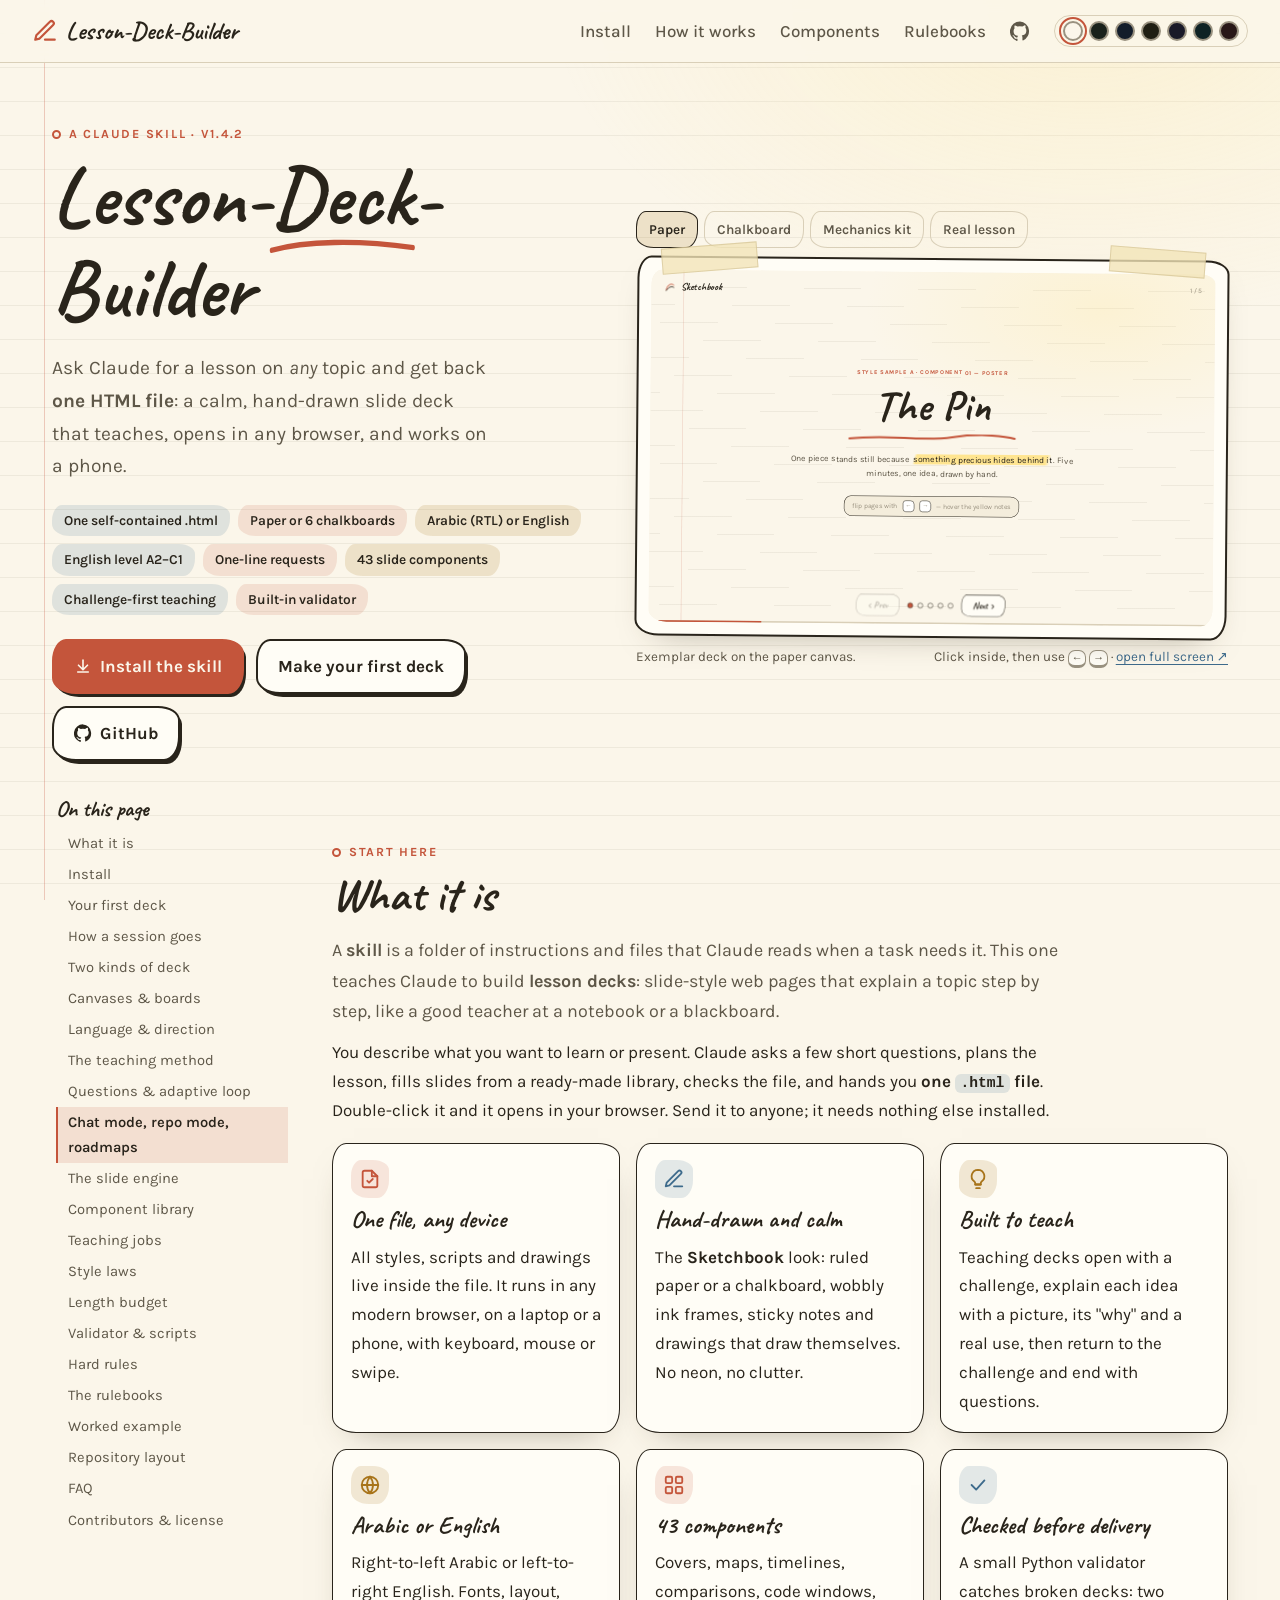
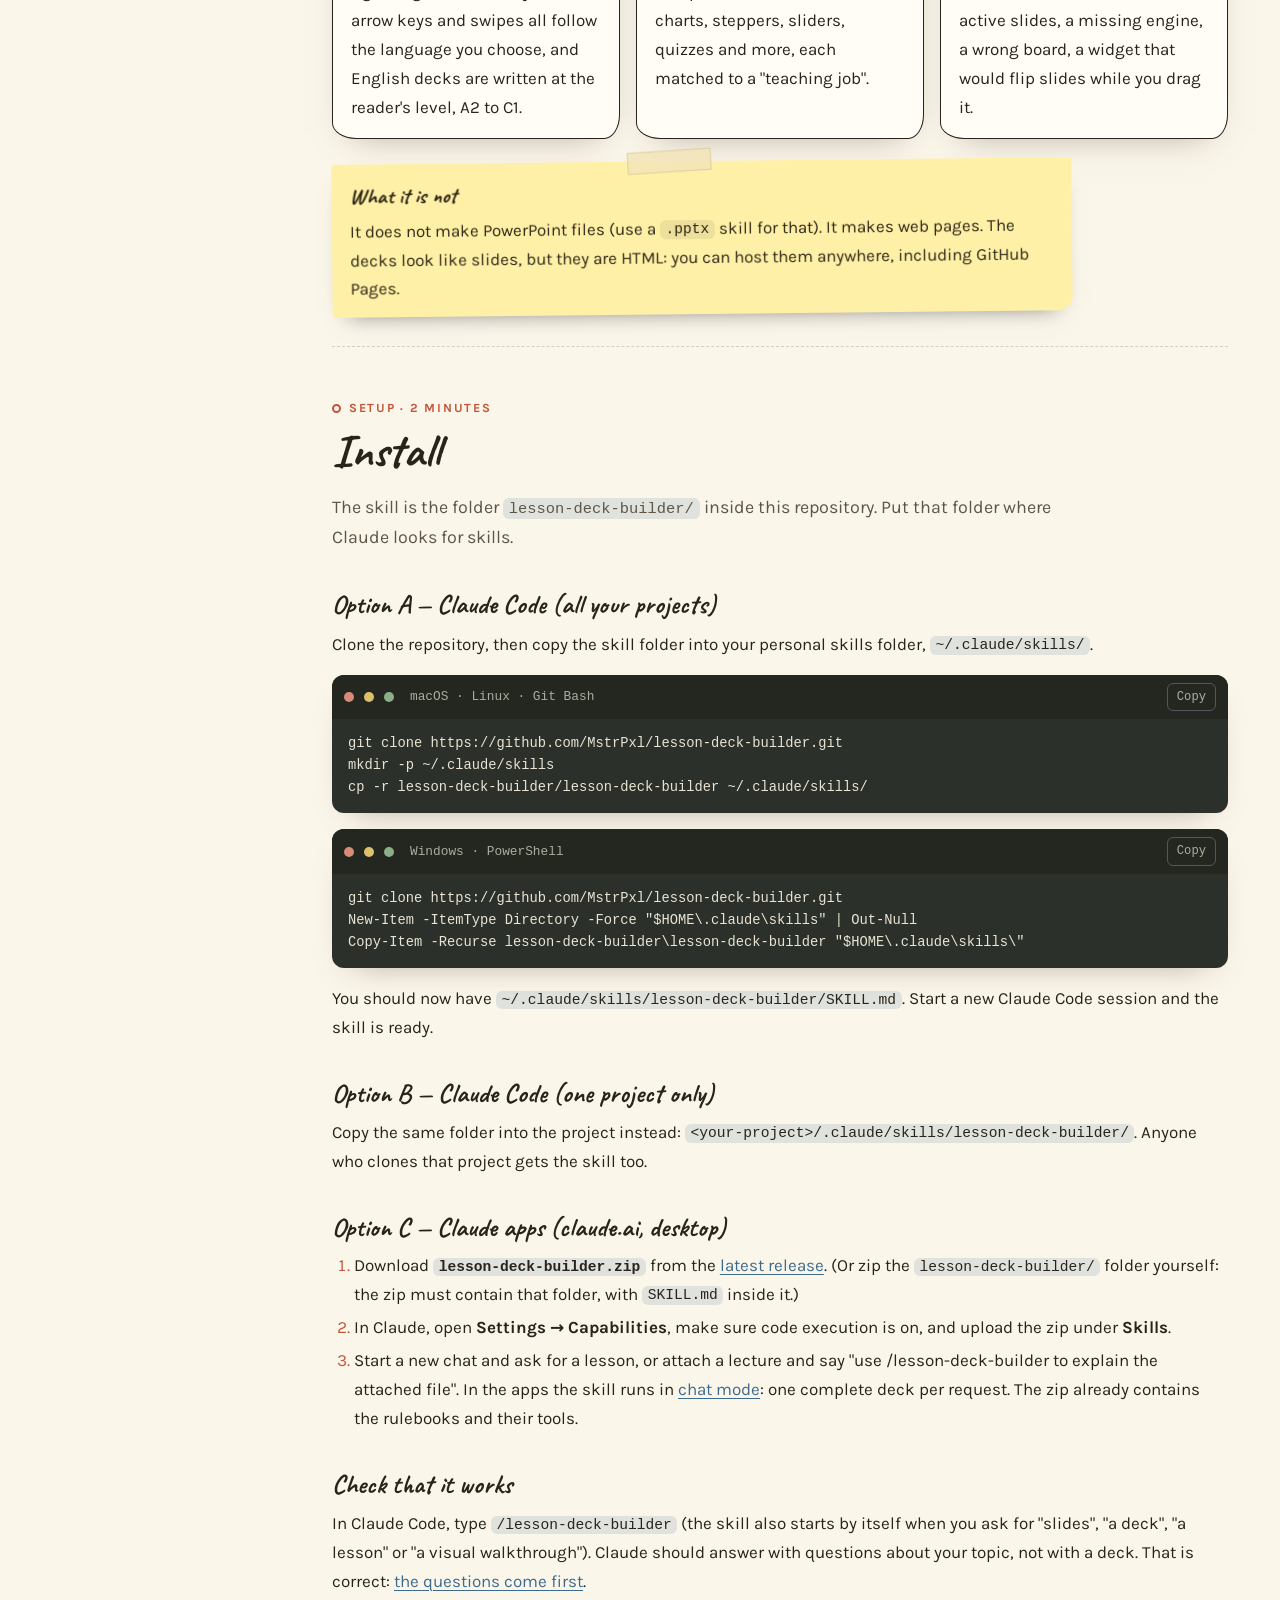
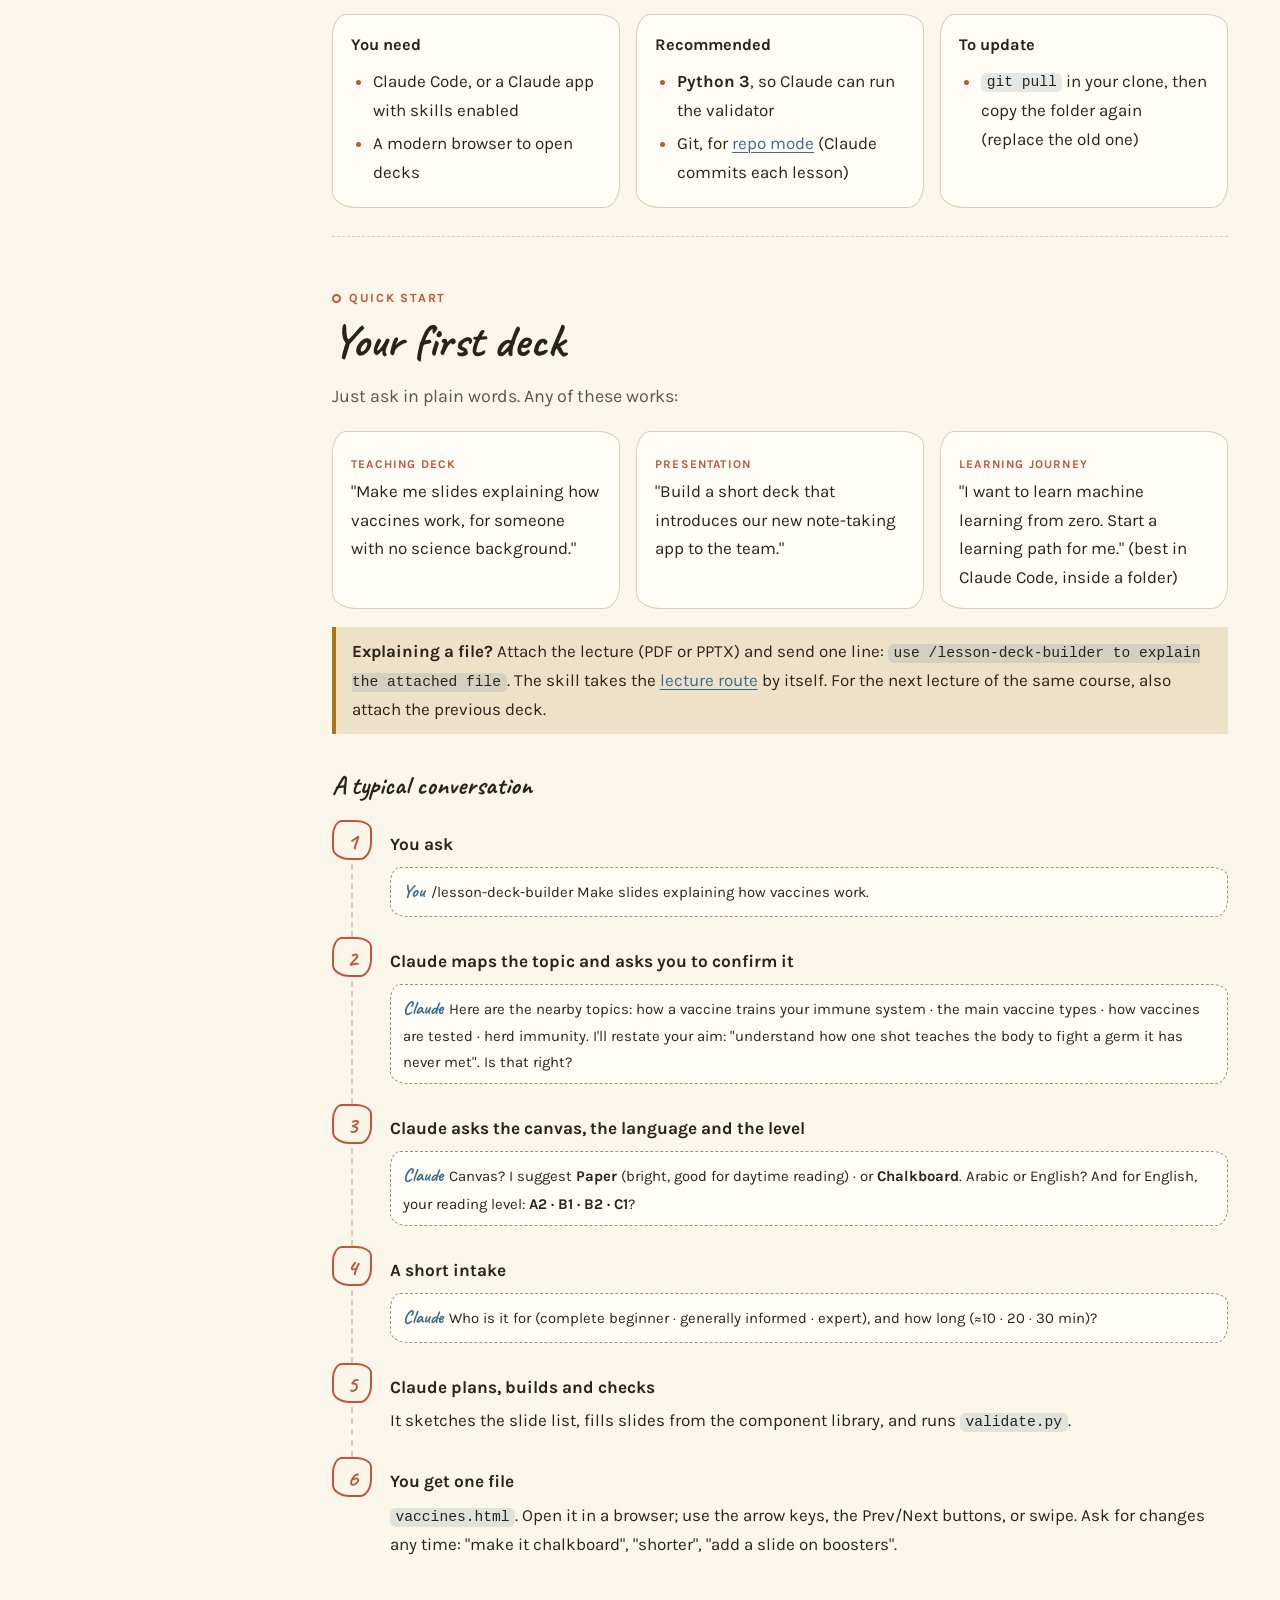
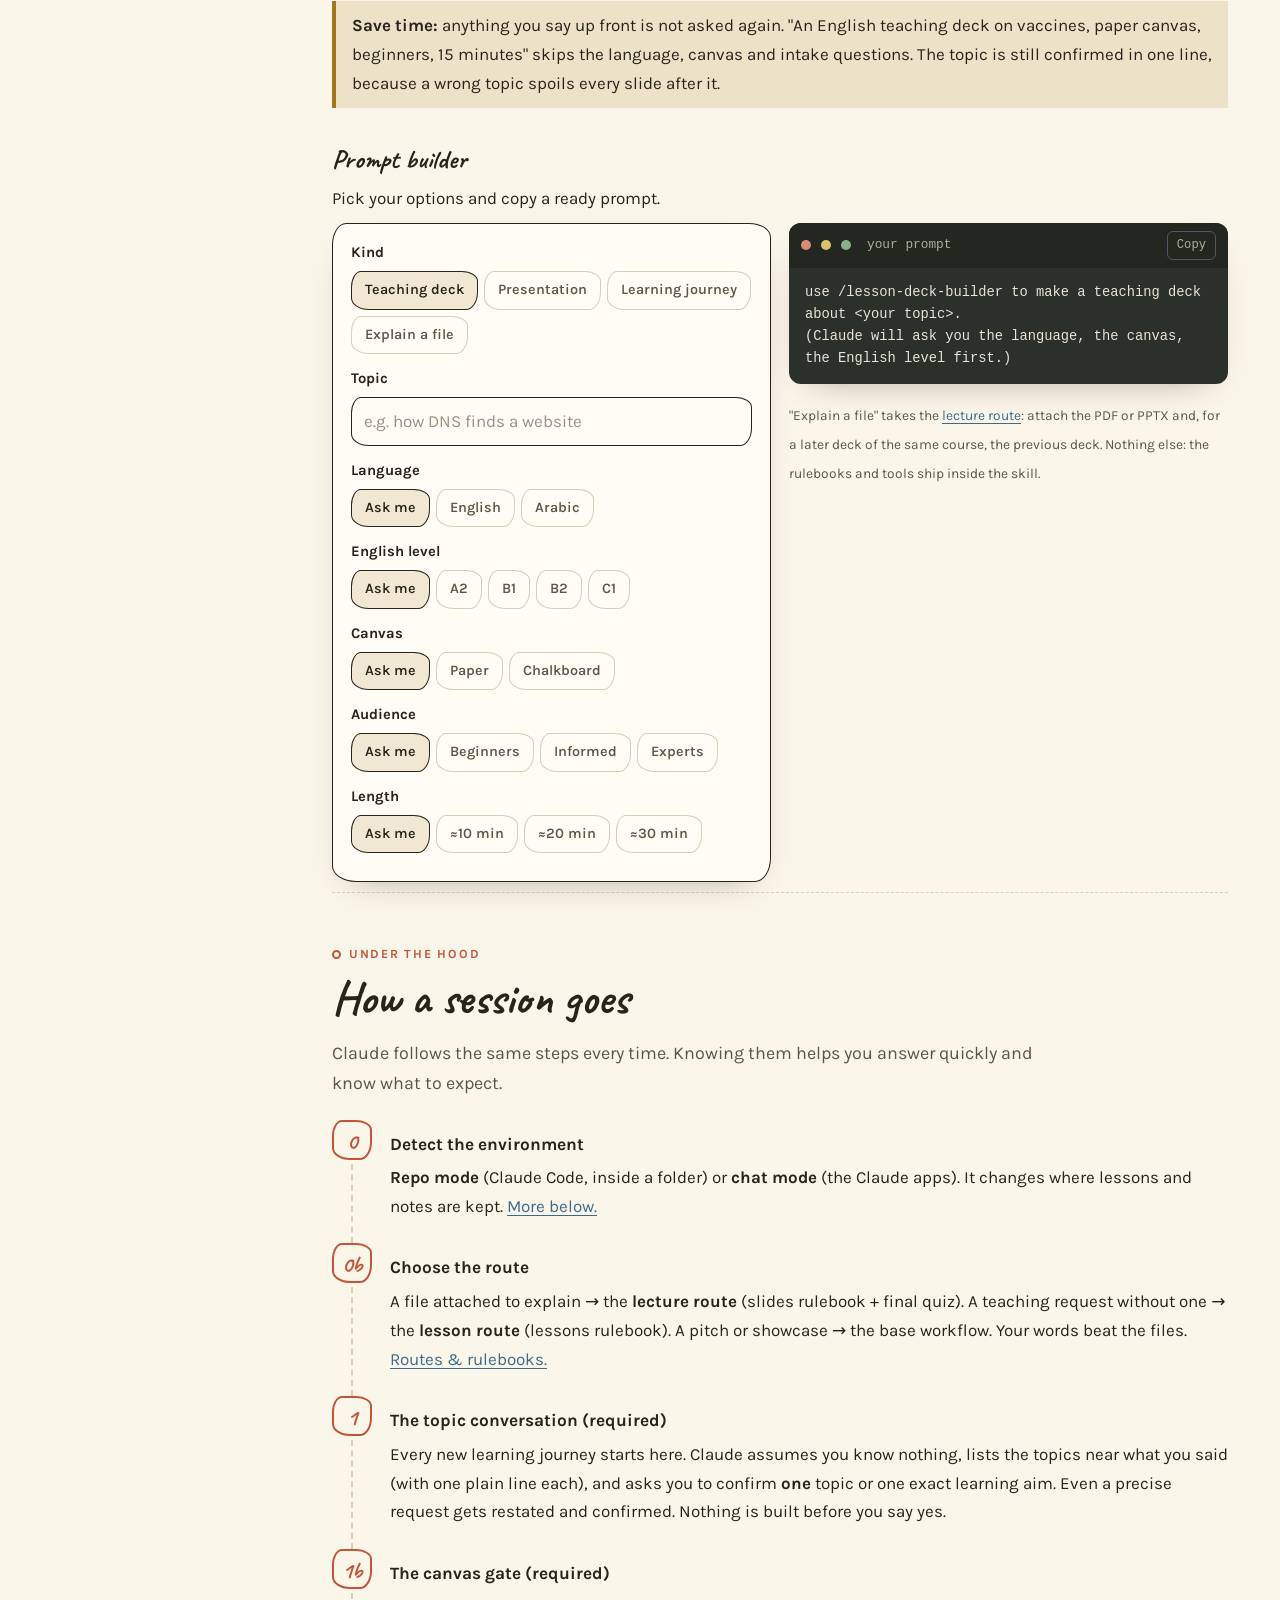
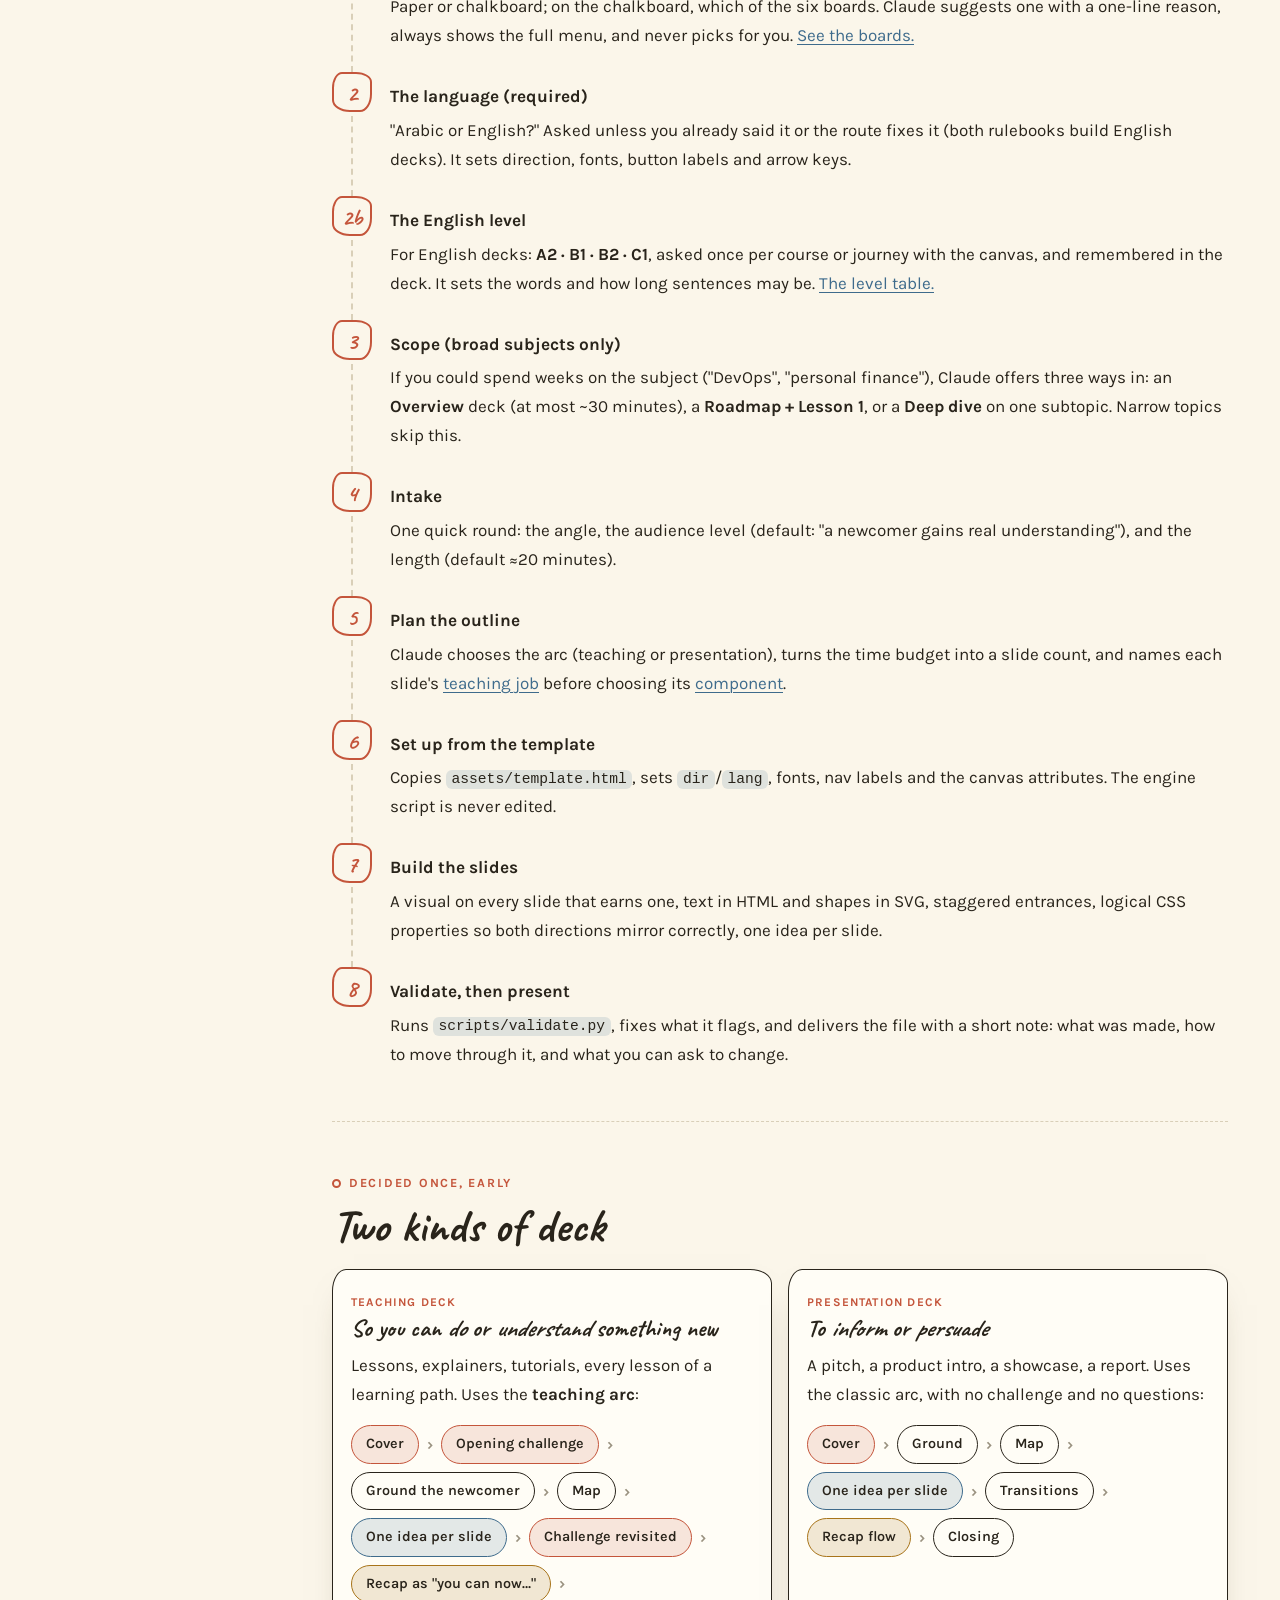
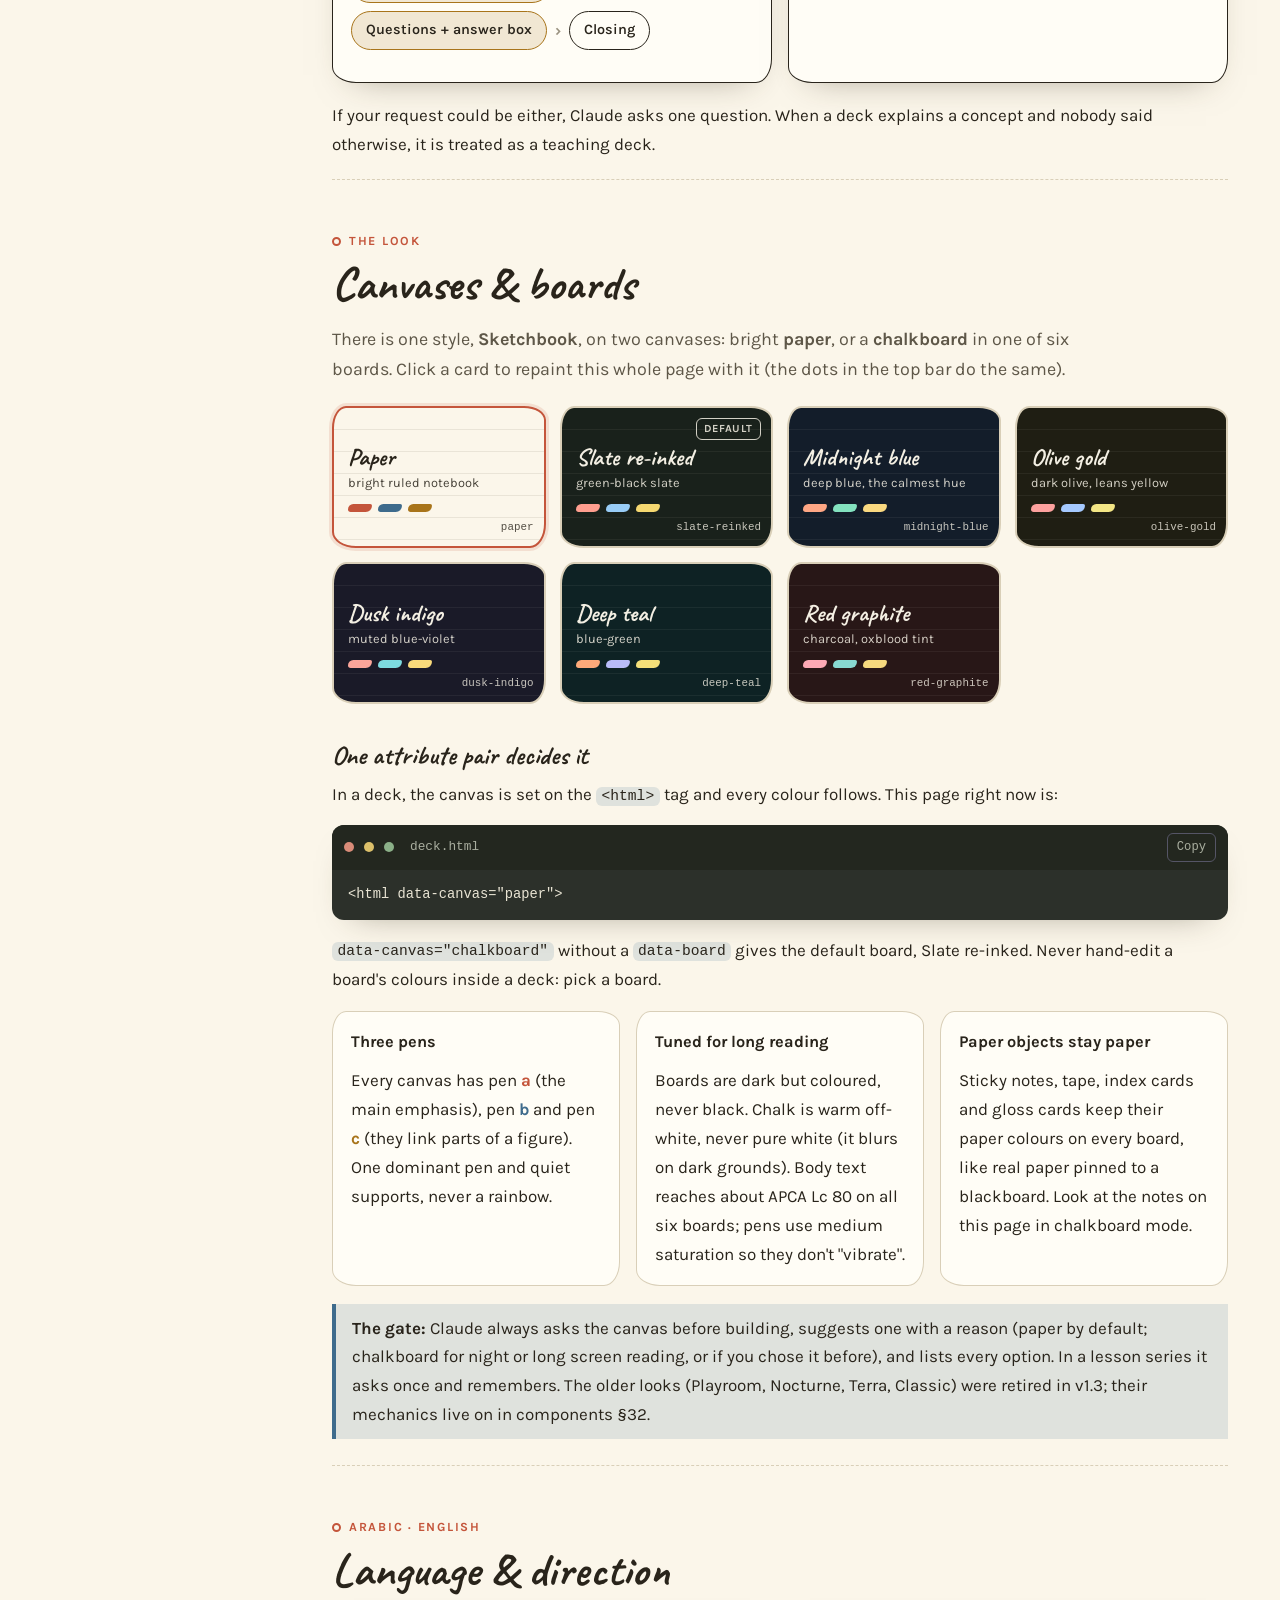
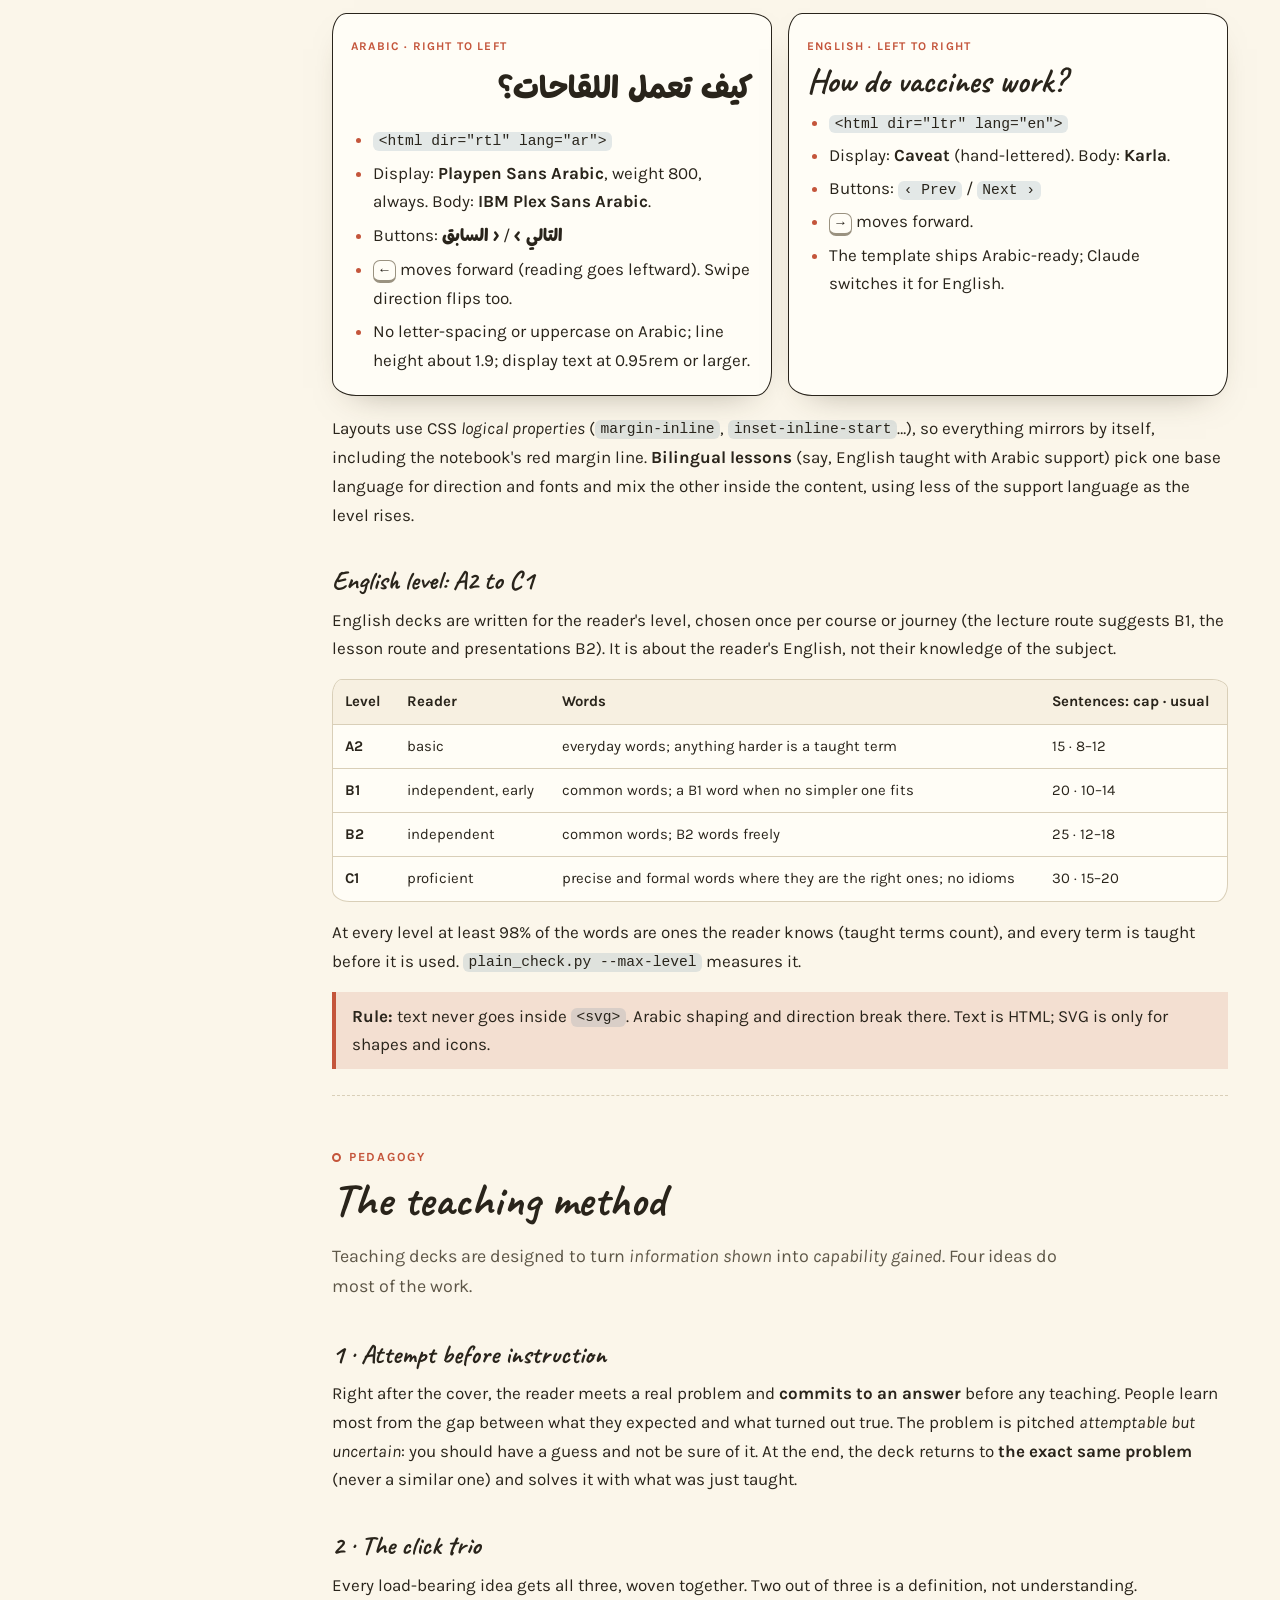
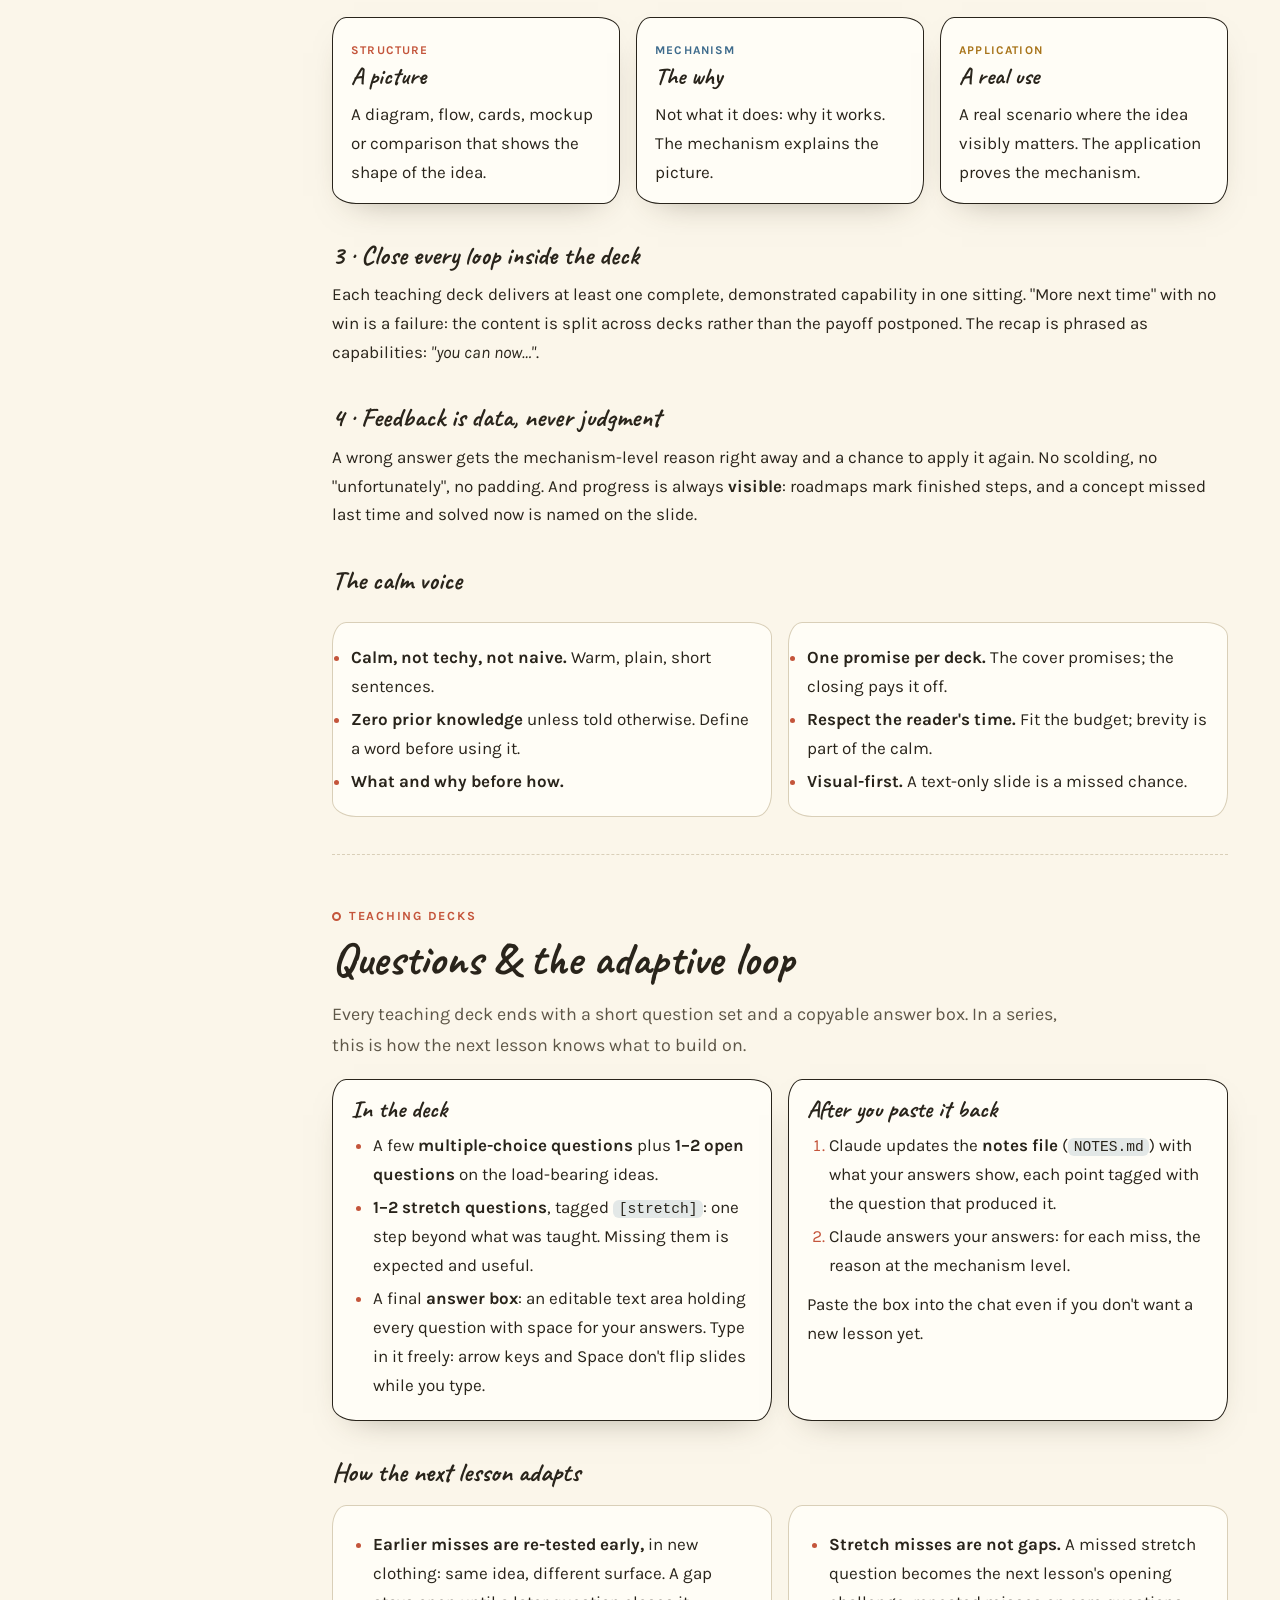
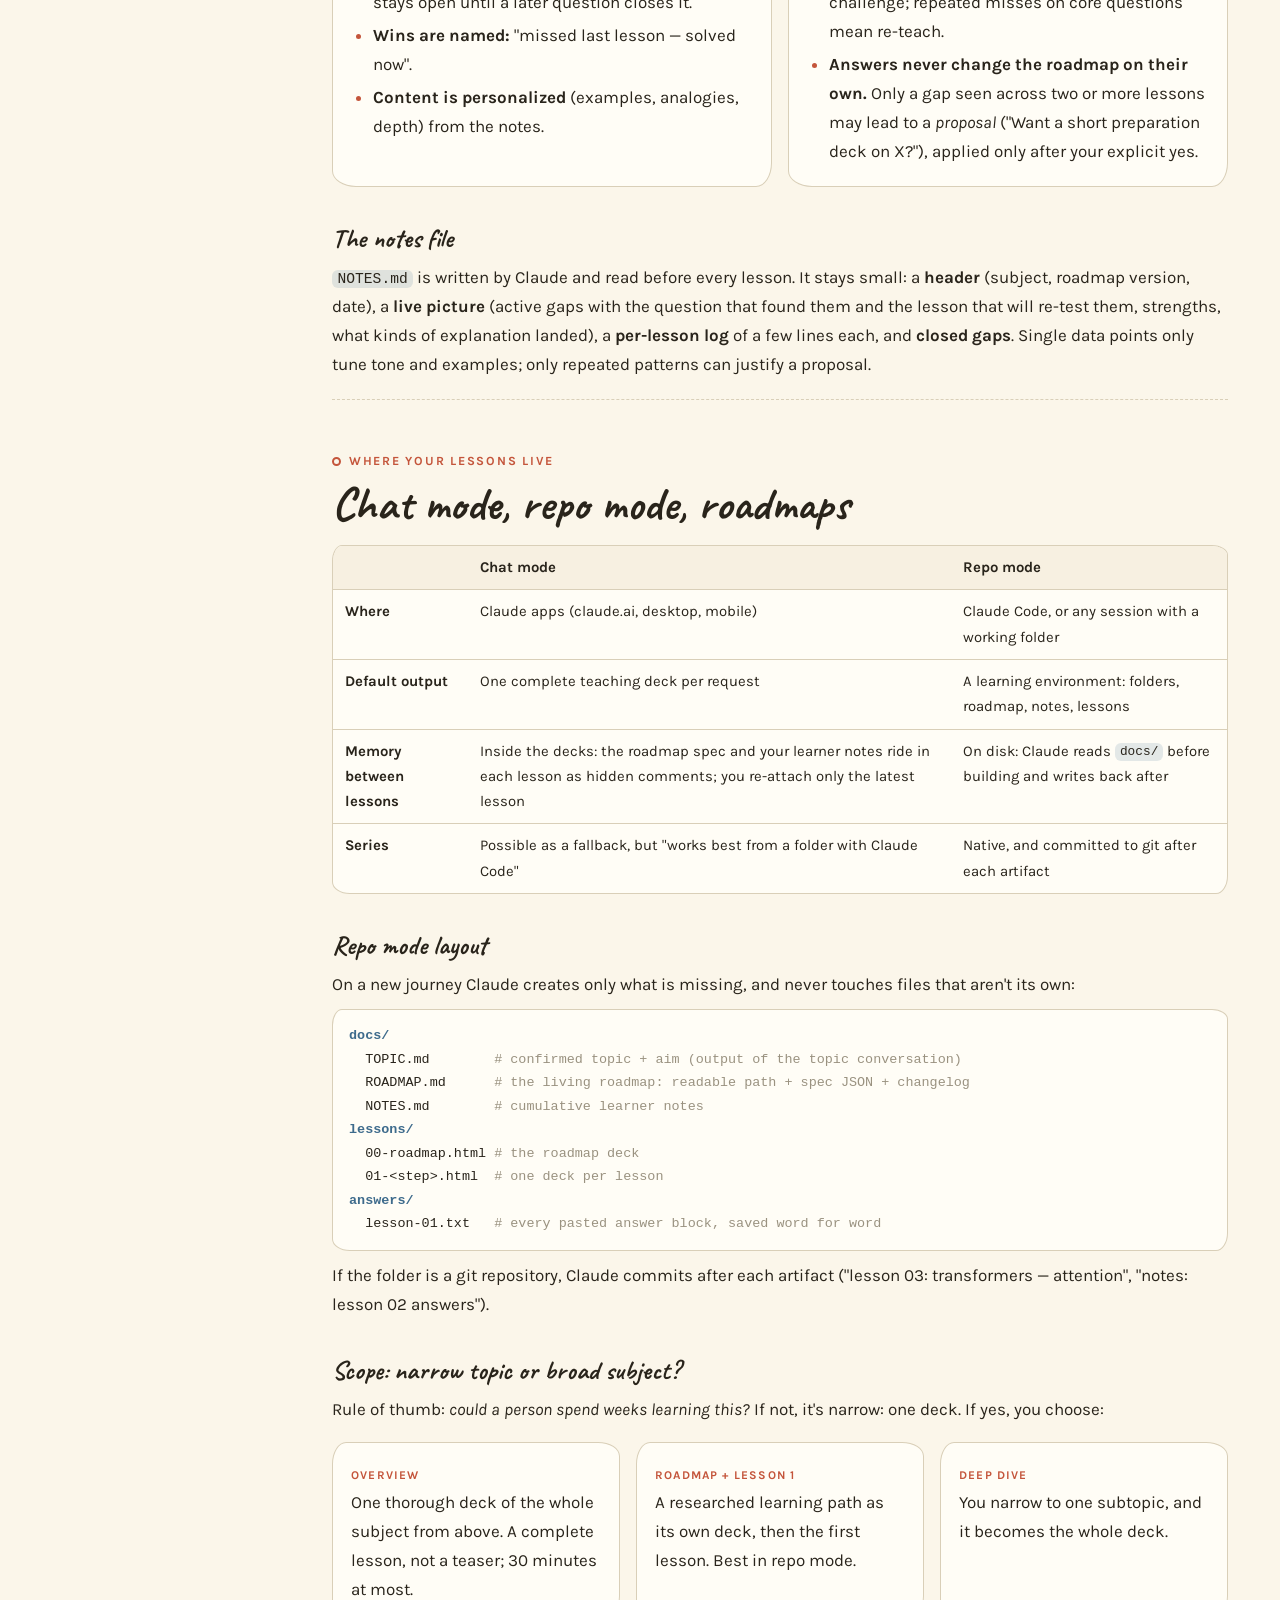
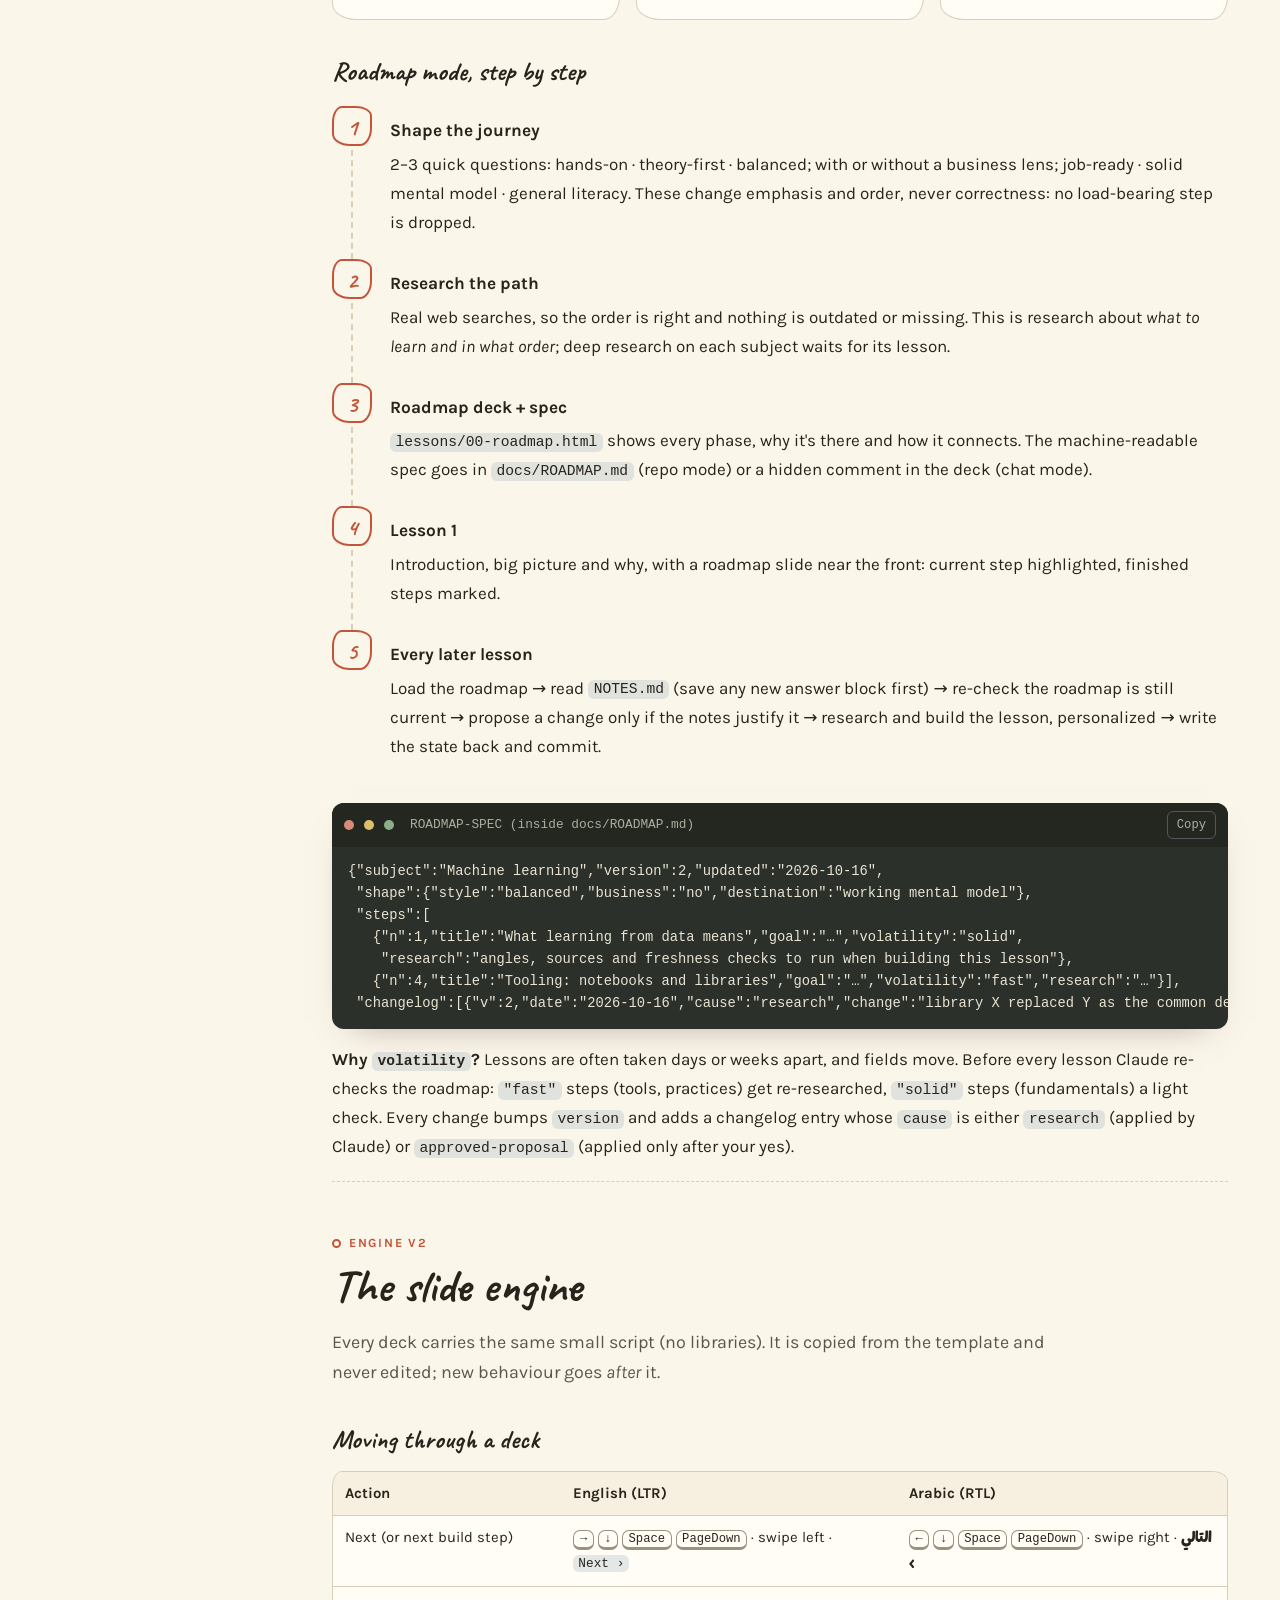
<file: index.html>
<!DOCTYPE html>
<html lang="en" dir="ltr" data-canvas="paper">
<head>
<meta charset="UTF-8" />
<meta name="viewport" content="width=device-width, initial-scale=1.0" />
<title>Lesson-Deck-Builder — a Claude skill for hand-drawn HTML lesson decks</title>
<meta name="description" content="A Claude skill that turns any topic into a calm, hand-drawn, self-contained HTML lesson deck: slide engine, paper or chalkboard canvas, Arabic or English, 43 components, a research-based teaching method and a validator." />
<meta property="og:title" content="Lesson-Deck-Builder" />
<meta property="og:description" content="A Claude skill that turns any topic into a calm, hand-drawn HTML lesson deck — one file, any browser." />
<meta property="og:type" content="website" />
<link rel="icon" href="data:image/svg+xml,%3Csvg xmlns='http://www.w3.org/2000/svg' viewBox='0 0 24 24' fill='none' stroke='%23C4553B' stroke-width='2.2' stroke-linecap='round' stroke-linejoin='round'%3E%3Cpath d='M12 20h9'/%3E%3Cpath d='M16.5 3.5a2.1 2.1 0 0 1 3 3L7 19l-4 1 1-4Z'/%3E%3C/svg%3E" />
<script>
  /* pick the canvas before first paint: a saved choice, else the reader's light/dark preference */
  (function(){var v=null;try{v=localStorage.getItem('ldb-docs-canvas');}catch(e){}
    if(!v&&window.matchMedia&&matchMedia('(prefers-color-scheme: dark)').matches)v='slate-reinked';
    if(v&&v!=='paper'){document.documentElement.setAttribute('data-canvas','chalkboard');document.documentElement.setAttribute('data-board',v);}})();
</script>
<link rel="preconnect" href="https://fonts.googleapis.com" />
<link rel="preconnect" href="https://fonts.gstatic.com" crossorigin />
<link href="https://fonts.googleapis.com/css2?family=Caveat:wght@500;600;700&family=Karla:ital,wght@0,400;0,500;0,600;0,700;1,400&family=Playpen+Sans+Arabic:wght@800&display=swap" rel="stylesheet" />
<link rel="stylesheet" href="site/style.css" />
</head>
<body>
<div class="bg" aria-hidden="true"></div>

<!-- shared icons -->
<svg width="0" height="0" style="position:absolute" aria-hidden="true">
  <defs>
    <symbol id="i-pen" viewBox="0 0 24 24" fill="none" stroke="currentColor" stroke-width="2" stroke-linecap="round" stroke-linejoin="round"><path d="M12 20h9"/><path d="M16.5 3.5a2.1 2.1 0 0 1 3 3L7 19l-4 1 1-4Z"/></symbol>
    <symbol id="i-file" viewBox="0 0 24 24" fill="none" stroke="currentColor" stroke-width="2" stroke-linecap="round" stroke-linejoin="round"><path d="M14 3H6a2 2 0 0 0-2 2v14a2 2 0 0 0 2 2h12a2 2 0 0 0 2-2V9Z"/><polyline points="14 3 14 9 20 9"/><path d="m9 14 2 2 4-4"/></symbol>
    <symbol id="i-slides" viewBox="0 0 24 24" fill="none" stroke="currentColor" stroke-width="2" stroke-linecap="round" stroke-linejoin="round"><rect x="3" y="4" width="18" height="13" rx="2"/><path d="M8 21h8M12 17v4"/><path d="m10 8 4 2.5-4 2.5Z"/></symbol>
    <symbol id="i-globe" viewBox="0 0 24 24" fill="none" stroke="currentColor" stroke-width="2" stroke-linecap="round" stroke-linejoin="round"><circle cx="12" cy="12" r="9"/><path d="M3 12h18M12 3a14 14 0 0 1 0 18M12 3a14 14 0 0 0 0 18"/></symbol>
    <symbol id="i-grid" viewBox="0 0 24 24" fill="none" stroke="currentColor" stroke-width="2" stroke-linecap="round" stroke-linejoin="round"><rect x="3" y="3" width="7" height="7" rx="1.5"/><rect x="14" y="3" width="7" height="7" rx="1.5"/><rect x="3" y="14" width="7" height="7" rx="1.5"/><rect x="14" y="14" width="7" height="7" rx="1.5"/></symbol>
    <symbol id="i-bulb" viewBox="0 0 24 24" fill="none" stroke="currentColor" stroke-width="2" stroke-linecap="round" stroke-linejoin="round"><path d="M9 18h6M10 22h4"/><path d="M12 2a7 7 0 0 0-4 12.7c.6.5 1 1.3 1 2.1V18h6v-1.2c0-.8.4-1.6 1-2.1A7 7 0 0 0 12 2Z"/></symbol>
    <symbol id="i-check" viewBox="0 0 24 24" fill="none" stroke="currentColor" stroke-width="2" stroke-linecap="round" stroke-linejoin="round"><polyline points="5 12 10 17 19 7"/></symbol>
    <symbol id="i-board" viewBox="0 0 24 24" fill="none" stroke="currentColor" stroke-width="2" stroke-linecap="round" stroke-linejoin="round"><rect x="2" y="4" width="20" height="13" rx="1.5"/><path d="M7 21l2-4M17 21l-2-4M6 9h6M6 12h9"/></symbol>
    <symbol id="i-loop" viewBox="0 0 24 24" fill="none" stroke="currentColor" stroke-width="2" stroke-linecap="round" stroke-linejoin="round"><path d="M17 2l3 3-3 3"/><path d="M4 11V9a4 4 0 0 1 4-4h12"/><path d="M7 22l-3-3 3-3"/><path d="M20 13v2a4 4 0 0 1-4 4H4"/></symbol>
    <symbol id="i-map" viewBox="0 0 24 24" fill="none" stroke="currentColor" stroke-width="2" stroke-linecap="round" stroke-linejoin="round"><path d="M9 4 3 6v14l6-2 6 2 6-2V4l-6 2Z"/><path d="M9 4v14M15 6v14"/></symbol>
    <symbol id="i-gh" viewBox="0 0 24 24" fill="currentColor"><path d="M12 .5a12 12 0 0 0-3.8 23.4c.6.1.8-.3.8-.6v-2c-3.3.7-4-1.6-4-1.6-.6-1.4-1.4-1.8-1.4-1.8-1.1-.7.1-.7.1-.7 1.2.1 1.8 1.2 1.8 1.2 1.1 1.8 2.8 1.3 3.5 1 .1-.8.4-1.3.8-1.6-2.7-.3-5.5-1.3-5.5-5.9 0-1.3.5-2.4 1.2-3.2-.1-.3-.5-1.5.1-3.2 0 0 1-.3 3.3 1.2a11.5 11.5 0 0 1 6 0C17.3 4.7 18.3 5 18.3 5c.7 1.7.3 2.9.1 3.2.8.8 1.2 1.9 1.2 3.2 0 4.6-2.8 5.6-5.5 5.9.4.4.8 1.1.8 2.2v3.3c0 .3.2.7.8.6A12 12 0 0 0 12 .5Z"/></symbol>
    <symbol id="i-down" viewBox="0 0 24 24" fill="none" stroke="currentColor" stroke-width="2.2" stroke-linecap="round" stroke-linejoin="round"><path d="M12 4v12M6 11l6 6 6-6M5 20h14"/></symbol>
  </defs>
</svg>

<header class="topbar">
  <a class="brand" href="#top" aria-label="Lesson-Deck-Builder, top of page"><svg><use href="#i-pen"/></svg><span>Lesson-Deck-Builder</span></a>
  <nav aria-label="Main">
    <a href="#install">Install</a>
    <a href="#workflow" class="hide-sm">How it works</a>
    <a href="#components" class="hide-sm">Components</a>
    <a href="#rulebooks" class="hide-sm">Rulebooks</a>
    <a href="https://github.com/MstrPxl/lesson-deck-builder" aria-label="GitHub repository"><svg width="20" height="20" style="vertical-align:-4px"><use href="#i-gh"/></svg></a>
  </nav>
  <div class="canvas-pick" role="group" aria-label="Page canvas: paper or a chalkboard">
    <button data-set-canvas="paper" style="--sw:#FBF6EA" title="Paper" aria-label="Paper"></button>
    <button data-set-canvas="slate-reinked" style="--sw:#19211B" title="Chalkboard · Slate re-inked" aria-label="Slate re-inked"></button>
    <button data-set-canvas="midnight-blue" style="--sw:#131D2A" title="Chalkboard · Midnight blue" aria-label="Midnight blue"></button>
    <button data-set-canvas="olive-gold" style="--sw:#1F1E13" title="Chalkboard · Olive gold" aria-label="Olive gold"></button>
    <button data-set-canvas="dusk-indigo" style="--sw:#1A1A28" title="Chalkboard · Dusk indigo" aria-label="Dusk indigo"></button>
    <button data-set-canvas="deep-teal" style="--sw:#0E2224" title="Chalkboard · Deep teal" aria-label="Deep teal"></button>
    <button data-set-canvas="red-graphite" style="--sw:#281717" title="Chalkboard · Red graphite" aria-label="Red graphite"></button>
  </div>
</header>

<div class="wrap" id="top">

  <!-- ============ HERO ============ -->
  <section class="hero" aria-labelledby="hero-title">
    <div>
      <span class="eyebrow">A Claude skill · v1.4.2</span>
      <h1 id="hero-title">Lesson-<span class="u">Deck<svg viewBox="0 0 200 20" preserveAspectRatio="none" aria-hidden="true"><path d="M3 13 C 50 6, 120 5, 197 11" fill="none" stroke="currentColor" stroke-width="4" stroke-linecap="round"/></svg></span>-Builder</h1>
      <p class="tagline">Ask Claude for a lesson on <em>any</em> topic and get back <strong>one HTML file</strong>: a calm, hand-drawn slide deck that teaches, opens in any browser, and works on a phone.</p>
      <ul class="chips">
        <li>One self-contained .html</li><li>Paper or 6 chalkboards</li><li>Arabic (RTL) or English</li><li>English level A2–C1</li><li>One-line requests</li>
        <li>43 slide components</li><li>Challenge-first teaching</li><li>Built-in validator</li>
      </ul>
      <div class="cta">
        <a class="btn primary" href="#install"><svg><use href="#i-down"/></svg>Install the skill</a>
        <a class="btn" href="#first-deck">Make your first deck</a>
        <a class="btn" href="https://github.com/MstrPxl/lesson-deck-builder"><svg><use href="#i-gh"/></svg>GitHub</a>
      </div>
    </div>

    <div data-frame>
      <div class="frame-tabs" role="tablist" aria-label="Live decks">
        <button role="tab" aria-selected="true" data-src="lesson-deck-builder/assets/style-samples/sketchbook.html" data-cap="Exemplar deck on the paper canvas.">Paper</button>
        <button role="tab" aria-selected="false" data-src="lesson-deck-builder/assets/style-samples/sketchbook-chalkboard.html" data-cap="Exemplar deck on the chalkboard. Its top-bar dots switch between paper and all six boards.">Chalkboard</button>
        <button role="tab" aria-selected="false" data-src="lesson-deck-builder/assets/style-samples/sketchbook-kit.html" data-cap="The mechanics kit: steppers, lab widget, tray, duo panes, token journey, spotlight…">Mechanics kit</button>
        <button role="tab" aria-selected="false" data-src="examples/isy-05-cryptography.html" data-cap="A real lesson: a university lecture on cryptography, built with both rulebooks.">Real lesson</button>
      </div>
      <div class="frame"><div class="vp"><iframe title="Live lesson deck" loading="lazy"></iframe></div></div>
      <div class="frame-foot"><span data-caption>Exemplar deck on the paper canvas.</span><span>Click inside, then use <kbd>←</kbd> <kbd>→</kbd> · <a data-open href="lesson-deck-builder/assets/style-samples/sketchbook.html" target="_blank" rel="noopener">open full screen ↗</a></span></div>
    </div>
  </section>

  <details class="toc-sm">
    <summary>Contents</summary>
    <ol>
      <li><a href="#overview">What it is</a></li><li><a href="#install">Install</a></li><li><a href="#first-deck">Your first deck</a></li>
      <li><a href="#workflow">How a session goes</a></li><li><a href="#deck-kinds">Two kinds of deck</a></li><li><a href="#canvases">Canvases &amp; boards</a></li>
      <li><a href="#language">Language &amp; direction</a></li><li><a href="#teaching">The teaching method</a></li><li><a href="#questions">Questions &amp; adaptive loop</a></li>
      <li><a href="#modes">Chat mode, repo mode, roadmaps</a></li><li><a href="#engine">The slide engine</a></li><li><a href="#components">Component library</a></li>
      <li><a href="#use-cases">Teaching jobs</a></li><li><a href="#style">Style laws</a></li><li><a href="#length">Length budget</a></li>
      <li><a href="#validate">Validator &amp; scripts</a></li><li><a href="#rules">Hard rules</a></li><li><a href="#rulebooks">The rulebooks</a></li>
      <li><a href="#example">Worked example</a></li><li><a href="#repo">Repository layout</a></li><li><a href="#faq">FAQ</a></li><li><a href="#credits">Contributors &amp; license</a></li>
    </ol>
  </details>

  <div class="layout">
    <aside class="toc" aria-label="On this page">
      <h3>On this page</h3>
      <ol>
        <li><a href="#overview">What it is</a></li>
        <li><a href="#install">Install</a></li>
        <li><a href="#first-deck">Your first deck</a></li>
        <li><a href="#workflow">How a session goes</a></li>
        <li><a href="#deck-kinds">Two kinds of deck</a></li>
        <li><a href="#canvases">Canvases &amp; boards</a></li>
        <li><a href="#language">Language &amp; direction</a></li>
        <li><a href="#teaching">The teaching method</a></li>
        <li><a href="#questions">Questions &amp; adaptive loop</a></li>
        <li><a href="#modes">Chat mode, repo mode, roadmaps</a></li>
        <li><a href="#engine">The slide engine</a></li>
        <li><a href="#components">Component library</a></li>
        <li><a href="#use-cases">Teaching jobs</a></li>
        <li><a href="#style">Style laws</a></li>
        <li><a href="#length">Length budget</a></li>
        <li><a href="#validate">Validator &amp; scripts</a></li>
        <li><a href="#rules">Hard rules</a></li>
        <li><a href="#rulebooks">The rulebooks</a></li>
        <li><a href="#example">Worked example</a></li>
        <li><a href="#repo">Repository layout</a></li>
        <li><a href="#faq">FAQ</a></li>
        <li><a href="#credits">Contributors &amp; license</a></li>
      </ol>
    </aside>

    <main>

<!-- ============ OVERVIEW ============ -->
<section class="doc" id="overview">
  <span class="eyebrow">Start here</span>
  <h2>What it is</h2>
  <p class="lead">A <strong>skill</strong> is a folder of instructions and files that Claude reads when a task needs it. This one teaches Claude to build <strong>lesson decks</strong>: slide-style web pages that explain a topic step by step, like a good teacher at a notebook or a blackboard.</p>
  <p class="measure">You describe what you want to learn or present. Claude asks a few short questions, plans the lesson, fills slides from a ready-made library, checks the file, and hands you <strong>one <code>.html</code> file</strong>. Double-click it and it opens in your browser. Send it to anyone; it needs nothing else installed.</p>

  <div class="grid g3">
    <div class="card"><div class="ico"><svg><use href="#i-file"/></svg></div><h3>One file, any device</h3><p>All styles, scripts and drawings live inside the file. It runs in any modern browser, on a laptop or a phone, with keyboard, mouse or swipe.</p></div>
    <div class="card b"><div class="ico"><svg><use href="#i-pen"/></svg></div><h3>Hand-drawn and calm</h3><p>The <strong>Sketchbook</strong> look: ruled paper or a chalkboard, wobbly ink frames, sticky notes and drawings that draw themselves. No neon, no clutter.</p></div>
    <div class="card c"><div class="ico"><svg><use href="#i-bulb"/></svg></div><h3>Built to teach</h3><p>Teaching decks open with a challenge, explain each idea with a picture, its "why" and a real use, then return to the challenge and end with questions.</p></div>
    <div class="card c"><div class="ico"><svg><use href="#i-globe"/></svg></div><h3>Arabic or English</h3><p>Right-to-left Arabic or left-to-right English. Fonts, layout, arrow keys and swipes all follow the language you choose, and English decks are written at the reader's level, A2 to C1.</p></div>
    <div class="card"><div class="ico"><svg><use href="#i-grid"/></svg></div><h3>43 components</h3><p>Covers, maps, timelines, comparisons, code windows, charts, steppers, sliders, quizzes and more, each matched to a "teaching job".</p></div>
    <div class="card b"><div class="ico"><svg><use href="#i-check"/></svg></div><h3>Checked before delivery</h3><p>A small Python validator catches broken decks: two active slides, a missing engine, a wrong board, a widget that would flip slides while you drag it.</p></div>
  </div>

  <div class="note"><span class="nt">What it is not</span>It does not make PowerPoint files (use a <code>.pptx</code> skill for that). It makes web pages. The decks look like slides, but they are HTML: you can host them anywhere, including GitHub Pages.</div>
</section>

<!-- ============ INSTALL ============ -->
<section class="doc" id="install">
  <span class="eyebrow">Setup · 2 minutes</span>
  <h2>Install</h2>
  <p class="lead">The skill is the folder <code>lesson-deck-builder/</code> inside this repository. Put that folder where Claude looks for skills.</p>

  <h3>Option A — Claude Code (all your projects)</h3>
  <p>Clone the repository, then copy the skill folder into your personal skills folder, <code>~/.claude/skills/</code>.</p>
  <div class="code"><div class="bar"><i style="background:#d98b78"></i><i style="background:#dcc06a"></i><i style="background:#8bb088"></i><span class="t">macOS · Linux · Git Bash</span><button class="copy">Copy</button></div>
<pre><code>git clone https://github.com/MstrPxl/lesson-deck-builder.git
mkdir -p ~/.claude/skills
cp -r lesson-deck-builder/lesson-deck-builder ~/.claude/skills/</code></pre></div>
  <div class="code"><div class="bar"><i style="background:#d98b78"></i><i style="background:#dcc06a"></i><i style="background:#8bb088"></i><span class="t">Windows · PowerShell</span><button class="copy">Copy</button></div>
<pre><code>git clone https://github.com/MstrPxl/lesson-deck-builder.git
New-Item -ItemType Directory -Force "$HOME\.claude\skills" | Out-Null
Copy-Item -Recurse lesson-deck-builder\lesson-deck-builder "$HOME\.claude\skills\"</code></pre></div>
  <p>You should now have <code>~/.claude/skills/lesson-deck-builder/SKILL.md</code>. Start a new Claude Code session and the skill is ready.</p>

  <h3>Option B — Claude Code (one project only)</h3>
  <p>Copy the same folder into the project instead: <code>&lt;your-project&gt;/.claude/skills/lesson-deck-builder/</code>. Anyone who clones that project gets the skill too.</p>

  <h3>Option C — Claude apps (claude.ai, desktop)</h3>
  <ol>
    <li>Download <strong><code>lesson-deck-builder.zip</code></strong> from the <a href="https://github.com/MstrPxl/lesson-deck-builder/releases/latest">latest release</a>. (Or zip the <code>lesson-deck-builder/</code> folder yourself: the zip must contain that folder, with <code>SKILL.md</code> inside it.)</li>
    <li>In Claude, open <strong>Settings → Capabilities</strong>, make sure code execution is on, and upload the zip under <strong>Skills</strong>.</li>
    <li>Start a new chat and ask for a lesson, or attach a lecture and say "use /lesson-deck-builder to explain the attached file". In the apps the skill runs in <a href="#modes">chat mode</a>: one complete deck per request. The zip already contains the rulebooks and their tools.</li>
  </ol>

  <h3>Check that it works</h3>
  <p>In Claude Code, type <code>/lesson-deck-builder</code> (the skill also starts by itself when you ask for "slides", "a deck", "a lesson" or "a visual walkthrough"). Claude should answer with questions about your topic, not with a deck. That is correct: <a href="#workflow">the questions come first</a>.</p>

  <div class="grid g3">
    <div class="card soft"><h4 class="mt0">You need</h4><ul><li>Claude Code, or a Claude app with skills enabled</li><li>A modern browser to open decks</li></ul></div>
    <div class="card soft"><h4 class="mt0">Recommended</h4><ul><li><strong>Python 3</strong>, so Claude can run the validator</li><li>Git, for <a href="#modes">repo mode</a> (Claude commits each lesson)</li></ul></div>
    <div class="card soft"><h4 class="mt0">To update</h4><ul><li><code>git pull</code> in your clone, then copy the folder again (replace the old one)</li></ul></div>
  </div>
</section>

<!-- ============ FIRST DECK ============ -->
<section class="doc" id="first-deck">
  <span class="eyebrow">Quick start</span>
  <h2>Your first deck</h2>
  <p class="lead">Just ask in plain words. Any of these works:</p>
  <div class="grid g3">
    <div class="card soft"><span class="tag">Teaching deck</span><p class="mt0">"Make me slides explaining how vaccines work, for someone with no science background."</p></div>
    <div class="card soft"><span class="tag">Presentation</span><p class="mt0">"Build a short deck that introduces our new note-taking app to the team."</p></div>
    <div class="card soft"><span class="tag">Learning journey</span><p class="mt0">"I want to learn machine learning from zero. Start a learning path for me." (best in Claude Code, inside a folder)</p></div>
  </div>

  <div class="aside ok"><strong>Explaining a file?</strong> Attach the lecture (PDF or PPTX) and send one line: <code>use /lesson-deck-builder to explain the attached file</code>. The skill takes the <a href="#rulebooks">lecture route</a> by itself. For the next lecture of the same course, also attach the previous deck.</div>

  <h3>A typical conversation</h3>
  <ol class="steps">
    <li data-n="1"><h4>You ask</h4><span class="say"><b>You</b>/lesson-deck-builder Make slides explaining how vaccines work.</span></li>
    <li data-n="2"><h4>Claude maps the topic and asks you to confirm it</h4><span class="say"><b>Claude</b>Here are the nearby topics: how a vaccine trains your immune system · the main vaccine types · how vaccines are tested · herd immunity. I'll restate your aim: "understand how one shot teaches the body to fight a germ it has never met". Is that right?</span></li>
    <li data-n="3"><h4>Claude asks the canvas, the language and the level</h4><span class="say"><b>Claude</b>Canvas? I suggest <strong>Paper</strong> (bright, good for daytime reading) · or <strong>Chalkboard</strong>. Arabic or English? And for English, your reading level: <strong>A2 · B1 · B2 · C1</strong>?</span></li>
    <li data-n="4"><h4>A short intake</h4><span class="say"><b>Claude</b>Who is it for (complete beginner · generally informed · expert), and how long (≈10 · 20 · 30 min)?</span></li>
    <li data-n="5"><h4>Claude plans, builds and checks</h4><p>It sketches the slide list, fills slides from the component library, and runs <code>validate.py</code>.</p></li>
    <li data-n="6"><h4>You get one file</h4><p><code>vaccines.html</code>. Open it in a browser; use the arrow keys, the Prev/Next buttons, or swipe. Ask for changes any time: "make it chalkboard", "shorter", "add a slide on boosters".</p></li>
  </ol>
  <div class="aside ok"><strong>Save time:</strong> anything you say up front is not asked again. "An English teaching deck on vaccines, paper canvas, beginners, 15 minutes" skips the language, canvas and intake questions. The topic is still confirmed in one line, because a wrong topic spoils every slide after it.</div>

  <h3 id="prompt-builder">Prompt builder</h3>
  <p>Pick your options and copy a ready prompt.</p>
  <div class="builder">
    <form id="pb" class="card" onsubmit="return false">
      <fieldset class="field"><legend>Kind</legend><div class="seg">
        <label><input type="radio" name="mode" value="teach" checked><span>Teaching deck</span></label>
        <label><input type="radio" name="mode" value="present"><span>Presentation</span></label>
        <label><input type="radio" name="mode" value="journey"><span>Learning journey</span></label>
        <label><input type="radio" name="mode" value="rulebook"><span>Explain a file</span></label>
      </div></fieldset>
      <div class="field" data-teach-only><label for="pb-topic">Topic</label><input type="text" id="pb-topic" placeholder="e.g. how DNS finds a website" /></div>
      <fieldset class="field" data-teach-only><legend>Language</legend><div class="seg">
        <label><input type="radio" name="lang" value="ask" checked><span>Ask me</span></label>
        <label><input type="radio" name="lang" value="English"><span>English</span></label>
        <label><input type="radio" name="lang" value="Arabic"><span>Arabic</span></label>
      </div></fieldset>
      <fieldset class="field"><legend>English level</legend><div class="seg">
        <label><input type="radio" name="elevel" value="ask" checked><span>Ask me</span></label>
        <label><input type="radio" name="elevel" value="A2"><span>A2</span></label>
        <label><input type="radio" name="elevel" value="B1"><span>B1</span></label>
        <label><input type="radio" name="elevel" value="B2"><span>B2</span></label>
        <label><input type="radio" name="elevel" value="C1"><span>C1</span></label>
      </div></fieldset>
      <fieldset class="field"><legend>Canvas</legend><div class="seg">
        <label><input type="radio" name="canvas" value="ask" checked><span>Ask me</span></label>
        <label><input type="radio" name="canvas" value="paper"><span>Paper</span></label>
        <label><input type="radio" name="canvas" value="chalkboard"><span>Chalkboard</span></label>
      </div></fieldset>
      <fieldset class="field hidden" id="pb-board-row"><legend>Board</legend><div class="seg">
        <label><input type="radio" name="board" value="slate-reinked" checked><span>Slate re-inked</span></label>
        <label><input type="radio" name="board" value="midnight-blue"><span>Midnight blue</span></label>
        <label><input type="radio" name="board" value="olive-gold"><span>Olive gold</span></label>
        <label><input type="radio" name="board" value="dusk-indigo"><span>Dusk indigo</span></label>
        <label><input type="radio" name="board" value="deep-teal"><span>Deep teal</span></label>
        <label><input type="radio" name="board" value="red-graphite"><span>Red graphite</span></label>
      </div></fieldset>
      <fieldset class="field" data-teach-only><legend>Audience</legend><div class="seg">
        <label><input type="radio" name="level" value="ask" checked><span>Ask me</span></label>
        <label><input type="radio" name="level" value="complete beginners"><span>Beginners</span></label>
        <label><input type="radio" name="level" value="generally informed readers"><span>Informed</span></label>
        <label><input type="radio" name="level" value="experts"><span>Experts</span></label>
      </div></fieldset>
      <fieldset class="field" data-teach-only><legend>Length</legend><div class="seg">
        <label><input type="radio" name="len" value="ask" checked><span>Ask me</span></label>
        <label><input type="radio" name="len" value="10"><span>≈10 min</span></label>
        <label><input type="radio" name="len" value="20"><span>≈20 min</span></label>
        <label><input type="radio" name="len" value="30"><span>≈30 min</span></label>
      </div></fieldset>
    </form>
    <div>
      <div class="code" style="margin-top:0"><div class="bar"><i style="background:#d98b78"></i><i style="background:#dcc06a"></i><i style="background:#8bb088"></i><span class="t">your prompt</span><button class="copy" id="pb-copy" type="button">Copy</button></div>
<pre id="pb-out" aria-live="polite"></pre></div>
      <p class="muted"><small>"Explain a file" takes the <a href="#rulebooks">lecture route</a>: attach the PDF or PPTX and, for a later deck of the same course, the previous deck. Nothing else: the rulebooks and tools ship inside the skill.</small></p>
    </div>
  </div>
</section>

<!-- ============ WORKFLOW ============ -->
<section class="doc" id="workflow">
  <span class="eyebrow">Under the hood</span>
  <h2>How a session goes</h2>
  <p class="lead">Claude follows the same steps every time. Knowing them helps you answer quickly and know what to expect.</p>
  <ol class="steps">
    <li data-n="0"><h4>Detect the environment</h4><p><strong>Repo mode</strong> (Claude Code, inside a folder) or <strong>chat mode</strong> (the Claude apps). It changes where lessons and notes are kept. <a href="#modes">More below.</a></p></li>
    <li data-n="0b"><h4>Choose the route</h4><p>A file attached to explain → the <strong>lecture route</strong> (slides rulebook + final quiz). A teaching request without one → the <strong>lesson route</strong> (lessons rulebook). A pitch or showcase → the base workflow. Your words beat the files. <a href="#rulebooks">Routes &amp; rulebooks.</a></p></li>
    <li data-n="1"><h4>The topic conversation (required)</h4><p>Every new learning journey starts here. Claude assumes you know nothing, lists the topics near what you said (with one plain line each), and asks you to confirm <strong>one</strong> topic or one exact learning aim. Even a precise request gets restated and confirmed. Nothing is built before you say yes.</p></li>
    <li data-n="1b"><h4>The canvas gate (required)</h4><p>Paper or chalkboard; on the chalkboard, which of the six boards. Claude suggests one with a one-line reason, always shows the full menu, and never picks for you. <a href="#canvases">See the boards.</a></p></li>
    <li data-n="2"><h4>The language (required)</h4><p>"Arabic or English?" Asked unless you already said it or the route fixes it (both rulebooks build English decks). It sets direction, fonts, button labels and arrow keys.</p></li>
    <li data-n="2b"><h4>The English level</h4><p>For English decks: <strong>A2 · B1 · B2 · C1</strong>, asked once per course or journey with the canvas, and remembered in the deck. It sets the words and how long sentences may be. <a href="#language">The level table.</a></p></li>
    <li data-n="3"><h4>Scope (broad subjects only)</h4><p>If you could spend weeks on the subject ("DevOps", "personal finance"), Claude offers three ways in: an <strong>Overview</strong> deck (at most ~30 minutes), a <strong>Roadmap + Lesson 1</strong>, or a <strong>Deep dive</strong> on one subtopic. Narrow topics skip this.</p></li>
    <li data-n="4"><h4>Intake</h4><p>One quick round: the angle, the audience level (default: "a newcomer gains real understanding"), and the length (default ≈20 minutes).</p></li>
    <li data-n="5"><h4>Plan the outline</h4><p>Claude chooses the arc (teaching or presentation), turns the time budget into a slide count, and names each slide's <a href="#use-cases">teaching job</a> before choosing its <a href="#components">component</a>.</p></li>
    <li data-n="6"><h4>Set up from the template</h4><p>Copies <code>assets/template.html</code>, sets <code>dir</code>/<code>lang</code>, fonts, nav labels and the canvas attributes. The engine script is never edited.</p></li>
    <li data-n="7"><h4>Build the slides</h4><p>A visual on every slide that earns one, text in HTML and shapes in SVG, staggered entrances, logical CSS properties so both directions mirror correctly, one idea per slide.</p></li>
    <li data-n="8"><h4>Validate, then present</h4><p>Runs <code>scripts/validate.py</code>, fixes what it flags, and delivers the file with a short note: what was made, how to move through it, and what you can ask to change.</p></li>
  </ol>
</section>

<!-- ============ DECK KINDS ============ -->
<section class="doc" id="deck-kinds">
  <span class="eyebrow">Decided once, early</span>
  <h2>Two kinds of deck</h2>
  <div class="grid g2">
    <div class="card">
      <span class="tag">Teaching deck</span>
      <h3>So you can <em>do</em> or <em>understand</em> something new</h3>
      <p>Lessons, explainers, tutorials, every lesson of a learning path. Uses the <strong>teaching arc</strong>:</p>
      <div class="flow"><span class="a">Cover</span><i>›</i><span class="a">Opening challenge</span><i>›</i><span>Ground the newcomer</span><i>›</i><span>Map</span><i>›</i><span class="b">One idea per slide</span><i>›</i><span class="a">Challenge revisited</span><i>›</i><span class="c">Recap as "you can now…"</span><i>›</i><span class="c">Questions + answer box</span><i>›</i><span>Closing</span></div>
    </div>
    <div class="card">
      <span class="tag">Presentation deck</span>
      <h3>To <em>inform</em> or <em>persuade</em></h3>
      <p>A pitch, a product intro, a showcase, a report. Uses the classic arc, with no challenge and no questions:</p>
      <div class="flow"><span class="a">Cover</span><i>›</i><span>Ground</span><i>›</i><span>Map</span><i>›</i><span class="b">One idea per slide</span><i>›</i><span>Transitions</span><i>›</i><span class="c">Recap flow</span><i>›</i><span>Closing</span></div>
    </div>
  </div>
  <p>If your request could be either, Claude asks one question. When a deck explains a concept and nobody said otherwise, it is treated as a teaching deck.</p>
</section>

<!-- ============ CANVASES ============ -->
<section class="doc" id="canvases">
  <span class="eyebrow">The look</span>
  <h2>Canvases &amp; boards</h2>
  <p class="lead">There is one style, <strong>Sketchbook</strong>, on two canvases: bright <strong>paper</strong>, or a <strong>chalkboard</strong> in one of six boards. Click a card to repaint this whole page with it (the dots in the top bar do the same).</p>

  <div class="boards" role="group" aria-label="Try a canvas on this page">
    <button class="board" data-set-canvas="paper" style="--bb:#FBF6EA;--bi:#29241B;--br:rgba(154,146,128,.18)"><span class="nm">Paper</span><span class="id">bright ruled notebook</span><span class="pens"><i style="--p:#C4553B"></i><i style="--p:#3E6B8C"></i><i style="--p:#A8741A"></i></span><span class="key">paper</span></button>
    <button class="board" data-set-canvas="slate-reinked" style="--bb:#19211B;--bi:#F3EFE3;--br:rgba(243,239,227,.06)"><span class="def">default</span><span class="nm">Slate re-inked</span><span class="id">green-black slate</span><span class="pens"><i style="--p:#FF9E8F"></i><i style="--p:#98CCF6"></i><i style="--p:#F5D870"></i></span><span class="key">slate-reinked</span></button>
    <button class="board" data-set-canvas="midnight-blue" style="--bb:#131D2A;--bi:#F3EFE3;--br:rgba(243,239,227,.06)"><span class="nm">Midnight blue</span><span class="id">deep blue, the calmest hue</span><span class="pens"><i style="--p:#FEA684"></i><i style="--p:#83E2BF"></i><i style="--p:#FAD980"></i></span><span class="key">midnight-blue</span></button>
    <button class="board" data-set-canvas="olive-gold" style="--bb:#1F1E13;--bi:#F3EFE3;--br:rgba(243,239,227,.06)"><span class="nm">Olive gold</span><span class="id">dark olive, leans yellow</span><span class="pens"><i style="--p:#FDA19E"></i><i style="--p:#A5C9FF"></i><i style="--p:#F3E685"></i></span><span class="key">olive-gold</span></button>
    <button class="board" data-set-canvas="dusk-indigo" style="--bb:#1A1A28;--bi:#F3EFE3;--br:rgba(243,239,227,.06)"><span class="nm">Dusk indigo</span><span class="id">muted blue-violet</span><span class="pens"><i style="--p:#FBA59A"></i><i style="--p:#7DDBE0"></i><i style="--p:#F9DA7B"></i></span><span class="key">dusk-indigo</span></button>
    <button class="board" data-set-canvas="deep-teal" style="--bb:#0E2224;--bi:#F3EFE3;--br:rgba(243,239,227,.06)"><span class="nm">Deep teal</span><span class="id">blue-green</span><span class="pens"><i style="--p:#FEAA7A"></i><i style="--p:#B9BCF9"></i><i style="--p:#F4DF79"></i></span><span class="key">deep-teal</span></button>
    <button class="board" data-set-canvas="red-graphite" style="--bb:#281717;--bi:#F4EFE3;--br:rgba(244,239,227,.06)"><span class="nm">Red graphite</span><span class="id">charcoal, oxblood tint</span><span class="pens"><i style="--p:#FDA9B5"></i><i style="--p:#88D9D1"></i><i style="--p:#F6D97E"></i></span><span class="key">red-graphite</span></button>
  </div>

  <h3>One attribute pair decides it</h3>
  <p>In a deck, the canvas is set on the <code>&lt;html&gt;</code> tag and every colour follows. This page right now is:</p>
  <div class="code"><div class="bar"><i style="background:#d98b78"></i><i style="background:#dcc06a"></i><i style="background:#8bb088"></i><span class="t">deck.html</span><button class="copy">Copy</button></div><pre><code id="canvas-attr">&lt;html data-canvas="paper"&gt;</code></pre></div>
  <p><code>data-canvas="chalkboard"</code> without a <code>data-board</code> gives the default board, Slate re-inked. Never hand-edit a board's colours inside a deck: pick a board.</p>

  <div class="grid g3">
    <div class="card soft"><h4 class="mt0">Three pens</h4><p>Every canvas has pen <span class="pen-a"><b>a</b></span> (the main emphasis), pen <span class="pen-b"><b>b</b></span> and pen <span class="pen-c"><b>c</b></span> (they link parts of a figure). One dominant pen and quiet supports, never a rainbow.</p></div>
    <div class="card soft"><h4 class="mt0">Tuned for long reading</h4><p>Boards are dark but coloured, never black. Chalk is warm off-white, never pure white (it blurs on dark grounds). Body text reaches about APCA Lc 80 on all six boards; pens use medium saturation so they don't "vibrate".</p></div>
    <div class="card soft"><h4 class="mt0">Paper objects stay paper</h4><p>Sticky notes, tape, index cards and gloss cards keep their paper colours on every board, like real paper pinned to a blackboard. Look at the notes on this page in chalkboard mode.</p></div>
  </div>
  <div class="aside"><strong>The gate:</strong> Claude always asks the canvas before building, suggests one with a reason (paper by default; chalkboard for night or long screen reading, or if you chose it before), and lists every option. In a lesson series it asks once and remembers. The older looks (Playroom, Nocturne, Terra, Classic) were retired in v1.3; their mechanics live on in components §32.</div>
</section>

<!-- ============ LANGUAGE ============ -->
<section class="doc" id="language">
  <span class="eyebrow">Arabic · English</span>
  <h2>Language &amp; direction</h2>
  <div class="grid g2">
    <div class="card">
      <span class="tag">Arabic · right to left</span>
      <p class="ar" style="font-size:1.9rem;margin:.2em 0">كيف تعمل اللقاحات؟</p>
      <ul>
        <li><code>&lt;html dir="rtl" lang="ar"&gt;</code></li>
        <li>Display: <strong>Playpen Sans Arabic</strong>, weight 800, always. Body: <strong>IBM Plex Sans Arabic</strong>.</li>
        <li>Buttons: <span class="ar">‹ السابق</span> / <span class="ar">التالي ›</span></li>
        <li><kbd>←</kbd> moves forward (reading goes leftward). Swipe direction flips too.</li>
        <li>No letter-spacing or uppercase on Arabic; line height about 1.9; display text at 0.95rem or larger.</li>
      </ul>
    </div>
    <div class="card">
      <span class="tag">English · left to right</span>
      <p class="display" style="font-size:2.1rem;margin:.1em 0">How do vaccines work?</p>
      <ul>
        <li><code>&lt;html dir="ltr" lang="en"&gt;</code></li>
        <li>Display: <strong>Caveat</strong> (hand-lettered). Body: <strong>Karla</strong>.</li>
        <li>Buttons: <code>‹ Prev</code> / <code>Next ›</code></li>
        <li><kbd>→</kbd> moves forward.</li>
        <li>The template ships Arabic-ready; Claude switches it for English.</li>
      </ul>
    </div>
  </div>
  <p>Layouts use CSS <em>logical properties</em> (<code>margin-inline</code>, <code>inset-inline-start</code>…), so everything mirrors by itself, including the notebook's red margin line. <strong>Bilingual lessons</strong> (say, English taught with Arabic support) pick one base language for direction and fonts and mix the other inside the content, using less of the support language as the level rises.</p>
  <h3>English level: A2 to C1</h3>
  <p>English decks are written for the reader's level, chosen once per course or journey (the lecture route suggests B1, the lesson route and presentations B2). It is about the reader's English, not their knowledge of the subject.</p>
  <div class="tbl"><table>
    <thead><tr><th>Level</th><th>Reader</th><th>Words</th><th>Sentences: cap · usual</th></tr></thead>
    <tbody>
      <tr><td><strong>A2</strong></td><td>basic</td><td>everyday words; anything harder is a taught term</td><td>15 · 8–12</td></tr>
      <tr><td><strong>B1</strong></td><td>independent, early</td><td>common words; a B1 word when no simpler one fits</td><td>20 · 10–14</td></tr>
      <tr><td><strong>B2</strong></td><td>independent</td><td>common words; B2 words freely</td><td>25 · 12–18</td></tr>
      <tr><td><strong>C1</strong></td><td>proficient</td><td>precise and formal words where they are the right ones; no idioms</td><td>30 · 15–20</td></tr>
    </tbody>
  </table></div>
  <p>At every level at least 98% of the words are ones the reader knows (taught terms count), and every term is taught before it is used. <code>plain_check.py --max-level</code> measures it.</p>
  <div class="aside warn"><strong>Rule:</strong> text never goes inside <code>&lt;svg&gt;</code>. Arabic shaping and direction break there. Text is HTML; SVG is only for shapes and icons.</div>
</section>

<!-- ============ TEACHING ============ -->
<section class="doc" id="teaching">
  <span class="eyebrow">Pedagogy</span>
  <h2>The teaching method</h2>
  <p class="lead">Teaching decks are designed to turn <em>information shown</em> into <em>capability gained</em>. Four ideas do most of the work.</p>

  <h3>1 · Attempt before instruction</h3>
  <p>Right after the cover, the reader meets a real problem and <strong>commits to an answer</strong> before any teaching. People learn most from the gap between what they expected and what turned out true. The problem is pitched <em>attemptable but uncertain</em>: you should have a guess and not be sure of it. At the end, the deck returns to <strong>the exact same problem</strong> (never a similar one) and solves it with what was just taught.</p>

  <h3>2 · The click trio</h3>
  <p>Every load-bearing idea gets all three, woven together. Two out of three is a definition, not understanding.</p>
  <div class="grid g3">
    <div class="card"><span class="tag">Structure</span><h3>A picture</h3><p>A diagram, flow, cards, mockup or comparison that shows the shape of the idea.</p></div>
    <div class="card b"><span class="tag" style="color:var(--blue)">Mechanism</span><h3>The why</h3><p>Not what it does: why it works. The mechanism explains the picture.</p></div>
    <div class="card c"><span class="tag" style="color:var(--yellow)">Application</span><h3>A real use</h3><p>A real scenario where the idea visibly matters. The application proves the mechanism.</p></div>
  </div>

  <h3>3 · Close every loop inside the deck</h3>
  <p>Each teaching deck delivers at least one complete, demonstrated capability in one sitting. "More next time" with no win is a failure: the content is split across decks rather than the payoff postponed. The recap is phrased as capabilities: <em>"you can now…"</em>.</p>

  <h3>4 · Feedback is data, never judgment</h3>
  <p>A wrong answer gets the mechanism-level reason right away and a chance to apply it again. No scolding, no "unfortunately", no padding. And progress is always <strong>visible</strong>: roadmaps mark finished steps, and a concept missed last time and solved now is named on the slide.</p>

  <h3>The calm voice</h3>
  <div class="grid g2">
    <ul class="card soft"><li><strong>Calm, not techy, not naive.</strong> Warm, plain, short sentences.</li><li><strong>Zero prior knowledge</strong> unless told otherwise. Define a word before using it.</li><li><strong>What and why before how.</strong></li></ul>
    <ul class="card soft"><li><strong>One promise per deck.</strong> The cover promises; the closing pays it off.</li><li><strong>Respect the reader's time.</strong> Fit the budget; brevity is part of the calm.</li><li><strong>Visual-first.</strong> A text-only slide is a missed chance.</li></ul>
  </div>
</section>

<!-- ============ QUESTIONS ============ -->
<section class="doc" id="questions">
  <span class="eyebrow">Teaching decks</span>
  <h2>Questions &amp; the adaptive loop</h2>
  <p class="lead">Every teaching deck ends with a short question set and a copyable answer box. In a series, this is how the next lesson knows what to build on.</p>

  <div class="grid g2">
    <div class="card">
      <h3>In the deck</h3>
      <ul>
        <li>A few <strong>multiple-choice questions</strong> plus <strong>1–2 open questions</strong> on the load-bearing ideas.</li>
        <li><strong>1–2 stretch questions</strong>, tagged <code>[stretch]</code>: one step beyond what was taught. Missing them is expected and useful.</li>
        <li>A final <strong>answer box</strong>: an editable text area holding every question with space for your answers. Type in it freely: arrow keys and Space don't flip slides while you type.</li>
      </ul>
    </div>
    <div class="card">
      <h3>After you paste it back</h3>
      <ol>
        <li>Claude updates the <strong>notes file</strong> (<code>NOTES.md</code>) with what your answers show, each point tagged with the question that produced it.</li>
        <li>Claude answers your answers: for each miss, the reason at the mechanism level.</li>
      </ol>
      <p>Paste the box into the chat even if you don't want a new lesson yet.</p>
    </div>
  </div>

  <h3>How the next lesson adapts</h3>
  <div class="grid g2">
    <div class="card soft"><ul>
      <li><strong>Earlier misses are re-tested early,</strong> in new clothing: same idea, different surface. A gap stays open until a later question closes it.</li>
      <li><strong>Wins are named:</strong> "missed last lesson — solved now".</li>
      <li><strong>Content is personalized</strong> (examples, analogies, depth) from the notes.</li>
    </ul></div>
    <div class="card soft"><ul>
      <li><strong>Stretch misses are not gaps.</strong> A missed stretch question becomes the next lesson's opening challenge; repeated misses on core questions mean re-teach.</li>
      <li><strong>Answers never change the roadmap on their own.</strong> Only a gap seen across two or more lessons may lead to a <em>proposal</em> ("Want a short preparation deck on X?"), applied only after your explicit yes.</li>
    </ul></div>
  </div>

  <h3>The notes file</h3>
  <p><code>NOTES.md</code> is written by Claude and read before every lesson. It stays small: a <strong>header</strong> (subject, roadmap version, date), a <strong>live picture</strong> (active gaps with the question that found them and the lesson that will re-test them, strengths, what kinds of explanation landed), a <strong>per-lesson log</strong> of a few lines each, and <strong>closed gaps</strong>. Single data points only tune tone and examples; only repeated patterns can justify a proposal.</p>
</section>

<!-- ============ MODES ============ -->
<section class="doc" id="modes">
  <span class="eyebrow">Where your lessons live</span>
  <h2>Chat mode, repo mode, roadmaps</h2>
  <div class="tbl"><table>
    <thead><tr><th></th><th>Chat mode</th><th>Repo mode</th></tr></thead>
    <tbody>
      <tr><td><strong>Where</strong></td><td>Claude apps (claude.ai, desktop, mobile)</td><td>Claude Code, or any session with a working folder</td></tr>
      <tr><td><strong>Default output</strong></td><td>One complete teaching deck per request</td><td>A learning environment: folders, roadmap, notes, lessons</td></tr>
      <tr><td><strong>Memory between lessons</strong></td><td>Inside the decks: the roadmap spec and your learner notes ride in each lesson as hidden comments; you re-attach only the latest lesson</td><td>On disk: Claude reads <code>docs/</code> before building and writes back after</td></tr>
      <tr><td><strong>Series</strong></td><td>Possible as a fallback, but "works best from a folder with Claude Code"</td><td>Native, and committed to git after each artifact</td></tr>
    </tbody>
  </table></div>

  <h3>Repo mode layout</h3>
  <p>On a new journey Claude creates only what is missing, and never touches files that aren't its own:</p>
  <div class="tree"><span class="d">docs/</span>
  TOPIC.md        <span class="m"># confirmed topic + aim (output of the topic conversation)</span>
  ROADMAP.md      <span class="m"># the living roadmap: readable path + spec JSON + changelog</span>
  NOTES.md        <span class="m"># cumulative learner notes</span>
<span class="d">lessons/</span>
  00-roadmap.html <span class="m"># the roadmap deck</span>
  01-&lt;step&gt;.html  <span class="m"># one deck per lesson</span>
<span class="d">answers/</span>
  lesson-01.txt   <span class="m"># every pasted answer block, saved word for word</span></div>
  <p>If the folder is a git repository, Claude commits after each artifact ("lesson 03: transformers — attention", "notes: lesson 02 answers").</p>

  <h3>Scope: narrow topic or broad subject?</h3>
  <p>Rule of thumb: <em>could a person spend weeks learning this?</em> If not, it's narrow: one deck. If yes, you choose:</p>
  <div class="grid g3">
    <div class="card soft"><span class="tag">Overview</span><p class="mt0">One thorough deck of the whole subject from above. A complete lesson, not a teaser; 30 minutes at most.</p></div>
    <div class="card soft"><span class="tag">Roadmap + Lesson 1</span><p class="mt0">A researched learning path as its own deck, then the first lesson. Best in repo mode.</p></div>
    <div class="card soft"><span class="tag">Deep dive</span><p class="mt0">You narrow to one subtopic, and it becomes the whole deck.</p></div>
  </div>

  <h3>Roadmap mode, step by step</h3>
  <ol class="steps">
    <li data-n="1"><h4>Shape the journey</h4><p>2–3 quick questions: hands-on · theory-first · balanced; with or without a business lens; job-ready · solid mental model · general literacy. These change emphasis and order, never correctness: no load-bearing step is dropped.</p></li>
    <li data-n="2"><h4>Research the path</h4><p>Real web searches, so the order is right and nothing is outdated or missing. This is research about <em>what to learn and in what order</em>; deep research on each subject waits for its lesson.</p></li>
    <li data-n="3"><h4>Roadmap deck + spec</h4><p><code>lessons/00-roadmap.html</code> shows every phase, why it's there and how it connects. The machine-readable spec goes in <code>docs/ROADMAP.md</code> (repo mode) or a hidden comment in the deck (chat mode).</p></li>
    <li data-n="4"><h4>Lesson 1</h4><p>Introduction, big picture and why, with a roadmap slide near the front: current step highlighted, finished steps marked.</p></li>
    <li data-n="5"><h4>Every later lesson</h4><p>Load the roadmap → read <code>NOTES.md</code> (save any new answer block first) → re-check the roadmap is still current → propose a change only if the notes justify it → research and build the lesson, personalized → write the state back and commit.</p></li>
  </ol>
  <div class="code"><div class="bar"><i style="background:#d98b78"></i><i style="background:#dcc06a"></i><i style="background:#8bb088"></i><span class="t">ROADMAP-SPEC (inside docs/ROADMAP.md)</span><button class="copy">Copy</button></div>
<pre><code>{"subject":"Machine learning","version":2,"updated":"2026-10-16",
 "shape":{"style":"balanced","business":"no","destination":"working mental model"},
 "steps":[
   {"n":1,"title":"What learning from data means","goal":"…","volatility":"solid",
    "research":"angles, sources and freshness checks to run when building this lesson"},
   {"n":4,"title":"Tooling: notebooks and libraries","goal":"…","volatility":"fast","research":"…"}],
 "changelog":[{"v":2,"date":"2026-10-16","cause":"research","change":"library X replaced Y as the common default"}]}</code></pre></div>
  <p><strong>Why <code>volatility</code>?</strong> Lessons are often taken days or weeks apart, and fields move. Before every lesson Claude re-checks the roadmap: <code>"fast"</code> steps (tools, practices) get re-researched, <code>"solid"</code> steps (fundamentals) a light check. Every change bumps <code>version</code> and adds a changelog entry whose <code>cause</code> is either <code>research</code> (applied by Claude) or <code>approved-proposal</code> (applied only after your yes).</p>
</section>

<!-- ============ ENGINE ============ -->
<section class="doc" id="engine">
  <span class="eyebrow">Engine v2</span>
  <h2>The slide engine</h2>
  <p class="lead">Every deck carries the same small script (no libraries). It is copied from the template and never edited; new behaviour goes <em>after</em> it.</p>

  <h3>Moving through a deck</h3>
  <div class="tbl"><table>
    <thead><tr><th>Action</th><th>English (LTR)</th><th>Arabic (RTL)</th></tr></thead>
    <tbody>
      <tr><td>Next (or next build step)</td><td><kbd>→</kbd> <kbd>↓</kbd> <kbd>Space</kbd> <kbd>PageDown</kbd> · swipe left · <code>Next ›</code></td><td><kbd>←</kbd> <kbd>↓</kbd> <kbd>Space</kbd> <kbd>PageDown</kbd> · swipe right · <span class="ar">التالي ›</span></td></tr>
      <tr><td>Previous (or undo a build step)</td><td><kbd>←</kbd> <kbd>↑</kbd> <kbd>PageUp</kbd> · swipe right · <code>‹ Prev</code></td><td><kbd>→</kbd> <kbd>↑</kbd> <kbd>PageUp</kbd> · swipe left · <span class="ar">‹ السابق</span></td></tr>
      <tr><td>First / last slide</td><td colspan="2"><kbd>Home</kbd> / <kbd>End</kbd> · or click a dot under the slide</td></tr>
    </tbody>
  </table></div>
  <p>A progress bar and a slide counter show where you are. Keys and swipes are ignored while you type in a field (the answer box) or work a widget marked <code>data-capture</code> (sliders, drag figures).</p>

  <h3>Anatomy of a slide</h3>
  <div class="code"><div class="bar"><i style="background:#d98b78"></i><i style="background:#dcc06a"></i><i style="background:#8bb088"></i><span class="t">between the BEGIN/END SLIDES markers</span><button class="copy">Copy</button></div>
<pre><code><span class="c">&lt;!-- the first slide, and only the first, is "slide active" --&gt;</span>
&lt;<span class="k">section</span> <span class="a">class</span>=<span class="s">"slide active"</span>&gt; … cover … &lt;/<span class="k">section</span>&gt;

&lt;<span class="k">section</span> <span class="a">class</span>=<span class="s">"slide"</span>&gt;
  <span class="c">&lt;!-- .reveal: animates in when the slide opens; --d staggers it --&gt;</span>
  &lt;<span class="k">h2</span> <span class="a">class</span>=<span class="s">"reveal"</span> <span class="a">style</span>=<span class="s">"--d:.1s"</span>&gt;How a request finds a server&lt;/<span class="k">h2</span>&gt;

  <span class="c">&lt;!-- data-build: appears one key-press at a time before the page turns --&gt;</span>
  &lt;<span class="k">div</span> <span class="a">data-build</span>=<span class="s">"1"</span>&gt;1. Your browser asks a resolver.&lt;/<span class="k">div</span>&gt;
  &lt;<span class="k">div</span> <span class="a">data-build</span>=<span class="s">"2"</span>&gt;2. The resolver asks the root.&lt;/<span class="k">div</span>&gt;
  &lt;<span class="k">div</span> <span class="a">data-build</span>=<span class="s">"3"</span>&gt;3. The answer comes back.&lt;/<span class="k">div</span>&gt;

  <span class="c">&lt;!-- data-capture: the engine leaves keys and swipes here alone --&gt;</span>
  &lt;<span class="k">input</span> <span class="a">type</span>=<span class="s">"range"</span> <span class="a">data-capture</span>&gt;
&lt;/<span class="k">section</span>&gt;</code></pre></div>

  <div class="grid g2">
    <div class="card soft"><h4 class="mt0">Builds</h4><ul>
      <li><code>data-build="0..n"</code> reveals parts one press at a time.</li>
      <li>Going back un-builds; arriving back at a slide shows it fully built.</li>
      <li><code>data-builds="n"</code> on a slide declares steps for a widget that listens to builds.</li>
      <li>Never put <code>data-build</code> and <code>.reveal</code> on the same element.</li>
    </ul></div>
    <div class="card soft"><h4 class="mt0">Events for components</h4>
      <p class="mt0">The engine fires two events on the slide element:</p>
      <ul><li><code>slideenter</code> — the slide was opened (<code>detail.from</code>)</li><li><code>build</code> — a build step changed (<code>detail.step</code>, <code>detail.of</code>)</li></ul>
    </div>
  </div>
  <div class="code"><div class="bar"><i style="background:#d98b78"></i><i style="background:#dcc06a"></i><i style="background:#8bb088"></i><span class="t">component code goes after the engine, in the same &lt;script&gt;</span><button class="copy">Copy</button></div>
<pre><code><span class="k">const</span> s = document.querySelector(<span class="s">'#dns-slide'</span>);
s.addEventListener(<span class="s">'slideenter'</span>, () =&gt; startDrawing(s));
s.addEventListener(<span class="s">'build'</span>, e =&gt; moveToken(e.detail.step, e.detail.of));</code></pre></div>
  <div class="aside warn"><strong>No storage.</strong> Decks never use <code>localStorage</code> or <code>sessionStorage</code>; all state lives in memory, so a reload starts fresh.</div>
</section>

<!-- ============ COMPONENTS ============ -->
<section class="doc" id="components">
  <span class="eyebrow">references/components.md</span>
  <h2>Component library</h2>
  <p class="lead">43 copy-paste building blocks. Every one follows the canvas, the board and the language automatically, and lists the <a href="#use-cases">teaching jobs</a> it suits, best fit first. These rankings are <strong>suggestions, not rules</strong>: a deck where every slide uses its "rank 1" component looks templated.</p>
  <p class="legend"><span style="--c:var(--red)">Core slides §1–§21</span><span style="--c:var(--blue)">Figures &amp; interaction §22–§31 (v1.2)</span><span style="--c:var(--yellow)">Skeletons &amp; ported mechanics §32a–l</span></p>

  <h3>Core slides</h3>
  <div class="cat">
    <div class="it"><span class="num">1</span><div><b>Cover slide</b><span>Title and a one-line promise.</span></div></div>
    <div class="it"><span class="num">2</span><div><b>Closing slide</b><span>The message in one line plus a simple next step.</span></div></div>
    <div class="it"><span class="num">3</span><div><b>Section head + feature cards</b><span>The "map": a preview of what's coming, or any set of parallel items.</span></div></div>
    <div class="it"><span class="num">4</span><div><b>Two-column: text + figure</b><span>Explanation beside its picture; <code>.rev</code> puts the figure first.</span></div></div>
    <div class="it"><span class="num">5</span><div><b>Point list</b><span>Short points with hand-drawn ticks.</span></div></div>
    <div class="it"><span class="num">6</span><div><b>Aside / callout</b><span>A side note, a plain-language gloss or a warning.</span></div></div>
    <div class="it"><span class="num">7</span><div><b>Window mockup + chat</b><span>A browser or app frame; chat bubbles for dialogues.</span></div></div>
    <div class="it"><span class="num">8</span><div><b>Source rows</b><span>The look of search results or a list of sources.</span></div></div>
    <div class="it"><span class="num">9</span><div><b>Bar chart</b><span>Data, or a "generated artifact" look.</span></div></div>
    <div class="it"><span class="num">10</span><div><b>Linked cards</b><span>A timeline or progression joined by a dashed connector.</span></div></div>
    <div class="it"><span class="num">11</span><div><b>Step card</b><span>A process or reusable recipe, step by step.</span></div></div>
    <div class="it"><span class="num">12</span><div><b>Tri-grid</b><span>Three parallel ideas, centered.</span></div></div>
    <div class="it"><span class="num">13</span><div><b>Tiles</b><span>A labelled list with icons, in two columns.</span></div></div>
    <div class="it"><span class="num">14</span><div><b>Comparison tiers</b><span>Options or levels side by side, with meters.</span></div></div>
    <div class="it"><span class="num">15</span><div><b>Flow recap</b><span>Pills joined by arrows; the shape of the lesson.</span></div></div>
    <div class="it"><span class="num">16</span><div><b>Code window</b><span>A dark code panel for technical topics.</span></div></div>
    <div class="it"><span class="num">17</span><div><b>Icon set</b><span>Drop-in 24×24 stroke icons that take the pen colour.</span></div></div>
    <div class="it"><span class="num">18</span><div><b>Roadmap / learning path</b><span>The full path, current step highlighted, finished steps marked, changed steps flagged.</span></div></div>
    <div class="it"><span class="num">19</span><div><b>Opening challenge</b><span>A problem you commit to before any teaching (teaching decks only).</span></div></div>
    <div class="it"><span class="num">20</span><div><b>Challenge revisited</b><span>The same problem, solved with what was taught. Mandatory in teaching decks.</span></div></div>
    <div class="it"><span class="num">21</span><div><b>Question set + answer box</b><span>MCQs, open and stretch questions, and the copyable box.</span></div></div>
  </div>

  <h3>Figures &amp; interaction (added in v1.2)</h3>
  <div class="cat">
    <div class="it new"><span class="num">22</span><div><b>Labels on the figure</b><span>Names sit on the parts they name, pinned in the figure's own units. No numbered legend.</span></div></div>
    <div class="it new"><span class="num">23</span><div><b>Linked figure</b><span>Same colour, same thing: a word in the text and its part in the picture share a pen.</span></div></div>
    <div class="it new"><span class="num">24</span><div><b>Anchored gloss</b><span>Tap a word to see its definition right where it stands.</span></div></div>
    <div class="it new"><span class="num">25</span><div><b>Builds</b><span>One idea per key-press before the page turns (engine v2).</span></div></div>
    <div class="it new"><span class="num">26</span><div><b>Magic board</b><span>Marks that move between states: algebra steps, a refactor, a sorted list.</span></div></div>
    <div class="it new"><span class="num">27</span><div><b>Reactive sentence</b><span>A number you can drag; the rest of the sentence recalculates.</span></div></div>
    <div class="it new"><span class="num">28</span><div><b>Ink marks</b><span>Hand-drawn circles and underlines that appear in order on a passage.</span></div></div>
    <div class="it new"><span class="num">29</span><div><b>Eraser</b><span>Write the wrong idea, erase it, write the right one. Made for misconceptions.</span></div></div>
    <div class="it new"><span class="num">30</span><div><b>Sketch chart</b><span>The bar chart, hand-drawn, with the exact values printed.</span></div></div>
    <div class="it new"><span class="num">31</span><div><b>Live element (line boil)</b><span>A gently "boiling" hand-drawn stroke. At most one per slide, never on text.</span></div></div>
  </div>

  <h3>Skeletons &amp; ported mechanics (§32)</h3>
  <p>Behaviour without a fixed picture. The drawing ("skin") is invented fresh for each topic; working code is in <code>assets/style-samples/sketchbook-kit.html</code>.</p>
  <div class="cat">
    <div class="it port"><span class="num">32a</span><div><b>Steppable figure</b><span>The stepper skeleton: states with their own buttons, per-state values in <code>data-o</code> / <code>data-sw</code> / <code>data-tf</code> / <code>data-txt</code> / <code>data-w</code>.</span></div></div>
    <div class="it port"><span class="num">32b</span><div><b>Lab widget</b><span>A slider drives a live readout and one verdict line; includes a decay mode, signal-vs-noise and a fixed-budget lamp.</span></div></div>
    <div class="it port"><span class="num">32c</span><div><b>Note stack</b><span>Sticky notes that unfold in a reserved space; Sketchbook's default for depth.</span></div></div>
    <div class="it port"><span class="num">32d</span><div><b>Detail tray</b><span>Index cards; tapping one fills a fixed-size tray. Any length of text, no layout jump.</span></div></div>
    <div class="it port"><span class="num">32e</span><div><b>Gloss footnotes</b><span>A paragraph carries the argument; numbered footnotes carry the depth.</span></div></div>
    <div class="it port"><span class="num">32f</span><div><b>Duo panes</b><span>Two panes; the one you focus widens and opens, measured in advance so nothing jumps.</span></div></div>
    <div class="it port"><span class="num">32g</span><div><b>Sketch quiz</b><span>One question, hand-drawn options, a verdict; a wrong pick gets a red scribble and the reason.</span></div></div>
    <div class="it port"><span class="num">32h</span><div><b>Token journey</b><span>A token travels a drawn route through 3–6 stops, driven by builds; mirrors in RTL.</span></div></div>
    <div class="it port"><span class="num">32i</span><div><b>Pointer spotlight cover</b><span>A cover where your pointer lights up words hidden on the board.</span></div></div>
    <div class="it port"><span class="num">32j</span><div><b>Smudge panels</b><span>Headlines always readable; their depth clears where attention lands (blur, not glow).</span></div></div>
    <div class="it port"><span class="num">32k</span><div><b>Skins stepper</b><span>One skeleton, swappable drawings, each with its own captions.</span></div></div>
    <div class="it port"><span class="num">32l</span><div><b>Key passage frame</b><span>A double-ruled frame and drop initial for the one paragraph a slide turns on.</span></div></div>
  </div>
  <p>See them live: open the <strong>Mechanics kit</strong> tab in the demo at the <a href="#top">top of this page</a>.</p>
</section>

<!-- ============ USE CASES ============ -->
<section class="doc" id="use-cases">
  <span class="eyebrow">references/use-cases.md</span>
  <h2>Teaching jobs</h2>
  <p class="lead">Before choosing a component, Claude names what each slide must <em>do</em>. There are 19 jobs. Each one is explained once in <code>use-cases.md</code> with everyday, lecture and tech examples, a "spot it when" line and a reverse index of components.</p>
  <ol class="steps">
    <li data-n="1"><p>For each planned slide, name its job in one phrase from the list.</p></li>
    <li data-n="2"><p>Open that job's entry and read its reverse index (best fit first).</p></li>
    <li data-n="3"><p>Choose a component, usually near the top, checked against the content and against what the neighbouring slides already use.</p></li>
  </ol>
  <div class="tbl"><table>
    <thead><tr><th>Job</th><th>What the slide does</th><th>Good first picks</th></tr></thead>
    <tbody>
      <tr><td><code>state-thesis</code></td><td>Puts one claim on screen to remember tomorrow</td><td>§1 Cover · §32i Spotlight · §32l Key passage</td></tr>
      <tr><td><code>orient</code></td><td>Shows where the lesson is going and where you are</td><td>§3 Map · §18 Roadmap</td></tr>
      <tr><td><code>predict-first</code></td><td>Asks for a commitment before the explanation</td><td>§19 Opening challenge · §20 Revisited</td></tr>
      <tr><td><code>define-term</code></td><td>Hands over a word, where it is first used</td><td>§24 Anchored gloss · §32c Note stack · §32e Footnotes</td></tr>
      <tr><td><code>label-parts</code></td><td>Names the parts of a thing, on the thing</td><td>§22 Labels · §13 Tiles · §23 Linked figure</td></tr>
      <tr><td><code>highlight-passage</code></td><td>Marks the words in a passage that carry the meaning</td><td>§28 Ink marks · §32l Key passage</td></tr>
      <tr><td><code>explain-mechanism</code></td><td>Reveals the cause-and-effect chain inside</td><td>§4 Text + figure · §23 · §25 Builds · §32a · §32h</td></tr>
      <tr><td><code>follow-procedure</code></td><td>Lists steps you will do, in order</td><td>§11 Step card · §10 Linked cards · §25 Builds</td></tr>
      <tr><td><code>show-transformation</code></td><td>Shows one state turning into another</td><td>§26 Magic board · §32k Skins stepper · §29 Eraser</td></tr>
      <tr><td><code>build-intuition</code></td><td>Lets you push a variable and feel the result</td><td>§27 Reactive sentence · §32b Lab widget</td></tr>
      <tr><td><code>compare-options</code></td><td>Puts alternatives on the same criteria</td><td>§14 Tiers · §32f Duo panes · §9 Chart</td></tr>
      <tr><td><code>show-quantity</code></td><td>Shows numbers at a glance, values still readable</td><td>§9 Bar chart · §30 Sketch chart</td></tr>
      <tr><td><code>correct-misconception</code></td><td>Names a wrong belief, refutes it, gives the better idea</td><td>§6 Aside · §29 Eraser · §19 Challenge</td></tr>
      <tr><td><code>tell-story</code></td><td>Walks through events in time</td><td>§10 Linked cards · §7 Chat · §18 Roadmap</td></tr>
      <tr><td><code>walk-code</code></td><td>Explains code a range at a time</td><td>§16 Code window · §11 Step card · §26</td></tr>
      <tr><td><code>demo-interface</code></td><td>Shows a tool in use</td><td>§7 Window mockup · §8 Source rows</td></tr>
      <tr><td><code>list-parallel</code></td><td>Presents items of equal weight</td><td>§5 Points · §12 Tri-grid · §13 Tiles</td></tr>
      <tr><td><code>recap</code></td><td>Reconnects the pieces into a structure</td><td>§2 Closing · §15 Flow recap</td></tr>
      <tr><td><code>check-recall</code></td><td>Asks you to retrieve and gives a verdict</td><td>§21 Question set · §32g Sketch quiz</td></tr>
    </tbody>
  </table></div>
  <p class="muted"><small>The "Spot it when" lines double as a classifier when converting lecture slides: they describe what a source slide doing that job usually looks like.</small></p>
</section>

<!-- ============ STYLE ============ -->
<section class="doc" id="style">
  <span class="eyebrow">references/style-system.md</span>
  <h2>Style laws</h2>
  <p class="lead">Five laws apply to every deck. They keep decks calm, readable and consistent.</p>
  <div class="grid g2">
    <div class="card"><span class="tag">Law 1</span><h3>Depth never moves the scene</h3><p>Hover or tap content may appear only in one of four ways, and nothing unrelated may shift:</p><ul><li><strong>Reserved flow</strong> — space is kept for it inside a fixed box.</li><li><strong>Fixed tray</strong> — content swaps inside a constant-size, scrolling area.</li><li><strong>Overlay</strong> — it floats above, out of the layout (anchor positioning).</li><li><strong>Final-geometry</strong> — it grows straight to sizes measured in advance.</li></ul></div>
    <div class="card"><span class="tag">Law 2</span><h3>Skeleton ≠ skin</h3><p>Behaviours (stepper, lab, journey, spotlight) are reusable. Drawings are not: each topic gets its own picture from a <strong>scene brief</strong> — pick the subject that best <em>embodies the mechanism</em>, draw it in the stroke vocabulary, map lesson states to scene states, write captions for that skin. Never reuse an exemplar's subject.</p></div>
    <div class="card"><span class="tag">Law 3</span><h3>One coordinate system per figure</h3><p>Everything that moves in a figure lives inside its own SVG. Static labels may be HTML pinned in the figure's units (a label is not an actor), but never HTML floating over an SVG scene.</p></div>
    <div class="card"><span class="tag">Law 4</span><h3>One motion law</h3><p>Draw-in strokes and slight rotations, easing <code>cubic-bezier(.2,.7,.2,1)</code>, about 0.5 s. One sanctioned exception: line boil (§31), one element per slide.</p></div>
    <div class="card"><span class="tag">Law 5</span><h3>Little text, louder message</h3><p>The always-visible layer carries one idea in few words. Everything else is depth (Law 1) or a visual.</p></div>
    <div class="card soft"><span class="tag">The look, in short</span><ul><li>Paper, not white; board, not black. Ink, not black; chalk, not white.</li><li>Wobbly frames, tape, sticky notes, long soft shadows.</li><li>No neon, glow, glass, glossy shadows, gradient surfaces, emoji, or purple-on-white "AI slop".</li><li>Generous whitespace; every slide fits the screen.</li></ul></div>
  </div>
  <h3>Drawing vocabularies</h3>
  <p>Ways to represent a mechanism, kept from the retired styles and drawn in ink or chalk:</p>
  <div class="grid g3">
    <div class="card soft"><b>Blocks and flows</b><p class="mt0">Entities as nodes, processes as a token on a route, quantities as chips or a gauge, categories as zones.</p></div>
    <div class="card soft"><b>Light and energy</b><p class="mt0">Beams, pulses, orbits, signals: decay as a fading pulse, feedback as an orbit, limited capacity as one shared lamp. Matte, never glowing.</p></div>
    <div class="card soft"><b>Objects that enact it</b><p class="mt0">A path that stays open when walked; a tree that bears more after pruning.</p></div>
  </div>
  <p>The style file also maps eight <strong>content categories</strong> (definitional, process, intuition, comparison, narrative, code, thesis, check) to their visible layer, depth mechanic and signature component, and ends with a <strong>pre-ship checklist</strong> every deck is graded against.</p>
</section>

<!-- ============ LENGTH ============ -->
<section class="doc" id="length">
  <span class="eyebrow">references/design-system.md</span>
  <h2>Length budget</h2>
  <p>A reader spends about <strong>60–90 seconds</strong> per slide. Claude turns your time budget into a slide count and stops there; if the topic needs more, each slide gets tighter, not the deck longer.</p>
  <div class="tbl" style="max-width:520px"><table>
    <thead><tr><th>Reading time</th><th>Slides (with cover and closing)</th></tr></thead>
    <tbody><tr><td>≈ 10 min</td><td>8–10</td></tr><tr><td>≈ 20 min (default)</td><td>14–16</td></tr><tr><td>≈ 30 min</td><td>16–20</td></tr></tbody>
  </table></div>
  <p>In teaching decks, the opening challenge, the challenge revisited and the question set count <strong>inside</strong> this budget: they replace content slides, they are never added on top.</p>
  <div class="aside">This slide budget is for ordinary decks. Decks made from lecture slides with the <a href="#rulebooks">slides rulebook</a> are measured differently: in words only, up to 2 × the lecture's words, with no slide-count limit.</div>
</section>

<!-- ============ VALIDATE ============ -->
<section class="doc" id="validate">
  <span class="eyebrow">scripts/</span>
  <h2>Validator &amp; scripts</h2>
  <p class="lead">Two small Python 3 scripts, no packages to install.</p>

  <h3><code>validate.py</code> — check a finished deck</h3>
  <div class="code"><div class="bar"><i style="background:#d98b78"></i><i style="background:#dcc06a"></i><i style="background:#8bb088"></i><span class="t">terminal</span><button class="copy">Copy</button></div>
<pre><code>python lesson-deck-builder/scripts/validate.py examples/isy-05-cryptography.html</code></pre></div>
  <div class="code"><div class="bar"><i style="background:#d98b78"></i><i style="background:#dcc06a"></i><i style="background:#8bb088"></i><span class="t">output</span></div>
<pre><code>slides: 30   ·   implied reading time ≈ 30–45 min
⚠ more than 20 slides — likely over a 30-minute calm budget; consider tightening
✓ clean.</code></pre></div>
  <p><code>✗</code> lines are problems (exit code 1); <code>⚠</code> lines are notes. It checks:</p>
  <div class="grid g2">
    <ul class="card soft">
      <li>Exactly one <code>&lt;html&gt;</code>, <code>&lt;body&gt;</code> and <code>&lt;script&gt;</code>; balanced <code>&lt;style&gt;</code> tags</li>
      <li>Exactly one slide with <code>class="slide active"</code></li>
      <li>No element with a duplicated <code>style=</code> attribute</li>
      <li>A Google Fonts link is present</li>
      <li>The engine is present, is v2 (builds + <code>data-capture</code>) and has the typing guard</li>
      <li>The grain/dust is a tiled image, not a live full-screen SVG filter</li>
    </ul>
    <ul class="card soft">
      <li>Components that read <code>--k-*</code> bridge tokens have them defined</li>
      <li>No element is both <code>.reveal</code> and <code>data-build</code>; scrubbers have <code>data-capture</code></li>
      <li>At most one <code>.live</code> element per slide; Arabic uses Playpen Sans Arabic 800</li>
      <li><code>data-canvas</code> / <code>data-board</code> are valid and their colours exist in the file</li>
      <li>Fonts from retired styles; slide count and implied reading time</li>
    </ul>
  </div>
  <p>HTML comments are stripped before checking, so notes and records inside comments never cause false alarms.</p>

  <h3><code>use_cases.py</code> — for people editing the skill</h3>
  <p>Keeps the components' "Suggested for" lists and the use-case catalogue in sync. Run it after changing either file.</p>
  <div class="code"><div class="bar"><i style="background:#d98b78"></i><i style="background:#dcc06a"></i><i style="background:#8bb088"></i><span class="t">terminal</span><button class="copy">Copy</button></div>
<pre><code>python lesson-deck-builder/scripts/use_cases.py           # check only
python lesson-deck-builder/scripts/use_cases.py --write   # regenerate the reverse indexes, then check</code></pre></div>
  <p class="muted"><small>Windows tip: if the console can't print ✓ or ·, set <code>PYTHONIOENCODING=utf-8</code> first.</small></p>
</section>

<!-- ============ HARD RULES ============ -->
<section class="doc" id="rules">
  <span class="eyebrow">SKILL.md</span>
  <h2>Hard rules</h2>
  <p class="lead">Failure modes the skill always avoids. Useful when you edit a deck by hand, or review one.</p>
  <div class="grid g2">
    <ul class="card soft">
      <li>No deck before the topic is confirmed, the canvas (and board) chosen, and the language known.</li>
      <li>Never edit the engine part of the script; add code after it.</li>
      <li>One <code>active</code> slide; no duplicated <code>style=</code>.</li>
      <li>No <code>localStorage</code> / <code>sessionStorage</code>.</li>
      <li>No text inside SVG; no HTML actors floating over an SVG scene.</li>
      <li>Draw-in strokes are invisible before they animate (opacity gate, not dash math alone).</li>
      <li>Every drag, slider or arrow-key widget carries <code>data-capture</code>.</li>
      <li><code>data-build</code> and <code>.reveal</code> never on the same element.</li>
    </ul>
    <ul class="card soft">
      <li>No hand-edited board colours; no rebuilding a retired look.</li>
      <li>One motion law; hidden depth never reflows the scene.</li>
      <li>Never reuse an exemplar's illustration subject.</li>
      <li>Don't pad slides past the reading-time budget.</li>
      <li>Teaching decks always have the challenge pair and the question set; presentation decks never do.</li>
      <li>The revisited challenge is the same problem, never a new one.</li>
      <li>Roadmaps change only through research, or a proposal you approved. Read <code>NOTES.md</code> before every roadmap lesson.</li>
      <li>Never touch repo files that aren't the skill's own.</li>
    </ul>
  </div>
</section>

<!-- ============ RULEBOOKS ============ -->
<section class="doc" id="rulebooks">
  <span class="eyebrow">lesson-deck-builder/rulebooks/</span>
  <h2>Routes &amp; rulebooks</h2>
  <p class="lead">The skill carries three rulebooks and picks the right one by itself. You send one line, and attach only the file to explain and, for a later deck, the previous deck.</p>

  <div class="code"><div class="bar"><i style="background:#d98b78"></i><i style="background:#dcc06a"></i><i style="background:#8bb088"></i><span class="t">the whole request</span><button class="copy">Copy</button></div>
<pre><code>use /lesson-deck-builder to explain the attached file</code></pre></div>

  <div class="grid g3">
    <div class="card"><span class="tag">Lecture route</span><h3>A file is attached</h3><p>A PDF or PPTX to explain: lecture slides or a document. Follows the <strong>slides rulebook</strong> and ends with the <strong>questions rulebook</strong>'s self-marking quiz. The result replaces the source: complete, easier to digest, at most twice its words.</p></div>
    <div class="card b"><span class="tag" style="color:var(--blue)">Lesson route</span><h3>No file, a topic</h3><p>"Teach me &lt;topic&gt;", "the next lesson", a learning journey. Follows the <strong>lessons rulebook</strong>: researched, at the length you choose, with topic checks, a question set and an answer box.</p></div>
    <div class="card c"><span class="tag" style="color:var(--yellow)">Presentation</span><h3>Inform or persuade</h3><p>A pitch, a product intro, a showcase, a report. The skill's base workflow, no rulebook.</p></div>
  </div>
  <p>Your words beat the files: "a short pitch from this PDF" is a presentation. When the route is unclear, Claude asks one question.</p>

  <h3>What you attach, and what you don't</h3>
  <div class="tbl"><table>
    <thead><tr><th>Attach</th><th>When</th></tr></thead>
    <tbody>
      <tr><td>The file to explain (PDF or PPTX)</td><td>Lecture route; one deck per file</td></tr>
      <tr><td>The previous deck (HTML)</td><td>From the second deck of a course or journey on, <strong>together with the new chapter's file</strong>. Its hidden record holds your choices (canvas, board, English level) and the course's memory, and its code is reused. A course deck attached without the new chapter's PDF: Claude asks for the PDF before doing anything.</td></tr>
      <tr><td>An older deck</td><td>Only when Claude asks for one, to reuse a figure or a glossary wording</td></tr>
      <tr><td>Rulebooks, notes, tools</td><td><strong>Never.</strong> They ship inside the skill.</td></tr>
    </tbody>
  </table></div>
  <p><strong>No Markdown goes back and forth.</strong> The first deck of a course asks the canvas, the board and the English level once; later decks read them from the previous deck. A course's memory (decisions, field words, the lecturer's habits, reusable figures, what comes next) lives in the deck's <code>COURSE</code> record. Anything that would help every deck appears on a "Proposed for the skill" line in the report: bring those lines to a maintenance session to improve the skill.</p>

  <div class="grid g3">
    <div class="card">
      <span class="tag">slides-rulebook.md · v2.0</span>
      <h3>Slides Rulebook</h3>
      <p>One lecture → one deck that is <strong>complete</strong>, <strong>easier to digest</strong> than the slides in <strong>at most twice their words</strong>, at the course's <strong>English level</strong> (A2–C1, default B1), in <strong>topics that each stand alone</strong>, <strong>phone first</strong>, and consistent across a course.</p>
      <p><a href="https://github.com/MstrPxl/lesson-deck-builder/blob/main/lesson-deck-builder/rulebooks/slides-rulebook.md">Read it ↗</a></p>
    </div>
    <div class="card">
      <span class="tag">questions-rulebook.md · v1.4</span>
      <h3>Questions Rulebook</h3>
      <p>The <strong>final quiz</strong> that ends every lecture deck: about 10 minutes, several kinds of questions, marked on the page with a reason for every answer, and a score slide that sends you back to the topics you missed.</p>
      <p><a href="https://github.com/MstrPxl/lesson-deck-builder/blob/main/lesson-deck-builder/rulebooks/questions-rulebook.md">Read it ↗</a></p>
    </div>
    <div class="card">
      <span class="tag">lessons-rulebook.md · v2.1</span>
      <h3>Lessons Rulebook</h3>
      <p>One <strong>researched lesson</strong> on a topic: correct and current, at the chosen <strong>English level</strong> (A2–C1, default B2), within a <strong>length preset</strong>, <strong>phone first</strong> like the lecture decks, built like your reference decks, with a "Go deeper" slide of the best next sources.</p>
      <p><a href="https://github.com/MstrPxl/lesson-deck-builder/blob/main/lesson-deck-builder/rulebooks/lessons-rulebook.md">Read it ↗</a></p>
    </div>
  </div>

  <div class="note"><span class="nt">Lecture decks: easier to digest, not shorter</span>
    A lecture deck is not shorter than the slides; it is <strong>easier to digest</strong>: plain words even when they're longer, full sentences instead of bullet fragments, the "why", and a concrete example for every key idea.
    <ul>
      <li><strong>Ceiling:</strong> at most <strong>2 ×</strong> the source's words (its text plus the words in its figures and tables). Never more.</li>
      <li><strong>Words only:</strong> there is no limit on the number of slides. Each slide stays a small chunk (about 50–70 words), so more explanation means more slides, not denser ones.</li>
      <li><strong>If a deck runs long,</strong> the deck's own extras (a second example, an analogy) are cut first. Facts and exact definitions are never cut; if they alone wouldn't fit, Claude stops and asks you.</li>
    </ul>
  </div>

  <h3>The six goals of the slides rulebook</h3>
  <div class="tbl"><table>
    <thead><tr><th>Goal</th><th>Meaning</th><th>How it's checked</th></tr></thead>
    <tbody>
      <tr><td><strong>G1</strong> Replace the slides</td><td>Every fact taught at full strength; definitions in the slides' own words</td><td>Fact ledger at 100% + a clean independent check</td></tr>
      <tr><td><strong>G2</strong> English at the course's level</td><td>A2–C1 (default B1): words and sentence lengths that a reader at that level takes in with ease</td><td><code>plain_check.py --max-level</code>: ≥98% known words; sentences within the level's cap</td></tr>
      <tr><td><strong>G3</strong> Independent topics</td><td>Any topic understood alone; no unexplained word</td><td>Gloss and acronym checks; a "cold read"</td></tr>
      <tr><td><strong>G4</strong> Best ways to teach</td><td>The Concept Pattern and teaching rules TE1–TE10</td><td>Checklist</td></tr>
      <tr><td><strong>G5</strong> Easier to digest, in at most twice the words</td><td>Plain, full explanations with an example for every key idea, in small chunks; at most 2 × the source's words, with no slide-count limit</td><td><code>plain_check.py</code>: words ≤ 200% of the source; Concept Pattern, words per slide, cold read</td></tr>
      <tr><td><strong>G6</strong> Phone first</td><td>Works upright on a phone, unchanged on a laptop</td><td>Checks at 390×844, 360, 320 and sideways</td></tr>
    </tbody>
  </table></div>
  <p>When rules conflict: correctness first, then completeness, then the 2 × word ceiling, then ease of understanding, then teaching method, then style. Completeness and the ceiling are both hard limits: extras are cut to meet the ceiling, and if the facts alone wouldn't fit, Claude asks you.</p>
  <h3>Where the extra words go</h3>
  <p>The room between the source's word count and the ceiling is spent in this order, and cut from the bottom up when a deck runs long:</p>
  <ol>
    <li>Plain words and full sentences, even when they're longer than the slides' wording.</li>
    <li>A concrete example for every key idea, and a worked example for every procedure, calculation or piece of code.</li>
    <li>The "why": the mechanism in a sentence or two.</li>
    <li>Help where it's needed: visible glosses, a plain reading beside every exact quote, background the slides assume.</li>
    <li>The common mistake, named and corrected.</li>
    <li>A second example or an analogy, only for ideas students often find hard.</li>
  </ol>
  <p>Never padding, repeats or decorative stories: the ceiling is a limit, not a goal.</p>

  <h3>What's inside each file</h3>
  <div class="grid g3">
    <div class="card soft"><b>Slides rulebook</b><ul>
      <li><strong>Workflow W1–W11</strong>: read every page, measure the source's words, build a fact ledger, research, order for learning, plan, confirm only real decisions, write a term sheet, draft, build, check, deliver, update the COURSE record.</li>
      <li><strong>Rule families</strong> with IDs you can cite in feedback: L (language), T (terms), TE (teaching), F (fidelity), V (visuals), M (phone), N (navigation), Q (checks).</li>
      <li><strong>The Concept Pattern</strong>: ask · plain idea + case · name it · picture · why it works · worked example · common mistake · check.</li>
      <li><strong>Settings</strong> (§11): English level, Arabic support, deck shape, word ceiling (2 × by default; Tighter 1.5 ×; Shorter), quiz on/off, glossary, navigation, exact wording…</li>
    </ul></div>
    <div class="card soft"><b>Questions rulebook</b><ul>
      <li><strong>Goals QG1–QG5</strong>: answerable from the deck alone, fair but challenging, ≈10 minutes, covers every topic, marks itself and teaches.</li>
      <li><strong>Nine proven kinds</strong>: Choose one · True or false · Fill the gap · Match · Put in order · Sort into groups · Find the mistake · Work it out · Label the figure; six more ready to build, and the rejected ones with reasons.</li>
      <li><strong>Layout</strong>: intro slide, one slide per kind, a live score slide with "Revisit" buttons per missed topic, and "Try the quiz again".</li>
    </ul></div>
    <div class="card soft"><b>Lessons rulebook</b><ul>
      <li><strong>Goals G1–G5</strong>: correct and complete for the scope, clear English at the chosen level, independent topics, the best ways to teach, the house style at the chosen length.</li>
      <li><strong>Research</strong>: about 10–15 strong sources on a source ladder (official docs first), two sources for every load-bearing claim, dates on anything that changes.</li>
      <li><strong>Length presets</strong>: short, medium, long or "topic"; core concepts are never cut to fit.</li>
      <li><strong>Phone first</strong>: the slides rulebook's own phone rules (M1–M8), phone layer and phone checks, read from that file so both routes stay identical.</li>
      <li><strong>Records</strong>: <code>DECK-SETTINGS</code>, a coverage map, and the sources.</li>
    </ul></div>
  </div>

  <h3>Records kept inside each deck</h3>
  <p>Every deck carries its own memory and paper trail as HTML comments (invisible, ignored by the validator). This is how the next deck knows what came before:</p>
  <div class="tbl"><table>
    <thead><tr><th>Comment</th><th>What it holds</th></tr></thead>
    <tbody>
      <tr><td><code>&lt;!-- COURSE --&gt;</code></td><td>Lecture route: the course's choices (canvas, board, English level, exam focus, settings, field words) and its memory (the lecturer's habits, reusable figures, what comes next). The next deck copies it, so nothing is asked twice.</td></tr>
      <tr><td><code>&lt;!-- DECK-SETTINGS --&gt;</code></td><td>Lesson route: the subject's choices (canvas, board, level, length default, field words, reusable figures).</td></tr>
      <tr><td><code>&lt;!-- BUDGET --&gt;</code></td><td>The source's word count (text + words inside figures). The deck's ceiling is twice this number.</td></tr>
      <tr><td><code>&lt;!-- FACT-LEDGER --&gt;</code> · <code>&lt;!-- COVERAGE-MAP --&gt;</code></td><td>Every fact of the lecture (or every concept of a lesson) with where the deck teaches it.</td></tr>
      <tr><td><code>&lt;!-- SOURCES --&gt;</code></td><td>The research behind the deck.</td></tr>
      <tr><td><code>&lt;!-- QUIZ-MAP --&gt;</code> · <code>&lt;!-- INDEPENDENT-CHECK --&gt;</code></td><td>Each quiz item with its answer and source; each pass of the separate checker agent.</td></tr>
      <tr><td><code>&lt;!-- ROADMAP-SPEC --&gt;</code> · <code>&lt;!-- LEARNER-NOTES --&gt;</code></td><td>A learning journey in chat: the roadmap and what your answers showed, carried from lesson to lesson.</td></tr>
    </tbody>
  </table></div>

  <div class="note blue"><span class="nt">The rulebooks' kit: deck-tools</span>Every run reads its rulebooks in full, so their code lives in <code>rulebooks/deck-tools/</code> instead: the language checker <code>plain_check.py</code> (any level, A2–C1), <code>quiz_walk.py</code>, the checker's brief, and <code>snippets/</code> (topic bar, glossary, phone layer, quiz markup/CSS/script), plus build and screenshot helpers. Each rulebook has a <strong>size cap</strong> (slides 110,000 characters, lessons 75,000, questions 32,000, notes 30,000) that <code>size_check.py</code> checks, and their history lives in <code>rulebooks-changelog.md</code>.<br><br><strong>Tools they use:</strong> Python 3 for <code>validate.py</code> and <code>plain_check.py</code> (it uses <code>wordfreq</code> and downloads the free CEFR-J word list on first run; <code>setup_tools.sh</code> does both). Optional: <code>pdftotext</code> and <code>tesseract</code> for counting the source's words, and Playwright for the quiz's browser walk. All of these are defaults: a better tool is welcome, and the report says what changed. If code can't run, Claude says so instead of inventing numbers.</div>
</section>

<!-- ============ EXAMPLE ============ -->
<section class="doc" id="example">
  <span class="eyebrow">examples/isy-05-cryptography.html</span>
  <h2>Worked example: a real lecture deck</h2>
  <p class="lead">Lecture 5 of an information-security course (<em>Cryptography</em>), built with the skill and both rulebooks. It is the fifth deck of its course, so it reused the newest earlier deck as its shell.</p>

  <div data-frame>
    <div class="frame-tabs" role="tablist" aria-label="Example deck">
      <button role="tab" aria-selected="true" data-src="examples/isy-05-cryptography.html" data-cap="Try the topic bar at the bottom, then jump to “Final quiz”.">Cryptography deck</button>
    </div>
    <div class="frame"><div class="vp"><iframe title="Cryptography lesson deck" loading="lazy"></iframe></div></div>
    <div class="frame-foot"><span data-caption></span><span><a data-open href="examples/isy-05-cryptography.html" target="_blank" rel="noopener">open full screen ↗</a></span></div>
  </div>

  <div class="tbl"><table>
    <tbody>
      <tr><th>Canvas</th><td>Chalkboard · Deep teal · English (<code>dir="ltr"</code>)</td></tr>
      <tr><th>Size</th><td>30 slides: 19 teaching + 11 quiz, from a 26-page lecture PDF</td></tr>
      <tr><th>Topics</th><td>Start · Techniques and model · Symmetric-key · Review · Final quiz — shown as a topic bar instead of dots</td></tr>
      <tr><th>Quiz</th><td>16 items in 9 kinds: Choose one, True or false, Fill the gap, Match, Sort, Put in order, Find the mistake, Work it out, Label the figure</td></tr>
      <tr><th>Extras</th><td>A deck glossary ("Words in this deck"), tap-to-define terms, builds, and the phone layer</td></tr>
      <tr><th>Checks</th><td><code>validate.py</code> clean; independent check run four times until nothing was missing, weakened, contradicted or misquoted</td></tr>
      <tr><th>Words</th><td>2,105 words outside the quiz, for a 989-word lecture (213%, measured with <code>plain_check.py</code>). It was built under rulebook v1.7, where exact definitions could push a deck past its word limit. Under v1.8's 2 × ceiling (1,978 words), about 130 words of the deck's own additions would be cut.</td></tr>
    </tbody>
  </table></div>

  <h3>Things to try</h3>
  <div class="grid g3">
    <div class="card soft"><b>Navigate</b><p class="mt0">Click the deck, press <kbd>→</kbd> or <kbd>Space</kbd>. Some slides build step by step before turning.</p></div>
    <div class="card soft"><b>Take the quiz</b><p class="mt0">Click "Final quiz" in the topic bar. Answer, check, and watch the score slide send you back to missed topics.</p></div>
    <div class="card soft"><b>Read the records</b><p class="mt0">Open the file in a text editor and search for <code>COURSE</code>, <code>FACT-LEDGER</code> or <code>QUIZ-MAP</code> near the end.</p></div>
  </div>
  <p class="muted"><small>The validator's "more than 20 slides" note is expected here: the slides rulebook makes one deck per lecture and measures its length in words, not slides. The deck quotes the lecture's definitions word for word (rule F2); those quotations belong to their original authors.</small></p>
</section>

<!-- ============ REPO ============ -->
<section class="doc" id="repo">
  <span class="eyebrow">What's in the box</span>
  <h2>Repository layout</h2>
  <div class="tree"><span class="d">lesson-deck-builder/</span>               <span class="m"># ← the skill itself: copy this folder to install</span>
  SKILL.md                         <span class="m"># the instructions Claude reads: workflow, teaching method, hard rules</span>
  CHANGELOG.md                     <span class="m"># what changed in v1.2, v1.2.1 and v1.3</span>
  <span class="d">assets/</span>
    template.html                  <span class="m"># the deck engine + all canvases and boards; every deck starts here</span>
    <span class="d">style-samples/</span>
      sketchbook.html              <span class="m"># exemplar deck, paper</span>
      sketchbook-chalkboard.html   <span class="m"># exemplar deck, chalkboard; top-bar dots preview every board</span>
      sketchbook-kit.html          <span class="m"># working code for the §32 mechanics</span>
  <span class="d">references/</span>
    style-system.md                <span class="m"># authoritative visual rules: laws, canvases, boards, checklist</span>
    design-system.md               <span class="m"># practical setup: fonts, direction, length budget</span>
    components.md                  <span class="m"># copy-paste HTML for all 43 components</span>
    use-cases.md                   <span class="m"># the 19 teaching jobs + which components suit each</span>
  <span class="d">scripts/</span>
    validate.py                    <span class="m"># checks a finished deck</span>
    use_cases.py                   <span class="m"># keeps components.md and use-cases.md in sync</span>
  <span class="d">rulebooks/</span>                     <span class="m"># read when a route needs them (since v1.4)</span>
    slides-rulebook.md             <span class="m"># lecture route: a file → a complete study deck</span>
    questions-rulebook.md          <span class="m"># the lecture route's self-marking final quiz</span>
    lessons-rulebook.md            <span class="m"># lesson route: a topic → a researched lesson</span>
    deck-notes-general.md          <span class="m"># experience from earlier decks (advice, not rules)</span>
    rulebooks-changelog.md         <span class="m"># the rulebooks' history (not read by runs)</span>
    <span class="d">deck-tools/</span>                    <span class="m"># checker (A2–C1), quiz walk, snippets/, setup, size_check</span>
<span class="d">examples/</span>
  isy-05-cryptography.html         <span class="m"># a real deck built with the skill and both rulebooks</span>
index.html, <span class="d">site/</span>                    <span class="m"># this documentation page (GitHub Pages)</span>
README.md · LICENSE</div>
  <p>Claude reads <code>SKILL.md</code> first and opens the reference files only when a step needs them, so the large files don't slow small requests down.</p>
</section>

<!-- ============ FAQ ============ -->
<section class="doc" id="faq">
  <span class="eyebrow">Questions</span>
  <h2>FAQ</h2>
  <details class="faq"><summary>Do I need to know HTML or code?</summary><p>No. You talk to Claude; it writes the file. HTML only matters if you want to edit a deck by hand.</p></details>
  <details class="faq"><summary>Why does Claude ask questions before building?</summary><p>Three answers are required: the confirmed topic (a mis-aimed topic spoils every slide), the canvas, and the language. Say them in your first message to skip the questions; the topic is still confirmed in one line.</p></details>
  <details class="faq"><summary>Does a deck work offline?</summary><p>Yes, except the fonts, which load from Google Fonts. Offline, the deck falls back to your system fonts and keeps working.</p></details>
  <details class="faq"><summary>Can I get a PowerPoint file?</summary><p>Not from this skill. It makes HTML decks. Use a PowerPoint (<code>.pptx</code>) skill if you need a native slide file.</p></details>
  <details class="faq"><summary>How do I share a deck?</summary><p>Send the <code>.html</code> file, or put it on any static host (GitHub Pages, Netlify, a school site). It opens on phones too.</p></details>
  <details class="faq"><summary>Can I change a deck after it's made?</summary><p>Yes: ask Claude ("switch to the Midnight blue board", "make slide 6 a comparison", "shorter"). By hand, edit only between the <code>BEGIN SLIDES</code> / <code>END SLIDES</code> markers, keep exactly one <code>slide active</code>, never touch the engine script, and run <code>validate.py</code>.</p></details>
  <details class="faq"><summary>Which languages are supported?</summary><p>Arabic (right to left) and English (left to right), with fonts and layout tuned for each; English decks at any level from A2 to C1. Bilingual lessons use one as the base and mix in the other.</p></details>
  <details class="faq"><summary>Where are Playroom, Nocturne, Terra and Classic?</summary><p>Retired in v1.3. Sketchbook is the only look now. Their useful mechanics (tray, footnotes, duo panes, token journey, spotlight, smudge panels…) were redrawn in Sketchbook as components §32.</p></details>
  <details class="faq"><summary>Arrow keys flip slides while I type in the answer box.</summary><p>That deck has an old engine. Current decks ignore navigation keys inside text fields, and <code>validate.py</code> flags any deck without that guard. Copy a fresh engine from <code>assets/template.html</code>.</p></details>
  <details class="faq"><summary>The validator says "more than 20 slides". Is that an error?</summary><p>No, it's a note (⚠), not a problem (✗). It warns that a normal deck may be over the 30-minute budget. Rulebook lecture decks are expected to trigger it.</p></details>
  <details class="faq"><summary>Can I add my own chalkboard board?</summary><p>Yes, as a change to the skill. <code>style-system.md §5</code> lists the tuning rules every board must meet (lightness, chalk colour, contrast, pen saturation) and every file that lists the boards.</p></details>
  <details class="faq"><summary>Do I have to attach the rulebooks or notes?</summary><p>No. They ship inside the skill and are used automatically: an attached file takes the lecture route, a topic without a file takes the lesson route. You attach only the file to explain and, for a later deck, the previous deck. No Markdown file goes back and forth.</p></details>
  <details class="faq"><summary>What's the shortest request?</summary><p><code>use /lesson-deck-builder to explain the attached file</code>, with the file attached. The first deck of a course asks the canvas, the board and the English level; later decks remember them.</p></details>
</section>

<!-- ============ CREDITS ============ -->
<section class="doc" id="credits">
  <span class="eyebrow">People &amp; terms</span>
  <h2>Contributors &amp; license</h2>
  <div class="people">
    <div class="card person"><span class="av"><img src="https://github.com/MstrPxl.png?size=128" alt="" width="64" height="64" onerror="this.parentNode.textContent='A'" /></span><div><b>Ali AlQahtani</b> · <a href="https://github.com/MstrPxl">@MstrPxl</a><span>Creator and maintainer of the skill and the rulebooks.</span></div></div>
    <div class="card person claude"><span class="av" aria-hidden="true">✳</span><div><b>Claude</b> · by Anthropic<span>Co-author: worked on the skill, the rulebooks and this documentation with Ali.</span></div></div>
  </div>

  <h3>Versions</h3>
  <div class="tbl"><table>
    <thead><tr><th>Version</th><th>Date</th><th>Highlights</th></tr></thead>
    <tbody>
      <tr><td><strong>Skill v1.4.2 · Lessons 2.1</strong></td><td>2026-10-23</td><td>The lesson route is phone first, with the lecture route's own phone rules, layer and checks.</td></tr>
      <tr><td>Skill v1.4.1 · Slides 2.0.1</td><td>2026-10-23</td><td>A course deck attached without the new chapter's PDF: Claude asks for the PDF first.</td></tr>
      <tr><td><strong>Skill v1.4</strong></td><td>2026-10-23</td><td>One-line requests; routes (lecture, lesson, presentation); rulebooks, notes and tools bundled; English level A2–C1; course memory inside the decks; goals first.</td></tr>
      <tr><td><strong>Slides 2.0 · Lessons 2.0 · Questions 1.4</strong></td><td>2026-10-23</td><td>Bundled in the skill; one-line start; English level A2–C1; no notes files; shared <code>deck-tools</code> 1.7.</td></tr>
      <tr><td>Skill v1.3</td><td>2026-10-09</td><td>Sketchbook only; canvas gate with paper and six chalkboard boards; template rebuilt; retired styles' mechanics ported to §32.</td></tr>
      <tr><td>Skill v1.2.1</td><td>2026-10-07</td><td>Chalk grain removed; chalkboard text renders clean.</td></tr>
      <tr><td>Skill v1.2</td><td>2026-10-06</td><td>Use-case system; engine v2 (builds, capture guard, events); components §22–§31; validator upgrades.</td></tr>
      <tr><td><strong>Slides rulebook 1.9 · Questions rulebook 1.3</strong></td><td>2026-10-17</td><td>Structure only, no rule changed: code moved to <code>deck-tools</code> 1.6, history to the rulebooks changelog, size caps with <code>size_check.py</code>.</td></tr>
      <tr><td>Slides rulebook 1.8</td><td>2026-10-16</td><td>Easier to digest, not shorter: up to 2 × the source's words, never more; size measured in words only, no slide-count limit; <code>plain_check.py --ceiling</code>.</td></tr>
      <tr><td>Slides rulebook 1.7</td><td>2026-10-10</td><td>Fact ledger, required independent check, exact wording for every definition.</td></tr>
      <tr><td>Questions rulebook 1.2.1</td><td>2026-10-10</td><td>Goals over procedures; "Departures" line in the report.</td></tr>
    </tbody>
  </table></div>
  <p>Full details: the skill's <a href="https://github.com/MstrPxl/lesson-deck-builder/blob/main/lesson-deck-builder/CHANGELOG.md">CHANGELOG.md</a> and the <a href="https://github.com/MstrPxl/lesson-deck-builder/blob/main/lesson-deck-builder/rulebooks/rulebooks-changelog.md">rulebooks changelog</a>.</p>

  <h3>Contributing</h3>
  <p>Issues and pull requests are welcome. If you change the skill: keep <code>SKILL.md</code> and the references consistent, run <code>scripts/use_cases.py</code> after touching component lists or use cases, run <code>validate.py</code> on the template and exemplars, and add a <code>CHANGELOG.md</code> entry.</p>

  <h3>License</h3>
  <p>The skill, rulebooks and this site are released under the <a href="https://github.com/MstrPxl/lesson-deck-builder/blob/main/LICENSE">MIT License</a>. The example deck quotes definitions from its source lecture; those quotations remain their authors'.</p>
</section>

    </main>
  </div>

  <footer>
    <p class="display">Made by hand, on paper and chalkboard.</p>
    <p>Lesson-Deck-Builder · by Ali AlQahtani (<a href="https://github.com/MstrPxl">@MstrPxl</a>) and Claude · <a href="https://github.com/MstrPxl/lesson-deck-builder">Source on GitHub</a> · MIT License</p>
  </footer>
</div>

<script src="site/app.js"></script>
</body>
</html>
</file>
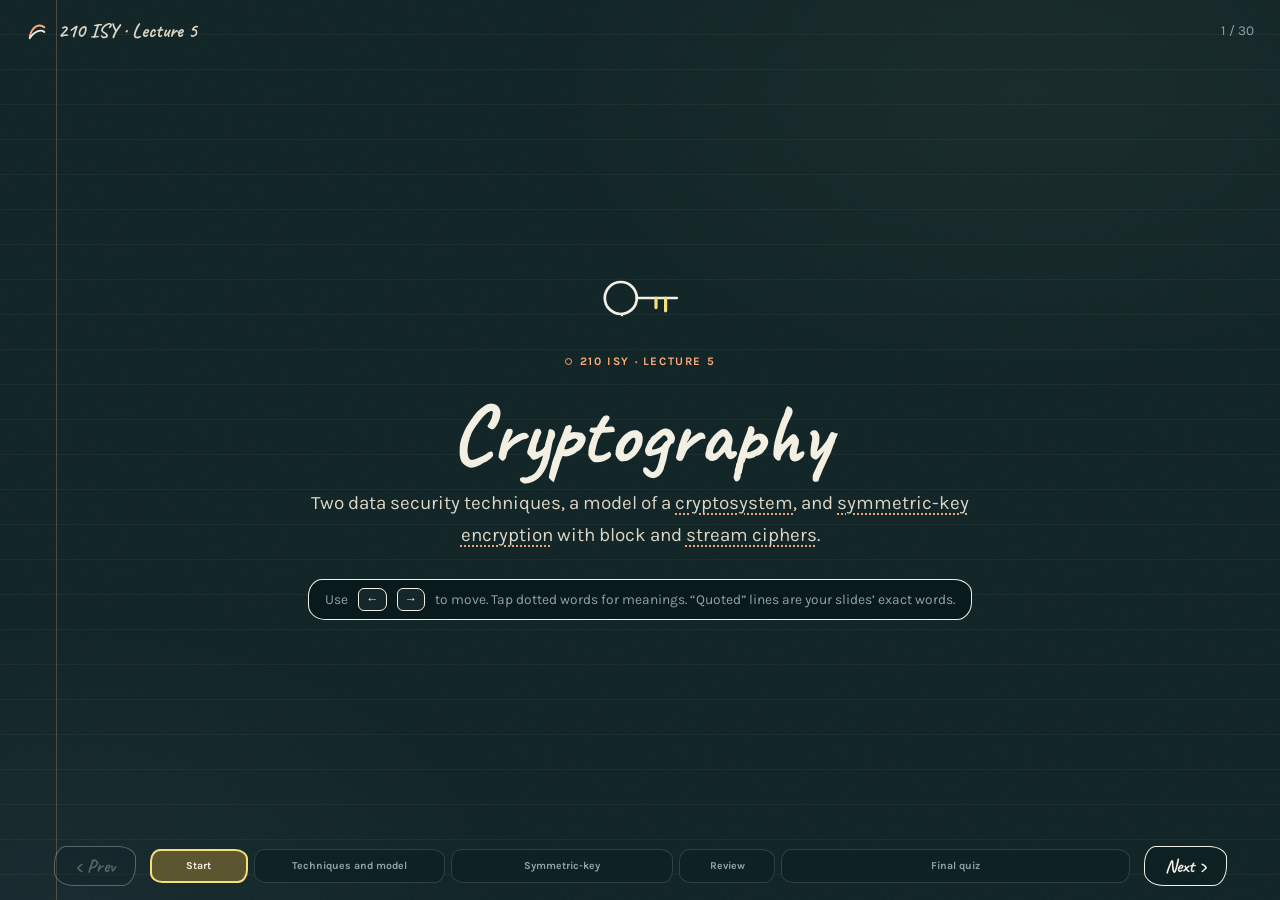
<file: examples/isy-05-cryptography.html>
<!DOCTYPE html>
<!--
  ====================================================================
  Lesson-Deck-Builder · deck engine template · Sketchbook (v1.3)
  --------------------------------------------------------------------
  HOW TO USE
  1. Language: RTL/Arabic → <html dir="rtl" lang="ar"> (default below)
               LTR/English → <html dir="ltr" lang="en">
     and swap the font <link> + the three --font-* vars (comments below).
  2. Canvas (the answer to the canvas gate, SKILL.md §1b) — ONE attribute pair on <html>:
       paper (bright)  → data-canvas="paper"
       chalkboard      → data-canvas="chalkboard" data-board="<board>"
         boards: slate-reinked (DEFAULT) · midnight-blue · olive-gold ·
                 dusk-indigo · deep-teal · red-graphite   (style-system.md §5)
     Every token, bridge token and arrowhead colour follows the attributes.
     Never hand-edit a board's hex values in a deck — pick a board.
  3. Fill the SLIDES region (between the BEGIN/END SLIDES markers) using
     references/components.md. Components §22+ read the bridge tokens,
     which this template already defines for both canvases.
  4. #total is a fallback; the engine fixes it at runtime.
  Do not edit the engine part of the <script> (engine v2: builds,
  data-capture guard, slideenter/build events); component code goes AFTER it.
  ====================================================================
-->
<html lang="en" dir="ltr" data-canvas="chalkboard" data-board="deep-teal">
<head>
<meta charset="UTF-8" />
<meta name="viewport" content="width=device-width, initial-scale=1.0, viewport-fit=cover" />
<title>Cryptography</title>

<!-- FONTS — default = Arabic Sketchbook pairing (Playpen Sans Arabic 800 always + IBM Plex Sans Arabic).
     English: replace with
     <link href="https://fonts.googleapis.com/css2?family=Caveat:wght@500;600;700&family=Karla:ital,wght@0,400;0,500;0,700;1,400&display=swap" rel="stylesheet" />
     and set --font-display:"Caveat", cursive; --font-body:"Karla", sans-serif; --font-eyebrow:"Karla", sans-serif; -->
<link rel="preconnect" href="https://fonts.googleapis.com" />
<link rel="preconnect" href="https://fonts.gstatic.com" crossorigin />
<link href="https://fonts.googleapis.com/css2?family=Caveat:wght@500;600;700&family=Karla:ital,wght@0,400;0,500;0,700;1,400&display=swap" rel="stylesheet" />

<style>
  /* ===== FONT TOKENS ===== */
  :root{
    --font-display:"Caveat", cursive;
    --font-body:"Karla", sans-serif;
    --font-eyebrow:"Karla", sans-serif;
    --display-w:700;
  }

  /* ===== CANVAS TOKENS — paper (bright) ===== */
  :root{
    --paper:#FBF6EA; --paper-2:#F4EDDC; --ink:#29241B; --ink-soft:#5E5748; --pencil:#9A9280; --line:#D9CFB8;
    --red:#C4553B; --blue:#3E6B8C; --ochre:#A8741A; --yellow:var(--ochre);   /* pen a · pen b · pen c (third pen) */
    --marker:#FFE590;
    --spill-1:rgba(255,229,144,.25); --spill-2:transparent;
    --surface:#FFFDF6; --surface-2:#F7F0E1;
    --rule:rgba(154,146,128,.13); --margin:rgba(196,85,59,.28);
    --dust-op:0; --dust-blend:multiply;
    --shadow:0 14px 34px -22px rgba(60,50,30,.5);
    --er-streak:rgba(41,36,27,.08); --er-wash:rgba(41,36,27,.04); --er-ghost:.2;
    --code-bg:#2C302A; --code-bar:#23271f; --code-line:#3a3f37;
  }
  /* ===== CANVAS TOKENS — chalkboard (shared) ===== */
  :root[data-canvas="chalkboard"]{
    --surface:rgba(255,255,255,.06); --surface-2:rgba(255,255,255,.04);
    --rule:color-mix(in srgb,var(--ink) 4.5%,transparent); --margin:color-mix(in srgb,var(--red) 26%,transparent);
    --dust-op:.05; --dust-blend:screen;
    --shadow:0 14px 34px -22px rgba(0,0,0,.6);
    --er-streak:color-mix(in srgb,var(--ink) 10%,transparent); --er-wash:color-mix(in srgb,var(--ink) 5%,transparent); --er-ghost:.14;
    --code-bg:color-mix(in srgb,var(--paper-2) 70%,black); --code-bar:color-mix(in srgb,var(--paper-2) 55%,black); --code-line:var(--line);
  }
  /* ===== CHALKBOARD BOARDS (style-system.md §5) — pick one with data-board ===== */
  /* Slate re-inked (DEFAULT board) — pens: rose · chalk-blue · chalk-yellow */
  :root[data-canvas="chalkboard"],
  :root[data-canvas="chalkboard"][data-board="slate-reinked"]{
    --paper:#19211B; --paper-2:#121914; --ink:#F3EFE3; --ink-soft:#DBD6C6; --pencil:#97A49A; --line:#38403A;
    --red:#FF9E8F; --blue:#98CCF6; --yellow:#F5D870; --marker:#595732;
    --spill-1:rgba(250,232,163,0.035); --spill-2:rgba(152,204,246,.045);
  }
  /* Midnight blue — pens: coral · mint · butter */
  :root[data-canvas="chalkboard"][data-board="midnight-blue"]{
    --paper:#131D2A; --paper-2:#0D1521; --ink:#F3EFE3; --ink-soft:#DBD6C6; --pencil:#95A1B2; --line:#323C49;
    --red:#FEA684; --blue:#83E2BF; --yellow:#FAD980; --marker:#5F5530;
    --spill-1:rgba(250,232,163,0.035); --spill-2:rgba(131,226,191,.045);
  }
  /* Olive gold — pens: coral · periwinkle · lemon */
  :root[data-canvas="chalkboard"][data-board="olive-gold"]{
    --paper:#1F1E13; --paper-2:#18170C; --ink:#F3EFE3; --ink-soft:#DBD6C6; --pencil:#A2A191; --line:#3E3D32;
    --red:#FDA19E; --blue:#A5C9FF; --yellow:#F3E685; --marker:#5A5732;
    --spill-1:rgba(250,232,163,0.035); --spill-2:rgba(165,201,255,.045);
  }
  /* Dusk indigo — pens: peach · aqua · gold */
  :root[data-canvas="chalkboard"][data-board="dusk-indigo"]{
    --paper:#1A1A28; --paper-2:#131220; --ink:#F3EFE3; --ink-soft:#DBD6C6; --pencil:#9E9EB1; --line:#393847;
    --red:#FBA59A; --blue:#7DDBE0; --yellow:#F9DA7B; --marker:#5F5530;
    --spill-1:rgba(250,232,163,0.035); --spill-2:rgba(125,219,224,.045);
  }
  /* Deep teal — pens: apricot · periwinkle · sun */
  :root[data-canvas="chalkboard"][data-board="deep-teal"]{
    --paper:#0E2224; --paper-2:#081A1C; --ink:#F3EFE3; --ink-soft:#DBD6C6; --pencil:#8EA5A8; --line:#2F4143;
    --red:#FEAA7A; --blue:#B9BCF9; --yellow:#F4DF79; --marker:#5C5630;
    --spill-1:rgba(250,232,163,0.035); --spill-2:rgba(185,188,249,.045);
  }
  /* Red graphite — pens: pink · sage-teal · butter */
  :root[data-canvas="chalkboard"][data-board="red-graphite"]{
    --paper:#281717; --paper-2:#1F1010; --ink:#F4EFE3; --ink-soft:#DDD5C6; --pencil:#B09A99; --line:#473636;
    --red:#FDA9B5; --blue:#88D9D1; --yellow:#F6D97E; --marker:#62542F;
    --spill-1:rgba(250,232,163,0.035); --spill-2:rgba(136,217,209,.045);
  }

  /* ===== COMPONENT BRIDGE (style-system.md §7) — components §1–§32 read these ===== */
  :root{
    --k-ink:var(--ink); --k-soft:var(--ink-soft); --k-a:var(--red); --k-b:var(--blue); --k-c:var(--yellow);
    --k-hi:var(--marker); --k-surface:var(--surface); --k-card:#FBF6EA; --k-card-ink:#29241B;   /* paper objects keep the paper palette */
    --k-line:var(--line); --k-ease:cubic-bezier(.2,.7,.2,1);
    --wash-a:color-mix(in srgb,var(--k-a) 16%,transparent);
    --wash-b:color-mix(in srgb,var(--k-b) 16%,transparent);
    --wash-c:color-mix(in srgb,var(--k-c) 18%,transparent);
    --wob-r:14px 22px 16px 24px/22px 14px 24px 16px;     /* hand-drawn frame radius */
    --wob-s:10px 16px 12px 18px/16px 10px 18px 12px;     /* small frame radius */
  }

  /* ===== BASE ===== */
  *{box-sizing:border-box; margin:0; padding:0;}
  html,body{height:100%;}
  body{font-family:var(--font-body); background:var(--paper); color:var(--ink);
    overflow:hidden; line-height:1.7; -webkit-font-smoothing:antialiased; text-rendering:optimizeLegibility;}
  :lang(ar) body{line-height:1.9;}

  /* ruled board: faint rules + margin line + two faint light spills; dust is a tiled data-URI (style-system §5) */
  .bg{position:fixed; inset:0; z-index:0; pointer-events:none;
    background:radial-gradient(70% 60% at 80% 10%, var(--spill-1), transparent 60%),
      radial-gradient(60% 55% at 6% 100%, var(--spill-2), transparent 62%),
      repeating-linear-gradient(transparent 0 34px, var(--rule) 34px 35px);}
  .bg::after{content:""; position:absolute; top:0; bottom:0; inset-inline-start:56px; width:1px; background:var(--margin);}
  .dust{position:fixed; inset:0; z-index:1; pointer-events:none; opacity:var(--dust-op); mix-blend-mode:var(--dust-blend);
    background-image:url("data:image/svg+xml,%3Csvg xmlns='http://www.w3.org/2000/svg' width='160' height='160'%3E%3Cfilter id='n'%3E%3CfeTurbulence type='fractalNoise' baseFrequency='0.8' numOctaves='2' stitchTiles='stitch'/%3E%3C/filter%3E%3Crect width='160' height='160' filter='url(%23n)'/%3E%3C/svg%3E"); background-repeat:repeat;}

  /* ===== DECK / SLIDES ===== */
  .deck{position:relative; z-index:2; height:100vh; width:100%;}
  .slide{position:absolute; inset:0; display:flex; align-items:center; justify-content:center;
    padding:70px 34px 100px; opacity:0; visibility:hidden;
    transition:opacity .5s ease, visibility .5s ease; overflow-y:auto;}
  .slide.active{opacity:1; visibility:visible;}
  .inner{width:100%; max-width:1040px; margin:auto;}

  /* ===== MOTION (one law: draw-in + slight rotations, cubic-bezier(.2,.7,.2,1)) ===== */
  .reveal{opacity:0; transform:translateY(14px) rotate(-.4deg);
    transition:opacity .6s ease, transform .7s cubic-bezier(.2,.7,.2,1); transition-delay:var(--d,0s);}
  .slide.active .reveal{opacity:1; transform:none;}
  .draw{stroke-dasharray:1; stroke-dashoffset:1; opacity:0; transition:stroke-dashoffset 1.1s ease, opacity .01s linear; transition-delay:var(--d,0s);}
  .slide.active .draw{stroke-dashoffset:0; opacity:1;}
  /* ===== BUILDS (engine v2) — [data-build="0..n"] appear one press at a time (components.md §25) ===== */
  [data-build]{opacity:0;transform:translateY(8px);transition:opacity .45s ease,transform .55s var(--k-ease,cubic-bezier(.2,.7,.2,1))}
  svg [data-build]{transform:none}
  [data-build].built{opacity:1;transform:none}
  .slide.active [data-build]:not(.built) .draw{stroke-dashoffset:1;opacity:0}

  /* ===== TYPE ===== */
  .eyebrow,.tag{font-family:var(--font-eyebrow); font-weight:700; font-size:.72rem; letter-spacing:.14em; text-transform:uppercase;
    color:var(--red); display:inline-flex; align-items:center; gap:8px; margin-bottom:10px;}
  .eyebrow .dot{width:7px; height:7px; border-radius:50%; border:1.6px solid currentColor;}
  :lang(ar) .eyebrow,:lang(ar) .tag{letter-spacing:0; text-transform:none; font-size:.86rem; font-weight:600;}
  h1,h2,h3{font-family:var(--font-display); font-weight:var(--display-w); line-height:1.1;}
  :lang(ar) h1,:lang(ar) h2,:lang(ar) h3{line-height:1.35;}
  h2{font-size:clamp(2rem,4vw,2.8rem); margin-bottom:10px;}
  :lang(ar) h2{font-size:clamp(1.5rem,3vw,2.1rem);}
  .lead{font-size:clamp(1rem,1.5vw,1.1rem); color:var(--ink-soft); max-width:62ch;}
  b,strong{font-weight:700; color:var(--ink);}
  mark{background:linear-gradient(105deg,transparent 2%,var(--marker) 4%,var(--marker) 94%,transparent 97%); padding:0 .2em; border-radius:2px; color:var(--ink);}

  /* cover / closing */
  .cover{text-align:center; max-width:760px; margin-inline:auto;}
  .cover h1{font-size:clamp(3rem,8vw,5.2rem); margin:8px 0 6px;}
  :lang(ar) .cover h1{font-size:clamp(2rem,5.2vw,3.4rem);}
  .cover .lead{margin-inline:auto; font-size:clamp(1.02rem,1.8vw,1.18rem);}
  .spark{width:96px; height:96px; display:block; margin-inline:auto;}
  .underline-svg{display:block; margin:2px auto 16px; width:min(340px,70%);}
  .hint{margin-top:28px; display:inline-flex; align-items:center; gap:10px; font-size:.86rem; color:var(--pencil);
    border:1.6px solid var(--ink); border-radius:14px 18px 15px 17px/17px 14px 18px 15px; padding:8px 16px; background:var(--paper-2); transform:rotate(-.5deg);}
  kbd{font-family:var(--font-body); font-size:.78rem; border:1.4px solid var(--ink); border-radius:6px 8px 7px 6px; padding:0 7px; background:var(--surface); color:var(--ink);}

  /* two-column */
  .grid2{display:grid; grid-template-columns:1.05fr .95fr; gap:42px; align-items:center;}
  .grid2.rev{grid-template-columns:.95fr 1.05fr;}
  .col-text h2{margin-bottom:12px;}
  .col-text .lead{margin-bottom:18px;}

  /* point list — hand-drawn tick boxes */
  ul.points{list-style:none; display:grid; gap:12px; margin-top:4px;}
  ul.points li{display:flex; gap:12px; align-items:flex-start; font-size:1rem; color:var(--ink);}
  ul.points li .tick{flex:none; width:23px; height:23px; border:1.6px solid var(--ink); border-radius:5px 8px 6px 9px;
    color:var(--red); display:grid; place-items:center; margin-top:3px; background:var(--surface);}
  ul.points li .tick svg{width:15px; height:15px; stroke-width:2.6;}

  /* aside / callout — dashed pen line */
  .aside{margin-top:20px; background:var(--surface); border:1.6px solid var(--line); border-inline-start:2.4px dashed var(--red);
    border-radius:var(--wob-s); padding:14px 18px; font-size:.95rem; color:var(--ink-soft);}
  .aside b{color:var(--ink);}

  /* figure frame — the sketch card */
  .fig,.sketch{position:relative; background:var(--surface); border:1.8px solid var(--ink); border-radius:var(--wob-r);
    padding:22px 24px; box-shadow:var(--shadow);}
  .tilt-l{transform:rotate(-.6deg);} .tilt-r{transform:rotate(.5deg);}
  .tape{position:absolute; top:-12px; left:50%; width:88px; height:24px; transform:translateX(-50%) rotate(-2deg);
    background:rgba(255,229,144,.75); border:1px solid rgba(160,140,60,.35);}   /* paper object: paper palette on every board */
  .num{position:absolute; inset-inline-start:16px; inset-block-start:10px; font-family:var(--font-display); font-weight:var(--display-w);
    font-size:1.05rem; color:var(--pencil);}

  /* window mockup — sketched window */
  .win{background:var(--surface); border:1.8px solid var(--ink); border-radius:var(--wob-s); overflow:hidden; box-shadow:var(--shadow);}
  .win .bar{display:flex; align-items:center; gap:8px; padding:9px 12px; background:var(--surface-2); border-bottom:1.6px solid var(--ink);}
  .win .bar .dots{display:flex; gap:6px;}
  .win .bar .dots i{width:10px; height:10px; border-radius:50%; display:block; border:1.2px solid var(--ink);}
  .win .bar .pill{flex:1; height:24px; background:var(--paper); border:1.4px solid var(--line); border-radius:999px;
    display:flex; align-items:center; padding:0 12px; font-size:.72rem; color:var(--pencil); font-family:var(--font-body);}
  .win .body{padding:18px;}

  /* chat bubbles */
  .chat{display:grid; gap:12px;}
  .bubble{max-width:82%; padding:11px 15px; border-radius:16px 18px 15px 19px/18px 15px 19px 16px; font-size:.95rem; line-height:1.7; border:1.6px solid var(--ink);}
  .bubble.user{background:var(--wash-a); margin-inline-start:auto; border-end-end-radius:5px; color:var(--ink);}
  .bubble.bot{background:var(--surface); border-color:var(--line); border-end-start-radius:5px; color:var(--ink-soft);}
  .bubble .who{font-size:.72rem; color:var(--pencil); margin-bottom:3px; font-family:var(--font-eyebrow); font-weight:700;}

  /* cards grid */
  .cards{display:grid; gap:16px;}
  .cards.c3{grid-template-columns:repeat(3,1fr);}
  .cards.c2{grid-template-columns:repeat(2,1fr);}
  .card{background:var(--surface); border:1.6px solid var(--ink-soft); border-radius:var(--wob-s); padding:16px 16px 15px;}
  .card .ico,.ico{width:42px; height:42px; border-radius:10px 14px 11px 15px/14px 10px 15px 11px; display:grid; place-items:center; margin-bottom:12px;
    border:1.6px solid currentColor; background:var(--wash-c); color:var(--yellow);}
  .ico.clay{background:var(--wash-a); color:var(--red);}
  .ico.blue{background:var(--wash-b); color:var(--blue);}
  .ico.gold{background:var(--wash-c); color:var(--yellow);}
  .ico svg{width:21px; height:21px;}
  .card h3{font-size:1.3rem; margin-bottom:4px;}
  :lang(ar) .card h3{font-size:1.05rem;}
  .card p{font-size:.92rem; color:var(--ink-soft); line-height:1.65;}

  /* section heading block */
  .head{max-width:64ch; margin-bottom:24px;}
  .head h2{margin-bottom:10px;}

  /* stroke icon defaults */
  .ic{stroke:currentColor; stroke-width:1.9; fill:none; stroke-linecap:round; stroke-linejoin:round;}

  /* comparison tiers — sketched rows, pen badges, hand-drawn meter ticks */
  .tier{display:grid; grid-template-columns:auto 1fr auto; gap:18px; align-items:center;
    background:var(--surface); border:1.6px solid var(--ink-soft); border-radius:var(--wob-s); padding:14px 18px;}
  .tier .badge{font-family:var(--font-display); font-weight:var(--display-w); font-size:1.35rem; width:96px; text-align:center; padding:4px 0;
    border:1.6px solid currentColor; border-radius:10px 14px 11px 15px/14px 10px 15px 11px;}
  :lang(ar) .tier .badge{font-size:1.02rem;}
  .tier .t-a{background:var(--wash-a); color:var(--red);}
  .tier .t-b{background:var(--wash-b); color:var(--blue);}
  .tier .t-c{background:var(--wash-c); color:var(--yellow);}
  .tier p{font-size:.95rem; color:var(--ink-soft);}
  .tier .meter{display:flex; gap:5px; align-items:center;}
  .tier .meter span{width:8px; height:22px; border-radius:3px 4px 3px 5px; border:1.4px solid var(--line);}
  .tier .meter span.on{background:var(--red); border-color:var(--red);}
  .meter-label{font-size:.72rem; color:var(--pencil); font-family:var(--font-eyebrow); font-weight:700; margin-bottom:4px; display:block;}

  /* flow recap — sketched pills, pen arrows */
  .flow{display:flex; flex-wrap:wrap; align-items:center; justify-content:center; gap:12px; margin-top:8px;}
  .flow .pill{background:var(--surface); border:1.6px solid var(--ink); border-radius:16px 20px 15px 21px/20px 15px 21px 16px; padding:8px 18px;
    font-family:var(--font-display); font-weight:var(--display-w); font-size:1.25rem;}
  :lang(ar) .flow .pill{font-size:1rem;}
  .flow .arrow{color:var(--red); font-family:var(--font-display); font-size:1.6rem; line-height:1;}

  /* source rows + barchart */
  .src{display:grid; gap:9px; margin-top:14px;}
  .src .row{display:flex; align-items:center; gap:10px; background:var(--surface-2); border:1.4px solid var(--line); border-radius:var(--wob-s); padding:8px 12px;}
  .src .row .fav{width:18px; height:18px; border-radius:5px 7px 5px 8px; flex:none;}
  .src .row .ln{height:8px; border-radius:4px; background:var(--line);}
  .barchart{display:flex; align-items:flex-end; gap:12px; height:120px; padding-top:6px; border-bottom:1.8px solid var(--ink);}
  .barchart .b{flex:1; border-radius:6px 9px 0 0; background:var(--red); opacity:.85; border:1.4px solid var(--ink); border-bottom:none;}

  /* code window (always a dark pane) */
  .win.code{background:var(--code-bg); border-color:var(--code-line);}
  .win.code .bar{background:var(--code-bar); border-color:var(--code-line);}
  .codeline{display:flex; gap:9px; align-items:center; margin-bottom:9px; font-family:var(--font-body); direction:ltr;}
  .codeline .ln{height:9px; border-radius:5px;}
  @keyframes blink{50%{opacity:0}}

  /* checklist / step card */
  .checklist{display:grid; gap:10px;}
  .checklist .ci{display:flex; align-items:center; gap:11px; font-size:.92rem; color:var(--ink-soft);}
  .checklist .cb{width:20px; height:20px; border:1.6px solid var(--ink); border-radius:5px 7px 5px 8px; color:var(--red); display:grid; place-items:center; flex:none;}
  .checklist .cb svg{width:13px; height:13px; stroke-width:2.6;}
  .stepcard{background:var(--surface-2); border:1.8px dashed var(--red); border-radius:var(--wob-s); padding:16px 18px;}
  .stepcard .tag{margin-bottom:0;}
  .stepcard .title{font-family:var(--font-display); font-weight:var(--display-w); font-size:1.45rem; margin:2px 0 12px;}
  :lang(ar) .stepcard .title{font-size:1.1rem;}
  .stepcard .step{display:flex; gap:10px; align-items:center; margin-bottom:8px; font-size:.9rem; color:var(--ink-soft);}
  .stepcard .step .n,ol.steps .n{width:24px; height:24px; border:1.6px solid var(--ink); border-radius:50% 46% 52% 48%/48% 52% 46% 52%;
    color:var(--ink); display:grid; place-items:center; font-family:var(--font-display); font-weight:var(--display-w); font-size:1.02rem; flex:none;}
  ol.steps{list-style:none; display:grid; gap:9px;}
  ol.steps li{display:flex; gap:10px; align-items:flex-start; color:var(--ink-soft);}

  /* tri-grid + tiles */
  .trigrid{display:grid; grid-template-columns:repeat(3,1fr); gap:14px;}
  .trigrid .rc{background:var(--surface); border:1.6px solid var(--ink-soft); border-radius:var(--wob-s); padding:14px; text-align:center;}
  .trigrid .rc .ico{margin:0 auto 10px;}
  .trigrid .rc small{font-size:.84rem; color:var(--ink-soft); display:block; line-height:1.6;}
  .tiles{display:grid; grid-template-columns:repeat(2,1fr); gap:14px;}
  .tile{display:flex; gap:14px; align-items:center; background:var(--surface); border:1.6px solid var(--ink-soft); border-radius:var(--wob-s); padding:13px 15px;}
  .tile .ico{flex:none; margin:0;}
  .tile .tx h4{font-family:var(--font-display); font-weight:var(--display-w); font-size:1.25rem; margin-bottom:0;}
  :lang(ar) .tile .tx h4{font-size:1rem;}
  .tile .tx p{font-size:.86rem; color:var(--ink-soft); line-height:1.6;}

  /* ===== FIGURE STROKES (hand-drawn: filter="url(#wob)") ===== */
  .s{fill:none; stroke:var(--ink); stroke-width:2; stroke-linecap:round; stroke-linejoin:round;}
  .s.t{stroke-width:1.4;} .s.k{stroke-width:2.6;}
  .s.soft{stroke:var(--ink-soft);} .s.r{stroke:var(--red);} .s.b{stroke:var(--blue);} .s.y{stroke:var(--yellow);}
  .s.dash{stroke-dasharray:6 6;}
  .fl{fill:var(--surface);} .fl2{fill:color-mix(in srgb,var(--ink) 16%,transparent);}
  .fr{fill:color-mix(in srgb,var(--red) 22%,transparent);} .fb{fill:color-mix(in srgb,var(--blue) 22%,transparent);} .fy{fill:color-mix(in srgb,var(--yellow) 24%,transparent);}
  .fhatch{fill:url(#p-hatch);} .fdots{fill:url(#p-dots);}

  /* ===== CHROME ===== */
  .topbar{position:fixed; top:0; inset-inline:0; z-index:6; display:flex; align-items:center; justify-content:space-between; padding:14px 26px;}
  .topbar .brand{display:flex; align-items:center; gap:10px; font-family:var(--font-display); font-weight:var(--display-w); font-size:1.25rem; color:var(--ink-soft);}
  :lang(ar) .topbar .brand{font-size:.98rem;}
  .topbar .brand .mk{width:22px; height:22px;}
  .counter{font-size:.85rem; color:var(--pencil);}
  .nav{position:fixed; bottom:14px; inset-inline:0; z-index:6; display:flex; align-items:center; justify-content:center; gap:14px;}
  .nav button{font-family:var(--font-display); font-weight:var(--display-w); font-size:1.15rem; color:var(--ink);
    background:color-mix(in srgb,var(--paper) 85%,transparent); cursor:pointer;
    border:1.8px solid var(--ink); border-radius:12px 18px 14px 20px/18px 12px 20px 14px; padding:7px 20px; transition:transform .2s, background .2s;}
  :lang(ar) .nav button{font-size:.95rem;}
  .nav button:hover:not(:disabled){transform:rotate(-1deg) translateY(-2px); background:var(--marker);}
  .nav button:disabled{opacity:.3; cursor:default;}
  .nav .dots{display:flex; gap:7px; flex-wrap:wrap; max-width:46vw; justify-content:center;}
  .nav .dots i{width:10px; height:10px; border:1.5px solid var(--ink); border-radius:50%; cursor:pointer; transition:background .3s;}
  .nav .dots i.on{background:var(--red);}
  .progress{position:fixed; bottom:0; inset-inline:0; height:4px; background:var(--line); z-index:6;}
  .progress .fill{height:100%; width:0; background:var(--red); transition:width .5s ease;}

  /* ===== RESPONSIVE ===== */
  @media (max-width:880px){
    .grid2,.grid2.rev{grid-template-columns:1fr; gap:24px;}
    .grid2 .fig{order:2;}
    .cards.c3,.cards.c2,.tiles,.trigrid{grid-template-columns:1fr;}
    .tier{grid-template-columns:auto 1fr; gap:12px;}
    .tier .meter{grid-column:1 / -1;}
    .slide{padding:60px 18px 96px; align-items:flex-start;}
    .bg::after{inset-inline-start:12px;}
    .nav .dots{display:none;}
  }
  @media (max-width:520px){
    .nav button{padding:7px 14px;}
    .topbar{padding:12px 16px;}
    .bubble{max-width:92%;}
  }

  /* ================= DECK CSS (210 ISY · lecture 1) ================= */
  /* shared controls for components 22–32 */
  .k-ctrls{display:flex;flex-wrap:wrap;gap:10px;align-items:center;margin-top:12px}
  .k-btn{font:inherit;font-family:var(--font-display);font-weight:700;color:var(--k-ink);background:var(--k-surface);
    border:1.6px solid var(--k-line);border-radius:12px;padding:4px 14px;cursor:pointer;transition:background .25s ease}
  .k-btn:hover:not(:disabled){background:var(--k-hi)}
  .k-btn:disabled{opacity:.35;cursor:default}

  /* 22 · labels on the figure + B3 sizes (scale with the figure, phone floors) */
  .lf{position:relative;width:min(560px,100%);margin-inline:auto;container-type:inline-size}
  .lf > svg{display:block;width:100%;height:auto;overflow:visible}
  .lf-layer{position:absolute;inset:0}
  .lf-pin{position:absolute;left:calc(var(--x) / var(--vw) * 100%);top:calc(var(--y) / var(--vh) * 100%);
    transform:translate(0,-50%);white-space:nowrap;font-family:var(--font-display);font-weight:600;line-height:1.08;color:var(--k-ink);
    font-size:min(1.3rem,max(12px,calc(20 * 100cqi / var(--vw))))}
  .lf-pin.s{font-size:min(1.16rem,max(11.5px,calc(17.5 * 100cqi / var(--vw))))}
  .lf-pin.xs{font-size:min(1.04rem,max(11px,calc(15.5 * 100cqi / var(--vw))))}
  .lf-pin.end{transform:translate(-100%,-50%);text-align:end}
  .lf-pin.mid{transform:translate(-50%,-50%);text-align:center}
  .lf-pin.a{color:var(--k-a)} .lf-pin.b{color:var(--k-b)} .lf-pin.c{color:var(--k-c)} .lf-pin.p{color:var(--pencil)}
  .lf-pin.lay{font-weight:700;color:var(--k-ink)}
  .lf-lead{fill:none;stroke:var(--k-a);stroke-width:2;stroke-linecap:round}

  /* 23 · linked figure */
  .lk-a{--lk:var(--k-a)} .lk-b{--lk:var(--k-b)} .lk-c{--lk:var(--k-c)}
  .lk-t{color:var(--lk);font-weight:700;cursor:pointer;border-radius:4px;padding:0 .12em;
    text-decoration:underline dotted;text-underline-offset:4px;transition:background .3s ease,opacity .3s ease}
  .lk-part{stroke:var(--lk);fill:var(--lk);fill-opacity:.1;transition:opacity .3s ease,fill-opacity .3s ease}
  .lk-line{stroke:var(--lk);fill:none;transition:opacity .3s ease}
  [data-linkbox][data-hot] [data-link]{opacity:.3}
  [data-linkbox][data-hot="a"] [data-link="a"],[data-linkbox][data-hot="b"] [data-link="b"],
  [data-linkbox][data-hot="c"] [data-link="c"]{opacity:1}
  [data-linkbox][data-hot="a"] .lk-t[data-link="a"],[data-linkbox][data-hot="b"] .lk-t[data-link="b"],
  [data-linkbox][data-hot="c"] .lk-t[data-link="c"]{background:var(--k-hi)}
  [data-linkbox][data-hot="a"] .lk-part[data-link="a"],[data-linkbox][data-hot="b"] .lk-part[data-link="b"],
  [data-linkbox][data-hot="c"] .lk-part[data-link="c"]{fill-opacity:.32}

  /* 24 · anchored gloss (deck glossary cards use it) + Sketchbook index-card skin */
  .gl-t{text-decoration:underline dotted var(--k-a);text-underline-offset:5px;cursor:help;border-radius:3px;transition:background .25s ease}
  .gl-t:hover,.gl-t:focus-visible{background:var(--k-hi);outline:none}
  .gl-card{position:absolute;position-area:top;position-try-fallbacks:flip-block;margin:8px 0;width:max-content;max-width:240px;z-index:20;
    background:var(--k-card);color:var(--k-card-ink);border:1.5px solid #29241B;border-radius:3px 7px 4px 8px;padding:8px 13px 10px;
    font-family:var(--font-body);font-weight:400;font-size:.84rem;line-height:1.5;text-align:start;letter-spacing:0;text-transform:none;
    background-image:linear-gradient(#C4553B,#C4553B);background-size:100% 1.5px;background-repeat:no-repeat;background-position:0 2.35em;
    box-shadow:0 14px 34px -20px rgba(0,0,0,.45);opacity:0;pointer-events:none;transition:opacity .3s ease}
  .gl-card b{display:block;font-family:var(--font-display);font-size:1.12rem;line-height:1.15;margin-bottom:5px;color:var(--k-card-ink)}
  .gl-t:hover + .gl-card,.gl-t:focus + .gl-card{opacity:1}
  @supports not (anchor-name: --a){
    .gl-w{position:relative}
    .gl-card{bottom:calc(100% + 6px);left:50%;transform:translateX(-50%)}
  }

  /* 28 · ink marks */
  .inkbox{position:relative}
  .inkbox .ink-text{position:relative;z-index:1}
  [data-ink]{white-space:nowrap}
  .ink-text[data-ink]{white-space:normal}
  .ink-layer{position:absolute;inset:0;width:100%;height:100%;overflow:visible;pointer-events:none}
  .ink-layer.under{z-index:0} .ink-layer.over{z-index:2}
  .ink-layer path{fill:none;stroke-linecap:round;stroke-linejoin:round;stroke-dasharray:1;stroke-dashoffset:1;opacity:0}
  .ink-layer path.go{stroke-dashoffset:0;opacity:1;transition:stroke-dashoffset .45s var(--k-ease) var(--d,0s),opacity .01s linear var(--d,0s)}

  /* 29 · eraser */
  .er-line{position:relative;width:fit-content}
  .er [data-beat]:not(.wo){opacity:0;transition:opacity .5s ease}
  .er [data-beat].on:not(.wo){opacity:1}
  .wo{-webkit-mask-image:linear-gradient(90deg,#000 40%,transparent 60%);mask-image:linear-gradient(90deg,#000 40%,transparent 60%);
    -webkit-mask-size:250% 100%;mask-size:250% 100%;-webkit-mask-repeat:no-repeat;mask-repeat:no-repeat;
    -webkit-mask-position:100% 0;mask-position:100% 0;transition:-webkit-mask-position 1.3s var(--k-ease),mask-position 1.3s var(--k-ease)}
  .wo.on{-webkit-mask-position:0 0;mask-position:0 0}
  .er-txt{display:inline-block;transition:-webkit-mask-position 1.3s var(--k-ease),mask-position 1.3s var(--k-ease),opacity .9s var(--k-ease) .2s}
  .er-line.erased .er-txt{opacity:var(--er-ghost)}
  .er-smear{position:absolute;inset:-6px -16px;pointer-events:none;border-radius:40% 30% 45% 35%/50% 40% 60% 50%;
    background:repeating-linear-gradient(177deg,var(--er-streak) 0 4px,transparent 4px 9px),var(--er-wash)}
  .er-stamp{position:absolute;inset-inline-end:-14px;top:-20px;font-family:var(--font-display);color:var(--k-a);font-weight:700;
    font-size:1.3rem;transform:rotate(-7deg);opacity:0;transition:opacity .4s ease .8s;white-space:nowrap}
  .er-line.erased .er-stamp{opacity:1}
  .er-lab{display:block;font-size:.68rem;letter-spacing:.12em;text-transform:uppercase;font-weight:700;color:var(--k-soft);margin-top:14px}
  .er.noanim,.er.noanim *{transition:none!important}
  .er .er-txt{font-family:var(--font-display);font-weight:700;font-size:clamp(1.45rem,3vw,2rem);line-height:1.2;color:var(--k-ink)}
  .er p{font-size:1.02rem;color:var(--k-soft);max-width:60ch;margin-top:4px}

  /* sketch quiz base (the final quiz reuses .opts/.opt/.verdict) */
  .opts{display:grid;gap:14px;margin-top:22px;max-width:640px}
  .opt{display:flex;gap:14px;align-items:center;background:var(--surface);border:1.8px solid var(--ink);cursor:pointer;text-align:left;
    border-radius:10px 16px 12px 18px/16px 10px 18px 12px;padding:14px 18px;font-family:var(--font-body);font-size:.98rem;color:var(--ink);
    transition:transform .25s ease, background .3s ease}
  .opt:hover{transform:rotate(-.5deg) translateX(4px)}
  .opt .box{flex:none;width:24px;height:24px;border:1.8px solid var(--ink);border-radius:5px 8px 6px 9px;position:relative;background:var(--surface)}
  .opt .box svg{position:absolute;inset:-4px;width:30px;height:30px;overflow:visible}
  .opt .tick,.opt .scrib{stroke-dasharray:1;stroke-dashoffset:1}
  .opt.correct{background:var(--marker)}
  .opt.correct .tick{stroke-dashoffset:0;transition:stroke-dashoffset .5s ease}
  .opt.wrong .scrib{stroke-dashoffset:0;transition:stroke-dashoffset .5s ease}
  .verdict{margin-top:16px;font-family:var(--font-display);font-size:1.5rem;font-weight:600;opacity:0;transition:opacity .5s ease;color:var(--ink)}
  .verdict.show{opacity:1}

  /* V3 · signalling: defined terms, glosses, exact course wording */
  dfn{font-style:normal;font-weight:700;color:var(--k-ink);background:var(--k-hi);border-radius:3px;padding:0 .12em}
  .gloss{color:var(--k-soft)}
  .formal{font-style:italic}

  /* ===== deck layout helpers ===== */
  .tag.exam{color:var(--k-c);border:1.4px solid var(--k-c);border-radius:999px;padding:2px 10px;letter-spacing:.06em;text-transform:none;font-size:.78rem;margin-inline-start:8px}
  .tagrow{display:flex;flex-wrap:wrap;align-items:center;gap:4px 0;margin-bottom:6px}
  .tagrow .tag{margin-bottom:0}
  .soft{color:var(--k-soft)}
  .note{font-size:.88rem;color:var(--pencil);margin-top:8px}
  .note b{color:var(--k-soft)}
  .row2{display:grid;grid-template-columns:1fr 1fr;gap:26px}
  .row4{display:grid;grid-template-columns:repeat(4,1fr);gap:12px}
  .g2{display:grid;grid-template-columns:1fr 1fr;gap:34px;align-items:center}
  .g2.lean{grid-template-columns:.85fr 1.15fr}
  .g2.heavy{grid-template-columns:1.15fr .85fr}
  .g2 .lead,.stack .lead{margin-bottom:12px}
  .stack{display:grid;gap:14px}
  .fig.nopad{padding:14px 16px}
  .cap{font-family:var(--font-display);font-weight:600;font-size:1.25rem;color:var(--k-soft);margin-top:8px}
  .cap b{color:var(--k-c);font-weight:700}
  .icon24{width:22px;height:22px}

  /* formal box + how to read it */
  .aside.formal-box{border-inline-start-color:var(--k-c);margin-top:12px;color:var(--ink-soft)}
  .aside.formal-box .lbl{display:block;font-family:var(--font-eyebrow);font-size:.72rem;font-weight:700;letter-spacing:.12em;text-transform:uppercase;color:var(--k-c);margin-bottom:4px}
  .aside.formal-box .formal{color:var(--ink)}
  ol.read{list-style:none;display:grid;gap:6px;margin-top:10px;counter-reset:rd}
  ol.read li{display:flex;gap:10px;align-items:baseline;color:var(--ink-soft);font-size:.98rem}
  ol.read li::before{counter-increment:rd;content:counter(rd);flex:none;width:24px;height:24px;display:grid;place-items:center;
    border:1.6px solid var(--k-c);border-radius:50% 46% 52% 48%/48% 52% 46% 52%;font-family:var(--font-display);font-weight:700;color:var(--k-c);font-size:1.05rem}
  ol.read li b{color:var(--ink)}

  /* timeline (linked cards) */
  .tl{display:grid;gap:0;max-width:760px}
  .tl-row{display:grid;grid-template-columns:44px 1fr;gap:14px;align-items:start}
  .tl-ico{width:44px;height:44px;border-radius:12px 15px 11px 16px/15px 11px 16px 12px;display:grid;place-items:center;border:1.6px solid currentColor}
  .tl-ico svg{width:22px;height:22px}
  .tl-row h3{font-size:1.45rem;line-height:1.1;margin-top:2px}
  .tl-row p{font-size:.98rem;color:var(--k-soft)}
  .tl-gap{margin-inline-start:21px;height:16px;border-inline-start:2px dashed var(--k-c)}

  /* methods tree (HTML labels, CSS connectors) */
  .tree{display:grid;justify-items:center;gap:0;margin:6px 0 14px}
  .tree .root{font-family:var(--font-display);font-weight:700;font-size:1.25rem;border:1.6px solid var(--k-ink);border-radius:var(--wob-s);padding:3px 16px;background:var(--surface)}
  .tree .stem{width:2px;height:14px;background:var(--k-soft)}
  .tree .kids{display:grid;grid-template-columns:repeat(4,1fr);gap:10px;width:100%;position:relative;padding-top:14px}
  .tree .kids::before{content:"";position:absolute;top:0;left:12.5%;right:12.5%;height:2px;background:var(--k-soft)}
  .tree .kid{position:relative;text-align:center;font-family:var(--font-display);font-weight:600;font-size:1.12rem;line-height:1.1;
    border:1.6px solid var(--k-soft);border-radius:var(--wob-s);padding:6px 6px;background:var(--surface);color:var(--k-soft)}
  .tree .kid::before{content:"";position:absolute;top:-16px;left:50%;width:2px;height:14px;background:var(--k-soft)}
  .tree .kid.on{border-color:var(--k-a);color:var(--k-ink);background:var(--wash-a)}
  .tree .kid .n{display:block;font-size:.95rem;color:var(--k-a)}

  /* log / settings window rows */
  .logrow{display:grid;grid-template-columns:4.2em 1fr;gap:10px;font-family:ui-monospace,Menlo,Consolas,monospace;font-size:.84rem;padding:4px 0;border-bottom:1px dashed var(--line);color:var(--ink-soft)}
  .logrow:last-child{border-bottom:none}
  .logrow .t{color:var(--pencil)}
  .logrow b{color:var(--k-c);font-weight:700}
  .setrow{display:grid;grid-template-columns:auto 1fr;gap:10px;align-items:start;padding:7px 0;border-bottom:1px dashed var(--line)}
  .setrow:last-child{border-bottom:none}
  .setrow .warn{width:24px;height:24px;flex:none;display:grid;place-items:center;border:1.6px solid var(--k-a);border-radius:50% 46% 52% 48%/48% 52% 46% 52%;
    color:var(--k-a);font-family:var(--font-display);font-weight:700;font-size:1.05rem;margin-top:1px}
  .setrow .k{font-weight:700;color:var(--ink);font-size:.95rem}
  .setrow .v{display:block;color:var(--ink-soft);font-size:.92rem}

  /* checklist with missing items */
  .chk{display:grid;grid-template-columns:1fr 1fr;gap:10px 22px;margin-top:6px}
  .chk li{list-style:none;display:flex;gap:11px;align-items:flex-start;font-size:.98rem;color:var(--ink)}
  .chk .x{flex:none;width:24px;height:24px;border:1.6px solid var(--ink);border-radius:5px 8px 6px 9px;display:grid;place-items:center;margin-top:1px}
  .chk .x svg{width:16px;height:16px;stroke:var(--k-a);stroke-width:2.6;fill:none;stroke-linecap:round}
  .chk small{display:block;color:var(--k-soft);font-size:.86rem}

  /* static duo (two definitions side by side, nothing hidden) */
  .duo{display:grid;grid-template-columns:1fr 1fr;gap:18px;margin-top:6px}
  .duo .pane{background:var(--surface);border:1.8px solid var(--k-soft);border-radius:var(--wob-r);padding:16px 18px}
  .duo .pane.pa{border-color:var(--k-a)} .duo .pane.pb{border-color:var(--k-b)} .duo .pane.pc{border-color:var(--k-c)}
  .duo .pane h3{font-size:1.5rem;line-height:1.1;margin-bottom:6px}
  .duo .pane.pa h3{color:var(--k-a)} .duo .pane.pb h3{color:var(--k-b)} .duo .pane.pc h3{color:var(--k-c)}
  .duo .pane p{font-size:.96rem;color:var(--ink-soft);margin-top:6px}
  .duo .pane p b{color:var(--ink)}
  .chips{display:flex;flex-wrap:wrap;gap:5px;margin-top:6px}
  .chips span{font-size:.84rem;border:1.2px dashed var(--k-c);border-radius:999px;padding:0 9px;color:var(--ink)}

  /* weakness tiles row (5) */
  .five{display:grid;grid-template-columns:repeat(5,1fr);gap:12px;margin-top:10px}
  .five .w{background:var(--surface);border:1.6px solid var(--ink-soft);border-radius:var(--wob-s);padding:14px 12px;text-align:center}
  .five .w .ico{margin:0 auto 8px}
  .five .w h3{font-size:1.35rem;line-height:1.05}
  .five .w p{font-size:.86rem;color:var(--k-soft);line-height:1.4;margin-top:4px}
  .five .w.on{border-color:var(--k-a);background:var(--wash-a)}

  /* key passage frame (32l) */
  .keypara{position:relative;border:1.8px solid var(--k-ink);border-radius:var(--wob-r);padding:18px 24px;background:var(--k-surface);text-align:start}
  .keypara::before{content:"";position:absolute;inset:6px;border:1px solid var(--k-soft);border-radius:var(--wob-s);opacity:.55;pointer-events:none}
  .keypara p{color:var(--k-ink);font-size:1.12rem}
  .keypara p:first-of-type::first-letter{font-family:var(--font-display);font-weight:var(--display-w);font-size:3.1em;line-height:.8;
    float:inline-start;margin-inline-end:.08em;margin-top:.06em;color:var(--k-a)}

  /* challenge revisited: three verdict rows */
  .vrows{display:grid;gap:10px;margin-top:6px}
  .vrow{display:grid;grid-template-columns:auto 1fr;gap:12px;align-items:start;background:var(--surface);border:1.6px solid var(--ink-soft);border-radius:var(--wob-s);padding:10px 14px}
  .vrow .L{font-family:var(--font-display);font-weight:700;font-size:1.5rem;line-height:1;width:30px;height:30px;display:grid;place-items:center;
    border:1.6px solid var(--k-soft);border-radius:50% 46% 52% 48%/48% 52% 46% 52%;color:var(--k-soft)}
  .vrow h4{font-size:1rem;color:var(--ink)}
  .vrow p{font-size:.95rem;color:var(--ink-soft)}
  .vrow.win{border-color:var(--k-c);background:var(--wash-c)}
  .vrow.win .L{border-color:var(--k-c);color:var(--k-c)}
  .vrow.no h4{text-decoration:line-through;text-decoration-color:var(--k-a);text-decoration-thickness:2px}

  /* glossary slide */
  .glossary{display:grid;grid-template-columns:auto 1fr;gap:5px 18px;font-size:.95rem}
  .glossary dt{font-weight:700;color:var(--k-c)}
  .glossary dd{color:var(--k-soft)}
  .gl-cols{columns:2;column-gap:34px}
  .gl-cols .glossary{display:block}
  .gl-cols .glossary dt{break-after:avoid;margin-top:6px}
  .gl-cols .glossary dd{break-before:avoid;line-height:1.45}

  @media(max-width:880px){
    .row2,.g2,.g2.lean,.g2.heavy,.duo,.chk{grid-template-columns:1fr}
    .g2 .fig,.g2 .lf{order:2}
    .row4{grid-template-columns:repeat(2,1fr)}
    .five{grid-template-columns:repeat(2,1fr)}
    .five .w:last-child{grid-column:1/-1}
    .tree .kids{grid-template-columns:repeat(2,1fr);row-gap:22px}
    .tree .kids::before{display:none}
    .gl-cols{columns:1}
  }
  .fq-kinds .card .n{font-family:var(--font-display);font-weight:700;font-size:1.35rem;color:var(--k-c);line-height:1}
  /* phone variants of wide figures (M4): one set of HTML labels, two drawings; pins move by --px/--py on phones */
  .lf > svg.sv-ph{display:none}
  @media(max-width:880px){
    .lf.pv{--vw:var(--pvw)!important;--vh:var(--pvh)!important;width:100%!important}
    .lf.pv > svg.sv-dk{display:none} .lf.pv > svg.sv-ph{display:block}
    .lf.pv .lf-pin{left:calc(var(--px) / var(--vw) * 100%);top:calc(var(--py) / var(--vh) * 100%)}
    .lf.pv .lf-pin.p-start{transform:translate(0,-50%);text-align:start}
    .lf.pv .lf-pin.p-mid{transform:translate(-50%,-50%);text-align:center}
    .lf.pv .lf-pin.p-end{transform:translate(-100%,-50%);text-align:end}
  }
  ul.points li > span.t{flex:1;min-width:0}
  .gl-card{position-try-fallbacks:flip-block, top span-left, top span-right, bottom span-left, bottom span-right}
  .keypara p:first-of-type::first-letter{font:inherit;font-weight:700;float:none;margin:0;color:var(--k-a)}
  .fq[data-type="sort"] .fq-row{grid-template-columns:1fr;gap:4px;padding:3px 6px}

/* N1 · topic bar — replaces the slide dots; reads only bridge tokens (style-system.md §7) */
.nav .dots,.progress{display:none}                     /* the topic bar is the only position cue */
.secbar{display:flex;gap:6px;align-items:stretch;flex:1;max-width:min(980px,calc(100vw - 290px));height:34px}
.nav .sec{flex:var(--n) 1 0;min-width:0;padding:0;margin:0;border:1.6px solid var(--k-line);border-radius:10px;
  background:var(--k-surface);color:var(--k-soft);opacity:.75;font-family:var(--font-body);font-weight:700;font-size:.66rem;
  line-height:1.1;letter-spacing:0;text-transform:none;display:grid;place-items:center;text-align:center;overflow:hidden;
  cursor:pointer;box-shadow:none;transform:none;transition:background .4s ease,border-color .4s ease,opacity .4s ease}
.nav .sec span{display:block;padding:0 4px;overflow-wrap:anywhere}
.nav .sec:hover{transform:none;opacity:1;background:var(--k-surface)}
.nav .sec.done{opacity:1;border-color:var(--k-soft);background:color-mix(in srgb,var(--k-ink) 10%,transparent)}  /* passed topics: light fill */
.nav .sec.now{opacity:1;background:var(--k-hi);border:2px solid var(--k-c);color:var(--k-ink)}
.secname{display:none}
@media(max-width:880px){
  .secbar{height:12px;max-width:none;gap:4px}
  .nav .sec{border-radius:6px} .nav .sec span{display:none}
  .secname{display:block;position:fixed;bottom:58px;inset-inline:0;text-align:center;z-index:5;pointer-events:none;
    font-family:var(--font-display);font-weight:700;font-size:1.05rem;color:var(--k-soft)}
}

/* Sketchbook: the hand-drawn look of the Applied OS decks (checked on the chalkboard; on paper it reads the paper tokens). */
.nav .sec{border-radius:10px 13px 10px 12px/12px 10px 13px 10px;background:color-mix(in srgb,var(--paper) 88%,transparent);color:var(--pencil);opacity:1}
.nav .sec:hover{background:color-mix(in srgb,var(--paper) 88%,transparent);color:var(--ink-soft);border-color:var(--ink-soft)}
.nav .sec.done{color:var(--ink-soft)}
.nav .sec.now{color:var(--ink)}
@media(max-width:880px){.nav .sec{border-radius:6px}}

/* ===== FINAL QUIZ (9 question kinds) — reads only canvas and bridge tokens ===== */
.fq-pair{align-items:start;gap:26px;margin-top:6px}
.fq{background:var(--surface);border:1.6px solid var(--ink-soft);border-radius:var(--wob-r,14px 22px 16px 24px/22px 14px 24px 16px);padding:14px 16px}
.fq .stem{font-weight:700;line-height:1.45}
.fq .opts.fq-col{grid-template-columns:1fr;gap:8px}
.fq .opts.fq-tf{grid-template-columns:1fr 1fr}
.fq .opt{font-size:.92rem;padding:8px 12px}
.fq .verdict{font-size:1.2rem;line-height:1.25}
.fq.locked .opt,.fq.locked .fq-it,.fq.locked .fq-ch{cursor:default}
.fq.locked .opt:hover{transform:none}
.fq-kinds{margin-top:14px}
.fq-kinds .card{padding:10px 12px} .fq-kinds .card p{font-size:.86rem;line-height:1.35}
input.gap{font:inherit;font-weight:700;color:var(--ink);background:var(--surface-2);border:none;border-bottom:2px dashed var(--yellow);
  width:9.5em;padding:0 6px;margin:0 2px;border-radius:4px 4px 0 0;outline:none}
input.gap:focus{border-bottom-style:solid;background:var(--marker)}
input.gap.num{width:8em;border:1.6px solid var(--ink-soft);border-radius:8px 12px 9px 13px;padding:4px 10px}
input.gap.ok{background:var(--marker);border-bottom:2px solid var(--yellow)}
input.gap.no{border-bottom:2px solid var(--red);text-decoration:line-through;text-decoration-color:var(--red)}
.fq-rows{display:grid;gap:7px;margin-top:10px}
.fq-row{display:grid;grid-template-columns:minmax(7.5em,auto) 1fr;gap:10px;align-items:center;font-size:.92rem;
  padding:4px 6px;border-radius:8px 12px 9px 13px;transition:background .3s ease}
.fq-term{font-weight:700}
.fq-row select{font:inherit;font-size:.88rem;color:var(--ink);background:var(--paper-2);border:1.4px solid var(--ink-soft);border-radius:8px;padding:4px 6px;min-width:0;width:100%}
.fq-row.ok{background:var(--marker)}
.fq-row.no{box-shadow:inset 3px 0 0 var(--red)}
.fq-row .fix{grid-column:1/-1;font-size:.82rem;color:var(--red);padding-inline-start:4px}
.fq-grp{display:flex;flex-wrap:wrap;gap:6px}
.fq-grp button{font:inherit;font-size:.82rem;font-weight:700;color:var(--ink-soft);background:transparent;border:1.4px dashed var(--ink-soft);
  border-radius:999px;padding:2px 11px;cursor:pointer;transition:background .25s ease,color .25s ease}
.fq-grp button.on{color:var(--ink);background:var(--marker);border-style:solid;border-color:var(--yellow)}
.fq-items{display:grid;gap:7px;margin-top:10px}
.fq-it{display:flex;gap:10px;align-items:center;font:inherit;font-size:.92rem;text-align:start;color:var(--ink);background:var(--surface);
  border:1.6px solid var(--ink-soft);border-radius:10px 16px 12px 18px/16px 10px 18px 12px;padding:7px 12px;cursor:pointer;transition:background .25s ease}
.fq-num{flex:none;width:26px;height:26px;display:grid;place-items:center;border:1.6px dashed var(--ink-soft);border-radius:50%;
  font-family:var(--font-display);font-weight:700;font-size:1.15rem;color:var(--yellow)}
.fq-it.picked .fq-num{border-style:solid;border-color:var(--yellow)}
.fq-it.ok{background:var(--marker)}
.fq-it.no{box-shadow:inset 3px 0 0 var(--red)}
.fq-it .fix{margin-inline-start:auto;font-size:.8rem;color:var(--red);white-space:nowrap}
.fq-sent{margin-top:10px;line-height:2.1;font-size:1rem}
.fq-ch{font:inherit;color:var(--ink);background:transparent;border:none;border-bottom:2px dotted var(--ink-soft);padding:0 2px;cursor:pointer;
  border-radius:3px;transition:background .25s ease}
.fq-ch:hover{background:var(--surface)}
.fq-ch.ok{background:var(--marker);border-bottom:2px solid var(--yellow);text-decoration:line-through;text-decoration-color:var(--red)}   /* found the mistake */
.fq-ch.no{border-bottom:2px dashed var(--red)}                                                                                          /* your pick: this part was fine */
.fq-ch.ans{background:color-mix(in srgb,var(--red) 18%,transparent);border-bottom:2px solid var(--red);text-decoration:line-through;text-decoration-color:var(--red)} /* the real mistake */
.fq .k-ctrls{margin-top:10px}
.k-btn:disabled{opacity:.45;cursor:default}
.fq-grid{display:grid;grid-template-columns:repeat(4,1fr);gap:10px;margin-top:14px}
.fq-cell{background:var(--surface);border:1.6px solid var(--ink-soft);border-radius:10px 16px 12px 18px/16px 10px 18px 12px;padding:8px 10px;font-size:.84rem}
.fq-cell b{display:block;font-size:.8rem;color:var(--ink-soft);font-weight:700}
.fq-cell .marks{font-family:var(--font-display);font-weight:700;font-size:1.35rem;letter-spacing:.06em}
.fq-cell .m-ok{color:var(--yellow)} .fq-cell .m-no{color:var(--red)} .fq-cell .m-skip{color:var(--pencil)}
#fq-review{margin-top:14px;font-size:.92rem}
/* fill the gap: word bank + drop gap */
.drop{display:inline-flex;align-items:center;justify-content:center;min-width:7.5em;min-height:1.9em;vertical-align:middle;margin:0 3px;padding:1px 4px;
  border:1.8px dashed var(--yellow);border-radius:8px 12px 9px 13px;background:var(--surface-2);cursor:pointer;transition:background .2s ease}
.drop.over{background:var(--marker);border-style:solid}
.drop.full{border-style:solid;border-color:var(--ink-soft);padding:0}
.drop.full .chip{margin:0;box-shadow:none;transform:none}
.drop.ok{background:var(--marker);border-color:var(--yellow)}
.drop.no{border-color:var(--red)} .drop.no .chip{text-decoration:line-through;text-decoration-color:var(--red)}
.bank{display:flex;flex-wrap:wrap;gap:8px;margin-top:12px;min-height:2.2em}
.chip{font:inherit;font-weight:700;font-size:.92rem;color:var(--k-card-ink);background:var(--k-card);border:1.4px solid var(--k-card-ink);
  border-radius:6px 10px 7px 11px;padding:3px 12px;cursor:grab;touch-action:none;user-select:none;-webkit-user-select:none;
  box-shadow:var(--shadow);transform:rotate(-1deg);transition:opacity .2s ease,transform .2s ease}
.chip:nth-child(even){transform:rotate(1deg)}
.chip:hover{transform:translateY(-2px) rotate(-1deg)}
.chip.lifted{opacity:.3}
.chip.ghost{position:fixed;z-index:50;pointer-events:none;cursor:grabbing;transform:rotate(-3deg) scale(1.06);opacity:.95}
.chip:disabled{cursor:default;opacity:.55}
.chip.ans{opacity:1;outline:2px solid var(--yellow);outline-offset:2px}
@media(min-width:881px){.nav .sec{min-width:80px}}   /* keeps short topics legible now the quiz topic is long */
#fq-review .k-btn{font-size:1.05rem;margin:4px 6px 0 0}
@media(max-width:880px){
  .fq-kinds{grid-template-columns:repeat(2,1fr)}
  .fq-grid{grid-template-columns:repeat(2,1fr)}
  .fq-row{grid-template-columns:1fr}
  .fq .opts.fq-tf{grid-template-columns:1fr 1fr}
}
/* label the figure (new kind, deck 2): numbered marks on the figure, one drop per number below it */
.fq-fig{margin-top:8px}
.fq-mark{display:inline-grid;place-items:center;flex:none;width:1.6em;height:1.6em;border:1.6px solid var(--yellow);border-radius:50%;
  background:var(--paper);color:var(--yellow);font-family:var(--font-display);font-weight:700;font-size:1.05rem;line-height:1}
.lf-pin.fq-mark{font-size:min(1.05rem,max(11px,calc(17 * 100cqi / var(--vw))))}
.fq-slots{display:grid;grid-template-columns:1fr 1fr;gap:6px 12px;margin-top:8px}
.fq-slot{display:flex;flex-wrap:wrap;align-items:center;gap:6px}
.fq-slot .drop{flex:1;min-width:0;margin:0}
.fq-slot .fix{flex-basis:100%;font-size:.8rem;color:var(--red);padding-inline-start:2.2em}
.drop.sel{border-style:solid;background:var(--marker)}
@media(max-width:880px){.fq-slots{grid-template-columns:1fr}}
/* figure labels with a backing (.lf-pin.chip) are not quiz word chips: undo the quiz .chip look on them */
.lf-layer .lf-pin.chip{color:var(--k-ink);background:var(--paper);font-family:var(--font-display);font-weight:600;line-height:1.02;border:none;border-radius:5px;
  padding:0 5px;cursor:auto;touch-action:auto;user-select:auto;-webkit-user-select:auto;box-shadow:none;transition:none;transform:translate(0,-50%)}
.lf-layer .lf-pin.chip.mid{transform:translate(-50%,-50%)} .lf-layer .lf-pin.chip.end{transform:translate(-100%,-50%)}

/* ===== B4 · phone layer (slides-rulebook M1–M8): every rule is phone-only, or does nothing on a laptop ===== */
@supports (height:100dvh){ .deck{height:100dvh} }          /* the visible height: browser bars no longer hide the nav */
.nav{bottom:calc(14px + env(safe-area-inset-bottom,0px))}  /* above the home bar on notched phones */
pre,.code,.tbl-wrap{overscroll-behavior-x:contain}
@media (max-width:880px){
  html{-webkit-text-size-adjust:100%;text-size-adjust:100%}
  .slide{padding:58px 16px calc(118px + env(safe-area-inset-bottom,0px))}   /* content ends above the nav and the topic name */
  .inner{max-width:100%}
  p,li,dd,td,th,.opt,.fq-row{font-size:max(1em,15px)}                        /* body text never below 15 px (M4) */
  .lead{font-size:16px}
  .nav button{min-height:44px;min-width:72px}                                 /* thumb-size controls (M5) */
  .secbar{height:24px} .nav .sec{min-height:24px}                             /* topic blocks are tap targets too */
  .secname{bottom:calc(66px + env(safe-area-inset-bottom,0px))}
  .opt,.k-btn,.fq-it{min-height:44px}
  .chip,.fq-grp button,.fq-ch{min-height:34px}
  pre,.code{font-size:.8rem}
  /* tables with 3+ columns: one block per row; put data-m="column name" on each <td> */
  .tbl.stack thead{display:none} .tbl.stack tr{display:grid;grid-template-columns:1fr;padding:6px 0;border-bottom:1px dashed var(--line)}
  .tbl.stack th,.tbl.stack td{border:0;padding:1px 0;text-align:start}
  .tbl.stack td[data-m]::before{content:attr(data-m) ": ";font-family:var(--font-display);font-weight:700;color:var(--yellow)}
}
@media (max-width:880px) and (orientation:landscape){ .slide{padding-top:48px} .topbar{padding-block:6px} }
@media (prefers-reduced-motion:reduce){
  *,*::before,*::after{animation-duration:.01ms!important;animation-iteration-count:1!important;transition-duration:.01ms!important}
}


  /* ===== added in deck 02 (inherited by later decks) ===== */
  .fp{fill:var(--paper)}                                    /* opaque figure fill: lines never show through */
  svg.mini{display:block;width:100%;max-width:230px;height:auto;margin:2px 0 6px;overflow:visible}
  .note{font-size:.9rem;color:var(--k-soft);font-style:italic;margin-top:10px}
  .eg{font-family:var(--font-display);font-size:1.12rem;color:var(--k-c)!important;line-height:1.3}
  .flow.sm{justify-content:flex-start;gap:6px;margin:6px 0 8px}
  .flow.sm .pill{font-size:.9rem;padding:4px 10px}
  .flow.sm .arrow{font-size:1.2rem}
  .setrow .warn.ok{border-color:var(--k-c);color:var(--k-c)}
  .logrow.wide{grid-template-columns:5.6em 1fr}               /* log rows with longer keys */
  /* added in deck 02 v2: exact slide wording and the deck's own framing (slides-rulebook v1.7 F2, F3) */
  .formal{font-style:italic;color:var(--ink)}
  .ours{display:inline-block;font-family:var(--font-body);font-style:normal;font-weight:700;font-size:.72rem;letter-spacing:.04em;
    color:var(--pencil);border:1.2px dashed var(--pencil);border-radius:999px;padding:0 9px;vertical-align:middle}
  /* lane grid: when each item acts (phone first: the name sits above its bars) */
  .lane{display:grid;gap:8px;margin-top:12px}
  .lrow{display:grid;grid-template-columns:repeat(3,1fr);gap:4px 6px;align-items:center}
  .lrow .nm{grid-column:1/-1;font-weight:700;font-size:.95rem}
  .lrow.hd{font-family:var(--font-display);font-weight:700;color:var(--k-soft);text-align:center;font-size:1.1rem}
  .lrow.hd span:first-child{display:none}
  .lrow .bar{border:1.6px solid var(--k-c);background:var(--wash-c);border-radius:8px 12px 9px 13px;padding:3px 8px;font-size:.9rem;text-align:center;line-height:1.3}
  .lrow .bar.dash{border-style:dashed;background:transparent}
  .lrow .b1{grid-column:1} .lrow .b2{grid-column:2} .lrow .b23{grid-column:2/4} .lrow .b3{grid-column:3}
  @media(min-width:881px){
    .lrow{grid-template-columns:14em repeat(3,1fr)}
    .lrow .nm{grid-column:1}
    .lrow.hd span:first-child{display:block}
    .lrow .b1{grid-column:2} .lrow .b2{grid-column:3} .lrow .b23{grid-column:3/5} .lrow .b3{grid-column:4}
  }

  /* ===== added in deck 03 (inherited by later decks) ===== */
  /* 26 · magic board (components.md §26): the same marks glide between states */
  .mb{display:flex;justify-content:center;align-items:baseline;flex-wrap:wrap;gap:.08em;min-height:1.5em;
    font-family:var(--font-display);font-size:clamp(2.2rem,6vw,3.4rem);line-height:1.2;color:var(--k-ink);letter-spacing:.02em}
  .mb .tk{display:inline-block;min-width:.32em;text-align:center}
  .mb .tk.hot{color:var(--k-a)}
  .mb .tk.sp{width:.5em}
  ::view-transition-group(*){animation-duration:.55s;animation-timing-function:cubic-bezier(.2,.7,.2,1)}
  ::view-transition-old(root),::view-transition-new(root){animation:none}
  .mb-box{background:var(--surface);border:1.6px solid var(--ink-soft);border-radius:var(--wob-r);padding:10px 14px 8px;margin:8px 0 10px;text-align:center}
  .mb-box .mb-st{font-family:var(--font-eyebrow);font-size:.72rem;font-weight:700;letter-spacing:.12em;text-transform:uppercase;color:var(--k-c)}
  .caps{display:grid;gap:7px}
  .caps p{font-size:.98rem;color:var(--ink-soft)}
  .caps p b{color:var(--ink)}
  /* comparison table: laptop grid; phones stack each row (B4 .tbl.stack, data-m on each td) */
  .tbl{width:100%;border-collapse:collapse;margin-top:8px}
  .tbl th,.tbl td{text-align:start;vertical-align:top;padding:7px 10px;border-bottom:1px dashed var(--line);font-size:.95rem;color:var(--ink-soft)}
  .tbl th{font-family:var(--font-display);font-weight:700;font-size:1.2rem;color:var(--k-c);border-bottom:1.6px solid var(--k-soft)}
  .tbl td.tm{font-family:var(--font-display);font-weight:700;font-size:1.25rem;color:var(--k-a);white-space:nowrap}
  .tbl td .formal{color:var(--ink)}
  .tbl tr:last-child td{border-bottom:none}
  /* three-branch tree: root, three bases, two kids each (phone first: branches stack) */
  .tree3{display:grid;justify-items:center;margin:6px 0 10px}
  .tree3 .root{font-family:var(--font-display);font-weight:700;font-size:1.25rem;border:1.6px solid var(--k-ink);border-radius:var(--wob-s);padding:3px 16px;background:var(--surface)}
  .tree3 > .stem{width:2px;height:14px;background:var(--k-soft)}
  .tree3 .br3{display:grid;grid-template-columns:1fr;gap:14px;width:100%}
  .tree3 .br{display:grid;justify-items:stretch;position:relative}
  .tree3 .base{position:relative;text-align:center;font-family:var(--font-display);font-weight:700;font-size:1.12rem;line-height:1.1;
    border:1.6px solid var(--k-a);border-radius:var(--wob-s);padding:5px 8px;background:var(--wash-a);color:var(--k-ink)}
  .tree3 .kids2{display:grid;grid-template-columns:1fr 1fr;gap:8px;position:relative;padding-top:14px}
  .tree3 .kids2::before{content:"";position:absolute;top:0;left:25%;right:25%;height:2px;background:var(--k-soft)}
  .tree3 .kids2::after{content:"";position:absolute;top:-8px;left:50%;width:2px;height:8px;background:var(--k-soft)}
  .tree3 .kid{position:relative;text-align:center;font-family:var(--font-display);font-weight:600;font-size:1.08rem;line-height:1.1;
    border:1.6px solid var(--k-soft);border-radius:var(--wob-s);padding:5px 6px;background:var(--surface);color:var(--k-ink)}
  .tree3 .kid::before{content:"";position:absolute;top:-14px;left:50%;width:2px;height:14px;background:var(--k-soft)}
  .tree3 .kid .n{display:block;font-family:var(--font-body);font-weight:400;font-size:.84rem;line-height:1.3;color:var(--k-soft);margin-top:3px}
  .tree3 .base .fq-mark{margin-inline-end:6px;vertical-align:middle}
  @media(min-width:881px){
    .tree3 .br3{grid-template-columns:repeat(3,1fr);gap:16px;position:relative;padding-top:14px}
    .tree3 .br3::before{content:"";position:absolute;top:0;left:16.67%;right:16.67%;height:2px;background:var(--k-soft)}
    .tree3 .br::before{content:"";position:absolute;top:-14px;left:50%;width:2px;height:14px;background:var(--k-soft)}
  }
  .pane .q{font-size:.96rem;color:var(--ink);margin-top:6px}
  .gl-line{font-size:.9rem!important;color:var(--k-soft)!important;margin-top:4px}
  .gl-line b{color:var(--ink-soft)!important;font-weight:700}
  .lk-t dfn{color:inherit;background:none;padding:0}
  .tblbox{margin-top:4px}
  .gl-card{white-space:normal}                 /* a card inside a nowrap cell or label must still wrap (deck 03) */
  table.tbl{display:table;gap:0}               /* .stack (layout helper) must not turn a .tbl.stack table into a grid (deck 03) */
  @media(max-width:880px){ table.tbl.stack,table.tbl.stack tbody{display:block} }

  /* ---- deck 04: flow figures, two-branch tree, chain rows, message chips (phone first) ---- */
  .flowfig{margin-top:4px}
  .tree .kid svg.flowmini{max-width:150px;margin:6px auto 0}
  .tree .kid .formal{display:block}
  .tree3.t2 .br3{gap:18px}
  .tree3 .kidsN{display:grid;grid-template-columns:1fr 1fr;gap:18px 8px;position:relative;padding-top:14px}
  .tree3 .kidsN::before{content:"";position:absolute;top:0;left:25%;right:25%;height:2px;background:var(--k-soft)}
  .tree3 .kidsN::after{content:"";position:absolute;top:-8px;left:50%;width:2px;height:8px;background:var(--k-soft)}
  .tree3.t2 .base.pb{border-color:var(--k-b);background:var(--wash-b)}
  @media(min-width:881px){
    .tree3.t2 .br3{grid-template-columns:1fr 2.2fr;gap:18px}
    .tree3.t2 .br3::before{left:15.6%;right:34.4%}
    .tree3 .kidsN{grid-template-columns:repeat(4,1fr)}
    .tree3 .kidsN::before{left:12.5%;right:12.5%}
  }
  .chain{display:grid;gap:8px;margin-top:6px}
  .chain .ln{display:grid;grid-template-columns:1fr;gap:4px;background:var(--surface);border:1.6px solid var(--k-soft);border-radius:var(--wob-s);padding:9px 14px}
  .chain .ln .w{font-family:var(--font-display);font-weight:700;font-size:1.35rem;line-height:1;color:var(--k-a)}
  .chain .ln.b{border-color:var(--k-b)} .chain .ln.b .w{color:var(--k-b)}
  .chain .ln.c{border-color:var(--k-c)} .chain .ln.c .w{color:var(--k-c)}
  .chain .dn{justify-self:center;font-family:var(--font-display);font-size:1.3rem;line-height:.6;color:var(--k-soft)}
  @media(min-width:881px){ .chain .ln{grid-template-columns:9.5em 1fr;align-items:baseline;gap:12px} }
  ol.fl{margin:4px 0 0;padding-inline-start:1.5em;display:grid;gap:2px}
  ol.fl li{font-size:.96rem;color:var(--ink)}
  .msgs{display:grid;gap:8px;margin-top:8px}
  .msgs .mrow{display:grid;grid-template-columns:1fr;gap:6px;align-items:center}
  .msgs .mrow .k{font-family:var(--font-display);font-weight:700;font-size:1.2rem;color:var(--k-c)}
  .msgs .chips{display:flex;flex-wrap:wrap;gap:6px;align-items:center}
  .msg{display:inline-block;font-family:var(--font-display);font-weight:600;font-size:1.08rem;line-height:1.1;color:#2b2b2b;background:#f6f1e3;
       border-radius:4px 7px 5px 8px;padding:4px 10px;box-shadow:1px 2px 0 rgba(0,0,0,.25)}
  .msgs .msg{color:#2b2b2b!important} .msgs .msg.bad{color:#9c2f22!important}
  .msgs .ar{font-family:var(--font-display);font-size:1.3rem;color:var(--k-soft)}
  @media(min-width:881px){ .msgs .mrow{grid-template-columns:7.5em 1fr} }
  .pane svg.mini{max-width:200px}
  .fl4{display:grid;grid-template-columns:1fr 1fr;gap:10px;margin:8px 0}
  .fl4 .c{position:relative;border:1.4px solid var(--k-soft);border-radius:var(--wob-s);padding:8px 8px 4px;background:var(--surface)}
  .fl4 .c .fq-mark{position:absolute;top:6px;inset-inline-start:6px}
  .fl4 svg.flowmini{max-width:170px;margin:4px auto 0}
  @media(min-width:881px){ .fl4{grid-template-columns:repeat(4,1fr)} }
  @media(max-width:880px){   /* deck 04: 29 entries; one line per entry on phones keeps the sheet near 1.5 screens */
    .gl-cols .glossary dt{display:inline;margin-top:0}
    .gl-cols .glossary dt::after{content:":\00a0";color:var(--k-soft)}
    .gl-cols .glossary dd{display:inline;margin:0;line-height:1.4}
    .gl-cols .glossary{font-size:.9rem}
    .gl-cols .glossary dd::after{content:"";display:block;margin-bottom:5px}
  }

  /* ---- deck 05: text cover strip, byte rows, pipe flow, two-branch tree (left leaves), tiles of components ---- */
  .tc{display:flex;flex-wrap:wrap;align-items:flex-start;row-gap:6px;font-family:var(--font-display);font-weight:600;font-size:1.28rem;line-height:1.05;color:var(--k-ink);margin:8px 0 6px}
  .tc .gp{display:inline-flex;flex-direction:column;align-items:center;min-width:1.15em;padding:0 2px;color:var(--k-a)}
  .tc .gp i{font-style:normal;font-family:var(--font-body);font-size:.72rem;line-height:1.3;letter-spacing:-.04em}
  .tc .gp b{font-family:var(--font-body);font-size:.92rem;line-height:1.1;color:var(--k-c);font-weight:700}
  .bits{font-family:ui-monospace,Menlo,Consolas,monospace;font-weight:700;color:var(--k-c);letter-spacing:.06em}
  .px{display:grid;gap:7px;margin:8px 0}
  .px .pr{display:flex;flex-wrap:wrap;gap:6px;align-items:center}
  .px .pn{font-family:var(--font-display);font-weight:700;color:var(--k-soft);font-size:1.08rem;min-width:4.1em}
  .px code.by{font-family:ui-monospace,Menlo,Consolas,monospace;font-size:.9rem;background:var(--surface);border:1.4px solid var(--ink-soft);border-radius:6px 8px 6px 9px;padding:2px 6px;color:var(--ink)}
  .px code.by .l{background:var(--k-hi);color:var(--k-c);border-radius:3px;padding:0 1px;font-weight:700}
  .px code.by.off{opacity:.55}
  .pipe{display:grid;grid-template-columns:1fr;justify-items:center;gap:2px;margin:8px 0 6px}
  .pipe .nd{font-family:var(--font-display);font-weight:700;font-size:1.15rem;line-height:1.1;text-align:center;border:1.6px solid var(--k-ink);border-radius:var(--wob-s);padding:5px 12px;background:var(--surface);color:var(--k-ink);min-width:10em}
  .pipe .nd.alg{border-color:var(--k-a);background:var(--wash-a)}
  .pipe .nd.net{border-style:dashed}
  .pipe .nd .ky{display:block;font-family:var(--font-body);font-size:.86rem;font-weight:700;color:var(--k-c);margin-top:2px}
  .pipe .ar{display:flex;align-items:center;gap:8px;font-size:.92rem;color:var(--k-soft);min-height:30px}
  .pipe .ar::before{content:"↓";font-family:var(--font-display);font-size:1.45rem;line-height:1;color:var(--k-soft)}
  .pipe .ar .dt{font-weight:700;color:var(--k-c);font-style:normal}
  .pipe .nd.formal,.pipe .nd .formal{font-style:normal}
  @media(min-width:881px){
    .pipe{grid-template-columns:repeat(9,auto);justify-content:center;align-items:center;gap:4px}
    .pipe .nd{min-width:0;max-width:8.5em}
    .pipe .ar{flex-direction:column;gap:0;min-height:0}
    .pipe .ar::before{content:"→";order:2}
  }
  .tree3.t2.tl .br3{gap:18px}
  @media(min-width:881px){
    .tree3.t2.tl .br3{grid-template-columns:2fr 1fr}
    .tree3.t2.tl .br3::before{left:33.33%;right:16.67%}
  }
  .tree3 .base .formal,.tree3 .kid .formal{color:inherit}
  .comp{display:grid;gap:10px;margin-top:8px}
  .comp .tile{align-items:flex-start}
  .comp .tile .n{font-family:var(--font-display);font-weight:700;font-size:1.4rem;color:var(--k-c);line-height:1;margin-inline-end:2px}
  .comp .tile p{font-size:.96rem;color:var(--ink);line-height:1.5}
  .comp .tile ul{margin:4px 0 0;padding-inline-start:1.2em}
  .comp .tile li{font-size:.94rem;color:var(--ink)}
  .lf-pin .fq-mark{transform:scale(.9)}
  .stepcard .step{align-items:flex-start;font-size:.96rem;color:var(--ink)}
  .stepcard .step .to{display:block;font-family:var(--font-body);font-style:normal;font-size:.84rem;color:var(--k-soft);margin-top:2px}
  .mapc .card ul{margin:4px 0 0;padding-inline-start:1.1em}
  .mapc .card li{font-size:.94rem;color:var(--ink)}
  .mapc .card h3 .formal{font-style:italic}
  .fx{display:flex;flex-wrap:wrap;gap:6px 14px;align-items:baseline;margin-top:6px}
  .fx .formal{font-size:1.25rem}
  @media(min-width:1100px){ .gl-cols{columns:3;column-gap:26px} }
  .fq-fig .lf{margin-bottom:4px}
  input.gap.num{position:static;inset:auto;font-family:var(--font-body);font-size:1rem;color:var(--ink)}   /* the template's .num badge rule made the Work it out input absolute (deck 05) */
  .g2.ing{grid-template-columns:1.05fr .95fr;gap:26px;align-items:start}
  .g2.ing .lf{order:0}
  @media(max-width:880px){ .g2.ing{grid-template-columns:1fr} .tc{font-size:1.15rem} .px .pn{min-width:100%} }
</style>
</head>
<body>

<div class="bg"></div>
<div class="dust"></div>

<!-- shared defs: wobble filter, arrowheads (colours follow the canvas through style=), fill patterns -->
<svg width="0" height="0" style="position:absolute" aria-hidden="true" focusable="false">
  <defs>
    <filter id="wob"><feTurbulence type="fractalNoise" baseFrequency="0.035" numOctaves="2" seed="7" result="t"/><feDisplacementMap in="SourceGraphic" in2="t" scale="2.6"/></filter>
    <marker id="ah" viewBox="0 0 10 10" refX="8" refY="5" markerWidth="7" markerHeight="7" orient="auto-start-reverse"><path d="M1 1 L9 5 L1 9" style="fill:none;stroke:var(--ink);stroke-width:1.7;stroke-linecap:round;stroke-linejoin:round"/></marker>
    <marker id="ahR" viewBox="0 0 10 10" refX="8" refY="5" markerWidth="7" markerHeight="7" orient="auto-start-reverse"><path d="M1 1 L9 5 L1 9" style="fill:none;stroke:var(--red);stroke-width:1.7;stroke-linecap:round;stroke-linejoin:round"/></marker>
    <marker id="ahB" viewBox="0 0 10 10" refX="8" refY="5" markerWidth="7" markerHeight="7" orient="auto-start-reverse"><path d="M1 1 L9 5 L1 9" style="fill:none;stroke:var(--blue);stroke-width:1.7;stroke-linecap:round;stroke-linejoin:round"/></marker>
    <marker id="ahY" viewBox="0 0 10 10" refX="8" refY="5" markerWidth="7" markerHeight="7" orient="auto-start-reverse"><path d="M1 1 L9 5 L1 9" style="fill:none;stroke:var(--yellow);stroke-width:1.7;stroke-linecap:round;stroke-linejoin:round"/></marker>
    <pattern id="p-hatch" patternUnits="userSpaceOnUse" width="7" height="7" patternTransform="rotate(45)"><line x1="1" y1="0" x2="1" y2="7" style="stroke:var(--blue);stroke-width:1.6"/></pattern>
    <pattern id="p-dots" patternUnits="userSpaceOnUse" width="7" height="7"><circle cx="3.5" cy="3.5" r="1.5" style="fill:var(--yellow)"/></pattern>
    <filter id="boil0"><feTurbulence type="fractalNoise" baseFrequency="0.03" numOctaves="2" seed="2" result="t"/><feDisplacementMap in="SourceGraphic" in2="t" scale="3.6"/></filter>
    <filter id="boil1"><feTurbulence type="fractalNoise" baseFrequency="0.03" numOctaves="2" seed="9" result="t"/><feDisplacementMap in="SourceGraphic" in2="t" scale="3.6"/></filter>
    <filter id="boil2"><feTurbulence type="fractalNoise" baseFrequency="0.03" numOctaves="2" seed="15" result="t"/><feDisplacementMap in="SourceGraphic" in2="t" scale="3.6"/></filter>
  </defs>
</svg>

<div class="topbar">
  <div class="brand">
    <svg class="mk" viewBox="0 0 24 24" style="filter:url(#wob)" aria-hidden="true"><path d="M4 18 C7 6, 15 4, 20 8" fill="none" stroke="var(--red)" stroke-width="2" stroke-linecap="round"/><path d="M4 20 C9 12, 16 10, 20 13" fill="none" stroke="var(--ink)" stroke-width="2" stroke-linecap="round"/></svg>
    <span>210 ISY · Lecture 5</span>
  </div>
  <div class="counter"><span id="cur">1</span> / <span id="total">30</span></div>
</div>

<div class="deck" id="deck">
  <!-- ================= BEGIN SLIDES ================= -->
  <section class="slide active" data-sec="Start">
    <div class="inner cover">
      <svg class="spark reveal" style="--d:.05s" viewBox="0 0 120 120" aria-hidden="true">
        <g filter="url(#wob)">
          <circle class="draw" pathLength="1" cx="36" cy="60" r="20" fill="none" stroke="var(--ink)" stroke-width="3.4"/>
          <path class="draw" style="--d:.3s" pathLength="1" d="M56 60 H106" fill="none" stroke="var(--ink)" stroke-width="3.4" stroke-linecap="round"/>
          <path class="draw" style="--d:.55s" pathLength="1" d="M92 60 V76 M80 60 V72" fill="none" stroke="var(--k-c)" stroke-width="4" stroke-linecap="round"/>
        </g>
      </svg>
      <span class="eyebrow reveal" style="--d:.12s"><span class="dot"></span> 210 ISY · Lecture 5</span>
      <h1 class="reveal" style="--d:.2s">Cryptography</h1>
      <p class="lead reveal" style="--d:.3s">Two data security techniques, a model of a cryptosystem, and symmetric-key encryption with block and stream ciphers.</p>
      <div class="hint reveal" style="--d:.42s">Use <kbd>←</kbd> <kbd>→</kbd> to move. Tap dotted words for meanings. “Quoted” lines are your slides’ exact words.</div>
    </div>
  </section>

  <section class="slide">
    <div class="inner">
      <div class="head">
        <span class="eyebrow reveal"><span class="dot"></span> A question first</span>
        <h2 class="reveal" style="--d:.08s">The class group chat</h2>
        <p class="lead reveal" style="--d:.16s">Ali sends Sara a door code in a group chat that others read. Plan 1 mixes up the code with a secret rule. Plan 2 hides it in a normal sentence. Which plan can hide that a secret exists?</p>
      </div>
      <div class="cards c3" onclick="if(event.target.closest('.card')){for(const c of this.children){c.style.borderColor='';c.style.background=''}const p=event.target.closest('.card');p.style.borderColor='var(--k-a)';p.style.background='var(--wash-a)'}">
        <div class="card reveal" style="--d:.22s;cursor:pointer"><h3>A</h3><p>Plan 1, the mixed-up code.</p></div>
        <div class="card reveal" style="--d:.28s;cursor:pointer"><h3>B</h3><p>Plan 2, the normal sentence.</p></div>
        <div class="card reveal" style="--d:.34s;cursor:pointer"><h3>C</h3><p>No plan. People always notice a secret.</p></div>
      </div>
      <div class="aside reveal" style="--d:.44s"><b>Pick one now.</b> We return to it at the end.</div>
    </div>
  </section>

  <section class="slide">
    <div class="inner" style="max-width:1000px">
      <span class="eyebrow reveal"><span class="dot"></span> The map</span>
      <h2 class="reveal" style="--d:.08s">Your slides’ map of cryptography</h2>
      <div class="cards c3 mapc">
        <div class="card reveal" style="--d:.16s"><h3 class="formal">Cryptography system</h3>
          <ul class="formal"><li>Data security techniques</li><li>Steganography</li><li>Security model</li><li>Types of Cryptography</li><li>Crypt analysis</li></ul></div>
        <div class="card reveal" style="--d:.22s"><h3 class="formal">Symmetric-key Cryptography</h3>
          <ul class="formal"><li>Character-level encryption</li><li>Bit-level encryption</li><li>Symmetric-key algorithms</li></ul></div>
        <div class="card reveal" style="--d:.28s"><h3 class="formal">Public-key cryptography</h3>
          <ul class="formal"><li>RSA</li><li>Hash function</li></ul></div>
      </div>
      <p class="reveal" style="--d:.34s;margin-top:12px">This deck has two parts. <b>Techniques and model:</b> data security techniques, steganography and the security model. <b>Symmetric-key:</b> the types of cryptography and symmetric-key encryption.</p>
      <p class="note reveal" style="--d:.4s">Your slides name <span class="formal">Crypt analysis</span>, <span class="formal">Symmetric-key algorithms</span>, <span class="formal">RSA</span> and <span class="formal">Hash function</span> here, but do not teach them in this lecture.</p>
    </div>
  </section>

  <section class="slide" data-sec="Techniques and model">
    <div class="inner" style="max-width:1000px">
      <span class="tag reveal">Techniques and model</span>
      <h2 class="reveal" style="--d:.08s">Two ways to protect data</h2>
      <p class="lead reveal" style="--d:.12s">You can transform a message to make it secure. Or you can hide the message inside something else.</p>
      <div class="tree reveal" style="--d:.16s;margin:0"><div class="root formal">Data security techniques</div><div class="stem"></div></div>
      <div class="duo" style="margin-top:0">
        <div class="pane pa reveal" style="--d:.2s"><h3><dfn>Cryptography</dfn></h3>
          <svg class="mini" viewBox="0 0 220 64" aria-hidden="true"><g filter="url(#wob)">
            <rect class="s k fp" x="20" y="8" width="70" height="48" rx="3"/><path class="s t r" d="M30 20 l6 4 l6 -4 l6 4 l6 -4 l6 4 l6 -4 M30 32 l8 -4 l8 4 l8 -4 l8 4 l8 -4 M30 44 l6 4 l6 -4 l6 4 l6 -4"/>
            <rect class="s k fp" x="130" y="26" width="36" height="28" rx="3"/><path class="s k" d="M136 26 V18 C136 6 160 6 160 18 V26"/><circle class="s" cx="148" cy="40" r="3"/></g></svg>
          <p class="q formal">“Cryptography means secrete writing.”</p>
          <p class="q formal">“It refers to the art of transforming messages to make them secure and immune to attacks.”</p>
          <p class="q formal">“It involves three distinct mechanisms: symmetric-key encipherment, asymmetric-key encipherment, and hashing.”</p>
          <p class="gl-line"><b>Secrete:</b> secret. <b>Immune to:</b> safe from. <b>Distinct mechanisms:</b> separate tools. <b>Encipherment:</b> turning a message into secret code.</p></div>
        <div class="pane pb reveal" style="--d:.26s"><h3><dfn>Steganography</dfn></h3>
          <svg class="mini" viewBox="0 0 220 64" aria-hidden="true"><g filter="url(#wob)">
            <rect class="s k fp dash" x="44" y="16" width="44" height="34" rx="3"/><path class="s t" d="M52 26h28M52 34h20"/>
            <rect class="s k fp" x="20" y="6" width="80" height="52" rx="3"/><path class="s" d="M26 50 L50 28 L66 42 L78 32 L96 50"/><circle class="s y" cx="82" cy="18" r="5"/>
            <path class="s b dash" d="M106 32 H150"/><rect class="s soft fp dash" x="156" y="18" width="36" height="28" rx="3"/><path class="s t" d="M162 28h24M162 36h16"/></g></svg>
          <p class="q formal">“Steganography means covered writing.”</p>
          <p class="q formal">“It refers to concealing the message itself by covering it with something else.”</p>
          <p class="q formal">“It is possible to insert secrete binary information into data during digitization process.”</p>
          <p class="gl-line"><b>Concealing:</b> hiding. <b>Binary:</b> made of 0s and 1s. <b>Digitization:</b> turning something into digital data.</p></div>
      </div>
    </div>
  </section>

  <section class="slide">
    <div class="inner" style="max-width:1000px">
      <span class="tag reveal">Steganography · text cover</span>
      <h2 class="reveal" style="--d:.08s">Hiding bits in spaces</h2>
      <div class="g2">
        <div class="reveal" style="--d:.14s">
          <p><b>Objective:</b> <span class="formal">“It hides information either for secrecy or to protect copyright, prevent tampering or add extra information.”</span></p>
          <p class="gl-line"><b>Secrecy:</b> keeping something secret. <b>Copyright:</b> the owner’s right over a work. <b>Tampering:</b> changing something without permission.</p>
          <p style="margin-top:10px"><b>Text cover:</b> <span class="formal">“We can use single space between words to represent bit 0 and double space to represent bit 1.”</span></p>
          <p class="gl-line"><b>Represent:</b> stand for.</p>
        </div>
        <div class="reveal" style="--d:.2s">
          <p><b>Example:</b> <span class="formal">“Consider the ASCII code of letter A: <span class="bits">01000001</span>.”</span></p>
          <div class="tc" aria-label="This course is intended to provide data security basics, with one or two spaces after each word">
            <span>This</span><span class="gp"><i>▽</i><b data-build="1">0</b></span><span>course</span><span class="gp"><i>▽▽</i><b data-build="1">1</b></span><span>is</span><span class="gp"><i>▽</i><b data-build="1">0</b></span><span>intended</span><span class="gp"><i>▽</i><b data-build="1">0</b></span><span>to</span><span class="gp"><i>▽</i><b data-build="1">0</b></span><span>provide</span><span class="gp"><i>▽</i><b data-build="1">0</b></span><span>data</span><span class="gp"><i>▽</i><b data-build="1">0</b></span><span>security</span><span class="gp"><i>▽▽</i><b data-build="1">1</b></span><span>basics.</span>
          </div>
          <div class="caps">
            <p data-build="0">Your slides’ sentence. Each ▽ is one space.</p>
            <p data-build="1"><b>Step 1:</b> read each gap. One space gives 0. Two spaces give 1.</p>
            <p data-build="2"><b>Step 2:</b> the 8 gaps give <span class="bits">01000001</span>: the code of A.</p>
            <p data-build="3"><b>Try:</b> which bits does “Meet▽▽me▽at▽▽noon” hide?</p>
            <p data-build="4"><b>Answer:</b> two, one, two spaces: <span class="bits">101</span>.</p>
          </div>
        </div>
      </div>
    </div>
  </section>

  <section class="slide">
    <div class="inner" style="max-width:1000px">
      <span class="tag reveal">Steganography · image cover</span>
      <h2 class="reveal" style="--d:.08s">Hiding bits in an image</h2>
      <div class="g2">
        <div class="reveal" style="--d:.14s">
          <p class="formal">“Secrete data can be covered under a color image.”</p>
          <p class="formal">“Images are made of pixels, each of 3 bytes.”</p>
          <p class="formal">“In LSB method, LSBs are set to 0s.”</p>
          <p class="formal">“The ASCII code of the character is inserted in LSBs.”</p>
          <p class="gl-line"><b><dfn data-forms="LSBs">LSB</dfn>:</b> least significant bit, the last bit on the right of a byte. <b>Inserted:</b> put in.</p>
          <p style="margin-top:10px"><b>Example:</b> <span class="formal">“Consider the ASCII code of letter M: <span class="bits">01001101</span>.” “This can be hide in 3 pixels.”</span></p>
          <p class="gl-line"><b>Be hide:</b> be hidden.</p>
        </div>
        <div class="reveal" style="--d:.2s">
          <div class="px" aria-label="the nine bytes of three pixels from your slides">
            <div class="pr"><span class="pn">Pixel 1</span><code class="by">0101001<span class="l">1</span></code><code class="by">1011110<span class="l">0</span></code><code class="by">0101010<span class="l">1</span></code></div>
            <div class="pr"><span class="pn">Pixel 2</span><code class="by">0110010<span class="l">1</span></code><code class="by">1011110<span class="l">0</span></code><code class="by">0101111<span class="l">0</span></code></div>
            <div class="pr"><span class="pn">Pixel 3</span><code class="by">0001010<span class="l">1</span></code><code class="by">0100101<span class="l">0</span></code><code class="by">0111111<span class="l">0</span></code></div>
          </div>
          <div class="caps">
            <p data-build="0">Your slides’ 9 bytes, in the order the slide lists them. The marked last bit of each byte is its LSB. <span class="ours">our grouping</span> Three bytes per pixel.</p>
            <p data-build="1"><b>Step 1:</b> 3 pixels × 3 bytes = 9 LSBs. The 8 bits of M need 8 of them.</p>
            <p data-build="2"><b>Step 2:</b> the first 8 LSBs read <span class="bits">10110010</span>: M’s code <span class="bits">01001101</span> from its last bit to its first.</p>
            <p data-build="3"><b>Step 3:</b> the last of the 9 LSBs stays 0.</p>
          </div>
          <p class="note" data-build="3">Note: your slides do not say this order. Ask your instructor which order your exam uses.</p>
        </div>
      </div>
    </div>
  </section>

  <section class="slide">
    <div class="inner" style="max-width:1040px">
      <span class="tag reveal">Security model</span>
      <h2 class="reveal" style="--d:.08s">Model of a cryptosystem</h2>
      <div class="g2">
        <div class="reveal" style="--d:.14s">
          <p class="tag" style="margin-bottom:2px">Security system</p>
          <p class="formal">“The two parties (<dfn data-forms="principal">principals</dfn>) must cooperate for the exchange of the message.”</p>
          <p class="formal">“A <dfn>channel</dfn> is established by the two principals.”</p>
          <p class="formal">“It is desirable to protect the information transmission from an <dfn>opponent</dfn> who may present a threat.”</p>
          <p class="formal">“All the techniques for providing security have three components.”</p>
          <p class="gl-line"><b>Parties:</b> sides. <b>Cooperate:</b> work together. <b>Established:</b> set up. <b>Desirable:</b> wanted. <b>Transmission:</b> sending. <b>Opponent:</b> the enemy side.</p>
          <p class="cap">Notice: in your slides’ picture, the trusted third party is linked to both principals and to the channel. The opponent is linked to the channel.</p>
        </div>
        <div class="lf reveal" style="--d:.22s;--vw:440;--vh:420;width:min(470px,100%)">
          <svg viewBox="0 0 440 420" aria-hidden="true">
            <g filter="url(#wob)">
              <path class="s" d="M126 34 L76 90" marker-start="url(#ah)" marker-end="url(#ah)"/>
              <path class="s" d="M314 34 L364 90" marker-start="url(#ah)" marker-end="url(#ah)"/>
              <path class="s" d="M220 100 V222" marker-start="url(#ah)" marker-end="url(#ah)"/>
              <path class="s" d="M220 258 V338" marker-start="url(#ah)" marker-end="url(#ah)"/>
              <path class="s k" d="M150 240 H176" marker-end="url(#ah)"/>
              <path class="s k" d="M264 240 H286" marker-end="url(#ah)"/>
              <path class="s b" d="M52 190 L62 206" marker-end="url(#ahB)"/>
              <path class="s b" d="M378 206 L388 190" marker-end="url(#ahB)"/>
              <path class="s b" d="M95 288 V274" marker-end="url(#ahB)"/>
              <path class="s b" d="M345 288 V274" marker-end="url(#ahB)"/>
              <rect class="s k fp" x="130" y="12" width="180" height="40" rx="6"/>
              <circle class="s k fp" cx="60" cy="102" r="12"/><path class="s k" d="M38 134 C38 112 82 112 82 134"/>
              <circle class="s k fp" cx="380" cy="102" r="12"/><path class="s k" d="M358 134 C358 112 402 112 402 134"/>
              <rect class="s fp" x="38" y="160" width="24" height="30" rx="2"/><path class="s t" d="M43 168h14M43 175h14M43 182h9"/>
              <rect class="s fp" x="378" y="160" width="24" height="30" rx="2"/><path class="s t" d="M383 168h14M383 175h14M383 182h9"/>
              <rect class="s k fp" x="40" y="210" width="110" height="62" rx="5"/>
              <rect class="s k fp" x="290" y="210" width="110" height="62" rx="5"/>
              <rect class="s k fp" x="180" y="224" width="80" height="32" rx="16"/>
              <circle class="s r k fp" cx="220" cy="350" r="12"/><path class="s r k" d="M198 382 C198 360 242 360 242 382"/>
            </g>
          </svg>
          <div class="lf-layer">
            <span class="lf-pin mid s formal" style="--x:220;--y:32">Trusted Third Party</span>
            <span class="lf-pin mid xs formal" style="--x:220;--y:76">e.g., Distributor<br>of secret information</span>
            <span class="lf-pin mid s formal" style="--x:60;--y:150">Principal</span>
            <span class="lf-pin mid s formal" style="--x:380;--y:150">Principal</span>
            <span class="lf-pin xs formal" style="--x:68;--y:176">Message</span>
            <span class="lf-pin end xs formal" style="--x:372;--y:176">Message</span>
            <span class="lf-pin mid xs formal" style="--x:95;--y:241">Security<br>related<br>transformation</span>
            <span class="lf-pin mid xs formal" style="--x:345;--y:241">Security<br>related<br>transformation</span>
            <span class="lf-pin mid s formal" style="--x:220;--y:240">Channel</span>
            <span class="lf-pin mid xs formal" style="--x:95;--y:304">Secret<br>information</span>
            <span class="lf-pin mid xs formal" style="--x:345;--y:304">Secret<br>information</span>
            <span class="lf-pin mid s a formal" style="--x:220;--y:404">Opponent</span>
          </div>
        </div>
      </div>
    </div>
  </section>

  <section class="slide">
    <div class="inner" style="max-width:940px">
      <div class="tagrow reveal"><span class="tag">Security model</span> <span class="tag exam">Asked in your slides</span></div>
      <h2 class="reveal" style="--d:.08s">Three components</h2>
      <p class="lead reveal" style="--d:.12s">Your slides ask: <span class="formal">“List the three components of the Security System?”</span> Their answer:</p>
      <div class="comp">
        <div class="tile reveal" style="--d:.18s"><div class="ico clay"><svg class="ic" viewBox="0 0 24 24"><path d="M4 7 H15 L12 4 M20 17 H9 L12 20"/></svg></div>
          <div class="tx"><p class="formal"><span class="n">1</span> “A security-related transformation of information to be sent. Examples include:</p>
            <ul class="formal"><li>Encryption of message to be unreadable by opponent.</li><li>Addition of a code to verify the identity of the sender.”</li></ul></div></div>
        <div class="tile reveal" style="--d:.24s"><div class="ico gold"><svg class="ic" viewBox="0 0 24 24"><circle cx="7" cy="12" r="4"/><path d="M11 12 H21 M18 12 V15 M15 12 V14"/></svg></div>
          <div class="tx"><p class="formal"><span class="n">2</span> “Some secret information shared by the two principals and unknown to the opponent. An example is an encryption key.”</p></div></div>
        <div class="tile reveal" style="--d:.3s"><div class="ico blue"><svg class="ic" viewBox="0 0 24 24"><circle cx="12" cy="7" r="3.5"/><path d="M5 21 C5 14 19 14 19 21 M12 14 V18"/></svg></div>
          <div class="tx"><p class="formal"><span class="n">3</span> “A trusted third party for distributing secret information to the two principals.”</p></div></div>
      </div>
      <p class="gl-line reveal" style="--d:.36s"><b>Unreadable:</b> cannot be read. <b>Verify the identity:</b> check who it really is. <b>Trusted:</b> relied on. <b>Distributing:</b> giving out.</p>
    </div>
  </section>

  <section class="slide">
    <div class="inner" style="max-width:900px">
      <span class="tag reveal">Security model</span>
      <h2 class="reveal" style="--d:.08s">Four basic security tasks</h2>
      <div class="stepcard reveal" style="--d:.14s">
        <div class="title formal">Four Basic Security Tasks</div>
        <div class="step"><span class="n">1</span><span><span class="formal">“Design an algorithm for performing the security-related transformation.</span><span class="to">→ component 1</span></span></div>
        <div class="step"><span class="n">2</span><span><span class="formal">Generate the secret information to be used with the algorithm.</span><span class="to">→ component 2</span></span></div>
        <div class="step"><span class="n">3</span><span><span class="formal">Develop methods for the distribution and sharing of the secret information.</span><span class="to">→ component 3</span></span></div>
        <div class="step"><span class="n">4</span><span><span class="formal">Specify a protocol for principals to use security algorithm and secret information to achieve security service.”</span><span class="to">→ all three</span></span></div>
      </div>
      <p class="gl-line reveal" style="--d:.2s"><b>Generate:</b> make. <b>Distribution:</b> giving out. <b>Specify:</b> state exactly. <b>Protocol:</b> a set of rules the parties follow. <b>Achieve:</b> reach.</p>
      <p class="note reveal" style="--d:.24s"><span class="ours">our links</span> The arrows to the three components are our links, not your slides’.</p>
    </div>
  </section>

  <section class="slide" data-sec="Symmetric-key">
    <div class="inner" style="max-width:1040px">
      <span class="tag reveal">Symmetric-key</span>
      <h2 class="reveal" style="--d:.08s">Cryptography arrangement</h2>
      <p class="lead reveal" style="--d:.12s">Your slides’ picture of a message on its way.</p>
      <div class="pipe">
        <div class="nd formal" data-build="0">Sender</div>
        <div class="ar" data-build="0"><span class="dt formal">Plaintext</span></div>
        <div class="nd alg" data-build="1"><span class="formal">Encryption Algorithm</span> <span class="ky">key Ke</span></div>
        <div class="ar" data-build="1"><span class="dt formal">Ciphertext</span></div>
        <div class="nd net formal" data-build="2">Network</div>
        <div class="ar" data-build="2"></div>
        <div class="nd alg" data-build="3"><span class="formal">Decryption Algorithm</span> <span class="ky">key Kd</span></div>
        <div class="ar" data-build="3"><span class="dt formal">Plaintext</span></div>
        <div class="nd formal" data-build="3">Receiver</div>
      </div>
      <div class="caps">
        <p data-build="0">The sender starts with plaintext, the message you can read.</p>
        <p data-build="1">The encryption algorithm uses the key Ke. It gives ciphertext, the mixed-up message.</p>
        <p data-build="2">The ciphertext crosses the network.</p>
        <p data-build="3">The decryption algorithm uses the key Kd. The receiver gets the plaintext again.</p>
      </div>
    </div>
  </section>

  <section class="slide">
    <div class="inner" style="max-width:1000px">
      <div class="tagrow reveal"><span class="tag">Symmetric-key</span> <span class="tag exam">Asked in your slides</span></div>
      <h2 class="reveal" style="--d:.08s">Categories of cryptography</h2>
      <p class="lead reveal" style="--d:.12s">Your slides ask: <span class="formal">“Differentiate between categories of cryptography Techniques?”</span> Their categories:</p>
      <div class="tree3 t2 tl reveal" style="--d:.18s">
        <div class="root formal">Encryption/Decryption</div>
        <div class="stem"></div>
        <div class="br3">
          <div class="br"><div class="base formal">Conventional (symmetric-key) methods</div>
            <div class="kids2"><div class="kid"><span class="formal">Character-level encryption</span></div><div class="kid"><span class="formal">Bit-level encryption</span></div></div></div>
          <div class="br"><div class="base pb"><span class="formal">(Asymmetric-key) Public-key methods</span></div></div>
        </div>
      </div>
      <p class="gl-line reveal" style="--d:.24s"><b>Conventional:</b> traditional. <b>Symmetric:</b> the same on both sides. <b>Asymmetric:</b> not the same on both sides. <b>Character:</b> a letter, number or sign.</p>
      <p class="note reveal" style="--d:.28s"><span class="ours">our link</span> Cryptography’s three mechanisms on your slides name both kinds too: symmetric-key encipherment and asymmetric-key encipherment, with hashing.</p>
      <p class="reveal" style="--d:.3s;margin-top:8px">For public-key methods, your slides give only the name <span class="gl-w"><span class="gl-t" tabindex="0" style="anchor-name:--ex1">(Extra)</span><span class="gl-card" role="tooltip" style="position-anchor:--ex1"><b>Extra: not in your slides</b>In public-key methods, the encryption key and the decryption key are different.</span></span>.</p>
    </div>
  </section>

  <section class="slide">
    <div class="inner" style="max-width:1040px">
      <span class="tag reveal">Symmetric-key</span>
      <h2 class="reveal" style="--d:.08s">Five ingredients</h2>
      <div class="g2 ing">
      <div class="lf reveal" style="--d:.14s;--vw:540;--vh:300;width:min(640px,100%)">
        <svg viewBox="0 0 540 300" aria-hidden="true">
          <g filter="url(#wob)">
            <path class="s b dash" d="M246 24 H151 V112" marker-end="url(#ahB)"/>
            <path class="s b dash" d="M294 24 H389 V112" marker-end="url(#ahB)"/>
            <path class="s k" d="M78 153 H102" marker-end="url(#ah)"/>
            <path class="s k" d="M198 153 H232" marker-end="url(#ah)"/>
            <path class="s k" d="M306 153 H338" marker-end="url(#ah)"/>
            <path class="s k" d="M436 153 H460" marker-end="url(#ah)"/>
            <path class="s soft dash" d="M90 204 V162" marker-end="url(#ah)"/>
            <path class="s soft dash" d="M270 204 V190" marker-end="url(#ah)"/>
            <path class="s soft dash" d="M448 204 V162" marker-end="url(#ah)"/>
            <circle class="s k fp" cx="262" cy="24" r="10"/><path class="s k" d="M272 24 H292 M286 24 V31 M280 24 V29"/>
            <rect class="s k fp" x="6" y="136" width="72" height="34" rx="6"/>
            <rect class="s k fp" x="104" y="126" width="94" height="54" rx="4"/>
            <path class="s b k fp" d="M270 116 L280 132 L298 124 L292 142 L308 153 L292 164 L298 182 L280 174 L270 190 L260 174 L242 182 L248 164 L232 153 L248 142 L242 124 L260 132 Z"/>
            <rect class="s k fp" x="342" y="126" width="94" height="54" rx="4"/>
            <rect class="s k fp" x="462" y="136" width="72" height="34" rx="6"/>
            <rect class="s fp" x="78" y="206" width="24" height="30" rx="2"/><path class="s t" d="M83 214h14M83 221h14M83 228h9"/>
            <rect class="s r fp" x="258" y="206" width="24" height="30" rx="2"/><path class="s t r" d="M262 213l4 3l4-3l4 3l4-3M262 221l4 3l4-3l4 3l4-3M262 229l4 3l4-3"/>
            <rect class="s fp" x="436" y="206" width="24" height="30" rx="2"/><path class="s t" d="M441 214h14M441 221h14M441 228h9"/>
          </g>
        </svg>
        <div class="lf-layer">
          <span class="lf-pin mid xs formal" style="--x:270;--y:58">Secrete key shared by<br>sender and recipient</span>
          <span class="lf-pin mid xs formal" style="--x:42;--y:153">Sender</span>
          <span class="lf-pin mid xs formal" style="--x:151;--y:153">Encryption<br>Algorithm</span>
          <span class="lf-pin mid xs formal" style="--x:270;--y:153">Network</span>
          <span class="lf-pin mid xs formal" style="--x:389;--y:153">Decryption<br>Algorithm</span>
          <span class="lf-pin mid xs formal" style="--x:498;--y:153">Receiver</span>
          <span class="lf-pin mid xs formal" style="--x:90;--y:266">Plaintext<br>Input</span>
          <span class="lf-pin mid xs formal" style="--x:270;--y:266">Transmitted<br>Ciphertext</span>
          <span class="lf-pin mid xs formal" style="--x:448;--y:266">Plaintext<br>Output</span>
          <span class="lf-pin mid fq-mark" style="--x:62;--y:222">1</span>
          <span class="lf-pin mid fq-mark" style="--x:112;--y:118">2</span>
          <span class="lf-pin mid fq-mark" style="--x:236;--y:24">3</span>
          <span class="lf-pin mid fq-mark" style="--x:300;--y:222">4</span>
          <span class="lf-pin mid fq-mark" style="--x:350;--y:118">5</span>
        </div>
      </div>
      <div>
      <p class="reveal formal" style="--d:.2s;margin-top:6px;font-weight:700">“Ingredients of Symmetric-key Cryptography</p>
      <ol class="read reveal" style="--d:.24s;margin-top:4px">
        <li><span><b><dfn>Plaintext</dfn></b> <span class="formal">The original message that is fed into the algorithm as input.</span></span></li>
        <li><span><b><dfn>Encryption algorithm</dfn></b> <span class="formal">It transforms the plaintext to a ciphertext.</span></span></li>
        <li><span><b><dfn>Secret key</dfn></b> <span class="formal">Transformations performed depend on that key.</span></span></li>
        <li><span><b><dfn>Ciphertext</dfn></b> <span class="formal">It is the scrambled message produced as output.</span></span></li>
        <li><span><b><dfn>Decryption algorithm</dfn></b> <span class="formal">It is the encryption algorithm run in reverse to produce plaintext from the ciphertext.”</span></span></li>
      </ol>
      <p class="gl-line reveal" style="--d:.3s"><b>Fed into:</b> given to. <b>Scrambled:</b> mixed up so it cannot be read. <b>In reverse:</b> the other way round. <b>Recipient:</b> receiver.</p>
      <p class="cap reveal" style="--d:.34s">Notice: one secret key feeds both algorithms.</p>
      </div>
      </div>
    </div>
  </section>

  <section class="slide">
    <div class="inner" style="max-width:980px">
      <span class="tag reveal">Symmetric-key</span>
      <h2 class="reveal" style="--d:.08s">Six properties</h2>
      <div class="g2 heavy">
        <div class="reveal" style="--d:.14s">
          <p class="formal" style="font-weight:700">“Properties</p>
          <ol class="fl formal">
            <li>It was the only type of encryption in use till the late 1970s.</li>
            <li>The encryption and decryption keys (Ke), (Kd) are the same and should be kept secrete.</li>
            <li>It is also referred to as conventional encryption, secret-key, or single-key encryption.</li>
            <li>The Decryption algorithm is the inverse of the Encryption algorithm.</li>
            <li>Any one who knows the encryption algorithm and key can deduce the decryption algorithm.</li>
            <li>For m users, the number of required keys is <span style="white-space:nowrap">[m×(m-1)]/2</span>.”</li>
          </ol>
          <p class="gl-line"><b>Till:</b> until. <b>Referred to as:</b> called. <b>Inverse:</b> the opposite. <b>Deduce:</b> work out.</p>
        </div>
        <div class="reveal" style="--d:.22s">
          <div class="lf" style="--vw:240;--vh:90;width:min(260px,100%)">
            <svg viewBox="0 0 240 90" aria-hidden="true"><g filter="url(#wob)">
              <circle class="s k fp" cx="30" cy="40" r="12"/><path class="s k" d="M42 40 H86 M80 40 V48 M72 40 V46"/>
              <path class="s r k" d="M110 34 H130 M110 46 H130"/>
              <circle class="s k fp" cx="156" cy="40" r="12"/><path class="s k" d="M168 40 H212 M206 40 V48 M198 40 V46"/></g></svg>
            <div class="lf-layer"><span class="lf-pin mid s" style="--x:58;--y:76">Ke</span><span class="lf-pin mid s" style="--x:184;--y:76">Kd</span></div>
          </div>
          <div class="aside" style="margin-top:12px"><b>Common mistake:</b> thinking Ke and Kd differ. In symmetric-key encryption they are the same.</div>
        </div>
      </div>
    </div>
  </section>

  <section class="slide">
    <div class="inner" style="max-width:960px">
      <span class="tag reveal">Symmetric-key</span>
      <h2 class="reveal" style="--d:.08s">How many keys?</h2>
      <div class="g2 lean">
        <div class="lf reveal" style="--d:.14s;--vw:260;--vh:220;width:min(300px,100%)">
          <svg viewBox="0 0 260 220" aria-hidden="true"><g filter="url(#wob)">
            <path class="s b" d="M66 44 H194 M216 66 V164 M194 186 H66 M44 164 V66 M62 62 L198 168 M198 62 L62 168"/>
            <circle class="s k fp" cx="44" cy="44" r="20"/><circle class="s k fp" cx="216" cy="44" r="20"/>
            <circle class="s k fp" cx="216" cy="186" r="20"/><circle class="s k fp" cx="44" cy="186" r="20"/>
            <circle class="s y k fp" cx="130" cy="44" r="5"/><circle class="s y k fp" cx="216" cy="115" r="5"/><circle class="s y k fp" cx="130" cy="186" r="5"/>
            <circle class="s y k fp" cx="44" cy="115" r="5"/><circle class="s y k fp" cx="104" cy="94" r="5"/><circle class="s y k fp" cx="156" cy="94" r="5"/></g></svg>
          <div class="lf-layer">
            <span class="lf-pin" style="--x:0;--y:-6"><span class="ours">our picture</span></span>
            <span class="lf-pin mid s" style="--x:44;--y:44">A</span><span class="lf-pin mid s" style="--x:216;--y:44">B</span>
            <span class="lf-pin mid s" style="--x:216;--y:186">C</span><span class="lf-pin mid s" style="--x:44;--y:186">D</span>
          </div>
        </div>
        <div class="reveal" style="--d:.2s">
          <div class="fx"><span class="formal">[m×(m-1)]/2</span><span class="soft">m = the number of users</span></div>
          <p class="gl-line">How to read it: m times (m minus 1), then divided by 2.</p>
          <p style="margin-top:8px"><b>Worked example:</b> 4 users, A to D.</p>
          <ol class="steps" style="margin-top:6px">
            <li><span class="n">1</span><span>4 × (4 − 1) = 4 × 3 = 12.</span></li>
            <li><span class="n">2</span><span>12 ÷ 2 = <b>6 keys</b>.</span></li>
          </ol>
          <p class="gl-line" style="margin-top:8px">Why it works (our reading): each pair of users shares one key. Each user pairs with m − 1 others. Each pair is counted twice, so we divide by 2.</p>
          <div class="caps" style="margin-top:8px">
            <p data-build="1"><b>Try:</b> 5 users?</p>
            <p data-build="2"><b>Answer:</b> 5 × 4 = 20. 20 ÷ 2 = 10 keys.</p>
          </div>
        </div>
      </div>
    </div>
  </section>

  <section class="slide">
    <div class="inner" style="max-width:1000px">
      <span class="tag reveal">Block and stream ciphers</span>
      <h2 class="reveal" style="--d:.08s"><dfn data-forms="block ciphers">Block cipher</dfn></h2>
      <div class="g2 heavy">
        <div class="reveal" style="--d:.14s">
          <p class="formal">“A block of plaintext symbols of size m (m &gt; 1) are encrypted at a time creating a block of ciphertext of the same size.”</p>
          <p class="formal">“The block size is usually a multiple of 64 bits.”</p>
          <p class="formal">“A single key is used to encrypt the whole block even if the key is made of multiple values.”</p>
          <p class="gl-line"><b>Symbols:</b> characters or bits. <b>m &gt; 1:</b> m is more than 1. <b>A multiple of 64:</b> 64, 128, 192 and so on. <b>Multiple values:</b> several parts.</p>
          <p class="cap">Notice: m bits in, m bits out, one key.</p>
        </div>
        <div class="lf reveal" style="--d:.22s;--vw:380;--vh:300;width:min(400px,100%)">
          <svg viewBox="0 0 380 300" aria-hidden="true"><g filter="url(#wob)">
            <path class="s r k" d="M240 72 V116" marker-end="url(#ahR)"/>
            <path class="s k" d="M96 150 H186" marker-end="url(#ah)"/>
            <path class="s r k" d="M240 182 V226" marker-end="url(#ahR)"/>
            <rect class="s k fp" x="90" y="42" width="100" height="30" rx="2"/>
            <rect class="s r k fp" x="190" y="42" width="100" height="30" rx="2"/>
            <rect class="s k fp" x="190" y="118" width="100" height="64" rx="4"/>
            <rect class="s k fp" x="24" y="136" width="72" height="28" rx="8"/>
            <rect class="s r k fp" x="190" y="228" width="100" height="30" rx="2"/>
            <rect class="s k fp" x="290" y="228" width="60" height="30" rx="2"/>
          </g></svg>
          <div class="lf-layer">
            <span class="lf-pin mid s formal" style="--x:240;--y:22">Plaintext blocks</span>
            <span class="lf-pin mid xs formal" style="--x:140;--y:57">m-bits</span>
            <span class="lf-pin mid xs formal" style="--x:240;--y:57">m-bits</span>
            <span class="lf-pin mid s formal" style="--x:240;--y:150">Block<br>cipher</span>
            <span class="lf-pin mid xs formal" style="--x:60;--y:120">Key</span>
            <span class="lf-pin mid xs formal" style="--x:60;--y:150">k bits</span>
            <span class="lf-pin mid xs formal" style="--x:240;--y:243">m-bits</span>
            <span class="lf-pin mid s formal" style="--x:240;--y:282">Ciphertext blocks</span>
          </div>
        </div>
      </div>
    </div>
  </section>

  <section class="slide">
    <div class="inner" style="max-width:1000px">
      <span class="tag reveal">Block and stream ciphers</span>
      <h2 class="reveal" style="--d:.08s"><dfn data-forms="stream ciphers">Stream cipher</dfn></h2>
      <div class="g2 heavy">
        <div class="reveal" style="--d:.14s">
          <p class="formal">“It processes the input elements continuously, producing one symbol (a character or a bit) at a time, as it goes along.”</p>
          <p class="formal">“There are plaintext stream, cipher stream, and key stream.”</p>
          <p class="formal">“Stream ciphers are more immune to the corruption of bits during transmission.”</p>
          <p class="formal">“They are faster than block ciphers.”</p>
          <p class="formal">“Their hardware implementation is easier.”</p>
          <p class="gl-line"><b>Input elements:</b> the pieces that go in. <b>Continuously:</b> without stopping. <b>Corruption of bits:</b> bits damaged. <b>Hardware implementation:</b> building it in hardware.</p>
          <p class="cap">Notice: a block cipher takes m symbols at a time. A stream cipher gives one symbol at a time.</p>
        </div>
        <div class="lf reveal" style="--d:.22s;--vw:380;--vh:280;width:min(400px,100%)">
          <svg viewBox="0 0 380 280" aria-hidden="true"><g filter="url(#wob)">
            <path class="s k" d="M160 40 H320"/>
            <path class="s r k" d="M240 44 V96" marker-end="url(#ahR)"/>
            <path class="s k" d="M126 129 H186" marker-end="url(#ah)"/>
            <path class="s r k" d="M240 160 V212" marker-end="url(#ahR)"/>
            <path class="s k" d="M160 218 H320"/>
            <rect class="s k fp" x="190" y="98" width="100" height="62" rx="4"/>
            <rect class="s k fp" x="20" y="114" width="106" height="30" rx="8"/>
            <rect class="s r fp" x="232" y="62" width="16" height="16" rx="2"/>
            <rect class="s r fp" x="232" y="180" width="16" height="16" rx="2"/>
          </g></svg>
          <div class="lf-layer">
            <span class="lf-pin mid s formal" style="--x:240;--y:22">Plaintext stream</span>
            <span class="lf-pin mid s formal" style="--x:240;--y:129">Stream<br>cipher</span>
            <span class="lf-pin mid xs formal" style="--x:73;--y:129">Key stream</span>
            <span class="lf-pin mid s formal" style="--x:240;--y:240">Ciphertext stream</span>
          </div>
        </div>
      </div>
    </div>
  </section>

  <section class="slide" data-sec="Review">
    <div class="inner" style="max-width:900px">
      <span class="eyebrow reveal"><span class="dot"></span> Back to the question</span>
      <h2 class="reveal" style="--d:.08s">The class group chat</h2>
      <p class="lead reveal" style="--d:.14s">Ali sends Sara a door code in a group chat that others read. Plan 1 mixes up the code with a secret rule. Plan 2 hides it in a normal sentence. Which plan can hide that a secret exists?</p>
      <div class="vrows">
        <div class="vrow no" data-build="1"><span class="L">A</span><div><h4>Plan 1, the mixed-up code.</h4><p>Plan 1 is cryptography: <span class="formal">“the art of transforming messages to make them secure and immune to attacks.”</span> The others still see the mixed-up code.</p></div></div>
        <div class="vrow win" data-build="2"><span class="L">B</span><div><h4>Plan 2, the normal sentence.</h4><p>Plan 2 is steganography: <span class="formal">“concealing the message itself by covering it with something else”</span>, like single and double spaces.</p></div></div>
        <div class="vrow no" data-build="3"><span class="L">C</span><div><h4>No plan. People always notice a secret.</h4><p>Steganography hides the message itself, so others can miss it.</p></div></div>
      </div>
      <p class="cap" data-build="3">If Plan 1 uses symmetric-key encryption, Ali and Sara share the same secret key.</p>
    </div>
  </section>

  <section class="slide">
    <div class="inner" style="max-width:860px">
      <span class="tag reveal">Review</span>
      <h2 class="reveal" style="--d:.08s">You can now</h2>
      <ul class="points" style="margin-top:10px">
        <li class="reveal" style="--d:.16s"><span class="tick"><svg class="ic" viewBox="0 0 24 24"><polyline points="5 12 10 17 19 7"/></svg></span> <span class="t">Tell cryptography from steganography, and hide bits with a text cover or the LSB method.</span></li>
        <li class="reveal" style="--d:.22s"><span class="tick"><svg class="ic" viewBox="0 0 24 24"><polyline points="5 12 10 17 19 7"/></svg></span> <span class="t">Name the parts of the model of a cryptosystem, and list its three components.</span></li>
        <li class="reveal" style="--d:.28s"><span class="tick"><svg class="ic" viewBox="0 0 24 24"><polyline points="5 12 10 17 19 7"/></svg></span> <span class="t">List the four basic security tasks.</span></li>
        <li class="reveal" style="--d:.34s"><span class="tick"><svg class="ic" viewBox="0 0 24 24"><polyline points="5 12 10 17 19 7"/></svg></span> <span class="t">Draw the categories of cryptography, and name the five ingredients of symmetric-key cryptography.</span></li>
        <li class="reveal" style="--d:.4s"><span class="tick"><svg class="ic" viewBox="0 0 24 24"><polyline points="5 12 10 17 19 7"/></svg></span> <span class="t">Work out the number of keys for m users, and tell a block cipher from a stream cipher.</span></li>
      </ul>
      <p class="cap reveal" style="--d:.48s">Next: Lecture 6.</p>
    </div>
  </section>

  <section class="slide">
    <div class="inner" style="max-width:980px">
      <span class="tag reveal">Review · revision sheet</span>
      <h2 class="reveal" style="--d:.08s">Words in this deck</h2>
      <div class="gl-cols reveal" style="--d:.14s">
      <dl class="glossary" id="glossary">
        <dt>cryptography</dt><dd>secret writing: transforming messages to make them secure and immune to attacks</dd>
        <dt>steganography</dt><dd>covered writing: concealing the message itself by covering it with something else</dd>
        <dt data-forms="LSBs">LSB</dt><dd>least significant bit: the last bit on the right of a byte</dd>
        <dt>ASCII</dt><dd>American Standard Code for Information Interchange: a code for each character</dd>
        <dt>cryptosystem</dt><dd>a system that uses cryptography to protect messages</dd>
        <dt data-forms="components">component</dt><dd>a part of a system</dd>
        <dt data-forms="principals">principal</dt><dd>one of the two parties who exchange the message</dd>
        <dt data-forms="opponents">opponent</dt><dd>the other side, who may present a threat</dd>
        <dt data-forms="symmetric">symmetric-key</dt><dd>encryption and decryption keys are the same and should be kept secret</dd>
        <dt data-forms="asymmetric-key,public-key methods">public-key</dt><dd>(asymmetric-key) methods: the other category of encryption/decryption</dd>
        <dt>encryption algorithm</dt><dd>transforms the plaintext to a ciphertext</dd>
        <dt>decryption algorithm</dt><dd>the encryption algorithm run in reverse to produce plaintext from the ciphertext</dd>
        <dt>plaintext</dt><dd>the original message fed into the algorithm as input</dd>
        <dt>ciphertext</dt><dd>the scrambled message produced as output</dd>
        <dt data-forms="encryption key">secret key</dt><dd>the transformations performed depend on that key</dd>
        <dt data-forms="block ciphers">block cipher</dt><dd>encrypts a block of m symbols (m &gt; 1) at a time into a ciphertext block of the same size</dd>
        <dt data-forms="stream ciphers">stream cipher</dt><dd>processes the input continuously, producing one symbol (a character or a bit) at a time</dd>
        <dt>Ke</dt><dd>the encryption key</dd>
        <dt>Kd</dt><dd>the decryption key</dd>
        <dt data-forms="encrypted,encrypt">encryption</dt><dd>changing data into a secret form others cannot read</dd>
        <dt data-forms="decrypt">decryption</dt><dd>changing ciphertext back into plaintext</dd>
        <dt data-forms="algorithms">algorithm</dt><dd>a set of steps a computer follows</dd>
        <dt data-forms="threats">threat</dt><dd>a potential violation of security; it need not actually occur</dd>
        <dt>hashing</dt><dd>making a short, fixed-size code from data</dd>
      </dl>
      </div>
    </div>
  </section>

  <section class="slide" data-sec="Final quiz" data-budget="skip">
    <div class="inner" style="max-width:980px">
      <span class="tag reveal">Final quiz · about 11 minutes</span>
      <h2 class="reveal" style="--d:.05s">Sixteen questions, nine kinds</h2>
      <p class="lead reveal" style="--d:.1s">Everything you need is in this deck. Each question has <b>one check</b>. Your score waits on the final slide.</p>
      <div class="row4 fq-kinds reveal" style="--d:.16s">
        <div class="card"><span class="n">1</span><p><b>Choose one</b><br>Pick the best answer.</p></div>
        <div class="card"><span class="n">2</span><p><b>True or false</b><br>Judge one claim.</p></div>
        <div class="card"><span class="n">3</span><p><b>Fill the gap</b><br>Drag or tap a word.</p></div>
        <div class="card"><span class="n">4</span><p><b>Match</b><br>Pick each meaning.</p></div>
        <div class="card"><span class="n">5</span><p><b>Sort</b><br>Put each item in a group.</p></div>
        <div class="card"><span class="n">6</span><p><b>Put in order</b><br>Tap the steps in order.</p></div>
        <div class="card"><span class="n">7</span><p><b>Find the mistake</b><br>Tap the wrong part.</p></div>
        <div class="card"><span class="n">8</span><p><b>Work it out</b><br>Type a number.</p></div>
        <div class="card"><span class="n">9</span><p><b>Label the figure</b><br>Put each label on its number.</p></div>
      </div>
    </div>
  </section>

  <section class="slide" data-budget="skip">
    <div class="inner" style="max-width:1000px">
      <span class="tag reveal">Kind 1 of 9 · choose one</span>
      <h2 class="reveal" style="--d:.05s">Choose the best answer</h2>
      <div class="row2 fq-pair">
        <div class="fq reveal" style="--d:.1s" data-type="mcq" data-kind="Choose one" data-topic="Techniques and model"
             data-why="In LSB method, LSBs are set to 0s. Then the ASCII code is inserted in them.">
          <p class="stem">1 · Ali hides one character in a color image with the LSB method. What happens to the LSBs before the character’s ASCII code goes in?</p>
          <div class="opts fq-col">
            <button class="opt"><span class="box"></span>They are set to 1s.</button>
            <button class="opt"><span class="box"></span>They are encrypted with a secret key.</button>
            <button class="opt" data-ok="1"><span class="box"></span>They are set to 0s.</button>
            <button class="opt"><span class="box"></span>They are moved to the first pixel.</button>
          </div>
          <p class="verdict"></p>
        </div>
        <div class="fq reveal" style="--d:.16s" data-type="mcq" data-kind="Choose one" data-topic="Symmetric-key"
             data-why="Anyone who knows the encryption algorithm and key can deduce the decryption algorithm.">
          <p class="stem">2 · An opponent learns the encryption algorithm and the key of a symmetric-key system. What can he deduce?</p>
          <div class="opts fq-col">
            <button class="opt" data-ok="1"><span class="box"></span>The decryption algorithm</button>
            <button class="opt"><span class="box"></span>Only the block size</button>
            <button class="opt"><span class="box"></span>Only the number of users</button>
            <button class="opt"><span class="box"></span>Nothing without the trusted third party</button>
          </div>
          <p class="verdict"></p>
        </div>
      </div>
    </div>
  </section>

  <section class="slide" data-budget="skip">
    <div class="inner" style="max-width:1000px">
      <span class="tag reveal">Kind 2 of 9 · true or false</span>
      <h2 class="reveal" style="--d:.05s">True or false?</h2>
      <div class="row2 fq-pair">
        <div class="fq reveal" style="--d:.1s" data-type="mcq" data-kind="True or false" data-topic="Techniques and model"
             data-why="Component 3: a trusted third party for distributing secret information to the two principals.">
          <p class="stem">3 · “In the security system, a trusted third party distributes secret information to the two principals.”</p>
          <div class="opts fq-tf">
            <button class="opt" data-ok="1"><span class="box"></span>True</button>
            <button class="opt"><span class="box"></span>False</button>
          </div>
          <p class="verdict"></p>
        </div>
        <div class="fq reveal" style="--d:.16s" data-type="mcq" data-kind="True or false" data-topic="Symmetric-key"
             data-why="In symmetric-key encryption, Ke and Kd are the same and should be kept secret.">
          <p class="stem">4 · “In symmetric-key encryption, the encryption key Ke and the decryption key Kd are different.”</p>
          <div class="opts fq-tf">
            <button class="opt"><span class="box"></span>True</button>
            <button class="opt" data-ok="1"><span class="box"></span>False</button>
          </div>
          <p class="verdict"></p>
        </div>
      </div>
    </div>
  </section>

  <section class="slide" data-budget="skip">
    <div class="inner" style="max-width:1000px">
      <span class="tag reveal">Kind 3 of 9 · fill the gap</span>
      <h2 class="reveal" style="--d:.05s">Drag or tap the right word into the gap</h2>
      <div class="row2 fq-pair">
        <div class="fq reveal" style="--d:.1s" data-type="gap" data-kind="Fill the gap" data-topic="Techniques and model"
             data-answer="unknown" data-why="Component 2: secret information shared by the two principals and unknown to the opponent.">
          <p class="stem">5 · Component 2 of the security system: some secret information shared by the two principals and <span class="drop" data-capture tabindex="0" role="button" aria-label="gap: drop a word here"></span> to the opponent.</p>
          <div class="bank" data-capture><button class="chip">sent</button><button class="chip">unknown</button><button class="chip">shown</button><button class="chip">distributed</button></div>
          <div class="k-ctrls"><button class="k-btn fq-check">Check</button></div>
          <p class="verdict"></p>
        </div>
        <div class="fq reveal" style="--d:.16s" data-type="gap" data-kind="Fill the gap" data-topic="Symmetric-key"
             data-answer="single" data-why="It is also called conventional encryption, secret-key, or single-key encryption.">
          <p class="stem">6 · Symmetric-key encryption is also called conventional, secret-key, or <span class="drop" data-capture tabindex="0" role="button" aria-label="gap: drop a word here"></span>-key encryption.</p>
          <div class="bank" data-capture><button class="chip">public</button><button class="chip">single</button><button class="chip">asymmetric</button><button class="chip">double</button></div>
          <div class="k-ctrls"><button class="k-btn fq-check">Check</button></div>
          <p class="verdict"></p>
        </div>
      </div>
    </div>
  </section>

  <section class="slide" data-budget="skip">
    <div class="inner" style="max-width:1000px">
      <span class="tag reveal">Kind 4 of 9 · match</span>
      <h2 class="reveal" style="--d:.05s">Choose the right meaning for each one</h2>
      <div class="row2 fq-pair">
        <div class="fq reveal" style="--d:.1s" data-type="match" data-kind="Match" data-topic="Symmetric-key"
             data-why="These are your slides’ definitions of the ingredients, shortened.">
          <p class="stem">7 · Ingredients of symmetric-key cryptography</p>
          <div class="fq-rows">
            <div class="fq-row" data-key="a"><span class="fq-term">Plaintext</span><select></select></div>
            <div class="fq-row" data-key="b"><span class="fq-term">Ciphertext</span><select></select></div>
            <div class="fq-row" data-key="c"><span class="fq-term">Encryption algorithm</span><select></select></div>
            <div class="fq-row" data-key="d"><span class="fq-term">Decryption algorithm</span><select></select></div>
          </div>
          <ul class="fq-choices" hidden>
            <li data-key="a">the original message fed into the algorithm as input</li>
            <li data-key="b">the scrambled message produced as output</li>
            <li data-key="c">transforms the plaintext to a ciphertext</li>
            <li data-key="d">the encryption algorithm run in reverse</li>
          </ul>
          <div class="k-ctrls"><button class="k-btn fq-check">Check</button></div>
          <p class="verdict"></p>
        </div>
        <div class="fq reveal" style="--d:.16s" data-type="match" data-kind="Match" data-topic="Techniques and model"
             data-why="Cryptography: secret writing. Steganography: covered writing; text and image covers are its covers.">
          <p class="stem">8 · The two data security techniques, and steganography’s two covers</p>
          <div class="fq-rows">
            <div class="fq-row" data-key="a"><span class="fq-term">Cryptography</span><select></select></div>
            <div class="fq-row" data-key="b"><span class="fq-term">Steganography</span><select></select></div>
            <div class="fq-row" data-key="c"><span class="fq-term">Text cover</span><select></select></div>
            <div class="fq-row" data-key="d"><span class="fq-term">Image cover</span><select></select></div>
          </div>
          <ul class="fq-choices" hidden>
            <li data-key="a">means secret writing</li>
            <li data-key="b">means covered writing</li>
            <li data-key="c">single and double spaces stand for bits</li>
            <li data-key="d">bits go into the LSBs of pixels</li>
          </ul>
          <div class="k-ctrls"><button class="k-btn fq-check">Check</button></div>
          <p class="verdict"></p>
        </div>
      </div>
    </div>
  </section>

  <section class="slide" data-budget="skip">
    <div class="inner" style="max-width:1000px">
      <span class="tag reveal">Kind 5 of 9 · sort</span>
      <h2 class="reveal" style="--d:.05s">Put each item in its group</h2>
      <div class="row2 fq-pair">
        <div class="fq reveal" style="--d:.1s" data-type="sort" data-kind="Sort" data-groups="Block|Stream"
             data-topic="Symmetric-key" data-why="Block ciphers encrypt m symbols at a time. Stream ciphers give one symbol at a time.">
          <p class="stem">9 · Block cipher or stream cipher?</p>
          <div class="fq-rows">
            <div class="fq-row" data-g="Block"><span class="fq-term">Encrypts m symbols (m &gt; 1) at a time</span></div>
            <div class="fq-row" data-g="Stream"><span class="fq-term">Produces one symbol at a time</span></div>
            <div class="fq-row" data-g="Stream"><span class="fq-term">Faster of the two</span></div>
            <div class="fq-row" data-g="Block"><span class="fq-term">Its size is usually a multiple of 64 bits</span></div>
            <div class="fq-row" data-g="Stream"><span class="fq-term">Works with a key stream</span></div>
            <div class="fq-row" data-g="Block"><span class="fq-term">One key is used for all m symbols together</span></div>
          </div>
          <div class="k-ctrls"><button class="k-btn fq-check">Check</button></div>
          <p class="verdict"></p>
        </div>
        <div class="fq reveal" style="--d:.16s" data-type="sort" data-kind="Sort" data-groups="Cryptography|Steganography"
             data-topic="Techniques and model" data-why="Cryptography transforms messages. Steganography conceals the message itself by covering it.">
          <p class="stem">10 · Cryptography or steganography?</p>
          <div class="fq-rows">
            <div class="fq-row" data-g="Steganography"><span class="fq-term">Single and double spaces between words carry bits</span></div>
            <div class="fq-row" data-g="Cryptography"><span class="fq-term">Involves hashing</span></div>
            <div class="fq-row" data-g="Cryptography"><span class="fq-term">Involves symmetric-key encipherment</span></div>
            <div class="fq-row" data-g="Steganography"><span class="fq-term">An ASCII code goes into the LSBs of a color image</span></div>
            <div class="fq-row" data-g="Cryptography"><span class="fq-term">Transforms messages to make them immune to attacks</span></div>
            <div class="fq-row" data-g="Steganography"><span class="fq-term">Hides information to protect copyright</span></div>
          </div>
          <div class="k-ctrls"><button class="k-btn fq-check">Check</button></div>
          <p class="verdict"></p>
        </div>
      </div>
    </div>
  </section>

  <section class="slide" data-budget="skip">
    <div class="inner" style="max-width:760px">
      <span class="tag reveal">Kind 6 of 9 · put in order</span>
      <h2 class="reveal" style="--d:.05s">Tap the steps in order</h2>
      <div class="fq reveal" style="--d:.1s" data-type="order" data-kind="Put in order" data-topic="Techniques and model"
           data-why="Design the algorithm, generate the secret information, develop its distribution and sharing, specify the protocol.">
        <p class="stem">11 · Your slides’ four basic security tasks, first to last:</p>
        <div class="fq-items">
          <button class="fq-it" data-n="3"><span class="fq-num"></span>Develop methods to distribute and share the secret information</button>
          <button class="fq-it" data-n="1"><span class="fq-num"></span>Design an algorithm for the security-related transformation</button>
          <button class="fq-it" data-n="4"><span class="fq-num"></span>Specify a protocol for the principals</button>
          <button class="fq-it" data-n="2"><span class="fq-num"></span>Generate the secret information to use with the algorithm</button>
        </div>
        <div class="k-ctrls"><button class="k-btn fq-check">Check</button><button class="k-btn fq-clear">Clear</button></div>
        <p class="verdict"></p>
      </div>
    </div>
  </section>

  <section class="slide" data-budget="skip">
    <div class="inner" style="max-width:1000px">
      <span class="tag reveal">Kind 7 of 9 · find the mistake</span>
      <h2 class="reveal" style="--d:.05s">Tap the part that is wrong</h2>
      <div class="row2 fq-pair">
        <div class="fq reveal" style="--d:.1s" data-type="spot" data-kind="Find the mistake" data-topic="Techniques and model"
             data-why="The added code verifies the identity of the sender.">
          <p class="stem">12 · The first component of the security system</p>
          <p class="fq-sent"><button class="fq-ch">A security-related transformation of information to be sent</button> <button class="fq-ch">can be encryption of the message</button> <button class="fq-ch">to be unreadable by the opponent,</button> <button class="fq-ch">or addition of a code</button> <button class="fq-ch" data-ok="1">to verify the identity of the receiver.</button></p>
          <p class="verdict"></p>
        </div>
        <div class="fq reveal" style="--d:.16s" data-type="spot" data-kind="Find the mistake" data-topic="Symmetric-key"
             data-why="Character-level and bit-level encryption sit under conventional (symmetric-key) methods.">
          <p class="stem">13 · Categories of cryptography</p>
          <p class="fq-sent"><button class="fq-ch">Your slides divide encryption/decryption</button> <button class="fq-ch">into conventional (symmetric-key) methods</button> <button class="fq-ch">and (asymmetric-key) public-key methods,</button> <button class="fq-ch" data-ok="1">and put character-level and bit-level encryption under public-key methods.</button></p>
          <p class="verdict"></p>
        </div>
      </div>
    </div>
  </section>

  <section class="slide" data-budget="skip">
    <div class="inner" style="max-width:1000px">
      <span class="tag reveal">Kind 8 of 9 · work it out</span>
      <h2 class="reveal" style="--d:.05s">Type the number</h2>
      <div class="row2 fq-pair">
        <div class="fq reveal" style="--d:.1s" data-type="num" data-kind="Work it out" data-answer="2" data-topic="Techniques and model"
             data-why="01000010 has two 1s: two double spaces. The six 0s are single spaces.">
          <p class="stem">14 · In a text cover, a single space stands for bit 0 and a double space for bit 1. Letter B has the ASCII code 01000010. How many double spaces hide it?</p>
          <div class="k-ctrls"><input class="gap num" type="text" inputmode="numeric" aria-label="your answer" autocomplete="off"><button class="k-btn fq-check">Check</button></div>
          <p class="verdict"></p>
        </div>
        <div class="fq reveal" style="--d:.16s" data-type="num" data-kind="Work it out" data-answer="15" data-topic="Symmetric-key"
             data-why="6 × 5 = 30, and 30 ÷ 2 = 15 keys.">
          <p class="stem">15 · For m users, symmetric-key encryption needs <span style="white-space:nowrap">[m×(m-1)]/2</span> keys. How many keys do 6 users need?</p>
          <div class="k-ctrls"><input class="gap num" type="text" inputmode="numeric" aria-label="your answer" autocomplete="off"><button class="k-btn fq-check">Check</button></div>
          <p class="verdict"></p>
        </div>
      </div>
    </div>
  </section>

  <section class="slide" data-budget="skip">
    <div class="inner" style="max-width:900px">
      <span class="tag reveal">Kind 9 of 9 · label the figure</span>
      <h2 class="reveal" style="--d:.05s">Put each label on its number</h2>
      <div class="fq reveal" style="--d:.1s" data-type="label" data-kind="Label the figure" data-topic="Techniques and model"
           data-why="Third party at the top, transformations beside the channel, the opponent below the channel.">
        <p class="stem">16 · Your slides’ model of a cryptosystem. Which part is at each number?</p>
        <div class="fq-fig">
          <div class="lf" style="--vw:440;--vh:420;width:min(330px,100%)">
            <svg viewBox="0 0 440 420" aria-hidden="true">
            <g filter="url(#wob)">
              <path class="s" d="M126 34 L76 90" marker-start="url(#ah)" marker-end="url(#ah)"/>
              <path class="s" d="M314 34 L364 90" marker-start="url(#ah)" marker-end="url(#ah)"/>
              <path class="s" d="M220 100 V222" marker-start="url(#ah)" marker-end="url(#ah)"/>
              <path class="s" d="M220 258 V338" marker-start="url(#ah)" marker-end="url(#ah)"/>
              <path class="s k" d="M150 240 H176" marker-end="url(#ah)"/>
              <path class="s k" d="M264 240 H286" marker-end="url(#ah)"/>
              <path class="s b" d="M52 190 L62 206" marker-end="url(#ahB)"/>
              <path class="s b" d="M378 206 L388 190" marker-end="url(#ahB)"/>
              <path class="s b" d="M95 288 V274" marker-end="url(#ahB)"/>
              <path class="s b" d="M345 288 V274" marker-end="url(#ahB)"/>
              <rect class="s k fp" x="130" y="12" width="180" height="40" rx="6"/>
              <circle class="s k fp" cx="60" cy="102" r="12"/><path class="s k" d="M38 134 C38 112 82 112 82 134"/>
              <circle class="s k fp" cx="380" cy="102" r="12"/><path class="s k" d="M358 134 C358 112 402 112 402 134"/>
              <rect class="s fp" x="38" y="160" width="24" height="30" rx="2"/><path class="s t" d="M43 168h14M43 175h14M43 182h9"/>
              <rect class="s fp" x="378" y="160" width="24" height="30" rx="2"/><path class="s t" d="M383 168h14M383 175h14M383 182h9"/>
              <rect class="s k fp" x="40" y="210" width="110" height="62" rx="5"/>
              <rect class="s k fp" x="290" y="210" width="110" height="62" rx="5"/>
              <rect class="s k fp" x="180" y="224" width="80" height="32" rx="16"/>
              <circle class="s r k fp" cx="220" cy="350" r="12"/><path class="s r k" d="M198 382 C198 360 242 360 242 382"/>
            </g>
          </svg>
            <div class="lf-layer">
              <span class="lf-pin mid fq-mark" style="--x:220;--y:32">1</span>
              <span class="lf-pin mid s" style="--x:60;--y:150">Principal</span>
              <span class="lf-pin mid s" style="--x:380;--y:150">Principal</span>
              <span class="lf-pin xs" style="--x:68;--y:176">Message</span>
              <span class="lf-pin end xs" style="--x:372;--y:176">Message</span>
              <span class="lf-pin mid fq-mark" style="--x:95;--y:241">4</span>
              <span class="lf-pin mid fq-mark" style="--x:220;--y:240">2</span>
              <span class="lf-pin mid xs" style="--x:95;--y:304">Secret<br>information</span>
              <span class="lf-pin mid xs" style="--x:345;--y:304">Secret<br>information</span>
              <span class="lf-pin mid fq-mark" style="--x:220;--y:404">3</span>
            </div>
          </div>
        </div>
        <div class="fq-slots" data-capture>
          <div class="fq-slot"><span class="fq-mark">1</span><span class="drop" data-answer="Trusted Third Party" tabindex="0" role="button" aria-label="slot 1: drop a label here"></span></div>
          <div class="fq-slot"><span class="fq-mark">2</span><span class="drop" data-answer="Channel" tabindex="0" role="button" aria-label="slot 2: drop a label here"></span></div>
          <div class="fq-slot"><span class="fq-mark">3</span><span class="drop" data-answer="Opponent" tabindex="0" role="button" aria-label="slot 3: drop a label here"></span></div>
          <div class="fq-slot"><span class="fq-mark">4</span><span class="drop" data-answer="Security related transformation" tabindex="0" role="button" aria-label="slot 4: drop a label here"></span></div>
        </div>
        <div class="bank" data-capture><button class="chip">Opponent</button><button class="chip">Security related transformation</button><button class="chip">Receiver</button><button class="chip">Channel</button><button class="chip">Trusted Third Party</button></div>
        <div class="k-ctrls"><button class="k-btn fq-check">Check</button></div>
        <p class="verdict"></p>
      </div>
    </div>
  </section>

  <section class="slide" data-budget="skip" id="fq-score">
    <div class="inner" style="max-width:900px">
      <span class="tag reveal">Final quiz · your score</span>
      <h2 class="reveal" style="--d:.05s"><span id="fq-total">0</span> / <span id="fq-of">16</span></h2>
      <p class="lead reveal" style="--d:.1s" id="fq-msg">Answer the questions, then come back here.</p>
      <div class="fq-grid reveal" style="--d:.16s" id="fq-grid"></div>
      <div class="reveal" style="--d:.22s" id="fq-review"></div>
      <div class="k-ctrls reveal" style="--d:.28s"><button class="k-btn" id="fq-retry">Try the quiz again</button></div>
    </div>
  </section>

<!-- ================= END SLIDES ================= -->
<!-- COURSE
course: 210 ISY Information Security (King Saud University) · slug: isy
deck: 5 · source: ch5.pdf (Lecture 5, Parts 1-2: Cryptography: data security techniques, model of a cryptosystem, categories of cryptography, symmetric-key encryption, block and stream ciphers)
style: Sketchbook · canvas: chalkboard · board: deep-teal
exam focus: none in general (every unit equally examinable); where the slides stress a definition or list (their review questions), the deck stresses it too: tag "Asked in your slides", exact wording kept, extra quiz weight
settings changed (§11): exact wording = every defining sentence and every review-question list (the user's choice, 10 Oct); the word budget gives way to it
standing decisions: admin, title, topics and objectives pages skipped (they become the map and the topic bar); agenda topics with no slides skipped and named in the report; slide errors taught as the slide has them with a short Note; one deck per lecture PDF; final quiz, no question set or answer box; phone first
field words: login, offline, backup, printout, printouts, configuration, installation, reconfigure, attacker, attackers, router, routers, hacker, hackers, media, cyber, healthcare, wi-fi (beyond the checker's built-in list; wi-fi added at deck 4, then unused in the final text)
-->
<!-- BUDGET original=989 (text 989 + figures/tables 0: every figure label is in the text layer: the map figure p4, the model figure p8, the arrangement p17, the tree p18, the symmetric-key figure p19, the block and stream figures p22-24; the pixel grid on p7 has no words) -->
<!-- FACT-LEDGER
source: "ch5.pdf" (26 pages) · deck: 19 teaching slides + 11 quiz slides
admin (skipped): p1, p14 titles · p2, p15 topics · p3, p16 objectives · p13, p26 "End of" pages · p24 (an exact copy of p23)
agenda topics with no slides (skipped, named in the report): Objectives of Cryptography, Kerckhoff's Principle, Cryptanalysis; objectives "Illustrate the objectives of cryptography" untaught
p4.1  list map group "Cryptography system": Data security techniques, Steganography, Security model, Types of Cryptography, Crypt analysis -> 3 exact
p4.2  list map group "Symmetric-key Cryptography": Character-level encryption, Bit-level encryption, Symmetric-key algorithms -> 3 exact
p4.3  list map group "Public-key cryptography": RSA, Hash function                                   -> 3 exact (no more taught: note on 3)
p5.1  list data security techniques = cryptography, steganography (tree)                          -> 4 exact (root + panes)
p5.2  def  "Cryptography means secrete writing."                                                   -> 4 exact
p5.3  def  "It refers to the art of transforming messages to make them secure and immune to attacks." -> 4 exact
p5.4  def  "It involves three distinct mechanisms: symmetric-key encipherment, asymmetric-key encipherment, and hashing." -> 4 exact
p5.5  def  "Steganography means covered writing."                                                  -> 4 exact
p5.6  def  "It refers to concealing the message itself by covering it with something else."       -> 4 exact
p5.7  fact "It is possible to insert secrete binary information into data during digitization process." -> 4 exact ("possible")
p6.1  def  objective: hides information either for secrecy or to protect copyright, prevent tampering or add extra information -> 5 exact
p6.2  def  text cover: single space = bit 0, double space = bit 1 ("We can use")                   -> 5 exact
p6.3  fact example: ASCII code of A = 01000001                                                     -> 5 exact
p6.4  fact example sentence with single/double spaces, bits 0 1 0 0 0 0 0 1                        -> 5 faithful (strip, builds; ▽ = one space)
p7.1  fact "Secrete data can be covered under a color image." ("can")                             -> 6 exact
p7.2  def  "Images are made of pixels, each of 3 bytes."                                           -> 6 exact
p7.3  def  "In LSB method, LSBs are set to 0s."                                                    -> 6 exact
p7.4  def  "The ASCII code of the character is inserted in LSBs."                                  -> 6 exact
p7.5  fact example: ASCII code of M = 01001101; "This can be hide in 3 pixels."                    -> 6 exact
p7.6  fact the 9 bytes 01010011 10111100 01010101 01100101 10111100 01011110 00010101 01001010 01111110 -> 6 exact (code boxes, slide order)
p7.7  fig  pixel grid picture (an image made of squares, no words)                                 -> 6: "Images are made of pixels" (picture not redrawn; it carries no fact beyond p7.2)
p8.1  fig  model: principal ×2, message ×2, secret information ×2, security-related transformation ×2, channel, trusted third party (e.g., distributor of secret information), opponent; arrows TTP<->principals, TTP<->channel, channel<->opponent -> 7 figure redrawn, labels exact
p9.1  def  "The two parties (principals) must cooperate for the exchange of the message."          -> 7 exact ("must")
p9.2  fact "A channel is established by the two principals."                                       -> 7 exact
p9.3  fact "It is desirable to protect the information transmission from an opponent who may present a threat." -> 7 exact ("desirable", "may")
p9.4  fact "All the techniques for providing security have three components."                     -> 7 exact
p10.1 list three components 1-3 with examples (review question p12)                               -> 8 exact; quiz 3, 5, 12, 16
p11.1 list four basic security tasks 1-4                                                           -> 9 exact; quiz 11
p12   list review question "List the three components of the Security System?"                    -> 8 exact (tag "Asked in your slides")
p17.1 fig  arrangement: sender -> encryption algorithm (Ke) -> network -> decryption algorithm (Kd) -> receiver; plaintext, ciphertext, plaintext -> 10 exact labels, builds (the stray second "Network" label under the sender is not repeated)
p18.1 list tree: Encryption/Decryption -> Conventional (symmetric-key) methods [Character-level encryption, Bit-level encryption]; (Asymmetric-key) Public-key methods -> 11 exact; quiz 13
p25   list review question "Differentiate between categories of cryptography Techniques?"          -> 11 exact (tag); quiz 4, 6, 13
p19.1 fig  symmetric-key: sender, encryption algorithm, network, decryption algorithm, receiver; "Secrete key shared by sender and recipient" to both algorithms; Plaintext Input, Transmitted Ciphertext, Plaintext Output -> 12 exact labels
p20.1 def  Plaintext: "The original message that is fed into the algorithm as input."                -> 12 exact; quiz 7
p20.2 def  Encryption algorithm: "It transforms the plaintext to a ciphertext."                       -> 12 exact; quiz 7
p20.3 def  Secret key: "Transformations performed depend on that key."                               -> 12 exact
p20.4 def  Ciphertext: "It is the scrambled message produced as output."                             -> 12 exact; quiz 7
p20.5 def  Decryption algorithm: "It is the encryption algorithm run in reverse to produce plaintext from the ciphertext." -> 12 exact; quiz 7
p21.1 fact only type of encryption in use till the late 1970s ("only")                               -> 13 exact
p21.2 fact Ke and Kd are the same and should be kept secrete ("should")                              -> 13 exact; quiz 4
p21.3 def  also referred to as conventional encryption, secret-key, or single-key encryption          -> 13 exact; quiz 6
p21.4 def  decryption algorithm is the inverse of the encryption algorithm                            -> 13 exact
p21.5 fact anyone who knows the encryption algorithm and key can deduce the decryption algorithm ("can") -> 13 exact; quiz 2
p21.6 fact for m users, required keys = [m×(m-1)]/2                                                  -> 13 exact, 14 worked example; quiz 15
p22.1 def  block of plaintext symbols of size m (m > 1) encrypted at a time, ciphertext block of the same size -> 15 exact; quiz 9
p22.2 fact block size usually a multiple of 64 bits ("usually")                                       -> 15 exact; quiz 9
p22.3 fact single key encrypts the whole block even if the key is made of multiple values             -> 15 exact; quiz 9
p22.4 fig  plaintext blocks (m-bits), key (k bits) -> block cipher -> ciphertext blocks (m-bits)       -> 15 exact labels
p23.1 def  stream: processes input elements continuously, one symbol (a character or a bit) at a time, as it goes along -> 16 exact; quiz 9
p23.2 fact plaintext stream, cipher stream, and key stream                                             -> 16 exact
p23.3 fact stream ciphers more immune to corruption of bits during transmission                        -> 16 exact
p23.4 fact faster than block ciphers                                                                   -> 16 exact; quiz 9
p23.5 fact hardware implementation is easier                                                           -> 16 exact
p23.6 fig  plaintext stream, key stream -> stream cipher -> ciphertext stream                          -> 16 exact labels
our framing (labelled): s9 arrows from tasks to components ("our links"); s14 four-user picture and "why it works" ("our picture", "our reading"); s11 Extra card (public-key keys differ: "Extra: not in your slides")
background, not in the slides: glossary entries LSB, ASCII, cryptosystem, component, encryption, decryption, algorithm; gloss lines; s6 reading of the LSBs (10110010 = M's bits reversed) with a Note
totals: 63 lines · exact 57 · faithful 6 · weakened 0 · missing 0
-->
<!-- SOURCES
fidelity: the slides follow Forouzan, Cryptography and Network Security (ch. 1: steganography text and image cover; symmetric-key n(n-1)/2 keys; block and stream ciphers) and Stallings, Cryptography and Network Security (model for network security: four basic tasks; ingredients of symmetric encryption)
image cover example (F4): one search ("steganography image cover 01001101 letter M hidden in 3 pixels LSB Forouzan") did not settle the bit order; the slide's 9 bytes carry M's bits in reverse order (checked by hand), so the deck shows the slide's bytes and adds a Note
misconceptions: steganography taken for encryption (challenge, quiz 3, 10); symmetric-key keys thought to differ (s13 aside, quiz 4)
-->
<!-- QUIZ-MAP
1  Choose one        · LSBs are set to 0s first            · p7  · Techniques and model
2  Choose one        · deduce the decryption algorithm      · p21 · Symmetric-key
3  True or false     · true: TTP distributes secret information to the principals · p10 · Techniques and model
4  True or false     · false: Ke and Kd are the same        · p21 · Symmetric-key
5  Fill the gap      · unknown (component 2)                · p10 · Techniques and model
6  Fill the gap      · single(-key)                         · p21 · Symmetric-key
7  Match             · ingredients ×4                       · p20 · Symmetric-key
8  Match             · crypto/stego/text cover/image cover  · p5-7 · Techniques and model
9  Sort              · block vs stream ×6                   · p22-23 · Symmetric-key
10 Sort              · cryptography vs steganography ×6     · p5-7 · Techniques and model
11 Put in order      · four basic security tasks            · p11 · Techniques and model
12 Find the mistake  · identity of the sender (not receiver)· p10 · Techniques and model
13 Find the mistake  · leaves under conventional, not public-key · p18 · Symmetric-key
14 Work it out       · 2 double spaces for 01000010         · p6  · Techniques and model
15 Work it out       · 15 keys for 6 users                  · p21 · Symmetric-key
16 Label the figure  · TTP, channel, opponent, transformation (slides' model figure) · p8 · Techniques and model
quiz slides 20-30
-->
<!-- INDEPENDENT-CHECK
checker: a separate agent given only the PDF text layer, the deck text dump and one-line figure descriptions (slides-rulebook Appendix C brief)
pass 1: 69 facts · weakened 0 · missing 0 · contradicted 0 · misquote 2 (label hyphen, capitals) · not-exact 3 · unlabelled claims 6 · questionable glosses 3 · quiz 6
pass 2: 17 fixed · 1 open (component 3 not drilled) · 1 closed by rule (stems give the rule/number, questions-rulebook QG1) · new 2 (quiz label spelling, byte order wording)
pass 3: all fixed · new 1 (coverage: steganography's objective no longer drilled after a quiz swap)
pass 4: fixed · stands: p5.7 ("possible to insert secrete binary information ... digitization") is taught (slide 4, exact) but has no quiz item; not every fact needs an item (questions-rulebook QG4: every topic has items)
verdict: no missing, weakened, contradicted or misquoted content; review questions answerable from the deck in the lecture's words
-->





</div>

<div class="nav">
  <button id="prev">‹ Prev</button>
  <div class="dots" id="dots" aria-hidden="true"></div>
  <div class="secbar" id="secbar" role="navigation" aria-label="Topics"></div>
  <button id="next">Next ›</button>
</div>
<div class="secname" id="secname" aria-hidden="true"></div>
<div class="progress"><div class="fill" id="fill"></div></div>

<script>
  /* ---- deck engine v2 — do not edit (builds · data-capture guard · slideenter/build events) ---- */
  const slides=[...document.querySelectorAll('.slide')];
  const total=slides.length;
  let idx=0;
  const cur=document.getElementById('cur'), fill=document.getElementById('fill');
  const prevBtn=document.getElementById('prev'), nextBtn=document.getElementById('next'), dotsWrap=document.getElementById('dots');
  document.getElementById('total').textContent=total;

  slides.forEach((_,k)=>{ const d=document.createElement('i'); d.addEventListener('click',()=>go(k)); dotsWrap.appendChild(d); });
  const dots=[...dotsWrap.children];

  // builds: [data-build="0..n"] appear one press at a time before the page turns;
  // data-builds="n" on a slide declares steps for widgets that follow builds (components.md §25)
  const buildMax=slides.map(s=>Math.max(+s.dataset.builds||0,...[...s.querySelectorAll('[data-build]')].map(e=>+e.dataset.build||0)));
  const buildStep=slides.map(()=>0);
  function paintBuilds(k,quiet){
    const s=slides[k], n=buildStep[k];
    s.querySelectorAll('[data-build]').forEach(e=>{ const b=+e.dataset.build||0; e.classList.toggle('built',b<=n); e.classList.toggle('now',b===n); });
    s.dataset.step=n;
    if(!quiet) s.dispatchEvent(new CustomEvent('build',{detail:{step:n,of:buildMax[k]}}));
  }
  slides.forEach((_,k)=>paintBuilds(k,true));

  function update(){
    slides.forEach((s,k)=>s.classList.toggle('active',k===idx));
    dots.forEach((d,k)=>d.classList.toggle('on',k===idx));
    cur.textContent=idx+1;
    fill.style.width=((idx+1)/total*100)+'%';
    prevBtn.disabled=idx===0&&buildStep[idx]===0;
    nextBtn.disabled=idx===total-1&&buildStep[idx]>=buildMax[idx];
  }
  // enter slide n at step 0, or fully built when stepping back into it
  function go(n,built){
    const from=idx; idx=Math.max(0,Math.min(total-1,n));
    if(idx===from&&!built){ update(); return; }
    buildStep[idx]=built?buildMax[idx]:0; paintBuilds(idx);
    update(); slides[idx].scrollTop=0;
    if(idx!==from) slides[idx].dispatchEvent(new CustomEvent('slideenter',{detail:{from}}));
  }
  function next(){ if(buildStep[idx]<buildMax[idx]){ buildStep[idx]++; paintBuilds(idx); update(); } else if(idx<total-1) go(idx+1); }
  function prev(){ if(buildStep[idx]>0){ buildStep[idx]--; paintBuilds(idx); update(); } else if(idx>0) go(idx-1,true); }
  nextBtn.addEventListener('click',next); prevBtn.addEventListener('click',prev);

  // direction-aware keys: in RTL, ArrowLeft moves forward
  const rtl=(document.documentElement.getAttribute('dir')||'ltr').toLowerCase()==='rtl';
  const FWD=rtl?['ArrowLeft','ArrowDown',' ','PageDown']:['ArrowRight','ArrowDown',' ','PageDown'];
  const BACK=rtl?['ArrowRight','ArrowUp','PageUp']:['ArrowLeft','ArrowUp','PageUp'];
  // never hijack keys or swipes while the user is typing in an editable field,
  // or working a widget marked data-capture (scrubbers, draggable figures)
  const typing=e=>{const t=e.target;return !!t&&(t.tagName==='TEXTAREA'||t.tagName==='INPUT'||t.tagName==='SELECT'||t.isContentEditable||!!(t.closest&&t.closest('[data-capture]')));};
  document.addEventListener('keydown',e=>{
    if(typing(e)) return;
    if(FWD.includes(e.key)){ e.preventDefault(); next(); }
    else if(BACK.includes(e.key)){ e.preventDefault(); prev(); }
    else if(e.key==='Home'){ go(0); } else if(e.key==='End'){ go(total-1); }
  });

  // direction-aware swipe
  let sx=null;
  document.addEventListener('touchstart',e=>{ if(typing(e)){ sx=null; return; } sx=e.changedTouches[0].clientX; },{passive:true});
  document.addEventListener('touchend',e=>{
    if(sx===null) return;
    const dx=e.changedTouches[0].clientX-sx;
    const goFwd = rtl ? dx>50 : dx<-50;
    const goBack = rtl ? dx<-50 : dx>50;
    if(goFwd) next(); else if(goBack) prev();
    sx=null;
  },{passive:true});

  update();
  setTimeout(()=>slides[idx].dispatchEvent(new CustomEvent('slideenter',{detail:{from:-1}})),0);

  /* ===================== component code (after the engine) ===================== */
  /* 23 · linked figure */
  (function(){
    const hoverDev=matchMedia('(hover: hover)').matches;
    document.querySelectorAll('[data-linkbox]').forEach(box=>{
      box.querySelectorAll('[data-link]').forEach(el=>{
        const k=el.dataset.link;
        el.addEventListener('pointerenter',e=>{if(e.pointerType==='mouse')box.dataset.hot=k;});
        el.addEventListener('pointerleave',e=>{if(e.pointerType==='mouse'&&box.dataset.hot===k)delete box.dataset.hot;});
        el.addEventListener('focus',()=>{box.dataset.hot=k;});
        el.addEventListener('blur',()=>{if(box.dataset.hot===k)delete box.dataset.hot;});
        el.addEventListener('click',e=>{if(hoverDev&&e.pointerType!=='touch')return;
          if(box.dataset.hot===k)delete box.dataset.hot;else box.dataset.hot=k;});
      });
    });
  })();

/* 28 · ink marks — native rough-notation idea; needs the #wob filter */
(function(){
  const NS='http://www.w3.org/2000/svg', COL={a:'var(--k-a)',b:'var(--k-b)',c:'var(--k-c)',soft:'var(--k-soft)'};
  const rnd=seed=>{let s=seed;return()=>(s=s*16807%2147483647)/2147483647;};
  function shapes(type,r,R,rtl){
    const j=a=>(R()-.5)*2*a, f=v=>v.toFixed(1), P=[];
    if(type==='underline'){const y=r.y+r.h-1;for(let k=0;k<2;k++)P.push(`M${f(r.x-3+j(2))} ${f(y+j(1.5))} Q${f(r.x+r.w*.5+j(6))} ${f(y+2.5+j(2))} ${f(r.x+r.w+4+j(2))} ${f(y+j(1.5))}`);}
    else if(type==='strike'){const y=r.y+r.h*.56;for(let k=0;k<2;k++)P.push(`M${f(r.x-4+j(2))} ${f(y+j(2))} Q${f(r.x+r.w*.5+j(6))} ${f(y-2+j(2))} ${f(r.x+r.w+2+j(1.5))} ${f(y+j(2))}`);}
    else if(type==='box'){const x0=r.x-6,y0=r.y-2,x1=r.x+r.w+6,y1=r.y+r.h+2;for(let k=0;k<2;k++)P.push(`M${f(x0+j(2))} ${f(y0+j(2))} L${f(x1+j(2))} ${f(y0+j(2))} L${f(x1+j(2))} ${f(y1+j(2))} L${f(x0+j(2))} ${f(y1+j(2))} L${f(x0+j(1.5))} ${f(y0-1+j(1.5))} L${f(x0+10)} ${f(y0+j(1.5))}`);}
    else if(type==='circle'){const cx=r.x+r.w/2,cy=r.y+r.h/2,rx=r.w/2+9,ry=r.h/2+7;
      for(let k=0;k<2;k++){const a0=-2.4+j(.4),N=36,s=1+k*.05;let d='';
        for(let i=0;i<=N;i++){const t=a0+i/N*Math.PI*2*1.08,w=1+.035*Math.sin(t*2+k)+j(.015);d+=(i?'L':'M')+f(cx+Math.cos(t)*rx*w*s)+' '+f(cy+Math.sin(t)*ry*w*s);}
        P.push(d);}}
    else if(type==='highlight'){const y=r.y+r.h*.55;P.push(`M${f(r.x-3)} ${f(y+j(1))} L${f(r.x+r.w+3)} ${f(y+j(1))}`);}
    else if(type==='bracket'){const s=rtl?-1:1,x=rtl?r.x+r.w+20:r.x-20,y0=r.y+6,y1=r.y+r.h-6;
      for(let k=0;k<2;k++)P.push(`M${f(x+9*s+j(1.5))} ${f(y0+j(1.5))} Q${f(x+j(1))} ${f(y0+j(1))} ${f(x+j(1.5))} ${f(y0+14)} L${f(x+j(1.5))} ${f(y1-14)} Q${f(x+j(1))} ${f(y1+j(1))} ${f(x+9*s+j(1.5))} ${f(y1+j(1.5))}`);}
    return P;
  }
  document.querySelectorAll('[data-inkbox]').forEach((box,bi)=>{
    const mk=c=>{const s=document.createElementNS(NS,'svg');s.setAttribute('class','ink-layer '+c);s.setAttribute('aria-hidden','true');return s;};
    const under=mk('under'), over=mk('over'); box.prepend(under); box.append(over);
    const slide=box.closest('.slide'), mode=box.dataset.inkbox||'enter';
    let shown=0, upTo=0, timer=null;
    const rectOf=el=>{let x=0,y=0,n=el;while(n&&n!==box){x+=n.offsetLeft;y+=n.offsetTop;n=n.offsetParent;}return{x,y,w:el.offsetWidth,h:el.offsetHeight};};
    function paint(limit,animate){
      upTo=limit; const rtl=getComputedStyle(box).direction==='rtl';
      [under,over].forEach(s=>{s.setAttribute('viewBox',`0 0 ${box.clientWidth} ${box.clientHeight}`);s.replaceChildren();});
      const marks=[...box.querySelectorAll('[data-ink]')].filter(m=>+m.dataset.o<=limit).sort((a,b)=>a.dataset.o-b.dataset.o);
      const R=rnd(4242+bi), fresh=[]; let t=0, last=-1;
      marks.forEach(m=>{
        const o=+m.dataset.o, isNew=animate&&o>shown, type=m.dataset.ink, r=rectOf(m);
        if(isNew&&last>=0&&o!==last) t+=.7;
        shapes(type,r,R,rtl).forEach((d,k)=>{
          const p=document.createElementNS(NS,'path'); p.setAttribute('d',d); p.setAttribute('pathLength','1');
          if(type==='highlight'){p.style.stroke='var(--k-hi)';p.style.strokeWidth=(r.h*.8).toFixed(1);p.style.strokeLinecap='butt';}
          else{p.style.stroke=COL[m.dataset.c||'soft'];p.style.strokeWidth=type==='bracket'?'2':'2.3';p.setAttribute('filter','url(#wob)');}
          if(isNew){p.style.setProperty('--d',(t+k*.3).toFixed(2)+'s');fresh.push(p);} else {p.style.transition='none';p.classList.add('go');}
          (type==='highlight'?under:over).appendChild(p);
        });
        if(isNew) last=o;
      });
      shown=marks.length?Math.max(...marks.map(m=>+m.dataset.o)):0;
      requestAnimationFrame(()=>requestAnimationFrame(()=>fresh.forEach(p=>p.classList.add('go'))));
    }
    if(mode==='build') slide.addEventListener('build',e=>paint(e.detail.step,slide.classList.contains('active')));
    else slide.addEventListener('slideenter',()=>{clearTimeout(timer);shown=0;paint(0,false);timer=setTimeout(()=>paint(Infinity,true),700);});
    let rt; addEventListener('resize',()=>{clearTimeout(rt);rt=setTimeout(()=>paint(upTo,false),200);});
    if(document.fonts) document.fonts.ready.then(()=>paint(upTo,false));
  });
})();

/* 29 · eraser — beats by button, or by build step (data-follow="build") */
document.querySelectorAll('[data-eraser]').forEach(er=>{
  const slide=er.closest('.slide'), follow=er.dataset.follow==='build',
        max=Math.max(...[...er.querySelectorAll('[data-beat]')].map(e=>+e.dataset.beat)),
        nx=er.querySelector('[data-er-next]'), ag=er.querySelector('[data-er-again]');
  let beat=0, t=null;
  function set(b){
    beat=Math.max(0,Math.min(max,b));
    er.querySelectorAll('[data-beat]').forEach(e=>e.classList.toggle('on',+e.dataset.beat<=beat));
    er.querySelectorAll('[data-erase]').forEach(e=>e.classList.toggle('erased',+e.dataset.erase<=beat));
    if(nx) nx.disabled=beat>=max;
  }
  function replay(delay){
    clearTimeout(t); er.classList.add('noanim'); set(0); void er.offsetWidth;
    requestAnimationFrame(()=>requestAnimationFrame(()=>{er.classList.remove('noanim');t=setTimeout(()=>set(1),delay);}));
  }
  if(follow) slide.addEventListener('build',e=>set(e.detail.step));
  else{
    if(nx) nx.addEventListener('click',()=>set(beat+1));
    if(ag) ag.addEventListener('click',()=>replay(300));
    slide.addEventListener('slideenter',()=>replay(600));
  }
  set(0);
});

/* 31 · live element — boils only while its slide is showing */
document.querySelectorAll('.live').forEach(g=>{
  const slide=g.closest('.slide'), fps=+g.dataset.fps||4; let k=0;
  g.setAttribute('filter','url(#boil0)');
  setInterval(()=>{if(!slide.classList.contains('active'))return;k=(k+1)%3;g.setAttribute('filter','url(#boil'+k+')');},1000/fps);
});

/* topic bar — replaces the dots: one rounded block per topic, width = its slide count;
   only the current topic is marked (no progress inside a topic). Click a block to jump to its first slide. */
(function(){
  const bar=document.getElementById('secbar'), nameEl=document.getElementById('secname'); if(!bar) return;
  const secs=[];
  slides.forEach((s,k)=>{ if(s.dataset.sec||!secs.length) secs.push({name:s.dataset.sec||'',from:k,to:k}); else secs[secs.length-1].to=k; });
  secs.forEach(sec=>{
    const b=document.createElement('button'); b.className='sec'; b.style.setProperty('--n',sec.to-sec.from+1);
    const t=document.createElement('span'); t.textContent=sec.name; b.appendChild(t);
    b.setAttribute('aria-label',sec.name); b.addEventListener('click',()=>go(sec.from));
    bar.appendChild(b); sec.el=b;
  });
  function mark(){
    secs.forEach(sec=>{
      const on=idx>=sec.from&&idx<=sec.to;
      sec.el.classList.toggle('now',on); sec.el.classList.toggle('done',idx>sec.to);
      if(on){ sec.el.setAttribute('aria-current','step'); if(nameEl) nameEl.textContent=sec.name; } else sec.el.removeAttribute('aria-current');
    });
  }
  slides.forEach(s=>s.addEventListener('slideenter',mark)); mark();
})();

/* deck glossary (rulebook T5b) — the first use of each glossary term on every other slide
   becomes an anchored gloss (components §24). The definitions live once, on the glossary slide. */
(function(){
  const dl=document.getElementById('glossary'); if(!dl) return;
  const esc=s=>s.replace(/[.*+?^${}()|[\]\\\/]/g,'\\$&');
  const terms=[...dl.querySelectorAll('dt')].map(dt=>{
    const name=dt.textContent.trim(), dd=dt.nextElementSibling;
    const forms=[name,...(dt.dataset.forms||'').split(',').map(x=>x.trim()).filter(Boolean)];
    const caps=/^[A-Z0-9\/]+$/.test(name);                       // acronyms match case-sensitively
    return {name, def:dd?dd.textContent.trim():'', re:new RegExp('(?<![\\w/])('+forms.map(esc).join('|')+')(?![\\w/])', caps?'':'i')};
  });
  const SKIP='dfn,h1,h2,h3,.lf,button,.gl-w,.formal,.fbox .k,.lk-t,.er,.mb-mem,textarea,svg,template,code,pre,kbd,.tag,.badge,.hint,.verdict';
  let n=0;
  document.querySelectorAll('section.slide').forEach(sl=>{
    if(sl.contains(dl)||sl.querySelector('.fq')) return;   // no glossary cards inside a quiz (questions-rulebook.md §6): they could give answers away
    const defined=new Set([...sl.querySelectorAll('dfn')].map(d=>d.textContent.trim().toLowerCase()));
    terms.forEach(t=>{
      if(defined.has(t.name.toLowerCase())) return;               // the defining slide keeps its visible definition
      const w=document.createTreeWalker(sl,NodeFilter.SHOW_TEXT,{acceptNode:x=>x.parentElement.closest(SKIP)?NodeFilter.FILTER_REJECT:NodeFilter.FILTER_ACCEPT});
      for(let node=w.nextNode();node;node=w.nextNode()){
        const m=t.re.exec(node.nodeValue); if(!m) continue;
        const r=document.createRange(); r.setStart(node,m.index); r.setEnd(node,m.index+m[0].length);
        const id='--gx'+(++n), g=document.createElement('span'); g.className='gl-w';
        g.innerHTML=`<span class="gl-t" tabindex="0" style="anchor-name:${id}"></span><span class="gl-card" role="tooltip" style="position-anchor:${id}"><b></b></span>`;
        g.firstChild.textContent=m[0]; g.querySelector('b').textContent=t.name; g.lastChild.append(t.def);
        r.deleteContents(); r.insertNode(g); break;
      }
    });
  });
})();

/* B4 · phone layer — wide boxes scroll sideways without turning the page; a build that lands
   below the fold scrolls into view (phones only) */
document.querySelectorAll('pre,.code,.tbl-wrap').forEach(e=>{ if(e.scrollWidth>e.clientWidth+2||matchMedia('(max-width:880px)').matches) e.setAttribute('data-capture',''); });
slides.forEach(s=>s.addEventListener('build',()=>{
  if(!s.classList.contains('active')||!matchMedia('(max-width:880px)').matches) return;
  const now=[...s.querySelectorAll('[data-build].now')].filter(e=>e.getBoundingClientRect().height>0).pop(); if(!now) return;
  const r=now.getBoundingClientRect(), nav=document.querySelector('.nav'), lim=nav?nav.getBoundingClientRect().top-8:innerHeight;
  if(r.bottom>lim||r.top<0) s.scrollBy({top:r.bottom>lim?Math.min(r.bottom-lim,r.top-60):r.top-60,behavior:'smooth'});
}));

/* 26 · magic board (added in deck 03) — follows the slide's builds when data-follow="build" */
document.querySelectorAll('[data-mb]').forEach((w,wi)=>{
  const board=w.querySelector('.mb'), st=w.querySelector('.mb-st'),
        states=[...w.querySelectorAll('template')], slide=w.closest('.slide');
  let s=-1;
  function paint(){
    const frag=states[s].content.cloneNode(true);
    frag.querySelectorAll('[data-id]').forEach(e=>{e.classList.add('tk');e.style.viewTransitionName='mb'+wi+'-'+e.dataset.id;});
    board.replaceChildren(frag);
    if(st) st.textContent=states[s].dataset.st||'';
  }
  function to(n){
    n=Math.max(0,Math.min(states.length-1,n)); if(n===s) return; s=n;
    if(document.startViewTransition&&slide.classList.contains('active')) document.startViewTransition(paint); else paint();
  }
  if(w.dataset.follow==='build') slide.addEventListener('build',e=>to(e.detail.step));
  to(0);
});

/* ===== FINAL QUIZ — 9 question kinds, one check per question, score on the last slide ===== */
(function(){
  const qs=[...document.querySelectorAll('.fq')]; if(!qs.length) return;
  const state=qs.map(()=>null);                      // null = not answered · true · false
  const resets=[];
  const num=t=>t.replace(/[\s,]/g,'');
  const shuffle=a=>{for(let i=a.length-1;i>0;i--){const j=Math.floor(Math.random()*(i+1));[a[i],a[j]]=[a[j],a[i]];}return a;};
  const TICK='<svg viewBox="0 0 30 30"><path class="scrib" pathLength="1" d="M4 6 L26 24 M26 6 L4 24" stroke="var(--red)" stroke-width="2.6" fill="none" stroke-linecap="round"/><path class="tick" pathLength="1" d="M5 16 L12 24 L27 4" stroke="var(--ink)" stroke-width="3" fill="none" stroke-linecap="round" filter="url(#wob)"/></svg>';

  qs.forEach((q,i)=>{
    const v=q.querySelector('.verdict'), type=q.dataset.type, chk=q.querySelector('.fq-check');
    const finish=(ok,extra)=>{
      state[i]=ok; q.classList.add('locked');
      v.textContent=(ok?'Yes. ':'Not quite. ')+(extra?extra+' ':'')+q.dataset.why; v.classList.add('show');
      q.querySelectorAll('input,select,.fq-grp button,.fq-check,.fq-clear').forEach(e=>e.disabled=true);
    };
    const unlock=()=>{
      state[i]=null; q.classList.remove('locked'); v.textContent=''; v.classList.remove('show');
      q.querySelectorAll('input,select,.fq-grp button,.fq-check,.fq-clear').forEach(e=>e.disabled=false);
      q.querySelectorAll('.ok,.no,.ans,.picked,.correct,.wrong').forEach(e=>e.classList.remove('ok','no','ans','picked','correct','wrong'));
      q.querySelectorAll('.fix').forEach(e=>e.remove());
    };

    if(type==='mcq'){
      q.querySelectorAll('.opt .box').forEach(b=>b.innerHTML=TICK);
      q.querySelectorAll('.opt').forEach(b=>b.addEventListener('click',()=>{
        if(state[i]!==null) return;
        const ok=b.dataset.ok==='1'; b.classList.add(ok?'correct':'wrong');
        if(!ok) q.querySelector('.opt[data-ok="1"]').classList.add('correct');
        finish(ok);
      }));
      resets[i]=unlock;
    }

    if(type==='gap'){
      /* word bank: drag a word into the gap, or tap it; tap a filled gap to send its word back */
      const drop=q.querySelector('.drop'), bank=q.querySelector('.bank'), chips=[...bank.querySelectorAll('.chip')];
      const order=chips.slice();
      const place=c=>{ if(state[i]!==null) return; const old=drop.querySelector('.chip'); if(old===c) return;
        if(old) bank.appendChild(old); drop.appendChild(c); drop.classList.add('full');
        order.forEach(x=>{ if(x.parentNode===bank) bank.appendChild(x); }); };
      const back=()=>{ if(state[i]!==null) return; const c=drop.querySelector('.chip'); if(!c) return;
        bank.appendChild(c); drop.classList.remove('full'); order.forEach(x=>{ if(x.parentNode===bank) bank.appendChild(x); }); };
      chips.forEach(c=>{
        let sx=0, sy=0, ghost=null, moved=false;
        c.addEventListener('pointerdown',e=>{ if(state[i]!==null||e.button>0) return;
          sx=e.clientX; sy=e.clientY; moved=false; c.setPointerCapture(e.pointerId); });
        c.addEventListener('pointermove',e=>{ if(!c.hasPointerCapture(e.pointerId)) return;
          if(!moved&&Math.hypot(e.clientX-sx,e.clientY-sy)<6) return;
          if(!moved){ moved=true; const r=c.getBoundingClientRect(); ghost=c.cloneNode(true); ghost.classList.add('ghost');
            ghost.style.width=r.width+'px'; document.body.appendChild(ghost); c.classList.add('lifted'); }
          ghost.style.left=(e.clientX-ghost.offsetWidth/2)+'px'; ghost.style.top=(e.clientY-ghost.offsetHeight/2)+'px';
          const over=document.elementFromPoint(e.clientX,e.clientY); drop.classList.toggle('over',!!over&&drop.contains(over)); });
        const end=e=>{ if(!c.hasPointerCapture(e.pointerId)) return; c.releasePointerCapture(e.pointerId);
          if(!moved) return;
          const over=document.elementFromPoint(e.clientX,e.clientY);
          ghost.remove(); ghost=null; c.classList.remove('lifted'); drop.classList.remove('over');
          if(over&&drop.contains(over)) place(c); else if(c.parentNode===drop) back();
          c.dataset.dragged='1'; setTimeout(()=>delete c.dataset.dragged,0); };
        c.addEventListener('pointerup',end); c.addEventListener('pointercancel',end);
        c.addEventListener('click',e=>{ e.stopPropagation(); if(c.dataset.dragged) return;
          if(c.parentNode===drop) back(); else place(c); });
      });
      drop.addEventListener('click',back);
      drop.addEventListener('keydown',e=>{ if(e.key==='Enter'||e.key===' '){ e.preventDefault(); back(); } });
      chk.addEventListener('click',()=>{ if(state[i]!==null) return;
        const c=drop.querySelector('.chip');
        if(!c){ v.textContent='Drag a word into the gap first.'; v.classList.add('show'); return; }
        const ok=c.textContent.trim()===q.dataset.answer; drop.classList.add(ok?'ok':'no');
        if(!ok) chips.find(x=>x.textContent.trim()===q.dataset.answer).classList.add('ans');
        q.querySelectorAll('.chip').forEach(x=>x.disabled=true);
        finish(ok, ok?'':'Answer: '+q.dataset.answer+'.'); });
      resets[i]=()=>{ unlock(); q.querySelectorAll('.chip').forEach(x=>x.disabled=false);
        const c=drop.querySelector('.chip'); if(c) bank.appendChild(c); drop.classList.remove('full');
        order.forEach(x=>bank.appendChild(x)); };
    }

    if(type==='num'){
      const inp=q.querySelector('input.gap');
      const run=()=>{ if(state[i]!==null||!inp.value.trim()) return;
        const ok=num(inp.value)===q.dataset.answer; inp.classList.add(ok?'ok':'no'); finish(ok); };
      chk.addEventListener('click',run);
      inp.addEventListener('keydown',e=>{ if(e.key==='Enter'){ e.preventDefault(); run(); } });
      resets[i]=()=>{ unlock(); inp.value=''; };
    }

    if(type==='match'){
      const choices=[...q.querySelectorAll('.fq-choices li')].map(li=>({k:li.dataset.key,t:li.textContent}));
      const rows=[...q.querySelectorAll('.fq-row')];
      const fill=()=>{ const order=shuffle(choices.slice());
        rows.forEach(r=>{ const s=r.querySelector('select');
          s.innerHTML='<option value="">Choose…</option>'+order.map(c=>`<option value="${c.k}">${c.t}</option>`).join('');
          s.setAttribute('aria-label','meaning of '+r.querySelector('.fq-term').textContent); }); };
      fill();
      chk.addEventListener('click',()=>{ if(state[i]!==null) return;
        if(rows.some(r=>!r.querySelector('select').value)){ v.textContent='Choose a meaning for every term first.'; v.classList.add('show'); return; }
        let good=0;
        rows.forEach(r=>{ const ok=r.querySelector('select').value===r.dataset.key; r.classList.add(ok?'ok':'no'); if(ok) good++;
          else{ const f=document.createElement('span'); f.className='fix'; f.textContent='→ '+choices.find(c=>c.k===r.dataset.key).t; r.appendChild(f);} });
        finish(good===rows.length, good===rows.length?'':good+' of '+rows.length+' right.'); });
      resets[i]=()=>{ unlock(); fill(); };
    }

    if(type==='sort'){
      const groups=q.dataset.groups.split('|'), rows=[...q.querySelectorAll('.fq-row')];
      rows.forEach(r=>{ const g=document.createElement('div'); g.className='fq-grp';
        groups.forEach(name=>{ const b=document.createElement('button'); b.type='button'; b.textContent=name; b.dataset.g=name;
          b.addEventListener('click',()=>{ if(state[i]!==null) return; g.querySelectorAll('button').forEach(x=>x.classList.toggle('on',x===b)); });
          g.appendChild(b); });
        r.appendChild(g); });
      chk.addEventListener('click',()=>{ if(state[i]!==null) return;
        if(rows.some(r=>!r.querySelector('.fq-grp .on'))){ v.textContent='Put every item in a group first.'; v.classList.add('show'); return; }
        let good=0;
        rows.forEach(r=>{ const ok=r.querySelector('.fq-grp .on').dataset.g===r.dataset.g; r.classList.add(ok?'ok':'no'); if(ok) good++;
          else{ const f=document.createElement('span'); f.className='fix'; f.textContent='→ '+r.dataset.g; r.appendChild(f);} });
        finish(good===rows.length, good===rows.length?'':good+' of '+rows.length+' right.'); });
      resets[i]=()=>{ unlock(); q.querySelectorAll('.fq-grp .on').forEach(b=>b.classList.remove('on')); };
    }

    if(type==='order'){
      const items=[...q.querySelectorAll('.fq-it')], picked=[];
      const paint=()=>items.forEach(it=>{ const p=picked.indexOf(it); it.querySelector('.fq-num').textContent=p<0?'':p+1; it.classList.toggle('picked',p>=0); });
      items.forEach(it=>it.addEventListener('click',()=>{ if(state[i]!==null) return;
        const p=picked.indexOf(it); if(p>=0) picked.splice(p,1); else picked.push(it); paint(); }));
      q.querySelector('.fq-clear').addEventListener('click',()=>{ if(state[i]!==null) return; picked.length=0; paint(); });
      chk.addEventListener('click',()=>{ if(state[i]!==null) return;
        if(picked.length<items.length){ v.textContent='Tap every step first ('+picked.length+' of '+items.length+').'; v.classList.add('show'); return; }
        let good=0;
        picked.forEach((it,k)=>{ const ok=+it.dataset.n===k+1; it.classList.add(ok?'ok':'no'); if(ok) good++;
          else{ const f=document.createElement('span'); f.className='fix'; f.textContent='should be '+it.dataset.n; it.appendChild(f);} });
        finish(good===items.length, good===items.length?'':good+' of '+items.length+' in place.'); });
      resets[i]=()=>{ unlock(); picked.length=0; paint(); };
    }

    if(type==='spot'){
      q.querySelectorAll('.fq-ch').forEach(c=>c.addEventListener('click',()=>{ if(state[i]!==null) return;
        const ok=c.dataset.ok==='1'; c.classList.add(ok?'ok':'no');
        if(!ok) q.querySelector('.fq-ch[data-ok="1"]').classList.add('ans');
        finish(ok); }));
      resets[i]=unlock;
    }

    if(type==='label'){
      /* label the figure (new kind, deck 2): one drop per numbered slot. Drag a label onto a slot, or tap a slot and then a label
         (a tapped label fills the chosen slot, else the first empty one); tap a filled slot to send its label back. */
      const drops=[...q.querySelectorAll('.drop')], bank=q.querySelector('.bank'), chips=[...bank.querySelectorAll('.chip')];
      const order=chips.slice(); let sel=null;
      const tidy=()=>order.forEach(x=>{ if(x.parentNode===bank) bank.appendChild(x); });
      const mark=d=>{ sel=d; drops.forEach(x=>x.classList.toggle('sel',x===d)); };
      const back=d=>{ if(state[i]!==null) return; const c=d.querySelector('.chip'); if(!c) return;
        bank.appendChild(c); d.classList.remove('full'); tidy(); };
      const put=(c,d)=>{ if(state[i]!==null) return; const old=d.querySelector('.chip'); if(old===c) return;
        const from=c.parentNode.classList.contains('drop')?c.parentNode:null;
        if(old) bank.appendChild(old);
        d.appendChild(c); d.classList.add('full'); if(from) from.classList.remove('full'); tidy();
        mark(drops.find(x=>!x.querySelector('.chip'))||null); };
      const target=()=>(sel&&!sel.querySelector('.chip'))?sel:(drops.find(x=>!x.querySelector('.chip'))||sel);
      chips.forEach(c=>{
        let sx=0, sy=0, ghost=null, moved=false, hot=null;
        c.addEventListener('pointerdown',e=>{ if(state[i]!==null||e.button>0) return;
          sx=e.clientX; sy=e.clientY; moved=false; c.setPointerCapture(e.pointerId); });
        c.addEventListener('pointermove',e=>{ if(!c.hasPointerCapture(e.pointerId)) return;
          if(!moved&&Math.hypot(e.clientX-sx,e.clientY-sy)<6) return;
          if(!moved){ moved=true; const r=c.getBoundingClientRect(); ghost=c.cloneNode(true); ghost.classList.add('ghost');
            ghost.style.width=r.width+'px'; document.body.appendChild(ghost); c.classList.add('lifted'); }
          ghost.style.left=(e.clientX-ghost.offsetWidth/2)+'px'; ghost.style.top=(e.clientY-ghost.offsetHeight/2)+'px';
          const over=document.elementFromPoint(e.clientX,e.clientY); hot=over&&drops.find(d=>d.contains(over))||null;
          drops.forEach(d=>d.classList.toggle('over',d===hot)); });
        const end=e=>{ if(!c.hasPointerCapture(e.pointerId)) return; c.releasePointerCapture(e.pointerId);
          if(!moved) return;
          const over=document.elementFromPoint(e.clientX,e.clientY), d=over&&drops.find(x=>x.contains(over));
          ghost.remove(); ghost=null; c.classList.remove('lifted'); drops.forEach(x=>x.classList.remove('over'));
          if(d) put(c,d); else if(c.parentNode.classList.contains('drop')) back(c.parentNode);
          c.dataset.dragged='1'; setTimeout(()=>delete c.dataset.dragged,0); };
        c.addEventListener('pointerup',end); c.addEventListener('pointercancel',end);
        c.addEventListener('click',e=>{ e.stopPropagation(); if(c.dataset.dragged||state[i]!==null) return;
          if(c.parentNode.classList.contains('drop')){ const d=c.parentNode; back(d); mark(d); }
          else{ const t=target(); if(t) put(c,t); } });
      });
      drops.forEach(d=>{
        const tap=()=>{ if(state[i]!==null) return; if(d.querySelector('.chip')) back(d); mark(d); };
        d.addEventListener('click',tap);
        d.addEventListener('keydown',e=>{ if(e.key==='Enter'||e.key===' '){ e.preventDefault(); tap(); } });
      });
      chk.addEventListener('click',()=>{ if(state[i]!==null) return;
        const open=drops.filter(d=>!d.querySelector('.chip')).length;
        if(open){ v.textContent='Put a label on every number first ('+(drops.length-open)+' of '+drops.length+').'; v.classList.add('show'); return; }
        let good=0;
        drops.forEach(d=>{ const ok=d.querySelector('.chip').textContent.trim()===d.dataset.answer; d.classList.add(ok?'ok':'no'); if(ok) good++;
          else{ const f=document.createElement('span'); f.className='fix'; f.textContent='→ '+d.dataset.answer; d.parentNode.appendChild(f);} });
        mark(null); chips.forEach(x=>x.disabled=true);
        finish(good===drops.length, good===drops.length?'':good+' of '+drops.length+' right.'); });
      resets[i]=()=>{ unlock(); chips.forEach(x=>x.disabled=false);
        drops.forEach(d=>{ const c=d.querySelector('.chip'); if(c) bank.appendChild(c); d.classList.remove('full','over'); });
        order.forEach(x=>bank.appendChild(x)); mark(null); };
    }
  });

  /* score slide */
  const sc=document.getElementById('fq-score'); if(!sc) return;
  const of=document.getElementById('fq-of'); if(of) of.textContent=qs.length;
  const tot=document.getElementById('fq-total'), msg=document.getElementById('fq-msg'),
        grid=document.getElementById('fq-grid'), rev=document.getElementById('fq-review');
  const topicStart=name=>slides.findIndex(s=>s.dataset.sec===name);
  function score(){
    const right=state.filter(x=>x===true).length, open=state.filter(x=>x===null).length;
    tot.textContent=right;
    msg.textContent= open===qs.length ? 'Answer the questions, then come back here.'
      : open ? `${open} question${open>1?'s':''} still open. The score counts answered questions only.`
      : right>=Math.ceil(.85*qs.length) ? 'Excellent. You own this chapter.'
      : right>=Math.ceil(.6*qs.length) ? 'Good work. Revisit the topics below, then try again.'
      : 'A second pass will help. Start with the topics below.';
    const kinds=[...new Set(qs.map(q=>q.dataset.kind||'Questions'))];      // grid: one cell per kind, in order of appearance
    grid.innerHTML=kinds.map((k,n)=>{
      const m=qs.map((q,j)=>[q,j]).filter(([q])=>(q.dataset.kind||'Questions')===k)
        .map(([,j])=>state[j]===true?'<span class="m-ok">✓</span>':state[j]===false?'<span class="m-no">✗</span>':'<span class="m-skip">·</span>').join(' ');
      return `<div class="fq-cell"><b>${n+1} · ${k}</b><span class="marks">${m}</span></div>`; }).join('');
    const miss=[...new Set(qs.filter((q,j)=>state[j]===false).map(q=>q.dataset.topic))];
    rev.innerHTML=miss.length?'<span class="soft">Revisit:</span> ':'';
    miss.forEach(t=>{ const b=document.createElement('button'); b.className='k-btn'; b.textContent=t;
      b.addEventListener('click',()=>{ const k=topicStart(t); if(k>=0) go(k); }); rev.appendChild(b); });
  }
  sc.addEventListener('slideenter',score); score();
  document.getElementById('fq-retry').addEventListener('click',()=>{
    resets.forEach(r=>r&&r()); score(); go(slides.indexOf(qs[0].closest('.slide'))); });
})();
</script>
</body>
</html>
</file>
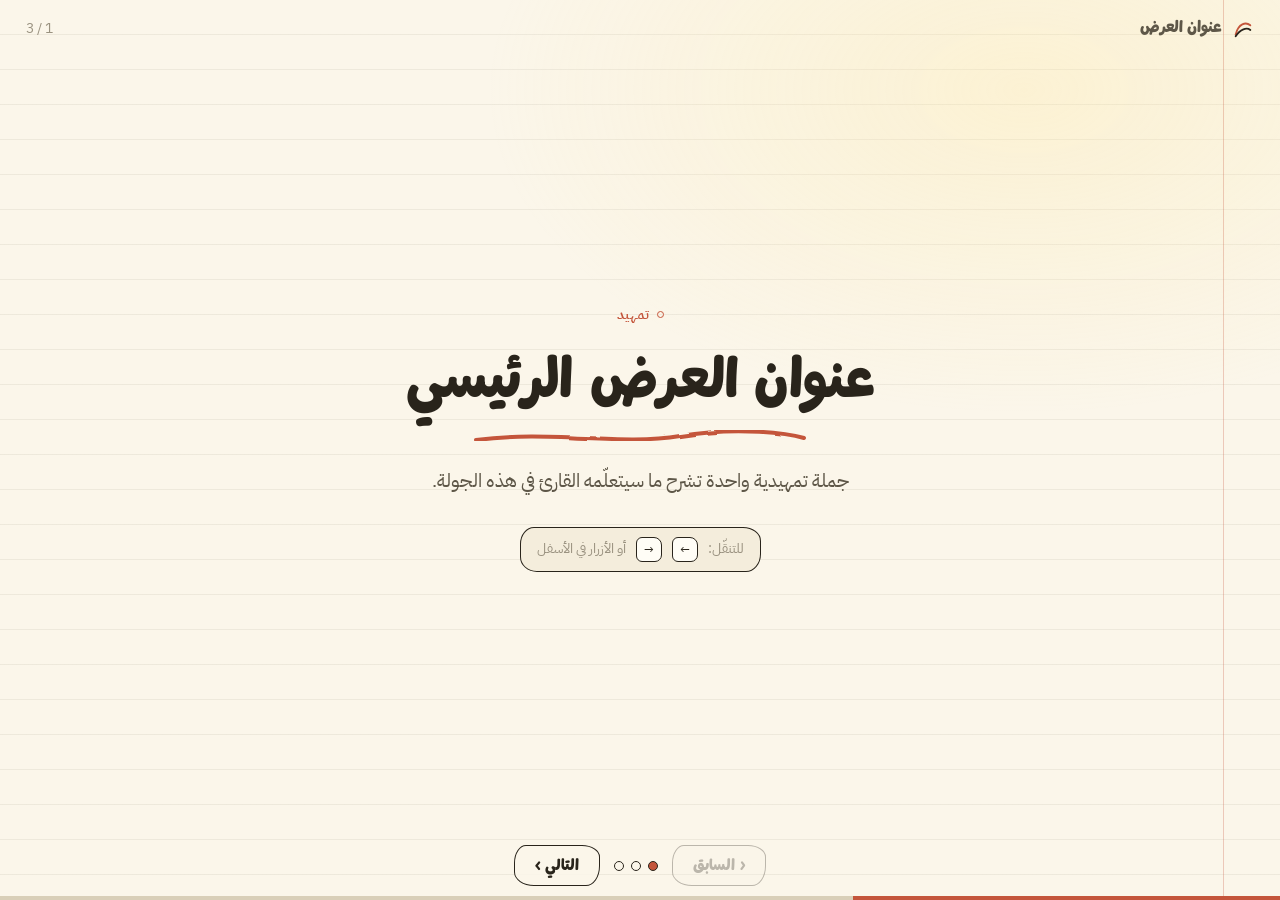
<file: lesson-deck-builder/assets/template.html>
<!DOCTYPE html>
<!--
  ====================================================================
  Lesson-Deck-Builder · deck engine template · Sketchbook (v1.3)
  --------------------------------------------------------------------
  HOW TO USE
  1. Language: RTL/Arabic → <html dir="rtl" lang="ar"> (default below)
               LTR/English → <html dir="ltr" lang="en">
     and swap the font <link> + the three --font-* vars (comments below).
  2. Canvas (the answer to the canvas gate, SKILL.md §1b) — ONE attribute pair on <html>:
       paper (bright)  → data-canvas="paper"
       chalkboard      → data-canvas="chalkboard" data-board="<board>"
         boards: slate-reinked (DEFAULT) · midnight-blue · olive-gold ·
                 dusk-indigo · deep-teal · red-graphite   (style-system.md §5)
     Every token, bridge token and arrowhead colour follows the attributes.
     Never hand-edit a board's hex values in a deck — pick a board.
  3. Fill the SLIDES region (between the BEGIN/END SLIDES markers) using
     references/components.md. Components §22+ read the bridge tokens,
     which this template already defines for both canvases.
  4. #total is a fallback; the engine fixes it at runtime.
  Do not edit the engine part of the <script> (engine v2: builds,
  data-capture guard, slideenter/build events); component code goes AFTER it.
  ====================================================================
-->
<html lang="ar" dir="rtl" data-canvas="paper">
<head>
<meta charset="UTF-8" />
<meta name="viewport" content="width=device-width, initial-scale=1.0" />
<title>عرض تقديمي</title>

<!-- FONTS — default = Arabic Sketchbook pairing (Playpen Sans Arabic 800 always + IBM Plex Sans Arabic).
     English: replace with
     <link href="https://fonts.googleapis.com/css2?family=Caveat:wght@500;600;700&family=Karla:ital,wght@0,400;0,500;0,700;1,400&display=swap" rel="stylesheet" />
     and set --font-display:"Caveat", cursive; --font-body:"Karla", sans-serif; --font-eyebrow:"Karla", sans-serif; -->
<link rel="preconnect" href="https://fonts.googleapis.com" />
<link rel="preconnect" href="https://fonts.gstatic.com" crossorigin />
<link href="https://fonts.googleapis.com/css2?family=Playpen+Sans+Arabic:wght@800&family=IBM+Plex+Sans+Arabic:wght@400;600&display=swap" rel="stylesheet" />

<style>
  /* ===== FONT TOKENS ===== */
  :root{
    --font-display:"Playpen Sans Arabic", cursive;
    --font-body:"IBM Plex Sans Arabic", sans-serif;
    --font-eyebrow:"IBM Plex Sans Arabic", sans-serif;
    --display-w:800;                       /* Arabic: Playpen 800 always. English Caveat: set 700 */
  }

  /* ===== CANVAS TOKENS — paper (bright) ===== */
  :root{
    --paper:#FBF6EA; --paper-2:#F4EDDC; --ink:#29241B; --ink-soft:#5E5748; --pencil:#9A9280; --line:#D9CFB8;
    --red:#C4553B; --blue:#3E6B8C; --ochre:#A8741A; --yellow:var(--ochre);   /* pen a · pen b · pen c (third pen) */
    --marker:#FFE590;
    --spill-1:rgba(255,229,144,.25); --spill-2:transparent;
    --surface:#FFFDF6; --surface-2:#F7F0E1;
    --rule:rgba(154,146,128,.13); --margin:rgba(196,85,59,.28);
    --dust-op:0; --dust-blend:multiply;
    --shadow:0 14px 34px -22px rgba(60,50,30,.5);
    --er-streak:rgba(41,36,27,.08); --er-wash:rgba(41,36,27,.04); --er-ghost:.2;
    --code-bg:#2C302A; --code-bar:#23271f; --code-line:#3a3f37;
  }
  /* ===== CANVAS TOKENS — chalkboard (shared) ===== */
  :root[data-canvas="chalkboard"]{
    --surface:rgba(255,255,255,.06); --surface-2:rgba(255,255,255,.04);
    --rule:color-mix(in srgb,var(--ink) 4.5%,transparent); --margin:color-mix(in srgb,var(--red) 26%,transparent);
    --dust-op:.05; --dust-blend:screen;
    --shadow:0 14px 34px -22px rgba(0,0,0,.6);
    --er-streak:color-mix(in srgb,var(--ink) 10%,transparent); --er-wash:color-mix(in srgb,var(--ink) 5%,transparent); --er-ghost:.14;
    --code-bg:color-mix(in srgb,var(--paper-2) 70%,black); --code-bar:color-mix(in srgb,var(--paper-2) 55%,black); --code-line:var(--line);
  }
  /* ===== CHALKBOARD BOARDS (style-system.md §5) — pick one with data-board ===== */
  /* Slate re-inked (DEFAULT board) — pens: rose · chalk-blue · chalk-yellow */
  :root[data-canvas="chalkboard"],
  :root[data-canvas="chalkboard"][data-board="slate-reinked"]{
    --paper:#19211B; --paper-2:#121914; --ink:#F3EFE3; --ink-soft:#DBD6C6; --pencil:#97A49A; --line:#38403A;
    --red:#FF9E8F; --blue:#98CCF6; --yellow:#F5D870; --marker:#595732;
    --spill-1:rgba(250,232,163,0.035); --spill-2:rgba(152,204,246,.045);
  }
  /* Midnight blue — pens: coral · mint · butter */
  :root[data-canvas="chalkboard"][data-board="midnight-blue"]{
    --paper:#131D2A; --paper-2:#0D1521; --ink:#F3EFE3; --ink-soft:#DBD6C6; --pencil:#95A1B2; --line:#323C49;
    --red:#FEA684; --blue:#83E2BF; --yellow:#FAD980; --marker:#5F5530;
    --spill-1:rgba(250,232,163,0.035); --spill-2:rgba(131,226,191,.045);
  }
  /* Olive gold — pens: coral · periwinkle · lemon */
  :root[data-canvas="chalkboard"][data-board="olive-gold"]{
    --paper:#1F1E13; --paper-2:#18170C; --ink:#F3EFE3; --ink-soft:#DBD6C6; --pencil:#A2A191; --line:#3E3D32;
    --red:#FDA19E; --blue:#A5C9FF; --yellow:#F3E685; --marker:#5A5732;
    --spill-1:rgba(250,232,163,0.035); --spill-2:rgba(165,201,255,.045);
  }
  /* Dusk indigo — pens: peach · aqua · gold */
  :root[data-canvas="chalkboard"][data-board="dusk-indigo"]{
    --paper:#1A1A28; --paper-2:#131220; --ink:#F3EFE3; --ink-soft:#DBD6C6; --pencil:#9E9EB1; --line:#393847;
    --red:#FBA59A; --blue:#7DDBE0; --yellow:#F9DA7B; --marker:#5F5530;
    --spill-1:rgba(250,232,163,0.035); --spill-2:rgba(125,219,224,.045);
  }
  /* Deep teal — pens: apricot · periwinkle · sun */
  :root[data-canvas="chalkboard"][data-board="deep-teal"]{
    --paper:#0E2224; --paper-2:#081A1C; --ink:#F3EFE3; --ink-soft:#DBD6C6; --pencil:#8EA5A8; --line:#2F4143;
    --red:#FEAA7A; --blue:#B9BCF9; --yellow:#F4DF79; --marker:#5C5630;
    --spill-1:rgba(250,232,163,0.035); --spill-2:rgba(185,188,249,.045);
  }
  /* Red graphite — pens: pink · sage-teal · butter */
  :root[data-canvas="chalkboard"][data-board="red-graphite"]{
    --paper:#281717; --paper-2:#1F1010; --ink:#F4EFE3; --ink-soft:#DDD5C6; --pencil:#B09A99; --line:#473636;
    --red:#FDA9B5; --blue:#88D9D1; --yellow:#F6D97E; --marker:#62542F;
    --spill-1:rgba(250,232,163,0.035); --spill-2:rgba(136,217,209,.045);
  }

  /* ===== COMPONENT BRIDGE (style-system.md §7) — components §1–§32 read these ===== */
  :root{
    --k-ink:var(--ink); --k-soft:var(--ink-soft); --k-a:var(--red); --k-b:var(--blue); --k-c:var(--yellow);
    --k-hi:var(--marker); --k-surface:var(--surface); --k-card:#FBF6EA; --k-card-ink:#29241B;   /* paper objects keep the paper palette */
    --k-line:var(--line); --k-ease:cubic-bezier(.2,.7,.2,1);
    --wash-a:color-mix(in srgb,var(--k-a) 16%,transparent);
    --wash-b:color-mix(in srgb,var(--k-b) 16%,transparent);
    --wash-c:color-mix(in srgb,var(--k-c) 18%,transparent);
    --wob-r:14px 22px 16px 24px/22px 14px 24px 16px;     /* hand-drawn frame radius */
    --wob-s:10px 16px 12px 18px/16px 10px 18px 12px;     /* small frame radius */
  }

  /* ===== BASE ===== */
  *{box-sizing:border-box; margin:0; padding:0;}
  html,body{height:100%;}
  body{font-family:var(--font-body); background:var(--paper); color:var(--ink);
    overflow:hidden; line-height:1.7; -webkit-font-smoothing:antialiased; text-rendering:optimizeLegibility;}
  :lang(ar) body{line-height:1.9;}

  /* ruled board: faint rules + margin line + two faint light spills; dust is a tiled data-URI (style-system §5) */
  .bg{position:fixed; inset:0; z-index:0; pointer-events:none;
    background:radial-gradient(70% 60% at 80% 10%, var(--spill-1), transparent 60%),
      radial-gradient(60% 55% at 6% 100%, var(--spill-2), transparent 62%),
      repeating-linear-gradient(transparent 0 34px, var(--rule) 34px 35px);}
  .bg::after{content:""; position:absolute; top:0; bottom:0; inset-inline-start:56px; width:1px; background:var(--margin);}
  .dust{position:fixed; inset:0; z-index:1; pointer-events:none; opacity:var(--dust-op); mix-blend-mode:var(--dust-blend);
    background-image:url("data:image/svg+xml,%3Csvg xmlns='http://www.w3.org/2000/svg' width='160' height='160'%3E%3Cfilter id='n'%3E%3CfeTurbulence type='fractalNoise' baseFrequency='0.8' numOctaves='2' stitchTiles='stitch'/%3E%3C/filter%3E%3Crect width='160' height='160' filter='url(%23n)'/%3E%3C/svg%3E"); background-repeat:repeat;}

  /* ===== DECK / SLIDES ===== */
  .deck{position:relative; z-index:2; height:100vh; width:100%;}
  .slide{position:absolute; inset:0; display:flex; align-items:center; justify-content:center;
    padding:70px 34px 100px; opacity:0; visibility:hidden;
    transition:opacity .5s ease, visibility .5s ease; overflow-y:auto;}
  .slide.active{opacity:1; visibility:visible;}
  .inner{width:100%; max-width:1040px; margin:auto;}

  /* ===== MOTION (one law: draw-in + slight rotations, cubic-bezier(.2,.7,.2,1)) ===== */
  .reveal{opacity:0; transform:translateY(14px) rotate(-.4deg);
    transition:opacity .6s ease, transform .7s cubic-bezier(.2,.7,.2,1); transition-delay:var(--d,0s);}
  .slide.active .reveal{opacity:1; transform:none;}
  .draw{stroke-dasharray:1; stroke-dashoffset:1; opacity:0; transition:stroke-dashoffset 1.1s ease, opacity .01s linear; transition-delay:var(--d,0s);}
  .slide.active .draw{stroke-dashoffset:0; opacity:1;}
  /* ===== BUILDS (engine v2) — [data-build="0..n"] appear one press at a time (components.md §25) ===== */
  [data-build]{opacity:0;transform:translateY(8px);transition:opacity .45s ease,transform .55s var(--k-ease,cubic-bezier(.2,.7,.2,1))}
  svg [data-build]{transform:none}
  [data-build].built{opacity:1;transform:none}
  .slide.active [data-build]:not(.built) .draw{stroke-dashoffset:1;opacity:0}

  /* ===== TYPE ===== */
  .eyebrow,.tag{font-family:var(--font-eyebrow); font-weight:700; font-size:.72rem; letter-spacing:.14em; text-transform:uppercase;
    color:var(--red); display:inline-flex; align-items:center; gap:8px; margin-bottom:10px;}
  .eyebrow .dot{width:7px; height:7px; border-radius:50%; border:1.6px solid currentColor;}
  :lang(ar) .eyebrow,:lang(ar) .tag{letter-spacing:0; text-transform:none; font-size:.86rem; font-weight:600;}
  h1,h2,h3{font-family:var(--font-display); font-weight:var(--display-w); line-height:1.1;}
  :lang(ar) h1,:lang(ar) h2,:lang(ar) h3{line-height:1.35;}
  h2{font-size:clamp(2rem,4vw,2.8rem); margin-bottom:10px;}
  :lang(ar) h2{font-size:clamp(1.5rem,3vw,2.1rem);}
  .lead{font-size:clamp(1rem,1.5vw,1.1rem); color:var(--ink-soft); max-width:62ch;}
  b,strong{font-weight:700; color:var(--ink);}
  mark{background:linear-gradient(105deg,transparent 2%,var(--marker) 4%,var(--marker) 94%,transparent 97%); padding:0 .2em; border-radius:2px; color:var(--ink);}

  /* cover / closing */
  .cover{text-align:center; max-width:760px; margin-inline:auto;}
  .cover h1{font-size:clamp(3rem,8vw,5.2rem); margin:8px 0 6px;}
  :lang(ar) .cover h1{font-size:clamp(2rem,5.2vw,3.4rem);}
  .cover .lead{margin-inline:auto; font-size:clamp(1.02rem,1.8vw,1.18rem);}
  .spark{width:96px; height:96px; display:block; margin-inline:auto;}
  .underline-svg{display:block; margin:2px auto 16px; width:min(340px,70%);}
  .hint{margin-top:28px; display:inline-flex; align-items:center; gap:10px; font-size:.86rem; color:var(--pencil);
    border:1.6px solid var(--ink); border-radius:14px 18px 15px 17px/17px 14px 18px 15px; padding:8px 16px; background:var(--paper-2); transform:rotate(-.5deg);}
  kbd{font-family:var(--font-body); font-size:.78rem; border:1.4px solid var(--ink); border-radius:6px 8px 7px 6px; padding:0 7px; background:var(--surface); color:var(--ink);}

  /* two-column */
  .grid2{display:grid; grid-template-columns:1.05fr .95fr; gap:42px; align-items:center;}
  .grid2.rev{grid-template-columns:.95fr 1.05fr;}
  .col-text h2{margin-bottom:12px;}
  .col-text .lead{margin-bottom:18px;}

  /* point list — hand-drawn tick boxes */
  ul.points{list-style:none; display:grid; gap:12px; margin-top:4px;}
  ul.points li{display:flex; gap:12px; align-items:flex-start; font-size:1rem; color:var(--ink);}
  ul.points li .tick{flex:none; width:23px; height:23px; border:1.6px solid var(--ink); border-radius:5px 8px 6px 9px;
    color:var(--red); display:grid; place-items:center; margin-top:3px; background:var(--surface);}
  ul.points li .tick svg{width:15px; height:15px; stroke-width:2.6;}

  /* aside / callout — dashed pen line */
  .aside{margin-top:20px; background:var(--surface); border:1.6px solid var(--line); border-inline-start:2.4px dashed var(--red);
    border-radius:var(--wob-s); padding:14px 18px; font-size:.95rem; color:var(--ink-soft);}
  .aside b{color:var(--ink);}

  /* figure frame — the sketch card */
  .fig,.sketch{position:relative; background:var(--surface); border:1.8px solid var(--ink); border-radius:var(--wob-r);
    padding:22px 24px; box-shadow:var(--shadow);}
  .tilt-l{transform:rotate(-.6deg);} .tilt-r{transform:rotate(.5deg);}
  .tape{position:absolute; top:-12px; left:50%; width:88px; height:24px; transform:translateX(-50%) rotate(-2deg);
    background:rgba(255,229,144,.75); border:1px solid rgba(160,140,60,.35);}   /* paper object: paper palette on every board */
  .num{position:absolute; inset-inline-start:16px; inset-block-start:10px; font-family:var(--font-display); font-weight:var(--display-w);
    font-size:1.05rem; color:var(--pencil);}

  /* window mockup — sketched window */
  .win{background:var(--surface); border:1.8px solid var(--ink); border-radius:var(--wob-s); overflow:hidden; box-shadow:var(--shadow);}
  .win .bar{display:flex; align-items:center; gap:8px; padding:9px 12px; background:var(--surface-2); border-bottom:1.6px solid var(--ink);}
  .win .bar .dots{display:flex; gap:6px;}
  .win .bar .dots i{width:10px; height:10px; border-radius:50%; display:block; border:1.2px solid var(--ink);}
  .win .bar .pill{flex:1; height:24px; background:var(--paper); border:1.4px solid var(--line); border-radius:999px;
    display:flex; align-items:center; padding:0 12px; font-size:.72rem; color:var(--pencil); font-family:var(--font-body);}
  .win .body{padding:18px;}

  /* chat bubbles */
  .chat{display:grid; gap:12px;}
  .bubble{max-width:82%; padding:11px 15px; border-radius:16px 18px 15px 19px/18px 15px 19px 16px; font-size:.95rem; line-height:1.7; border:1.6px solid var(--ink);}
  .bubble.user{background:var(--wash-a); margin-inline-start:auto; border-end-end-radius:5px; color:var(--ink);}
  .bubble.bot{background:var(--surface); border-color:var(--line); border-end-start-radius:5px; color:var(--ink-soft);}
  .bubble .who{font-size:.72rem; color:var(--pencil); margin-bottom:3px; font-family:var(--font-eyebrow); font-weight:700;}

  /* cards grid */
  .cards{display:grid; gap:16px;}
  .cards.c3{grid-template-columns:repeat(3,1fr);}
  .cards.c2{grid-template-columns:repeat(2,1fr);}
  .card{background:var(--surface); border:1.6px solid var(--ink-soft); border-radius:var(--wob-s); padding:16px 16px 15px;}
  .card .ico,.ico{width:42px; height:42px; border-radius:10px 14px 11px 15px/14px 10px 15px 11px; display:grid; place-items:center; margin-bottom:12px;
    border:1.6px solid currentColor; background:var(--wash-c); color:var(--yellow);}
  .ico.clay{background:var(--wash-a); color:var(--red);}
  .ico.blue{background:var(--wash-b); color:var(--blue);}
  .ico.gold{background:var(--wash-c); color:var(--yellow);}
  .ico svg{width:21px; height:21px;}
  .card h3{font-size:1.3rem; margin-bottom:4px;}
  :lang(ar) .card h3{font-size:1.05rem;}
  .card p{font-size:.92rem; color:var(--ink-soft); line-height:1.65;}

  /* section heading block */
  .head{max-width:64ch; margin-bottom:24px;}
  .head h2{margin-bottom:10px;}

  /* stroke icon defaults */
  .ic{stroke:currentColor; stroke-width:1.9; fill:none; stroke-linecap:round; stroke-linejoin:round;}

  /* comparison tiers — sketched rows, pen badges, hand-drawn meter ticks */
  .tier{display:grid; grid-template-columns:auto 1fr auto; gap:18px; align-items:center;
    background:var(--surface); border:1.6px solid var(--ink-soft); border-radius:var(--wob-s); padding:14px 18px;}
  .tier .badge{font-family:var(--font-display); font-weight:var(--display-w); font-size:1.35rem; width:96px; text-align:center; padding:4px 0;
    border:1.6px solid currentColor; border-radius:10px 14px 11px 15px/14px 10px 15px 11px;}
  :lang(ar) .tier .badge{font-size:1.02rem;}
  .tier .t-a{background:var(--wash-a); color:var(--red);}
  .tier .t-b{background:var(--wash-b); color:var(--blue);}
  .tier .t-c{background:var(--wash-c); color:var(--yellow);}
  .tier p{font-size:.95rem; color:var(--ink-soft);}
  .tier .meter{display:flex; gap:5px; align-items:center;}
  .tier .meter span{width:8px; height:22px; border-radius:3px 4px 3px 5px; border:1.4px solid var(--line);}
  .tier .meter span.on{background:var(--red); border-color:var(--red);}
  .meter-label{font-size:.72rem; color:var(--pencil); font-family:var(--font-eyebrow); font-weight:700; margin-bottom:4px; display:block;}

  /* flow recap — sketched pills, pen arrows */
  .flow{display:flex; flex-wrap:wrap; align-items:center; justify-content:center; gap:12px; margin-top:8px;}
  .flow .pill{background:var(--surface); border:1.6px solid var(--ink); border-radius:16px 20px 15px 21px/20px 15px 21px 16px; padding:8px 18px;
    font-family:var(--font-display); font-weight:var(--display-w); font-size:1.25rem;}
  :lang(ar) .flow .pill{font-size:1rem;}
  .flow .arrow{color:var(--red); font-family:var(--font-display); font-size:1.6rem; line-height:1;}

  /* source rows + barchart */
  .src{display:grid; gap:9px; margin-top:14px;}
  .src .row{display:flex; align-items:center; gap:10px; background:var(--surface-2); border:1.4px solid var(--line); border-radius:var(--wob-s); padding:8px 12px;}
  .src .row .fav{width:18px; height:18px; border-radius:5px 7px 5px 8px; flex:none;}
  .src .row .ln{height:8px; border-radius:4px; background:var(--line);}
  .barchart{display:flex; align-items:flex-end; gap:12px; height:120px; padding-top:6px; border-bottom:1.8px solid var(--ink);}
  .barchart .b{flex:1; border-radius:6px 9px 0 0; background:var(--red); opacity:.85; border:1.4px solid var(--ink); border-bottom:none;}

  /* code window (always a dark pane) */
  .win.code{background:var(--code-bg); border-color:var(--code-line);}
  .win.code .bar{background:var(--code-bar); border-color:var(--code-line);}
  .codeline{display:flex; gap:9px; align-items:center; margin-bottom:9px; font-family:var(--font-body); direction:ltr;}
  .codeline .ln{height:9px; border-radius:5px;}
  @keyframes blink{50%{opacity:0}}

  /* checklist / step card */
  .checklist{display:grid; gap:10px;}
  .checklist .ci{display:flex; align-items:center; gap:11px; font-size:.92rem; color:var(--ink-soft);}
  .checklist .cb{width:20px; height:20px; border:1.6px solid var(--ink); border-radius:5px 7px 5px 8px; color:var(--red); display:grid; place-items:center; flex:none;}
  .checklist .cb svg{width:13px; height:13px; stroke-width:2.6;}
  .stepcard{background:var(--surface-2); border:1.8px dashed var(--red); border-radius:var(--wob-s); padding:16px 18px;}
  .stepcard .tag{margin-bottom:0;}
  .stepcard .title{font-family:var(--font-display); font-weight:var(--display-w); font-size:1.45rem; margin:2px 0 12px;}
  :lang(ar) .stepcard .title{font-size:1.1rem;}
  .stepcard .step{display:flex; gap:10px; align-items:center; margin-bottom:8px; font-size:.9rem; color:var(--ink-soft);}
  .stepcard .step .n,ol.steps .n{width:24px; height:24px; border:1.6px solid var(--ink); border-radius:50% 46% 52% 48%/48% 52% 46% 52%;
    color:var(--ink); display:grid; place-items:center; font-family:var(--font-display); font-weight:var(--display-w); font-size:1.02rem; flex:none;}
  ol.steps{list-style:none; display:grid; gap:9px;}
  ol.steps li{display:flex; gap:10px; align-items:flex-start; color:var(--ink-soft);}

  /* tri-grid + tiles */
  .trigrid{display:grid; grid-template-columns:repeat(3,1fr); gap:14px;}
  .trigrid .rc{background:var(--surface); border:1.6px solid var(--ink-soft); border-radius:var(--wob-s); padding:14px; text-align:center;}
  .trigrid .rc .ico{margin:0 auto 10px;}
  .trigrid .rc small{font-size:.84rem; color:var(--ink-soft); display:block; line-height:1.6;}
  .tiles{display:grid; grid-template-columns:repeat(2,1fr); gap:14px;}
  .tile{display:flex; gap:14px; align-items:center; background:var(--surface); border:1.6px solid var(--ink-soft); border-radius:var(--wob-s); padding:13px 15px;}
  .tile .ico{flex:none; margin:0;}
  .tile .tx h4{font-family:var(--font-display); font-weight:var(--display-w); font-size:1.25rem; margin-bottom:0;}
  :lang(ar) .tile .tx h4{font-size:1rem;}
  .tile .tx p{font-size:.86rem; color:var(--ink-soft); line-height:1.6;}

  /* ===== FIGURE STROKES (hand-drawn: filter="url(#wob)") ===== */
  .s{fill:none; stroke:var(--ink); stroke-width:2; stroke-linecap:round; stroke-linejoin:round;}
  .s.t{stroke-width:1.4;} .s.k{stroke-width:2.6;}
  .s.soft{stroke:var(--ink-soft);} .s.r{stroke:var(--red);} .s.b{stroke:var(--blue);} .s.y{stroke:var(--yellow);}
  .s.dash{stroke-dasharray:6 6;}
  .fl{fill:var(--surface);} .fl2{fill:color-mix(in srgb,var(--ink) 16%,transparent);}
  .fr{fill:color-mix(in srgb,var(--red) 22%,transparent);} .fb{fill:color-mix(in srgb,var(--blue) 22%,transparent);} .fy{fill:color-mix(in srgb,var(--yellow) 24%,transparent);}
  .fhatch{fill:url(#p-hatch);} .fdots{fill:url(#p-dots);}

  /* ===== CHROME ===== */
  .topbar{position:fixed; top:0; inset-inline:0; z-index:6; display:flex; align-items:center; justify-content:space-between; padding:14px 26px;}
  .topbar .brand{display:flex; align-items:center; gap:10px; font-family:var(--font-display); font-weight:var(--display-w); font-size:1.25rem; color:var(--ink-soft);}
  :lang(ar) .topbar .brand{font-size:.98rem;}
  .topbar .brand .mk{width:22px; height:22px;}
  .counter{font-size:.85rem; color:var(--pencil);}
  .nav{position:fixed; bottom:14px; inset-inline:0; z-index:6; display:flex; align-items:center; justify-content:center; gap:14px;}
  .nav button{font-family:var(--font-display); font-weight:var(--display-w); font-size:1.15rem; color:var(--ink);
    background:color-mix(in srgb,var(--paper) 85%,transparent); cursor:pointer;
    border:1.8px solid var(--ink); border-radius:12px 18px 14px 20px/18px 12px 20px 14px; padding:7px 20px; transition:transform .2s, background .2s;}
  :lang(ar) .nav button{font-size:.95rem;}
  .nav button:hover:not(:disabled){transform:rotate(-1deg) translateY(-2px); background:var(--marker);}
  .nav button:disabled{opacity:.3; cursor:default;}
  .nav .dots{display:flex; gap:7px; flex-wrap:wrap; max-width:46vw; justify-content:center;}
  .nav .dots i{width:10px; height:10px; border:1.5px solid var(--ink); border-radius:50%; cursor:pointer; transition:background .3s;}
  .nav .dots i.on{background:var(--red);}
  .progress{position:fixed; bottom:0; inset-inline:0; height:4px; background:var(--line); z-index:6;}
  .progress .fill{height:100%; width:0; background:var(--red); transition:width .5s ease;}

  /* ===== RESPONSIVE ===== */
  @media (max-width:880px){
    .grid2,.grid2.rev{grid-template-columns:1fr; gap:24px;}
    .grid2 .fig{order:2;}
    .cards.c3,.cards.c2,.tiles,.trigrid{grid-template-columns:1fr;}
    .tier{grid-template-columns:auto 1fr; gap:12px;}
    .tier .meter{grid-column:1 / -1;}
    .slide{padding:60px 18px 96px; align-items:flex-start;}
    .bg::after{inset-inline-start:12px;}
    .nav .dots{display:none;}
  }
  @media (max-width:520px){
    .nav button{padding:7px 14px;}
    .topbar{padding:12px 16px;}
    .bubble{max-width:92%;}
  }
</style>
</head>
<body>

<div class="bg"></div>
<div class="dust"></div>

<!-- shared defs: wobble filter, arrowheads (colours follow the canvas through style=), fill patterns -->
<svg width="0" height="0" style="position:absolute" aria-hidden="true" focusable="false">
  <defs>
    <filter id="wob"><feTurbulence type="fractalNoise" baseFrequency="0.035" numOctaves="2" seed="7" result="t"/><feDisplacementMap in="SourceGraphic" in2="t" scale="2.6"/></filter>
    <marker id="ah" viewBox="0 0 10 10" refX="8" refY="5" markerWidth="7" markerHeight="7" orient="auto-start-reverse"><path d="M1 1 L9 5 L1 9" style="fill:none;stroke:var(--ink);stroke-width:1.7;stroke-linecap:round;stroke-linejoin:round"/></marker>
    <marker id="ahR" viewBox="0 0 10 10" refX="8" refY="5" markerWidth="7" markerHeight="7" orient="auto-start-reverse"><path d="M1 1 L9 5 L1 9" style="fill:none;stroke:var(--red);stroke-width:1.7;stroke-linecap:round;stroke-linejoin:round"/></marker>
    <marker id="ahB" viewBox="0 0 10 10" refX="8" refY="5" markerWidth="7" markerHeight="7" orient="auto-start-reverse"><path d="M1 1 L9 5 L1 9" style="fill:none;stroke:var(--blue);stroke-width:1.7;stroke-linecap:round;stroke-linejoin:round"/></marker>
    <marker id="ahY" viewBox="0 0 10 10" refX="8" refY="5" markerWidth="7" markerHeight="7" orient="auto-start-reverse"><path d="M1 1 L9 5 L1 9" style="fill:none;stroke:var(--yellow);stroke-width:1.7;stroke-linecap:round;stroke-linejoin:round"/></marker>
    <pattern id="p-hatch" patternUnits="userSpaceOnUse" width="7" height="7" patternTransform="rotate(45)"><line x1="1" y1="0" x2="1" y2="7" style="stroke:var(--blue);stroke-width:1.6"/></pattern>
    <pattern id="p-dots" patternUnits="userSpaceOnUse" width="7" height="7"><circle cx="3.5" cy="3.5" r="1.5" style="fill:var(--yellow)"/></pattern>
  </defs>
</svg>

<div class="topbar">
  <div class="brand">
    <svg class="mk" viewBox="0 0 24 24" style="filter:url(#wob)" aria-hidden="true"><path d="M4 18 C7 6, 15 4, 20 8" fill="none" stroke="var(--red)" stroke-width="2" stroke-linecap="round"/><path d="M4 20 C9 12, 16 10, 20 13" fill="none" stroke="var(--ink)" stroke-width="2" stroke-linecap="round"/></svg>
    <span>عنوان العرض</span>
  </div>
  <div class="counter"><span id="cur">1</span> / <span id="total">3</span></div>
</div>

<div class="deck" id="deck">
  <!-- ================= BEGIN SLIDES (fill from components.md) ================= -->

  <!-- COVER -->
  <section class="slide active">
    <div class="inner cover">
      <span class="eyebrow reveal" style="--d:.05s"><span class="dot"></span> تمهيد</span>
      <h1 class="reveal" style="--d:.15s">عنوان العرض الرئيسي</h1>
      <svg class="underline-svg reveal" style="--d:.28s" viewBox="0 0 340 22" fill="none" aria-hidden="true">
        <path class="draw" style="--d:.42s" pathLength="1" d="M6 14 C 80 4, 150 20, 210 10 S 320 8, 334 12" stroke="var(--red)" stroke-width="4" stroke-linecap="round" filter="url(#wob)"/>
      </svg>
      <p class="lead reveal" style="--d:.36s">جملة تمهيدية واحدة تشرح ما سيتعلّمه القارئ في هذه الجولة.</p>
      <div class="hint reveal" style="--d:.5s">للتنقّل: <kbd>←</kbd> <kbd>→</kbd> أو الأزرار في الأسفل</div>
    </div>
  </section>

  <!-- SAMPLE CONTENT SLIDE -->
  <section class="slide">
    <div class="inner">
      <div class="grid2">
        <div class="col-text">
          <span class="eyebrow reveal"><span class="dot"></span> قسم</span>
          <h2 class="reveal" style="--d:.08s">عنوان الشريحة</h2>
          <p class="lead reveal" style="--d:.16s">فقرة قصيرة هادئة تشرح الفكرة لمن لا خبرة له بها، مع <mark>عبارة مهمّة</mark> مظلّلة.</p>
          <ul class="points">
            <li class="reveal" style="--d:.24s"><span class="tick"><svg class="ic" viewBox="0 0 24 24"><polyline points="5 12 10 17 19 7"/></svg></span> نقطة أولى موجزة.</li>
            <li class="reveal" style="--d:.3s"><span class="tick"><svg class="ic" viewBox="0 0 24 24"><polyline points="5 12 10 17 19 7"/></svg></span> نقطة ثانية موجزة.</li>
          </ul>
        </div>
        <div class="fig tilt-r reveal" style="--d:.2s"><div class="tape"></div>
          <svg viewBox="0 0 320 170" aria-hidden="true" style="display:block;width:100%;height:auto">
            <g filter="url(#wob)">
              <rect class="s fr" x="20" y="60" width="80" height="50" rx="8"/>
              <rect class="s fb" x="220" y="60" width="80" height="50" rx="8"/>
              <path class="s" d="M104 85 L214 85" marker-end="url(#ah)"/>
              <path class="s y dash" d="M60 116 Q160 168 260 116" marker-end="url(#ahY)"/>
            </g>
          </svg>
          <p style="text-align:center;color:var(--pencil);font-size:.88rem">ضع هنا رسمًا أو مكوّنًا بصريًّا من components.md</p>
        </div>
      </div>
    </div>
  </section>

  <!-- CLOSING -->
  <section class="slide">
    <div class="inner cover">
      <span class="eyebrow reveal" style="--d:.1s"><span class="dot"></span> خاتمة</span>
      <h1 class="reveal" style="--d:.2s; font-size:clamp(1.8rem,4.4vw,2.8rem);">الخلاصة</h1>
      <p class="lead reveal" style="--d:.3s">جملة ختامية تلخّص الرسالة وتدعو لخطوة بسيطة.</p>
    </div>
  </section>

  <!-- ================= END SLIDES ================= -->
</div>

<!-- nav labels: Arabic (default) below. For English (LTR): prev="‹ Prev", next="Next ›" -->
<div class="nav">
  <button id="prev">‹ السابق</button>
  <div class="dots" id="dots"></div>
  <button id="next">التالي ›</button>
</div>
<div class="progress"><div class="fill" id="fill"></div></div>

<script>
  /* ---- deck engine v2 — do not edit (builds · data-capture guard · slideenter/build events) ---- */
  const slides=[...document.querySelectorAll('.slide')];
  const total=slides.length;
  let idx=0;
  const cur=document.getElementById('cur'), fill=document.getElementById('fill');
  const prevBtn=document.getElementById('prev'), nextBtn=document.getElementById('next'), dotsWrap=document.getElementById('dots');
  document.getElementById('total').textContent=total;

  slides.forEach((_,k)=>{ const d=document.createElement('i'); d.addEventListener('click',()=>go(k)); dotsWrap.appendChild(d); });
  const dots=[...dotsWrap.children];

  // builds: [data-build="0..n"] appear one press at a time before the page turns;
  // data-builds="n" on a slide declares steps for widgets that follow builds (components.md §25)
  const buildMax=slides.map(s=>Math.max(+s.dataset.builds||0,...[...s.querySelectorAll('[data-build]')].map(e=>+e.dataset.build||0)));
  const buildStep=slides.map(()=>0);
  function paintBuilds(k,quiet){
    const s=slides[k], n=buildStep[k];
    s.querySelectorAll('[data-build]').forEach(e=>{ const b=+e.dataset.build||0; e.classList.toggle('built',b<=n); e.classList.toggle('now',b===n); });
    s.dataset.step=n;
    if(!quiet) s.dispatchEvent(new CustomEvent('build',{detail:{step:n,of:buildMax[k]}}));
  }
  slides.forEach((_,k)=>paintBuilds(k,true));

  function update(){
    slides.forEach((s,k)=>s.classList.toggle('active',k===idx));
    dots.forEach((d,k)=>d.classList.toggle('on',k===idx));
    cur.textContent=idx+1;
    fill.style.width=((idx+1)/total*100)+'%';
    prevBtn.disabled=idx===0&&buildStep[idx]===0;
    nextBtn.disabled=idx===total-1&&buildStep[idx]>=buildMax[idx];
  }
  // enter slide n at step 0, or fully built when stepping back into it
  function go(n,built){
    const from=idx; idx=Math.max(0,Math.min(total-1,n));
    if(idx===from&&!built){ update(); return; }
    buildStep[idx]=built?buildMax[idx]:0; paintBuilds(idx);
    update(); slides[idx].scrollTop=0;
    if(idx!==from) slides[idx].dispatchEvent(new CustomEvent('slideenter',{detail:{from}}));
  }
  function next(){ if(buildStep[idx]<buildMax[idx]){ buildStep[idx]++; paintBuilds(idx); update(); } else if(idx<total-1) go(idx+1); }
  function prev(){ if(buildStep[idx]>0){ buildStep[idx]--; paintBuilds(idx); update(); } else if(idx>0) go(idx-1,true); }
  nextBtn.addEventListener('click',next); prevBtn.addEventListener('click',prev);

  // direction-aware keys: in RTL, ArrowLeft moves forward
  const rtl=(document.documentElement.getAttribute('dir')||'ltr').toLowerCase()==='rtl';
  const FWD=rtl?['ArrowLeft','ArrowDown',' ','PageDown']:['ArrowRight','ArrowDown',' ','PageDown'];
  const BACK=rtl?['ArrowRight','ArrowUp','PageUp']:['ArrowLeft','ArrowUp','PageUp'];
  // never hijack keys or swipes while the user is typing in an editable field,
  // or working a widget marked data-capture (scrubbers, draggable figures)
  const typing=e=>{const t=e.target;return !!t&&(t.tagName==='TEXTAREA'||t.tagName==='INPUT'||t.tagName==='SELECT'||t.isContentEditable||!!(t.closest&&t.closest('[data-capture]')));};
  document.addEventListener('keydown',e=>{
    if(typing(e)) return;
    if(FWD.includes(e.key)){ e.preventDefault(); next(); }
    else if(BACK.includes(e.key)){ e.preventDefault(); prev(); }
    else if(e.key==='Home'){ go(0); } else if(e.key==='End'){ go(total-1); }
  });

  // direction-aware swipe
  let sx=null;
  document.addEventListener('touchstart',e=>{ if(typing(e)){ sx=null; return; } sx=e.changedTouches[0].clientX; },{passive:true});
  document.addEventListener('touchend',e=>{
    if(sx===null) return;
    const dx=e.changedTouches[0].clientX-sx;
    const goFwd = rtl ? dx>50 : dx<-50;
    const goBack = rtl ? dx<-50 : dx>50;
    if(goFwd) next(); else if(goBack) prev();
    sx=null;
  },{passive:true});

  update();
  setTimeout(()=>slides[idx].dispatchEvent(new CustomEvent('slideenter',{detail:{from:-1}})),0);
</script>
</body>
</html>
</file>
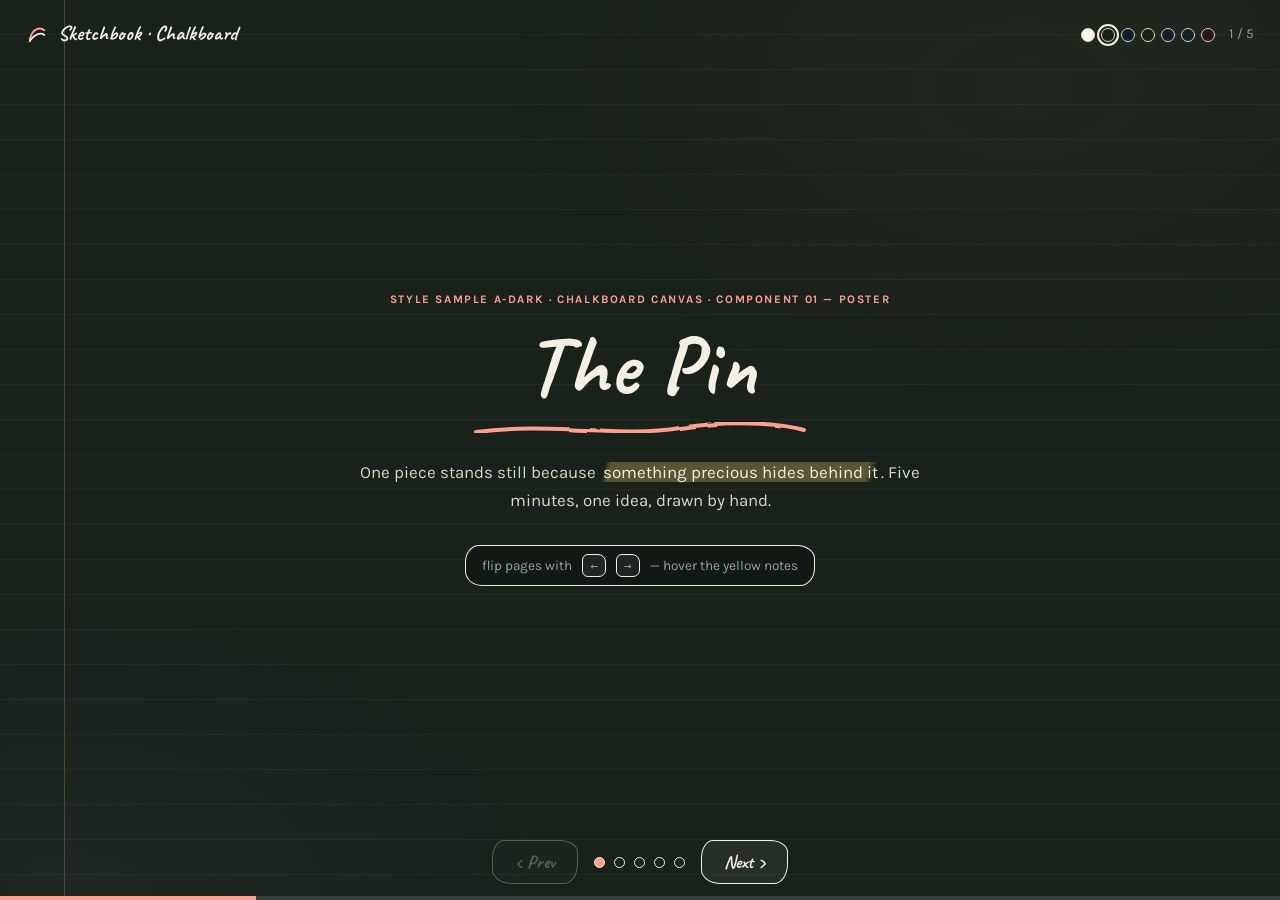
<file: lesson-deck-builder/assets/style-samples/sketchbook-chalkboard.html>
<!DOCTYPE html>
<!-- STYLE SAMPLE A · CHALKBOARD — v1.3: the canvas and board come from <html data-canvas="chalkboard" data-board="…">
     (default board: slate-reinked; all six boards in style-system.md §5). The dots in the top bar preview every board
     and the paper canvas (exemplar-only control).
     Translation rules: paper->board; ink->chalk; marker highlight->dust smear; paper cards->chalk-outline surfaces;
     PHYSICAL PAPER OBJECTS (sticky notes, tape, index cards) keep the paper palette; black pieces->board fill + chalk
     outline; grain->screen-blend chalk dust. Content intentionally identical to the paper exemplar.
     Components shown: poster cover · hover margin-notes concept card · steppable figure · hand-drawn MCQ check.
     Engine contract = lesson-deck-builder. -->
<html lang="en" dir="ltr" data-canvas="chalkboard" data-board="slate-reinked">
<head>
<meta charset="UTF-8" />
<meta name="viewport" content="width=device-width, initial-scale=1.0" />
<title>Sketchbook · Chalkboard · The Pin</title>
<link rel="preconnect" href="https://fonts.googleapis.com" />
<link rel="preconnect" href="https://fonts.gstatic.com" crossorigin />
<link href="https://fonts.googleapis.com/css2?family=Caveat:wght@500;600;700&family=Karla:ital,wght@0,400;0,500;0,700;1,400&display=swap" rel="stylesheet" />
<style>
:root{ --font-display:"Caveat", cursive; --font-body:"Karla", sans-serif; }
  /* ===== CANVAS TOKENS — paper (bright) ===== */
  :root{
    --paper:#FBF6EA; --paper-2:#F4EDDC; --ink:#29241B; --ink-soft:#5E5748; --pencil:#9A9280; --line:#D9CFB8;
    --red:#C4553B; --blue:#3E6B8C; --ochre:#A8741A; --yellow:var(--ochre);   /* pen a · pen b · pen c (third pen) */
    --marker:#FFE590;
    --spill-1:rgba(255,229,144,.25); --spill-2:transparent;
    --surface:#FFFDF6; --surface-2:#F7F0E1;
    --rule:rgba(154,146,128,.13); --margin:rgba(196,85,59,.28);
    --dust-op:0; --dust-blend:multiply;
    --shadow:0 14px 34px -22px rgba(60,50,30,.5);
    --er-streak:rgba(41,36,27,.08); --er-wash:rgba(41,36,27,.04); --er-ghost:.2;
    --code-bg:#2C302A; --code-bar:#23271f; --code-line:#3a3f37;
  }
  /* ===== CANVAS TOKENS — chalkboard (shared) ===== */
  :root[data-canvas="chalkboard"]{
    --surface:rgba(255,255,255,.06); --surface-2:rgba(255,255,255,.04);
    --rule:color-mix(in srgb,var(--ink) 4.5%,transparent); --margin:color-mix(in srgb,var(--red) 26%,transparent);
    --dust-op:.05; --dust-blend:screen;
    --shadow:0 14px 34px -22px rgba(0,0,0,.6);
    --er-streak:color-mix(in srgb,var(--ink) 10%,transparent); --er-wash:color-mix(in srgb,var(--ink) 5%,transparent); --er-ghost:.14;
    --code-bg:color-mix(in srgb,var(--paper-2) 70%,black); --code-bar:color-mix(in srgb,var(--paper-2) 55%,black); --code-line:var(--line);
  }
  /* ===== CHALKBOARD BOARDS (style-system.md §5) — pick one with data-board ===== */
  /* Slate re-inked (DEFAULT board) — pens: rose · chalk-blue · chalk-yellow */
  :root[data-canvas="chalkboard"],
  :root[data-canvas="chalkboard"][data-board="slate-reinked"]{
    --paper:#19211B; --paper-2:#121914; --ink:#F3EFE3; --ink-soft:#DBD6C6; --pencil:#97A49A; --line:#38403A;
    --red:#FF9E8F; --blue:#98CCF6; --yellow:#F5D870; --marker:#595732;
    --spill-1:rgba(250,232,163,0.035); --spill-2:rgba(152,204,246,.045);
  }
  /* Midnight blue — pens: coral · mint · butter */
  :root[data-canvas="chalkboard"][data-board="midnight-blue"]{
    --paper:#131D2A; --paper-2:#0D1521; --ink:#F3EFE3; --ink-soft:#DBD6C6; --pencil:#95A1B2; --line:#323C49;
    --red:#FEA684; --blue:#83E2BF; --yellow:#FAD980; --marker:#5F5530;
    --spill-1:rgba(250,232,163,0.035); --spill-2:rgba(131,226,191,.045);
  }
  /* Olive gold — pens: coral · periwinkle · lemon */
  :root[data-canvas="chalkboard"][data-board="olive-gold"]{
    --paper:#1F1E13; --paper-2:#18170C; --ink:#F3EFE3; --ink-soft:#DBD6C6; --pencil:#A2A191; --line:#3E3D32;
    --red:#FDA19E; --blue:#A5C9FF; --yellow:#F3E685; --marker:#5A5732;
    --spill-1:rgba(250,232,163,0.035); --spill-2:rgba(165,201,255,.045);
  }
  /* Dusk indigo — pens: peach · aqua · gold */
  :root[data-canvas="chalkboard"][data-board="dusk-indigo"]{
    --paper:#1A1A28; --paper-2:#131220; --ink:#F3EFE3; --ink-soft:#DBD6C6; --pencil:#9E9EB1; --line:#393847;
    --red:#FBA59A; --blue:#7DDBE0; --yellow:#F9DA7B; --marker:#5F5530;
    --spill-1:rgba(250,232,163,0.035); --spill-2:rgba(125,219,224,.045);
  }
  /* Deep teal — pens: apricot · periwinkle · sun */
  :root[data-canvas="chalkboard"][data-board="deep-teal"]{
    --paper:#0E2224; --paper-2:#081A1C; --ink:#F3EFE3; --ink-soft:#DBD6C6; --pencil:#8EA5A8; --line:#2F4143;
    --red:#FEAA7A; --blue:#B9BCF9; --yellow:#F4DF79; --marker:#5C5630;
    --spill-1:rgba(250,232,163,0.035); --spill-2:rgba(185,188,249,.045);
  }
  /* Red graphite — pens: pink · sage-teal · butter */
  :root[data-canvas="chalkboard"][data-board="red-graphite"]{
    --paper:#281717; --paper-2:#1F1010; --ink:#F4EFE3; --ink-soft:#DDD5C6; --pencil:#B09A99; --line:#473636;
    --red:#FDA9B5; --blue:#88D9D1; --yellow:#F6D97E; --marker:#62542F;
    --spill-1:rgba(250,232,163,0.035); --spill-2:rgba(136,217,209,.045);
  }

  /* ===== COMPONENT BRIDGE (style-system.md §7) — components §1–§32 read these ===== */
  :root{
    --k-ink:var(--ink); --k-soft:var(--ink-soft); --k-a:var(--red); --k-b:var(--blue); --k-c:var(--yellow);
    --k-hi:var(--marker); --k-surface:var(--surface); --k-card:#FBF6EA; --k-card-ink:#29241B;   /* paper objects keep the paper palette */
    --k-line:var(--line); --k-ease:cubic-bezier(.2,.7,.2,1);
    --wash-a:color-mix(in srgb,var(--k-a) 16%,transparent);
    --wash-b:color-mix(in srgb,var(--k-b) 16%,transparent);
    --wash-c:color-mix(in srgb,var(--k-c) 18%,transparent);
    --wob-r:14px 22px 16px 24px/22px 14px 24px 16px;     /* hand-drawn frame radius */
    --wob-s:10px 16px 12px 18px/16px 10px 18px 12px;     /* small frame radius */
  }


*{box-sizing:border-box;margin:0;padding:0}
html,body{height:100%}
body{font-family:var(--font-body);background:var(--paper);color:var(--ink);overflow:hidden;line-height:1.7;-webkit-font-smoothing:antialiased}

/* ruled-paper backdrop */
.bg{position:fixed;inset:0;z-index:0;pointer-events:none;
  background:
    radial-gradient(70% 60% at 80% 10%, var(--spill-1), transparent 60%),
    radial-gradient(60% 55% at 6% 100%, var(--spill-2), transparent 62%),
    repeating-linear-gradient(transparent 0 34px, var(--rule) 34px 35px);}
.bg::after{content:"";position:absolute;top:0;bottom:0;left:64px;width:1px;background:var(--margin)}

.deck{position:relative;z-index:2;height:100vh}
.slide{position:absolute;inset:0;display:flex;align-items:center;justify-content:center;
  padding:70px 28px 100px;opacity:0;visibility:hidden;transition:opacity .5s ease,visibility .5s ease;overflow-y:auto}
.slide.active{opacity:1;visibility:visible}
.inner{width:100%;max-width:980px}

.reveal{opacity:0;transform:translateY(14px) rotate(-.4deg);transition:opacity .6s ease,transform .7s cubic-bezier(.2,.7,.2,1);transition-delay:var(--d,0s)}
.slide.active .reveal{opacity:1;transform:none}
.draw{stroke-dasharray:1;stroke-dashoffset:1;transition:stroke-dashoffset 1.1s ease;transition-delay:var(--d,0s)}
.slide.active .draw{stroke-dashoffset:0}

.tag{font-family:var(--font-body);font-weight:700;font-size:.72rem;letter-spacing:.14em;color:var(--red);text-transform:uppercase}
h1{font-family:var(--font-display);font-weight:700;line-height:1.05}
h2{font-family:var(--font-display);font-weight:600;line-height:1.1}
.lead{color:var(--ink-soft);max-width:58ch}

mark{background:linear-gradient(105deg, transparent 2%, var(--marker) 4%, var(--marker) 94%, transparent 97%);
  padding:0 .2em;border-radius:2px;color:var(--ink)}

/* ---------- COVER ---------- */
.cover{text-align:center;max-width:740px;margin-inline:auto;position:relative}
.cover h1{font-size:clamp(3rem,8vw,5.4rem);margin:10px 0 6px}
.cover .lead{margin-inline:auto;font-size:1.06rem}
.underline-svg{display:block;margin:2px auto 18px;width:min(340px,70%)}
.hint{margin-top:30px;display:inline-flex;gap:10px;align-items:center;font-size:.85rem;color:var(--pencil);
  border:1.6px solid var(--ink);border-radius:14px 18px 15px 17px/17px 14px 18px 15px;padding:8px 16px;background:var(--paper-2);transform:rotate(-.5deg)}
kbd{font-size:.78rem;border:1.4px solid var(--ink);border-radius:6px 8px 7px 6px;padding:0 7px;background:var(--surface)}

/* ---------- SKETCH CARD (hand-drawn frame) ---------- */
.sketch{position:relative;background:var(--surface);border:1.8px solid var(--ink);
  border-radius:14px 22px 16px 24px/22px 14px 24px 16px;box-shadow:var(--shadow);padding:26px 28px}
.sketch.tilt-l{transform:rotate(-.7deg)} .sketch.tilt-r{transform:rotate(.6deg)}
.tape{position:absolute;top:-13px;left:50%;width:92px;height:26px;transform:translateX(-50%) rotate(-2deg);
  background:rgba(255,229,144,.75);border:1px solid rgba(160,140,60,.35)}

/* ---------- CONCEPT + MARGIN NOTES (hover depth) ---------- */
.concept-grid{display:grid;grid-template-columns:1.15fr .85fr;gap:40px;align-items:start}
.concept-grid h2{font-size:clamp(2rem,4.4vw,3rem);margin-bottom:10px}
.note-stack{display:grid;gap:16px;align-content:start;height:420px}
.note{position:relative;z-index:1;background:#FFE590;color:#29241B;border:1.6px solid #29241B;cursor:help;
  border-radius:4px 10px 6px 12px/10px 5px 12px 6px;padding:12px 16px;transform:rotate(var(--r,1deg));
  transition:transform .35s cubic-bezier(.2,.7,.2,1), box-shadow .35s ease}
.note:nth-child(2){--r:-1.2deg;background:#DCEAF4}
.note:nth-child(3){--r:.8deg;background:#F6DCD2}
.note .n-title{font-family:var(--font-display);font-weight:700;font-size:1.3rem;display:flex;align-items:center;gap:8px}
/* depth unfolds IN FLOW — sibling notes are pushed down naturally — but the stack
   lives in a RESERVED-height box, so the paragraph and the rest of the scene never move */
.note .n-body{max-height:0;overflow:hidden;opacity:0;font-size:.93rem;color:#5E5748;
  border-top:1.6px dashed rgba(41,36,27,0);
  transition:max-height .5s cubic-bezier(.2,.7,.2,1), opacity .4s ease .05s,
             margin .4s ease, padding .4s ease, border-color .4s ease}
.note:hover{transform:rotate(0) translateY(-3px);box-shadow:var(--shadow);z-index:10}
.note:hover .n-body{max-height:190px;opacity:1;margin-top:8px;padding-top:8px;border-top-color:rgba(41,36,27,.35)}
.note .peek{font-size:.72rem;color:#5E5748;opacity:.78;float:right;font-style:italic}

/* ---------- BOARD FIGURE (steppable) ---------- */
.fig-grid{display:grid;grid-template-columns:.9fr 1.1fr;gap:38px;align-items:center}
.boardwrap{position:relative;width:min(340px,100%);margin-inline:auto}
.board{display:grid;grid-template-columns:repeat(5,1fr);border:2px solid var(--ink);
  border-radius:6px 12px 8px 12px/12px 7px 12px 8px;overflow:hidden;aspect-ratio:1;background:var(--surface)}
.board i{display:block}
.board i.d{background:color-mix(in srgb,var(--ink) 12%,transparent)}
/* pieces live INSIDE the figure's SVG — one coordinate system, placement locked on every screen */
.pc{font-size:15px;transition:transform .8s cubic-bezier(.3,.9,.3,1)}
.pc.black{fill:var(--paper-2);stroke:var(--ink);stroke-width:.9;paint-order:stroke}
.ghost .pc{fill:var(--ink);stroke:none}
.pc.white{fill:var(--ink);stroke:var(--paper-2);stroke-width:.6;paint-order:stroke}
.overlay{position:absolute;inset:0;z-index:2;pointer-events:none}
.attack{stroke:var(--red);stroke-width:3;stroke-linecap:round;stroke-dasharray:7 8;opacity:0;transition:opacity .5s ease}
.ghost{opacity:0;transition:opacity .5s ease}
.frozen-ring{fill:none;stroke:var(--blue);stroke-width:3;stroke-dasharray:1;stroke-dashoffset:1;opacity:0;transition:stroke-dashoffset .9s ease .15s,opacity .2s ease}
[data-step="2"] .attack{opacity:1}
[data-step="3"] .attack{opacity:1}
[data-step="3"] .ghost{opacity:1}
[data-step="3"] .frozen-ring{stroke-dashoffset:0;opacity:1}
.stepbar{display:flex;align-items:center;gap:14px;margin-top:18px;justify-content:center}
.stepbtn{font-family:var(--font-display);font-size:1.25rem;font-weight:700;color:var(--ink);background:var(--surface);
  border:1.8px solid var(--ink);border-radius:50% 46% 52% 48%/48% 52% 46% 52%;width:46px;height:46px;cursor:pointer;
  transition:transform .2s ease,background .2s}
.stepbtn:hover{transform:rotate(-4deg) scale(1.06);background:var(--marker)}
.stepbtn:disabled{opacity:.3;cursor:default;transform:none}
.stepdots{display:flex;gap:8px}
.stepdots b{width:10px;height:10px;border:1.6px solid var(--ink);border-radius:50%;background:transparent;transition:background .3s}
.stepdots b.on{background:var(--red)}
.caption{font-family:var(--font-display);font-size:clamp(1.35rem,2.6vw,1.7rem);font-weight:600;min-height:2.6em;transition:opacity .3s}
.fig-grid h2{font-size:clamp(2rem,4.2vw,2.8rem);margin-bottom:8px}

/* ---------- QUIZ ---------- */
.quiz h2{font-size:clamp(2rem,4.4vw,2.9rem);margin-bottom:6px}
.opts{display:grid;gap:14px;margin-top:22px;max-width:640px}
.opt{display:flex;gap:14px;align-items:center;background:var(--surface);border:1.8px solid var(--ink);cursor:pointer;text-align:left;
  border-radius:10px 16px 12px 18px/16px 10px 18px 12px;padding:14px 18px;font-family:var(--font-body);font-size:.98rem;color:var(--ink);
  transition:transform .25s ease, background .3s ease}
.opt:hover{transform:rotate(-.5deg) translateX(4px)}
.opt .box{flex:none;width:24px;height:24px;border:1.8px solid var(--ink);border-radius:5px 8px 6px 9px;position:relative;background:var(--surface)}
.opt .box svg{position:absolute;inset:-4px;width:30px;height:30px;overflow:visible}
.opt .tick,.opt .scrib{stroke-dasharray:1;stroke-dashoffset:1}
.opt.correct{background:var(--marker)}
.opt.correct .tick{stroke-dashoffset:0;transition:stroke-dashoffset .5s ease}
.opt.wrong .scrib{stroke-dashoffset:0;transition:stroke-dashoffset .5s ease}
.verdict{margin-top:16px;font-family:var(--font-display);font-size:1.5rem;font-weight:600;opacity:0;transition:opacity .5s ease}
.verdict.show{opacity:1}
.sign{margin-top:34px;font-family:var(--font-display);font-size:1.35rem;color:var(--ink-soft);transform:rotate(-1deg)}

/* ---------- CHROME ---------- */
.topbar{position:fixed;top:0;inset-inline:0;display:flex;justify-content:space-between;align-items:center;padding:16px 26px;z-index:5}
.brand{font-family:var(--font-display);font-weight:700;font-size:1.3rem;display:flex;gap:10px;align-items:center}
.counter{font-size:.85rem;color:var(--pencil)}
.nav{position:fixed;bottom:16px;inset-inline:0;display:flex;justify-content:center;gap:16px;align-items:center;z-index:5}
.nav button{font-family:var(--font-display);font-weight:700;font-size:1.15rem;color:var(--ink);background:var(--surface);cursor:pointer;
  border:1.8px solid var(--ink);border-radius:12px 18px 14px 20px/18px 12px 20px 14px;padding:9px 22px;transition:transform .2s,background .2s}
.nav button:hover:not(:disabled){transform:rotate(-1deg) translateY(-2px);background:var(--marker)}
.nav button:disabled{opacity:.3;cursor:default}
.dots{display:flex;gap:9px}
.dots i{width:11px;height:11px;border:1.6px solid var(--ink);border-radius:50%;cursor:pointer;transition:background .3s}
.dots i.on{background:var(--red)}
.progress{position:fixed;bottom:0;inset-inline:0;height:4px;background:var(--line);z-index:6}
.progress .fill{height:100%;width:0;background:var(--red);transition:width .5s ease}

@media(max-width:880px){
  .concept-grid,.fig-grid{grid-template-columns:1fr;gap:26px}
  .note-stack{height:auto}
  .slide{padding:60px 18px 96px}
  .nav .dots{display:none}
}

.board-pick{display:inline-flex;gap:6px;align-items:center;margin-inline-end:14px;vertical-align:middle}
.board-pick button{width:14px;height:14px;border-radius:50%;border:1.6px solid var(--ink-soft);cursor:pointer;padding:0}
.board-pick button.on{outline:2px solid var(--ink);outline-offset:2px}

/* ===== BUILDS (engine v2) — [data-build="0..n"] appear one press at a time (components.md §25) ===== */
[data-build]{opacity:0;transform:translateY(8px);transition:opacity .45s ease,transform .55s var(--k-ease,cubic-bezier(.2,.7,.2,1))}
svg [data-build]{transform:none}
[data-build].built{opacity:1;transform:none}
.slide.active [data-build]:not(.built) .draw{stroke-dashoffset:1;opacity:0}
</style>
</head>
<body>

<div class="bg"></div>
<div style="position:fixed;inset:0;z-index:1;pointer-events:none;opacity:var(--dust-op);mix-blend-mode:var(--dust-blend);background-image:url("data:image/svg+xml,%3Csvg xmlns='http://www.w3.org/2000/svg' width='160' height='160'%3E%3Cfilter id='n'%3E%3CfeTurbulence type='fractalNoise' baseFrequency='0.8' numOctaves='2' stitchTiles='stitch'/%3E%3C/filter%3E%3Crect width='160' height='160' filter='url(%23n)'/%3E%3C/svg%3E");background-repeat:repeat"></div>

<!-- global wobble filter for hand-drawn strokes -->
<svg width="0" height="0" style="position:absolute">
  <filter id="wob"><feTurbulence type="fractalNoise" baseFrequency="0.035" numOctaves="2" seed="7" result="t"/>
  <feDisplacementMap in="SourceGraphic" in2="t" scale="2.6"/></filter>
</svg>

<div class="topbar">
  <div class="brand"><svg width="22" height="22" viewBox="0 0 24 24" style="filter:url(#wob)"><path d="M4 18 C7 6, 15 4, 20 8" fill="none" stroke="var(--red)" stroke-width="2" stroke-linecap="round"/><path d="M4 20 C9 12, 16 10, 20 13" fill="none" stroke="var(--ink)" stroke-width="2" stroke-linecap="round"/></svg> Sketchbook · Chalkboard</div>
  <div class="counter"><span class="board-pick" id="boardpick" aria-label="Canvas and board preview"></span><span id="cur">1</span> / <span id="total">5</span></div>
</div>

<div class="deck" id="deck">

  <!-- 1 · COVER (poster component) -->
  <section class="slide active">
    <div class="inner cover">
      <span class="tag reveal" style="--d:.05s">Style sample A-dark · Chalkboard canvas · component 01 — poster</span>
      <h1 class="reveal" style="--d:.15s">The Pin</h1>
      <svg class="underline-svg reveal" style="--d:.3s" viewBox="0 0 340 22" fill="none">
        <path class="draw" style="--d:.45s" pathLength="1" d="M6 14 C 80 4, 150 20, 210 10 S 320 8, 334 12" stroke="var(--red)" stroke-width="4" stroke-linecap="round" filter="url(#wob)"/>
      </svg>
      <p class="lead reveal" style="--d:.4s">One piece stands still because <mark>something precious hides behind it</mark>. Five minutes, one idea, drawn by hand.</p>
      <div class="hint reveal" style="--d:.55s">flip pages with <kbd>←</kbd> <kbd>→</kbd> — hover the yellow notes</div>
    </div>
  </section>

  <!-- 2 · CONCEPT + hover margin notes (hover-depth component) -->
  <section class="slide">
    <div class="inner concept-grid">
      <div>
        <span class="tag reveal">component 02 — margin notes (hover for depth)</span>
        <h2 class="reveal" style="--d:.08s">A pin is a promise of punishment</h2>
        <p class="lead reveal" style="--d:.16s">A long-range piece aims through an enemy piece at <mark>something more valuable behind it</mark>. The front piece isn't captured — it's <strong>paralyzed</strong>. Moving it would expose the treasure.</p>
        <p class="lead reveal" style="--d:.24s">The core fits in one line. Everything deeper lives in the notes — touch them only if you want more.</p>
      </div>
      <div class="note-stack reveal" style="--d:.3s">
        <div class="note"><span class="peek">hover ✎</span><div class="n-title">Who can pin?</div>
          <div class="n-body">Only sliders — bishop, rook, queen. A knight can never pin anything: it attacks around corners, not through lines.</div></div>
        <div class="note"><span class="peek">hover ✎</span><div class="n-title">Absolute vs relative</div>
          <div class="n-body">King behind = <b>absolute</b>: moving off the line is illegal. Queen or rook behind = <b>relative</b>: legal, just usually a terrible idea.</div></div>
        <div class="note"><span class="peek">hover ✎</span><div class="n-title">Why it wins games</div>
          <div class="n-body">A pinned piece defends nothing and fears everything. Pile attackers on it — it can't run.</div></div>
      </div>
    </div>
  </section>

  <!-- 3 · STEPPABLE FIGURE (walk a diagram through states) -->
  <section class="slide">
    <div class="inner fig-grid">
      <div>
        <span class="tag reveal">component 03 — steppable figure</span>
        <h2 class="reveal" style="--d:.08s">Watch a pin being born</h2>
        <p class="caption reveal" style="--d:.16s" id="figcap">The pieces before the storm: a knight shields its king.</p>
        <div class="stepbar reveal" style="--d:.24s">
          <button class="stepbtn" id="fprev" aria-label="previous step">‹</button>
          <div class="stepdots" id="fdots"></div>
          <button class="stepbtn" id="fnext" aria-label="next step">›</button>
        </div>
      </div>
      <div class="sketch tilt-r reveal" style="--d:.2s"><div class="tape"></div>
        <div class="boardwrap" id="figroot" data-step="0">
          <div class="board" aria-hidden="true">
            <i></i><i class="d"></i><i></i><i class="d"></i><i></i>
            <i class="d"></i><i></i><i class="d"></i><i></i><i class="d"></i>
            <i></i><i class="d"></i><i></i><i class="d"></i><i></i>
            <i class="d"></i><i></i><i class="d"></i><i></i><i class="d"></i>
            <i></i><i class="d"></i><i></i><i class="d"></i><i></i>
          </div>
          <svg class="overlay" viewBox="0 0 100 100">
            <line class="attack" x1="70" y1="86" x2="70" y2="14" filter="url(#wob)"/>
            <circle class="frozen-ring" pathLength="1" cx="70" cy="50" r="11" filter="url(#wob)"/>
            <g class="ghost"><text class="pc black" x="30" y="30" text-anchor="middle" dominant-baseline="central" opacity=".45">♞</text>
              <path d="M23 23 L37 37 M37 23 L23 37" stroke="var(--red)" stroke-width="2.6" stroke-linecap="round" filter="url(#wob)"/></g>
            <text class="pc black" id="pK" x="0" y="0" text-anchor="middle" dominant-baseline="central" style="transform:translate(70px,10px)">♚</text>
            <text class="pc black" id="pN" x="0" y="0" text-anchor="middle" dominant-baseline="central" style="transform:translate(70px,50px)">♞</text>
            <text class="pc white" id="pR" x="0" y="0" text-anchor="middle" dominant-baseline="central" style="transform:translate(10px,90px)">♜</text>
          </svg>
        </div>
      </div>
    </div>
  </section>

  <!-- 4 · MCQ CHECK (hand-drawn quiz component) -->
  <section class="slide">
    <div class="inner quiz">
      <span class="tag reveal">component 04 — sketch check</span>
      <h2 class="reveal" style="--d:.08s">One question, answered in ink</h2>
      <p class="lead reveal" style="--d:.14s">The king stands behind the pinned rook — an <mark>absolute pin</mark>. What may the rook do?</p>
      <div class="opts reveal" style="--d:.24s" id="quiz">
        <button class="opt" data-ok="0"><span class="box"><svg viewBox="0 0 30 30"><path class="scrib" pathLength="1" d="M4 6 L26 24 M26 6 L4 24" stroke="var(--red)" stroke-width="2.6" fill="none" stroke-linecap="round"/></svg></span>Move anywhere — a pin is only a suggestion</button>
        <button class="opt" data-ok="1"><span class="box"><svg viewBox="0 0 30 30"><path class="tick" pathLength="1" d="M5 16 L12 24 L27 4" stroke="var(--ink)" stroke-width="3" fill="none" stroke-linecap="round" filter="url(#wob)"/></svg></span>Slide only along the pin line — the leash has one direction</button>
        <button class="opt" data-ok="0"><span class="box"><svg viewBox="0 0 30 30"><path class="scrib" pathLength="1" d="M4 6 L26 24 M26 6 L4 24" stroke="var(--red)" stroke-width="2.6" fill="none" stroke-linecap="round"/></svg></span>Never move at all, in any direction</button>
      </div>
      <p class="verdict" id="verdict"></p>
    </div>
  </section>

  <!-- 5 · CLOSE (poster reprise + component index) -->
  <section class="slide">
    <div class="inner cover">
      <span class="tag reveal" style="--d:.05s">end of sample A</span>
      <h1 class="reveal" style="--d:.15s; font-size:clamp(2.4rem,6vw,4rem)">Little ink, loud idea.</h1>
      <svg class="underline-svg reveal" style="--d:.3s" viewBox="0 0 340 22" fill="none">
        <path class="draw" style="--d:.42s" pathLength="1" d="M10 12 C 90 20, 180 4, 330 14" stroke="var(--blue)" stroke-width="4" stroke-linecap="round" filter="url(#wob)"/>
      </svg>
      <p class="lead reveal" style="--d:.4s">Components in this style: wobble-frame cards · marker highlights · sticky margin notes (hover depth) · draw-in strokes · steppable board · sketch quiz.</p>
      <p class="sign reveal" style="--d:.55s">— drawn, not rendered ✎</p>
    </div>
  </section>

</div>

<div class="nav">
  <button id="prev">‹ Prev</button>
  <div class="dots" id="dots"></div>
  <button id="next">Next ›</button>
</div>
<div class="progress"><div class="fill" id="fill"></div></div>

<script>
/* ---- deck engine v2 — do not edit (builds · data-capture guard · slideenter/build events) ---- */
  const slides=[...document.querySelectorAll('.slide')];
  const total=slides.length;
  let idx=0;
  const cur=document.getElementById('cur'), fill=document.getElementById('fill');
  const prevBtn=document.getElementById('prev'), nextBtn=document.getElementById('next'), dotsWrap=document.getElementById('dots');
  document.getElementById('total').textContent=total;

  slides.forEach((_,k)=>{ const d=document.createElement('i'); d.addEventListener('click',()=>go(k)); dotsWrap.appendChild(d); });
  const dots=[...dotsWrap.children];

  // builds: [data-build="0..n"] appear one press at a time before the page turns;
  // data-builds="n" on a slide declares steps for widgets that follow builds (components.md §25)
  const buildMax=slides.map(s=>Math.max(+s.dataset.builds||0,...[...s.querySelectorAll('[data-build]')].map(e=>+e.dataset.build||0)));
  const buildStep=slides.map(()=>0);
  function paintBuilds(k,quiet){
    const s=slides[k], n=buildStep[k];
    s.querySelectorAll('[data-build]').forEach(e=>{ const b=+e.dataset.build||0; e.classList.toggle('built',b<=n); e.classList.toggle('now',b===n); });
    s.dataset.step=n;
    if(!quiet) s.dispatchEvent(new CustomEvent('build',{detail:{step:n,of:buildMax[k]}}));
  }
  slides.forEach((_,k)=>paintBuilds(k,true));

  function update(){
    slides.forEach((s,k)=>s.classList.toggle('active',k===idx));
    dots.forEach((d,k)=>d.classList.toggle('on',k===idx));
    cur.textContent=idx+1;
    fill.style.width=((idx+1)/total*100)+'%';
    prevBtn.disabled=idx===0&&buildStep[idx]===0;
    nextBtn.disabled=idx===total-1&&buildStep[idx]>=buildMax[idx];
  }
  // enter slide n at step 0, or fully built when stepping back into it
  function go(n,built){
    const from=idx; idx=Math.max(0,Math.min(total-1,n));
    if(idx===from&&!built){ update(); return; }
    buildStep[idx]=built?buildMax[idx]:0; paintBuilds(idx);
    update(); slides[idx].scrollTop=0;
    if(idx!==from) slides[idx].dispatchEvent(new CustomEvent('slideenter',{detail:{from}}));
  }
  function next(){ if(buildStep[idx]<buildMax[idx]){ buildStep[idx]++; paintBuilds(idx); update(); } else if(idx<total-1) go(idx+1); }
  function prev(){ if(buildStep[idx]>0){ buildStep[idx]--; paintBuilds(idx); update(); } else if(idx>0) go(idx-1,true); }
  nextBtn.addEventListener('click',next); prevBtn.addEventListener('click',prev);

  // direction-aware keys: in RTL, ArrowLeft moves forward
  const rtl=(document.documentElement.getAttribute('dir')||'ltr').toLowerCase()==='rtl';
  const FWD=rtl?['ArrowLeft','ArrowDown',' ','PageDown']:['ArrowRight','ArrowDown',' ','PageDown'];
  const BACK=rtl?['ArrowRight','ArrowUp','PageUp']:['ArrowLeft','ArrowUp','PageUp'];
  // never hijack keys or swipes while the user is typing in an editable field,
  // or working a widget marked data-capture (scrubbers, draggable figures)
  const typing=e=>{const t=e.target;return !!t&&(t.tagName==='TEXTAREA'||t.tagName==='INPUT'||t.tagName==='SELECT'||t.isContentEditable||!!(t.closest&&t.closest('[data-capture]')));};
  document.addEventListener('keydown',e=>{
    if(typing(e)) return;
    if(FWD.includes(e.key)){ e.preventDefault(); next(); }
    else if(BACK.includes(e.key)){ e.preventDefault(); prev(); }
    else if(e.key==='Home'){ go(0); } else if(e.key==='End'){ go(total-1); }
  });

  // direction-aware swipe
  let sx=null;
  document.addEventListener('touchstart',e=>{ if(typing(e)){ sx=null; return; } sx=e.changedTouches[0].clientX; },{passive:true});
  document.addEventListener('touchend',e=>{
    if(sx===null) return;
    const dx=e.changedTouches[0].clientX-sx;
    const goFwd = rtl ? dx>50 : dx<-50;
    const goBack = rtl ? dx<-50 : dx>50;
    if(goFwd) next(); else if(goBack) prev();
    sx=null;
  },{passive:true});

  update();
  setTimeout(()=>slides[idx].dispatchEvent(new CustomEvent('slideenter',{detail:{from:-1}})),0);

/* canvas + board preview (exemplar only — a real deck sets data-canvas / data-board once on the root element) */
(function(){
  const root=document.documentElement, pick=document.getElementById('boardpick'); if(!pick) return;
  const opts=[['paper','#FBF6EA'],['slate-reinked','#19211B'],['midnight-blue','#131D2A'],['olive-gold','#1F1E13'],
              ['dusk-indigo','#1A1A28'],['deep-teal','#0E2224'],['red-graphite','#281717']];
  opts.forEach(([k,c])=>{
    const b=document.createElement('button'); b.style.background=c; b.title=k; b.setAttribute('aria-label',k);
    b.addEventListener('click',()=>{
      if(k==='paper'){ root.dataset.canvas='paper'; delete root.dataset.board; }
      else { root.dataset.canvas='chalkboard'; root.dataset.board=k; }
      [...pick.children].forEach(x=>x.classList.toggle('on',x===b));
      window.dispatchEvent(new Event('resize'));
    });
    pick.appendChild(b);
  });
  const cur=root.dataset.canvas==='paper'?'paper':(root.dataset.board||'slate-reinked');
  [...pick.children].forEach(x=>x.classList.toggle('on',x.title===cur));
})();

/* ---- component script: steppable figure ---- */
(function(){
  const root=document.getElementById('figroot');
  const cap=document.getElementById('figcap');
  const R=document.getElementById('pR');
  const caps=[
    "The pieces before the storm: a knight shields its king.",
    "The rook slides onto the same file. The trap is set.",
    "X-ray vision: the attack passes through the knight to the king.",
    "The knight tries to jump — illegal! It is glued to the file."
  ];
  let s=0; const N=4;
  const dotsEl=document.getElementById('fdots');
  for(let i=0;i<N;i++){const b=document.createElement('b');dotsEl.appendChild(b)}
  const fd=[...dotsEl.children];
  const pv=document.getElementById('fprev'), nx=document.getElementById('fnext');
  function render(){
    root.dataset.step=s;
    R.style.transform = s>=1 ? 'translate(70px,90px)' : 'translate(10px,90px)';
    cap.style.opacity=0;
    setTimeout(()=>{cap.textContent=caps[s];cap.style.opacity=1},180);
    fd.forEach((d,k)=>d.classList.toggle('on',k===s));
    pv.disabled=s===0; nx.disabled=s===N-1;
  }
  pv.addEventListener('click',()=>{if(s>0){s--;render()}});
  nx.addEventListener('click',()=>{if(s<N-1){s++;render()}});
  render();
})();

/* ---- component script: sketch quiz ---- */
(function(){
  const quiz=document.getElementById('quiz'), verdict=document.getElementById('verdict');
  let done=false;
  quiz.querySelectorAll('.opt').forEach(btn=>{
    btn.addEventListener('click',()=>{
      if(done)return; done=true;
      const ok=btn.dataset.ok==='1';
      btn.classList.add(ok?'correct':'wrong');
      if(!ok) quiz.querySelector('[data-ok="1"]').classList.add('correct');
      verdict.textContent = ok
        ? "Yes — along the line it may crawl; off the line, never."
        : "Close — it may still slide along the pin line, just never off it.";
      verdict.classList.add('show');
    });
  });
})();
</script>
</body>
</html>
</file>
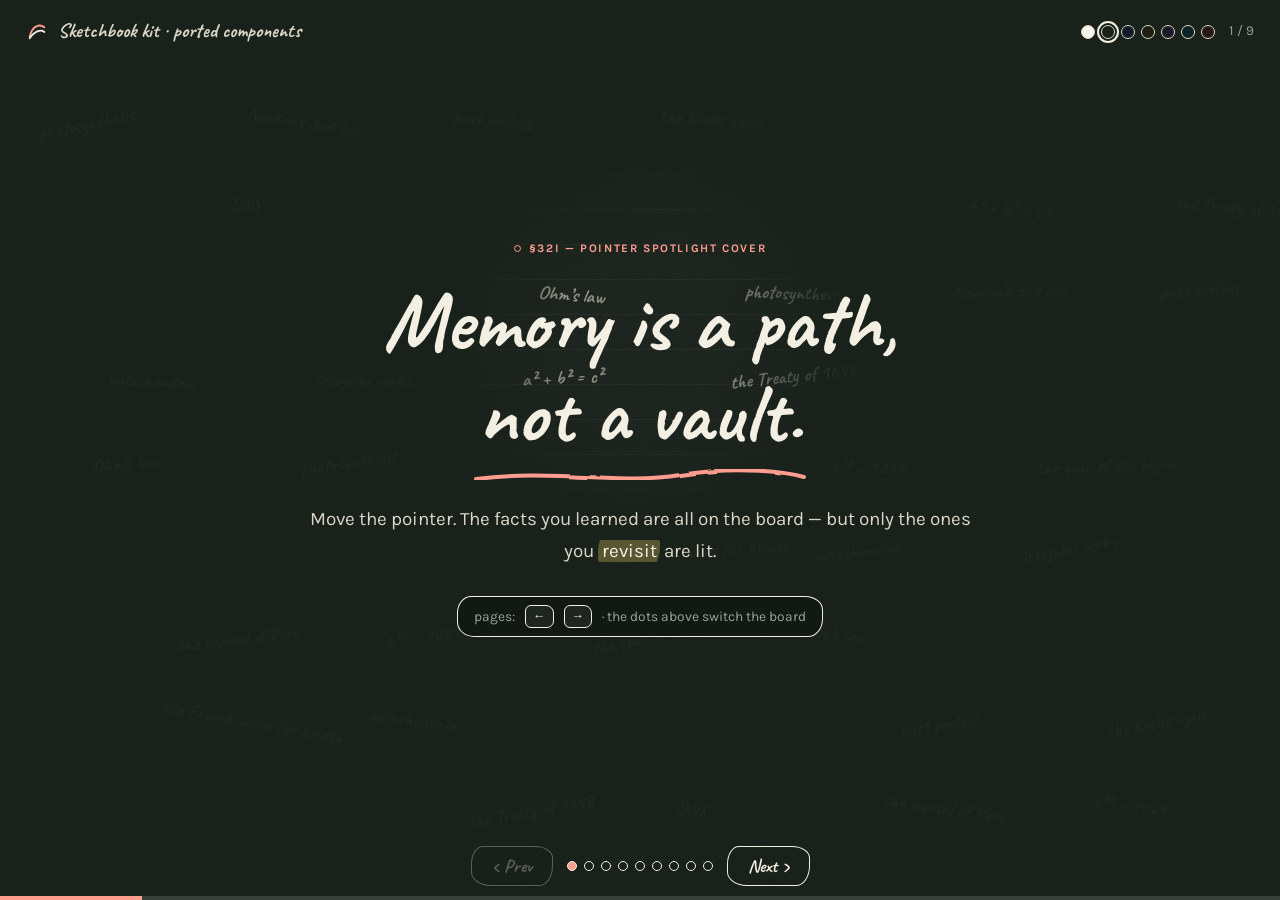
<file: lesson-deck-builder/assets/style-samples/sketchbook-kit.html>
<!DOCTYPE html>
<!-- STYLE SAMPLE · SKETCHBOOK KIT — chalkboard (default board: slate-reinked), works on paper too.
     The mechanics of the retired style families (Playroom, Nocturne, Terra), ported to the Sketchbook skin.
     Components shown: §32i pointer spotlight cover · §32j smudge panels · §32d index cards → detail tray ·
     §32h token journey (builds) · §32k skins stepper (one skeleton, two skins) · §32b lab (chips + gauge,
     fixed-budget lamp) · §32f duo panes (final-geometry). The dots in the top bar preview the canvas and
     every board (exemplar-only control). Topic subjects here are exemplar-only (Law 2). Engine = lesson-deck-builder v2. -->
<html lang="en" dir="ltr" data-canvas="chalkboard" data-board="slate-reinked">
<head>
<meta charset="UTF-8" />
<meta name="viewport" content="width=device-width, initial-scale=1.0" />
<title>Sketchbook kit · Ported components</title>

<!-- FONTS — English Sketchbook pairing: Caveat (display) + Karla (body). Arabic: see assets/template.html -->
<link rel="preconnect" href="https://fonts.googleapis.com" />
<link rel="preconnect" href="https://fonts.gstatic.com" crossorigin />
<link href="https://fonts.googleapis.com/css2?family=Caveat:wght@500;600;700&family=Karla:ital,wght@0,400;0,500;0,700;1,400&display=swap" rel="stylesheet" />

<style>
  /* ===== FONT TOKENS ===== */
  :root{
    --font-display:"Caveat", cursive;
    --font-body:"Karla", sans-serif;
    --font-eyebrow:"Karla", sans-serif;
    --display-w:700;                       /* English: Caveat 700 (Arabic decks: Playpen 800) */
  }

  /* ===== CANVAS TOKENS — paper (bright) ===== */
  :root{
    --paper:#FBF6EA; --paper-2:#F4EDDC; --ink:#29241B; --ink-soft:#5E5748; --pencil:#9A9280; --line:#D9CFB8;
    --red:#C4553B; --blue:#3E6B8C; --ochre:#A8741A; --yellow:var(--ochre);   /* pen a · pen b · pen c (third pen) */
    --marker:#FFE590;
    --spill-1:rgba(255,229,144,.25); --spill-2:transparent;
    --surface:#FFFDF6; --surface-2:#F7F0E1;
    --rule:rgba(154,146,128,.13); --margin:rgba(196,85,59,.28);
    --dust-op:0; --dust-blend:multiply;
    --shadow:0 14px 34px -22px rgba(60,50,30,.5);
    --er-streak:rgba(41,36,27,.08); --er-wash:rgba(41,36,27,.04); --er-ghost:.2;
    --code-bg:#2C302A; --code-bar:#23271f; --code-line:#3a3f37;
  }
  /* ===== CANVAS TOKENS — chalkboard (shared) ===== */
  :root[data-canvas="chalkboard"]{
    --surface:rgba(255,255,255,.06); --surface-2:rgba(255,255,255,.04);
    --rule:color-mix(in srgb,var(--ink) 4.5%,transparent); --margin:color-mix(in srgb,var(--red) 26%,transparent);
    --dust-op:.05; --dust-blend:screen;
    --shadow:0 14px 34px -22px rgba(0,0,0,.6);
    --er-streak:color-mix(in srgb,var(--ink) 10%,transparent); --er-wash:color-mix(in srgb,var(--ink) 5%,transparent); --er-ghost:.14;
    --code-bg:color-mix(in srgb,var(--paper-2) 70%,black); --code-bar:color-mix(in srgb,var(--paper-2) 55%,black); --code-line:var(--line);
  }
  /* ===== CHALKBOARD BOARDS (style-system.md §5) — pick one with data-board ===== */
  /* Slate re-inked (DEFAULT board) — pens: rose · chalk-blue · chalk-yellow */
  :root[data-canvas="chalkboard"],
  :root[data-canvas="chalkboard"][data-board="slate-reinked"]{
    --paper:#19211B; --paper-2:#121914; --ink:#F3EFE3; --ink-soft:#DBD6C6; --pencil:#97A49A; --line:#38403A;
    --red:#FF9E8F; --blue:#98CCF6; --yellow:#F5D870; --marker:#595732;
    --spill-1:rgba(250,232,163,0.035); --spill-2:rgba(152,204,246,.045);
  }
  /* Midnight blue — pens: coral · mint · butter */
  :root[data-canvas="chalkboard"][data-board="midnight-blue"]{
    --paper:#131D2A; --paper-2:#0D1521; --ink:#F3EFE3; --ink-soft:#DBD6C6; --pencil:#95A1B2; --line:#323C49;
    --red:#FEA684; --blue:#83E2BF; --yellow:#FAD980; --marker:#5F5530;
    --spill-1:rgba(250,232,163,0.035); --spill-2:rgba(131,226,191,.045);
  }
  /* Olive gold — pens: coral · periwinkle · lemon */
  :root[data-canvas="chalkboard"][data-board="olive-gold"]{
    --paper:#1F1E13; --paper-2:#18170C; --ink:#F3EFE3; --ink-soft:#DBD6C6; --pencil:#A2A191; --line:#3E3D32;
    --red:#FDA19E; --blue:#A5C9FF; --yellow:#F3E685; --marker:#5A5732;
    --spill-1:rgba(250,232,163,0.035); --spill-2:rgba(165,201,255,.045);
  }
  /* Dusk indigo — pens: peach · aqua · gold */
  :root[data-canvas="chalkboard"][data-board="dusk-indigo"]{
    --paper:#1A1A28; --paper-2:#131220; --ink:#F3EFE3; --ink-soft:#DBD6C6; --pencil:#9E9EB1; --line:#393847;
    --red:#FBA59A; --blue:#7DDBE0; --yellow:#F9DA7B; --marker:#5F5530;
    --spill-1:rgba(250,232,163,0.035); --spill-2:rgba(125,219,224,.045);
  }
  /* Deep teal — pens: apricot · periwinkle · sun */
  :root[data-canvas="chalkboard"][data-board="deep-teal"]{
    --paper:#0E2224; --paper-2:#081A1C; --ink:#F3EFE3; --ink-soft:#DBD6C6; --pencil:#8EA5A8; --line:#2F4143;
    --red:#FEAA7A; --blue:#B9BCF9; --yellow:#F4DF79; --marker:#5C5630;
    --spill-1:rgba(250,232,163,0.035); --spill-2:rgba(185,188,249,.045);
  }
  /* Red graphite — pens: pink · sage-teal · butter */
  :root[data-canvas="chalkboard"][data-board="red-graphite"]{
    --paper:#281717; --paper-2:#1F1010; --ink:#F4EFE3; --ink-soft:#DDD5C6; --pencil:#B09A99; --line:#473636;
    --red:#FDA9B5; --blue:#88D9D1; --yellow:#F6D97E; --marker:#62542F;
    --spill-1:rgba(250,232,163,0.035); --spill-2:rgba(136,217,209,.045);
  }

  /* ===== COMPONENT BRIDGE (style-system.md §7) — components §1–§32 read these ===== */
  :root{
    --k-ink:var(--ink); --k-soft:var(--ink-soft); --k-a:var(--red); --k-b:var(--blue); --k-c:var(--yellow);
    --k-hi:var(--marker); --k-surface:var(--surface); --k-card:#FBF6EA; --k-card-ink:#29241B;   /* paper objects keep the paper palette */
    --k-line:var(--line); --k-ease:cubic-bezier(.2,.7,.2,1);
    --wash-a:color-mix(in srgb,var(--k-a) 16%,transparent);
    --wash-b:color-mix(in srgb,var(--k-b) 16%,transparent);
    --wash-c:color-mix(in srgb,var(--k-c) 18%,transparent);
    --wob-r:14px 22px 16px 24px/22px 14px 24px 16px;     /* hand-drawn frame radius */
    --wob-s:10px 16px 12px 18px/16px 10px 18px 12px;     /* small frame radius */
  }

  /* ===== BASE ===== */
  *{box-sizing:border-box; margin:0; padding:0;}
  html,body{height:100%;}
  body{font-family:var(--font-body); background:var(--paper); color:var(--ink);
    overflow:hidden; line-height:1.7; -webkit-font-smoothing:antialiased; text-rendering:optimizeLegibility;}
  :lang(ar) body{line-height:1.9;}

  /* ruled board: faint rules + margin line + two faint light spills; dust is a tiled data-URI (style-system §5) */
  .bg{position:fixed; inset:0; z-index:0; pointer-events:none;
    background:radial-gradient(70% 60% at 80% 10%, var(--spill-1), transparent 60%),
      radial-gradient(60% 55% at 6% 100%, var(--spill-2), transparent 62%),
      repeating-linear-gradient(transparent 0 34px, var(--rule) 34px 35px);}
  .bg::after{content:""; position:absolute; top:0; bottom:0; inset-inline-start:56px; width:1px; background:var(--margin);}
  .dust{position:fixed; inset:0; z-index:1; pointer-events:none; opacity:var(--dust-op); mix-blend-mode:var(--dust-blend);
    background-image:url("data:image/svg+xml,%3Csvg xmlns='http://www.w3.org/2000/svg' width='160' height='160'%3E%3Cfilter id='n'%3E%3CfeTurbulence type='fractalNoise' baseFrequency='0.8' numOctaves='2' stitchTiles='stitch'/%3E%3C/filter%3E%3Crect width='160' height='160' filter='url(%23n)'/%3E%3C/svg%3E"); background-repeat:repeat;}

  /* ===== DECK / SLIDES ===== */
  .deck{position:relative; z-index:2; height:100vh; width:100%;}
  .slide{position:absolute; inset:0; display:flex; align-items:center; justify-content:center;
    padding:70px 34px 100px; opacity:0; visibility:hidden;
    transition:opacity .5s ease, visibility .5s ease; overflow-y:auto;}
  .slide.active{opacity:1; visibility:visible;}
  .inner{width:100%; max-width:1040px; margin:auto;}

  /* ===== MOTION (one law: draw-in + slight rotations, cubic-bezier(.2,.7,.2,1)) ===== */
  .reveal{opacity:0; transform:translateY(14px) rotate(-.4deg);
    transition:opacity .6s ease, transform .7s cubic-bezier(.2,.7,.2,1); transition-delay:var(--d,0s);}
  .slide.active .reveal{opacity:1; transform:none;}
  .draw{stroke-dasharray:1; stroke-dashoffset:1; opacity:0; transition:stroke-dashoffset 1.1s ease, opacity .01s linear; transition-delay:var(--d,0s);}
  .slide.active .draw{stroke-dashoffset:0; opacity:1;}
  /* ===== BUILDS (engine v2) — [data-build="0..n"] appear one press at a time (components.md §25) ===== */
  [data-build]{opacity:0;transform:translateY(8px);transition:opacity .45s ease,transform .55s var(--k-ease,cubic-bezier(.2,.7,.2,1))}
  svg [data-build]{transform:none}
  [data-build].built{opacity:1;transform:none}
  .slide.active [data-build]:not(.built) .draw{stroke-dashoffset:1;opacity:0}

  /* ===== TYPE ===== */
  .eyebrow,.tag{font-family:var(--font-eyebrow); font-weight:700; font-size:.72rem; letter-spacing:.14em; text-transform:uppercase;
    color:var(--red); display:inline-flex; align-items:center; gap:8px; margin-bottom:10px;}
  .eyebrow .dot{width:7px; height:7px; border-radius:50%; border:1.6px solid currentColor;}
  :lang(ar) .eyebrow,:lang(ar) .tag{letter-spacing:0; text-transform:none; font-size:.86rem; font-weight:600;}
  h1,h2,h3{font-family:var(--font-display); font-weight:var(--display-w); line-height:1.1;}
  :lang(ar) h1,:lang(ar) h2,:lang(ar) h3{line-height:1.35;}
  h2{font-size:clamp(2rem,4vw,2.8rem); margin-bottom:10px;}
  :lang(ar) h2{font-size:clamp(1.5rem,3vw,2.1rem);}
  .lead{font-size:clamp(1rem,1.5vw,1.1rem); color:var(--ink-soft); max-width:62ch;}
  b,strong{font-weight:700; color:var(--ink);}
  mark{background:linear-gradient(105deg,transparent 2%,var(--marker) 4%,var(--marker) 94%,transparent 97%); padding:0 .2em; border-radius:2px; color:var(--ink);}

  /* cover / closing */
  .cover{text-align:center; max-width:760px; margin-inline:auto;}
  .cover h1{font-size:clamp(3rem,8vw,5.2rem); margin:8px 0 6px;}
  :lang(ar) .cover h1{font-size:clamp(2rem,5.2vw,3.4rem);}
  .cover .lead{margin-inline:auto; font-size:clamp(1.02rem,1.8vw,1.18rem);}
  .spark{width:96px; height:96px; display:block; margin-inline:auto;}
  .underline-svg{display:block; margin:2px auto 16px; width:min(340px,70%);}
  .hint{margin-top:28px; display:inline-flex; align-items:center; gap:10px; font-size:.86rem; color:var(--pencil);
    border:1.6px solid var(--ink); border-radius:14px 18px 15px 17px/17px 14px 18px 15px; padding:8px 16px; background:var(--paper-2); transform:rotate(-.5deg);}
  kbd{font-family:var(--font-body); font-size:.78rem; border:1.4px solid var(--ink); border-radius:6px 8px 7px 6px; padding:0 7px; background:var(--surface); color:var(--ink);}

  /* two-column */
  .grid2{display:grid; grid-template-columns:1.05fr .95fr; gap:42px; align-items:center;}
  .grid2.rev{grid-template-columns:.95fr 1.05fr;}
  .col-text h2{margin-bottom:12px;}
  .col-text .lead{margin-bottom:18px;}

  /* point list — hand-drawn tick boxes */
  ul.points{list-style:none; display:grid; gap:12px; margin-top:4px;}
  ul.points li{display:flex; gap:12px; align-items:flex-start; font-size:1rem; color:var(--ink);}
  ul.points li .tick{flex:none; width:23px; height:23px; border:1.6px solid var(--ink); border-radius:5px 8px 6px 9px;
    color:var(--red); display:grid; place-items:center; margin-top:3px; background:var(--surface);}
  ul.points li .tick svg{width:15px; height:15px; stroke-width:2.6;}

  /* aside / callout — dashed pen line */
  .aside{margin-top:20px; background:var(--surface); border:1.6px solid var(--line); border-inline-start:2.4px dashed var(--red);
    border-radius:var(--wob-s); padding:14px 18px; font-size:.95rem; color:var(--ink-soft);}
  .aside b{color:var(--ink);}

  /* figure frame — the sketch card */
  .fig,.sketch{position:relative; background:var(--surface); border:1.8px solid var(--ink); border-radius:var(--wob-r);
    padding:22px 24px; box-shadow:var(--shadow);}
  .tilt-l{transform:rotate(-.6deg);} .tilt-r{transform:rotate(.5deg);}
  .tape{position:absolute; top:-12px; left:50%; width:88px; height:24px; transform:translateX(-50%) rotate(-2deg);
    background:rgba(255,229,144,.75); border:1px solid rgba(160,140,60,.35);}   /* paper object: paper palette on every board */
  .num{position:absolute; inset-inline-start:16px; inset-block-start:10px; font-family:var(--font-display); font-weight:var(--display-w);
    font-size:1.05rem; color:var(--pencil);}

  /* window mockup — sketched window */
  .win{background:var(--surface); border:1.8px solid var(--ink); border-radius:var(--wob-s); overflow:hidden; box-shadow:var(--shadow);}
  .win .bar{display:flex; align-items:center; gap:8px; padding:9px 12px; background:var(--surface-2); border-bottom:1.6px solid var(--ink);}
  .win .bar .dots{display:flex; gap:6px;}
  .win .bar .dots i{width:10px; height:10px; border-radius:50%; display:block; border:1.2px solid var(--ink);}
  .win .bar .pill{flex:1; height:24px; background:var(--paper); border:1.4px solid var(--line); border-radius:999px;
    display:flex; align-items:center; padding:0 12px; font-size:.72rem; color:var(--pencil); font-family:var(--font-body);}
  .win .body{padding:18px;}

  /* chat bubbles */
  .chat{display:grid; gap:12px;}
  .bubble{max-width:82%; padding:11px 15px; border-radius:16px 18px 15px 19px/18px 15px 19px 16px; font-size:.95rem; line-height:1.7; border:1.6px solid var(--ink);}
  .bubble.user{background:var(--wash-a); margin-inline-start:auto; border-end-end-radius:5px; color:var(--ink);}
  .bubble.bot{background:var(--surface); border-color:var(--line); border-end-start-radius:5px; color:var(--ink-soft);}
  .bubble .who{font-size:.72rem; color:var(--pencil); margin-bottom:3px; font-family:var(--font-eyebrow); font-weight:700;}

  /* cards grid */
  .cards{display:grid; gap:16px;}
  .cards.c3{grid-template-columns:repeat(3,1fr);}
  .cards.c2{grid-template-columns:repeat(2,1fr);}
  .card{background:var(--surface); border:1.6px solid var(--ink-soft); border-radius:var(--wob-s); padding:16px 16px 15px;}
  .card .ico,.ico{width:42px; height:42px; border-radius:10px 14px 11px 15px/14px 10px 15px 11px; display:grid; place-items:center; margin-bottom:12px;
    border:1.6px solid currentColor; background:var(--wash-c); color:var(--yellow);}
  .ico.clay{background:var(--wash-a); color:var(--red);}
  .ico.blue{background:var(--wash-b); color:var(--blue);}
  .ico.gold{background:var(--wash-c); color:var(--yellow);}
  .ico svg{width:21px; height:21px;}
  .card h3{font-size:1.3rem; margin-bottom:4px;}
  :lang(ar) .card h3{font-size:1.05rem;}
  .card p{font-size:.92rem; color:var(--ink-soft); line-height:1.65;}

  /* section heading block */
  .head{max-width:64ch; margin-bottom:24px;}
  .head h2{margin-bottom:10px;}

  /* stroke icon defaults */
  .ic{stroke:currentColor; stroke-width:1.9; fill:none; stroke-linecap:round; stroke-linejoin:round;}

  /* comparison tiers — sketched rows, pen badges, hand-drawn meter ticks */
  .tier{display:grid; grid-template-columns:auto 1fr auto; gap:18px; align-items:center;
    background:var(--surface); border:1.6px solid var(--ink-soft); border-radius:var(--wob-s); padding:14px 18px;}
  .tier .badge{font-family:var(--font-display); font-weight:var(--display-w); font-size:1.35rem; width:96px; text-align:center; padding:4px 0;
    border:1.6px solid currentColor; border-radius:10px 14px 11px 15px/14px 10px 15px 11px;}
  :lang(ar) .tier .badge{font-size:1.02rem;}
  .tier .t-a{background:var(--wash-a); color:var(--red);}
  .tier .t-b{background:var(--wash-b); color:var(--blue);}
  .tier .t-c{background:var(--wash-c); color:var(--yellow);}
  .tier p{font-size:.95rem; color:var(--ink-soft);}
  .tier .meter{display:flex; gap:5px; align-items:center;}
  .tier .meter span{width:8px; height:22px; border-radius:3px 4px 3px 5px; border:1.4px solid var(--line);}
  .tier .meter span.on{background:var(--red); border-color:var(--red);}
  .meter-label{font-size:.72rem; color:var(--pencil); font-family:var(--font-eyebrow); font-weight:700; margin-bottom:4px; display:block;}

  /* flow recap — sketched pills, pen arrows */
  .flow{display:flex; flex-wrap:wrap; align-items:center; justify-content:center; gap:12px; margin-top:8px;}
  .flow .pill{background:var(--surface); border:1.6px solid var(--ink); border-radius:16px 20px 15px 21px/20px 15px 21px 16px; padding:8px 18px;
    font-family:var(--font-display); font-weight:var(--display-w); font-size:1.25rem;}
  :lang(ar) .flow .pill{font-size:1rem;}
  .flow .arrow{color:var(--red); font-family:var(--font-display); font-size:1.6rem; line-height:1;}

  /* source rows + barchart */
  .src{display:grid; gap:9px; margin-top:14px;}
  .src .row{display:flex; align-items:center; gap:10px; background:var(--surface-2); border:1.4px solid var(--line); border-radius:var(--wob-s); padding:8px 12px;}
  .src .row .fav{width:18px; height:18px; border-radius:5px 7px 5px 8px; flex:none;}
  .src .row .ln{height:8px; border-radius:4px; background:var(--line);}
  .barchart{display:flex; align-items:flex-end; gap:12px; height:120px; padding-top:6px; border-bottom:1.8px solid var(--ink);}
  .barchart .b{flex:1; border-radius:6px 9px 0 0; background:var(--red); opacity:.85; border:1.4px solid var(--ink); border-bottom:none;}

  /* code window (always a dark pane) */
  .win.code{background:var(--code-bg); border-color:var(--code-line);}
  .win.code .bar{background:var(--code-bar); border-color:var(--code-line);}
  .codeline{display:flex; gap:9px; align-items:center; margin-bottom:9px; font-family:var(--font-body); direction:ltr;}
  .codeline .ln{height:9px; border-radius:5px;}
  @keyframes blink{50%{opacity:0}}

  /* checklist / step card */
  .checklist{display:grid; gap:10px;}
  .checklist .ci{display:flex; align-items:center; gap:11px; font-size:.92rem; color:var(--ink-soft);}
  .checklist .cb{width:20px; height:20px; border:1.6px solid var(--ink); border-radius:5px 7px 5px 8px; color:var(--red); display:grid; place-items:center; flex:none;}
  .checklist .cb svg{width:13px; height:13px; stroke-width:2.6;}
  .stepcard{background:var(--surface-2); border:1.8px dashed var(--red); border-radius:var(--wob-s); padding:16px 18px;}
  .stepcard .tag{margin-bottom:0;}
  .stepcard .title{font-family:var(--font-display); font-weight:var(--display-w); font-size:1.45rem; margin:2px 0 12px;}
  :lang(ar) .stepcard .title{font-size:1.1rem;}
  .stepcard .step{display:flex; gap:10px; align-items:center; margin-bottom:8px; font-size:.9rem; color:var(--ink-soft);}
  .stepcard .step .n,ol.steps .n{width:24px; height:24px; border:1.6px solid var(--ink); border-radius:50% 46% 52% 48%/48% 52% 46% 52%;
    color:var(--ink); display:grid; place-items:center; font-family:var(--font-display); font-weight:var(--display-w); font-size:1.02rem; flex:none;}
  ol.steps{list-style:none; display:grid; gap:9px;}
  ol.steps li{display:flex; gap:10px; align-items:flex-start; color:var(--ink-soft);}

  /* tri-grid + tiles */
  .trigrid{display:grid; grid-template-columns:repeat(3,1fr); gap:14px;}
  .trigrid .rc{background:var(--surface); border:1.6px solid var(--ink-soft); border-radius:var(--wob-s); padding:14px; text-align:center;}
  .trigrid .rc .ico{margin:0 auto 10px;}
  .trigrid .rc small{font-size:.84rem; color:var(--ink-soft); display:block; line-height:1.6;}
  .tiles{display:grid; grid-template-columns:repeat(2,1fr); gap:14px;}
  .tile{display:flex; gap:14px; align-items:center; background:var(--surface); border:1.6px solid var(--ink-soft); border-radius:var(--wob-s); padding:13px 15px;}
  .tile .ico{flex:none; margin:0;}
  .tile .tx h4{font-family:var(--font-display); font-weight:var(--display-w); font-size:1.25rem; margin-bottom:0;}
  :lang(ar) .tile .tx h4{font-size:1rem;}
  .tile .tx p{font-size:.86rem; color:var(--ink-soft); line-height:1.6;}

  /* ===== FIGURE STROKES (hand-drawn: filter="url(#wob)") ===== */
  .s{fill:none; stroke:var(--ink); stroke-width:2; stroke-linecap:round; stroke-linejoin:round;}
  .s.t{stroke-width:1.4;} .s.k{stroke-width:2.6;}
  .s.soft{stroke:var(--ink-soft);} .s.r{stroke:var(--red);} .s.b{stroke:var(--blue);} .s.y{stroke:var(--yellow);}
  .s.dash{stroke-dasharray:6 6;}
  .fl{fill:var(--surface);} .fl2{fill:color-mix(in srgb,var(--ink) 16%,transparent);}
  .fr{fill:color-mix(in srgb,var(--red) 22%,transparent);} .fb{fill:color-mix(in srgb,var(--blue) 22%,transparent);} .fy{fill:color-mix(in srgb,var(--yellow) 24%,transparent);}
  .fhatch{fill:url(#p-hatch);} .fdots{fill:url(#p-dots);}

  /* ===== CHROME ===== */
  .topbar{position:fixed; top:0; inset-inline:0; z-index:6; display:flex; align-items:center; justify-content:space-between; padding:14px 26px;}
  .topbar .brand{display:flex; align-items:center; gap:10px; font-family:var(--font-display); font-weight:var(--display-w); font-size:1.25rem; color:var(--ink-soft);}
  :lang(ar) .topbar .brand{font-size:.98rem;}
  .topbar .brand .mk{width:22px; height:22px;}
  .counter{font-size:.85rem; color:var(--pencil);}
  .nav{position:fixed; bottom:14px; inset-inline:0; z-index:6; display:flex; align-items:center; justify-content:center; gap:14px;}
  .nav button{font-family:var(--font-display); font-weight:var(--display-w); font-size:1.15rem; color:var(--ink);
    background:color-mix(in srgb,var(--paper) 85%,transparent); cursor:pointer;
    border:1.8px solid var(--ink); border-radius:12px 18px 14px 20px/18px 12px 20px 14px; padding:7px 20px; transition:transform .2s, background .2s;}
  :lang(ar) .nav button{font-size:.95rem;}
  .nav button:hover:not(:disabled){transform:rotate(-1deg) translateY(-2px); background:var(--marker);}
  .nav button:disabled{opacity:.3; cursor:default;}
  .nav .dots{display:flex; gap:7px; flex-wrap:wrap; max-width:46vw; justify-content:center;}
  .nav .dots i{width:10px; height:10px; border:1.5px solid var(--ink); border-radius:50%; cursor:pointer; transition:background .3s;}
  .nav .dots i.on{background:var(--red);}
  .progress{position:fixed; bottom:0; inset-inline:0; height:4px; background:var(--line); z-index:6;}
  .progress .fill{height:100%; width:0; background:var(--red); transition:width .5s ease;}

  /* ===== RESPONSIVE ===== */
  @media (max-width:880px){
    .grid2,.grid2.rev{grid-template-columns:1fr; gap:24px;}
    .grid2 .fig{order:2;}
    .cards.c3,.cards.c2,.tiles,.trigrid{grid-template-columns:1fr;}
    .tier{grid-template-columns:auto 1fr; gap:12px;}
    .tier .meter{grid-column:1 / -1;}
    .slide{padding:60px 18px 96px; align-items:flex-start;}
    .bg::after{inset-inline-start:12px;}
    .nav .dots{display:none;}
  }
  @media (max-width:520px){
    .nav button{padding:7px 14px;}
    .topbar{padding:12px 16px;}
    .bubble{max-width:92%;}
  }

  /* ===================== PORTED COMPONENTS (components.md §32) ===================== */
  .board-pick{display:inline-flex;gap:6px;align-items:center;margin-inline-end:14px;vertical-align:middle}
  .board-pick button{width:14px;height:14px;border-radius:50%;border:1.6px solid var(--ink-soft);cursor:pointer;padding:0}
  .board-pick button.on{outline:2px solid var(--ink);outline-offset:2px}

  /* §24 anchored gloss (Sketchbook index-card skin) + §32e numbered footnote */
  .gl-t{text-decoration:underline dotted var(--k-a);text-underline-offset:5px;cursor:help;border-radius:3px;transition:background .25s ease}
  .gl-t:hover,.gl-t:focus-visible{background:var(--k-hi);outline:none}
  .gl-t sup{font-family:var(--font-display);font-weight:var(--display-w);font-size:.7em;color:var(--k-a)}
  .gl-card{position:absolute;position-area:top;position-try-fallbacks:flip-block;margin:8px 0;width:max-content;max-width:240px;z-index:20;
    background:var(--k-card);color:var(--k-card-ink);border:1.5px solid #29241B;border-radius:3px 7px 4px 8px;padding:8px 13px 10px;
    background-image:linear-gradient(#C4553B,#C4553B);background-size:100% 1.5px;background-repeat:no-repeat;background-position:0 2.35em;
    font-family:var(--font-body);font-weight:400;font-size:.84rem;line-height:1.5;text-align:start;letter-spacing:0;text-transform:none;
    box-shadow:0 14px 34px -20px rgba(0,0,0,.45);opacity:0;pointer-events:none;transition:opacity .3s ease}
  .gl-card b{display:block;font-family:var(--font-display);font-weight:var(--display-w);font-size:1.12rem;line-height:1.15;margin-bottom:5px;color:var(--k-card-ink)}
  .gl-t:hover + .gl-card,.gl-t:focus + .gl-card{opacity:1}
  @supports not (anchor-name: --a){ .gl-w{position:relative} .gl-card{bottom:calc(100% + 6px);left:50%;transform:translateX(-50%)} }

  /* §32i · pointer spotlight cover — words render only where the light lands (ported from Nocturne) */
  .spot-field{position:absolute;inset:0;z-index:1;pointer-events:none;user-select:none}
  .spot-field span{position:absolute;font-family:var(--font-display);font-weight:var(--display-w);font-size:1.2rem;color:var(--k-soft);opacity:.6;white-space:nowrap}
  .spot-veil{position:absolute;inset:0;z-index:2;pointer-events:none;
    background:radial-gradient(circle 170px at var(--mx,50%) var(--my,38%), transparent 0 90px, color-mix(in srgb,var(--paper) 95%,transparent) 200px)}
  .spot-cover{position:relative;z-index:3}

  /* §32j · smudge panels — depth sits in reserved space as smudged chalk; it clears under attention (ported from Nocturne) */
  .smudge{display:grid;gap:12px;margin-top:18px}
  .sm{background:var(--k-surface);border:1.6px solid var(--k-soft);border-radius:var(--wob-s);padding:12px 18px;cursor:help;
    transition:border-color .4s ease,transform .4s var(--k-ease)}
  .sm h3{font-size:1.45rem;display:flex;gap:10px;align-items:center}
  .sm .lamp{width:11px;height:11px;border-radius:50%;border:1.6px solid var(--pencil);flex:none;transition:background .4s,border-color .4s}
  .sm p{margin-top:2px;font-size:.95rem;max-width:64ch;color:var(--k-soft);filter:blur(3.5px);opacity:.7;
    transition:filter .5s ease,opacity .5s ease}
  .sm:hover,.sm:focus-visible,.sm.open{border-color:var(--k-ink);transform:translateY(-2px) rotate(-.3deg);outline:none}
  .sm:hover .lamp,.sm:focus-visible .lamp,.sm.open .lamp{background:var(--k-c);border-color:var(--k-c)}
  .sm:hover p,.sm:focus-visible p,.sm.open p{filter:none;opacity:1}

  /* §32d · index cards → detail tray — depth of any length lands in a fixed-size, scrolling tray (ported from Playroom) */
  .ixrow{display:grid;grid-template-columns:repeat(3,1fr);gap:16px;margin-top:18px;align-items:start}
  .ixc{font:inherit;text-align:start;cursor:pointer;background:#FBF6EA;color:#29241B;border:1.6px solid #29241B;
    border-radius:3px 7px 4px 8px;padding:10px 14px 12px;transform:rotate(var(--r,-.6deg));
    background-image:linear-gradient(#C4553B,#C4553B);background-size:100% 1.5px;background-repeat:no-repeat;background-position:0 2.6em;
    transition:transform .4s var(--k-ease),box-shadow .4s ease}
  .ixc:nth-child(2){--r:.7deg} .ixc:nth-child(3){--r:-.3deg}
  .ixc h3{font-size:1.45rem;color:#29241B;margin-bottom:6px}
  .ixc .tap{font-size:.8rem;color:#5E5748}
  .ixc .more{display:none}
  .ixc:hover,.ixc.sel{transform:rotate(0) translateY(-4px);box-shadow:var(--shadow)}
  .ixc.sel{outline:2px dashed var(--k-a);outline-offset:4px}
  .tray{margin-top:16px;background:var(--k-surface);border:1.8px dashed var(--k-soft);border-radius:var(--wob-s);padding:12px 18px;
    height:clamp(120px,22vh,190px);overflow-y:auto;color:var(--k-soft);font-size:.95rem}
  .tray h4{font-family:var(--font-display);font-weight:var(--display-w);font-size:1.4rem;color:var(--k-ink);margin-bottom:2px}
  .tray .empty{color:var(--pencil);font-style:italic}
  @keyframes traynudge{0%{transform:rotate(-.5deg)}100%{transform:none}}
  .tray.bump{animation:traynudge .5s var(--k-ease)}

  /* §32h · token journey — one actor travels a drawn route, one node per build (ported from Playroom's pipeline) */
  .journey{position:relative;width:min(760px,100%);margin:26px auto 0;container-type:inline-size}
  .journey > svg{display:block;width:100%;height:auto;overflow:visible}
  .journey:dir(rtl) > svg{transform:scaleX(-1)}                      /* RTL: the route runs right → left */
  .jnode{fill:var(--paper);transition:fill .4s ease}
  .jnode.on{fill:color-mix(in srgb,var(--k-a) 28%,var(--paper))}
  .jtok{transition:transform .8s var(--k-ease)}
  .jpin{position:absolute;left:calc(var(--x) / 600 * 100%);top:calc(var(--y) / 200 * 100%);transform:translate(-50%,-50%);
    font-family:var(--font-display);font-weight:var(--display-w);font-size:min(1.3rem,max(9px,calc(20 * 100cqi / 600)));white-space:nowrap;color:var(--k-soft)}
  .journey:dir(rtl) .jpin{left:calc((600 - var(--x)) / 600 * 100%)}
  .bcaps{display:grid;margin-top:18px;text-align:center}
  .bcaps > *{grid-area:1/1;font-family:var(--font-display);font-weight:var(--display-w);font-size:clamp(1.3rem,2.6vw,1.65rem)}
  .bcaps > [data-build]:not(.now){opacity:0}

  /* §32a · stepper skeleton (state index · prev/next · caption fade · per-state values) + §32k skins (ported from Terra) */
  .st-fig{position:relative;container-type:inline-size}
  .st-fig > svg{display:block;width:100%;height:auto;overflow:visible}
  .st-pin{position:absolute;left:calc(var(--x) / var(--vw) * 100%);top:calc(var(--y) / var(--vh) * 100%);transform:translate(-50%,-50%);
    font-family:var(--font-display);font-weight:var(--display-w);font-size:min(1.25rem,max(9px,calc(19 * 100cqi / var(--vw))));white-space:nowrap;color:var(--k-soft)}
  .st-el{transition:opacity .7s var(--k-ease),stroke-width .7s var(--k-ease),transform .9s var(--k-ease)}
  .stepbar{display:flex;align-items:center;gap:14px;margin-top:14px;justify-content:center}
  .stepbtn{font-family:var(--font-display);font-size:1.25rem;font-weight:var(--display-w);color:var(--k-ink);background:var(--k-surface);
    border:1.8px solid var(--k-ink);border-radius:50% 46% 52% 48%/48% 52% 46% 52%;width:44px;height:44px;cursor:pointer;transition:transform .2s ease,background .2s}
  .stepbtn:hover:not(:disabled){transform:rotate(-4deg) scale(1.06);background:var(--k-hi)}
  .stepbtn:disabled{opacity:.3;cursor:default}
  .steplabel{font-family:var(--font-display);font-weight:var(--display-w);font-size:1.2rem;color:var(--pencil);min-width:7ch;text-align:center}
  .caption{font-family:var(--font-display);font-weight:var(--display-w);font-size:clamp(1.3rem,2.5vw,1.6rem);min-height:2.6em;text-align:center;margin-top:10px;transition:opacity .3s}
  .skinbar{display:flex;gap:10px;align-items:center;flex-wrap:wrap;margin-top:14px}
  .skinbtn{font-family:var(--font-display);font-weight:var(--display-w);font-size:1.1rem;color:var(--k-ink);background:var(--k-surface);cursor:pointer;
    border:1.6px solid var(--k-soft);border-radius:var(--wob-s);padding:2px 14px;transition:background .3s,border-color .3s}
  .skinbtn.on{background:var(--k-hi);border-color:var(--k-ink)}
  .skinnote{font-size:.82rem;color:var(--pencil);font-style:italic}
  .stage{margin-top:14px}

  /* §32b · lab widget — a slider drives a live readout + one verdict line (skins: chips+gauge from Playroom, lamp budget from Nocturne) */
  .labbox{background:var(--k-surface);border:1.8px solid var(--k-ink);border-radius:var(--wob-r);padding:20px 24px;margin-top:18px;box-shadow:var(--shadow)}
  .krow{display:flex;align-items:center;gap:16px}
  .krow label{font-family:var(--font-display);font-weight:var(--display-w);font-size:1.3rem;white-space:nowrap}
  .kval{font-family:var(--font-display);font-weight:var(--display-w);font-size:1.7rem;color:var(--k-a);min-width:2.2ch;text-align:center}
  .krow input[type=range]{flex:1;-webkit-appearance:none;appearance:none;height:4px;border-radius:2px;background:var(--k-soft);outline:none}
  .krow input[type=range]::-webkit-slider-thumb{-webkit-appearance:none;appearance:none;width:24px;height:24px;border-radius:50% 46% 52% 48%;
    background:var(--paper);border:2px solid var(--k-ink);cursor:grab}
  .krow input[type=range]::-moz-range-thumb{width:22px;height:22px;border-radius:50%;background:var(--paper);border:2px solid var(--k-ink);cursor:grab}
  .krow input[type=range]:focus-visible::-webkit-slider-thumb{background:var(--k-hi)}
  .chips{display:flex;flex-wrap:wrap;gap:8px;margin-top:16px;min-height:76px;align-content:flex-start}
  .chip{font-size:.86rem;font-weight:700;border:1.5px solid currentColor;border-radius:14px 18px 15px 19px/18px 15px 19px 14px;padding:3px 12px;
    transition:color .35s ease,background .35s ease,opacity .35s ease,transform .45s var(--k-ease)}
  .chip.kept{color:var(--k-b);background:var(--wash-b)}
  .chip.lost{color:var(--k-a);background:transparent;opacity:.55;text-decoration:line-through}
  .chip.sig{color:var(--k-b);background:var(--wash-b)}                    /* 'appear' mode: relevant */
  .chip.noise{color:var(--k-a);background:transparent}                      /* 'appear' mode: noise */
  .chip.off{opacity:0;transform:scale(.6)}                                   /* 'appear' mode: not fetched yet — keeps its place */
  .gauge{margin-top:12px;display:flex;align-items:center;gap:12px}
  .gauge b{font-family:var(--font-display);font-weight:var(--display-w);font-size:1.15rem;white-space:nowrap}
  .gauge .track{flex:1;height:14px;border:1.6px solid var(--k-ink);border-radius:7px 9px 7px 10px;overflow:hidden}
  .gauge .fillbar{height:100%;width:50%;background:var(--k-b);transition:width .5s var(--k-ease),background .4s}
  .labnote{margin-top:12px;font-size:.95rem;color:var(--k-soft);min-height:2.6em}
  .labnote b{color:var(--k-a)}
  .cone{fill:color-mix(in srgb,var(--k-c) 16%,transparent);stroke:color-mix(in srgb,var(--k-c) 60%,transparent);stroke-width:1.4;stroke-dasharray:5 6}
  .ldots circle{transition:opacity .4s ease}

  /* §32f · duo panes (final-geometry) — lean into a side; it takes the room (ported from Terra) */
  .panes{display:grid;grid-template-columns:1fr 1fr;gap:16px;margin-top:20px;transition:grid-template-columns 1s var(--k-ease)}
  .panes:has(.pane:nth-child(1):is(:hover,:focus-within)){grid-template-columns:1.7fr 1fr}
  .panes:has(.pane:nth-child(2):is(:hover,:focus-within)){grid-template-columns:1fr 1.7fr}
  .pane{background:var(--k-surface);border:1.8px solid var(--k-soft);border-radius:var(--wob-r);padding:18px 22px;cursor:pointer;overflow:hidden;outline:none;
    transition:border-color .5s ease}
  .pane:hover,.pane:focus-within{border-color:var(--k-ink)}
  .pane h3{font-size:1.6rem;display:flex;align-items:baseline;gap:10px}
  .pane h3 span{font-family:var(--font-body);font-size:.72rem;font-weight:700;letter-spacing:.12em;text-transform:uppercase;color:var(--pencil)}
  .pane .big{font-family:var(--font-display);font-weight:var(--display-w);font-size:2.4rem;line-height:1.1;margin:2px 0;color:var(--k-a)}
  .pane.b .big{color:var(--k-b)}
  .pane p{font-size:.93rem;color:var(--k-soft)}
  .pane .deep{height:0;overflow:hidden;opacity:0;transition:height 1s var(--k-ease),opacity .7s ease,margin .7s ease}
  .pane .deep>div{overflow:hidden}
  .pane:hover .deep,.pane:focus-within .deep{height:var(--dh,150px);opacity:1;margin-top:8px}
  .panes.noanim,.panes.noanim *{transition:none!important}
  .panes.m-left{grid-template-columns:1.7fr 1fr!important}
  .panes.m-right{grid-template-columns:1fr 1.7fr!important}
  .pane.m-open .deep{height:auto!important;opacity:1;margin-top:8px}

  /* §32l · key passage frame — the one paragraph that carries the argument (ported from Terra's essay frame) */
  .keypara{position:relative;border:1.8px solid var(--k-ink);border-radius:var(--wob-r);padding:20px 26px;background:var(--k-surface);text-align:start}
  .keypara::before{content:"";position:absolute;inset:6px;border:1px solid var(--k-soft);border-radius:var(--wob-s);opacity:.55;pointer-events:none}
  .keypara p{color:var(--k-soft)}
  .keypara p:first-of-type::first-letter{font-family:var(--font-display);font-weight:var(--display-w);font-size:3.1em;line-height:.8;
    float:inline-start;margin-inline-end:.08em;margin-top:.06em;color:var(--k-a)}
  :lang(ar) .keypara p:first-of-type::first-letter{font:inherit;float:none;margin:0;color:inherit}   /* Arabic letters join: no drop initial */

  .kit-index{display:grid;grid-template-columns:repeat(2,1fr);gap:8px 22px;margin:18px auto 0;max-width:720px;text-align:start;font-size:.95rem;color:var(--ink-soft)}
  .kit-index b{font-family:var(--font-display);font-weight:var(--display-w);font-size:1.2rem;color:var(--ink);margin-inline-end:6px}

  @media(max-width:880px){
    .ixrow,.kit-index{grid-template-columns:1fr}
    .panes,.panes:has(.pane:nth-child(1):is(:hover,:focus-within)),.panes:has(.pane:nth-child(2):is(:hover,:focus-within)){grid-template-columns:1fr}
    .panes.m-left,.panes.m-right{grid-template-columns:1fr!important}
  }

</style>
</head>
<body>

<div class="bg"></div>
<div class="dust"></div>

<!-- shared defs: wobble filter, arrowheads (colours follow the canvas through style=), fill patterns -->
<svg width="0" height="0" style="position:absolute" aria-hidden="true" focusable="false">
  <defs>
    <filter id="wob"><feTurbulence type="fractalNoise" baseFrequency="0.035" numOctaves="2" seed="7" result="t"/><feDisplacementMap in="SourceGraphic" in2="t" scale="2.6"/></filter>
    <marker id="ah" viewBox="0 0 10 10" refX="8" refY="5" markerWidth="7" markerHeight="7" orient="auto-start-reverse"><path d="M1 1 L9 5 L1 9" style="fill:none;stroke:var(--ink);stroke-width:1.7;stroke-linecap:round;stroke-linejoin:round"/></marker>
    <marker id="ahR" viewBox="0 0 10 10" refX="8" refY="5" markerWidth="7" markerHeight="7" orient="auto-start-reverse"><path d="M1 1 L9 5 L1 9" style="fill:none;stroke:var(--red);stroke-width:1.7;stroke-linecap:round;stroke-linejoin:round"/></marker>
    <marker id="ahB" viewBox="0 0 10 10" refX="8" refY="5" markerWidth="7" markerHeight="7" orient="auto-start-reverse"><path d="M1 1 L9 5 L1 9" style="fill:none;stroke:var(--blue);stroke-width:1.7;stroke-linecap:round;stroke-linejoin:round"/></marker>
    <marker id="ahY" viewBox="0 0 10 10" refX="8" refY="5" markerWidth="7" markerHeight="7" orient="auto-start-reverse"><path d="M1 1 L9 5 L1 9" style="fill:none;stroke:var(--yellow);stroke-width:1.7;stroke-linecap:round;stroke-linejoin:round"/></marker>
    <pattern id="p-hatch" patternUnits="userSpaceOnUse" width="7" height="7" patternTransform="rotate(45)"><line x1="1" y1="0" x2="1" y2="7" style="stroke:var(--blue);stroke-width:1.6"/></pattern>
    <pattern id="p-dots" patternUnits="userSpaceOnUse" width="7" height="7"><circle cx="3.5" cy="3.5" r="1.5" style="fill:var(--yellow)"/></pattern>
  </defs>
</svg>

<div class="topbar">
  <div class="brand"><svg class="mk" viewBox="0 0 24 24" style="filter:url(#wob)" aria-hidden="true"><path d="M4 18 C7 6, 15 4, 20 8" fill="none" stroke="var(--red)" stroke-width="2" stroke-linecap="round"/><path d="M4 20 C9 12, 16 10, 20 13" fill="none" stroke="var(--ink)" stroke-width="2" stroke-linecap="round"/></svg>
    <span>Sketchbook kit · ported components</span></div>
  <div class="counter"><span class="board-pick" id="boardpick" aria-label="Canvas and board preview"></span><span id="cur">1</span> / <span id="total">9</span></div>
</div>

<div class="deck" id="deck">
  <!-- ================= BEGIN SLIDES ================= -->

  <!-- 1 · §32i POINTER SPOTLIGHT COVER -->
  <section class="slide active" data-spot>
    <div class="spot-field" aria-hidden="true" data-words="photosynthesis|2¹⁰ = 1024|the Treaty of 1648|mitochondria|past perfect|Ohm’s law|the capital of Peru|a² + b² = c²|the French word for bridge|Newton’s 3rd law|the year of the Hijra|DNS|irregular verbs|the Krebs cycle"></div>
    <div class="spot-veil"></div>
    <div class="inner cover spot-cover">
      <span class="eyebrow reveal" style="--d:.05s"><span class="dot"></span> §32i — pointer spotlight cover</span>
      <h1 class="reveal" style="--d:.15s">Memory is a path,<br>not a vault.</h1>
      <svg class="underline-svg reveal" style="--d:.28s" viewBox="0 0 340 22" fill="none" aria-hidden="true">
        <path class="draw" style="--d:.42s" pathLength="1" d="M6 14 C 80 4, 150 20, 210 10 S 320 8, 334 12" stroke="var(--red)" stroke-width="4" stroke-linecap="round" filter="url(#wob)"/>
      </svg>
      <p class="lead reveal" style="--d:.36s">Move the pointer. The facts you learned are all on the board — but only the ones you <mark>revisit</mark> are lit.</p>
      <div class="hint reveal" style="--d:.5s">pages: <kbd>←</kbd> <kbd>→</kbd> · the dots above switch the board</div>
    </div>
  </section>

  <!-- 2 · §32j SMUDGE PANELS + §32e NUMBERED FOOTNOTE -->
  <section class="slide">
    <div class="inner" style="max-width:860px">
      <span class="eyebrow reveal"><span class="dot"></span> §32j — smudge panels (hover, focus or tap) · §32e — footnote</span>
      <h2 class="reveal" style="--d:.08s">Three facts about forgetting</h2>
      <p class="lead reveal" style="--d:.14s">Headlines are free. The detail is smudged chalk — it clears where your attention lands, and nothing on the board moves. The pattern was first measured by
        <span class="gl-w"><span class="gl-t" tabindex="0" style="anchor-name:--f1">Ebbinghaus<sup>1</sup></span><span class="gl-card" role="tooltip" style="position-anchor:--f1"><b>Footnote 1</b>Hermann Ebbinghaus tested his own memory of nonsense syllables in the 1880s and plotted how fast they faded.</span></span>.</p>
      <div class="smudge">
        <div class="sm reveal" style="--d:.2s" tabindex="0"><h3><span class="lamp"></span>Forgetting is fast at first</h3>
          <p>Most of what fades, fades in the first day or two. After that the curve flattens: what survives the first week tends to stay.</p></div>
        <div class="sm reveal" style="--d:.28s" tabindex="0"><h3><span class="lamp"></span>Effortful recall is the workout</h3>
          <p>Re-reading feels productive but asks nothing of memory. Pulling the answer out — even slowly — is what strengthens the path.</p></div>
        <div class="sm reveal" style="--d:.36s" tabindex="0"><h3><span class="lamp"></span>Each review buys more time</h3>
          <p>After a successful recall, the next fade is slower. That is why the gaps between reviews can grow: one day, three, a week, a month.</p></div>
      </div>
    </div>
  </section>

  <!-- 3 · §32d INDEX CARDS → DETAIL TRAY -->
  <section class="slide">
    <div class="inner" style="max-width:900px">
      <span class="eyebrow reveal"><span class="dot"></span> §32d — detail tray (tap a card)</span>
      <h2 class="reveal" style="--d:.08s">Three parts of a review system</h2>
      <p class="lead reveal" style="--d:.14s">Tap a card. Its depth lands in the tray below — however long it runs, the tray keeps its size and scrolls.</p>
      <div class="ixwrap">
        <div class="ixrow">
          <button class="ixc reveal" style="--d:.2s"><h3>The deck</h3><p class="tap">what you want to keep — tap</p>
            <div class="more">One fact per card, phrased as a <b>question</b> you must answer, not a page you re-read. Small cards make the recall honest: you either produced the answer or you did not.</div></button>
          <button class="ixc reveal" style="--d:.28s"><h3>The schedule</h3><p class="tap">when each card returns — tap</p>
            <div class="more">Every card carries its own gap. Recall it and the gap grows; miss it and the gap shrinks back. The schedule spends your minutes on the cards that are about to fade, not on the ones you already own.</div></button>
          <button class="ixc reveal" style="--d:.36s"><h3>The verdict</h3><p class="tap">your honest grade — tap</p>
            <div class="more">After each answer you grade yourself: missed, hard, easy. That grade is the only signal the schedule has, so the whole system is as good as your honesty here. Grading "easy" when it was hard pushes the card out too far, and it quietly fades before it returns — which feels like the system failing, when really the input was off. Long text like this is fine in the tray: it scrolls instead of shoving the page.</div></button>
        </div>
        <div class="tray reveal" style="--d:.44s"><p class="empty">Tap a card above — its inner workings land here.</p></div>
      </div>
    </div>
  </section>

  <!-- 4 · §32h TOKEN JOURNEY (builds-driven) -->
  <section class="slide" data-builds="4">
    <div class="inner" style="max-width:900px">
      <span class="eyebrow reveal"><span class="dot"></span> §32h — token journey (press → to move)</span>
      <h2 class="reveal" style="--d:.08s">Ride one fact</h2>
      <div class="journey reveal" style="--d:.16s">
        <svg viewBox="0 0 600 200" aria-hidden="true">
          <g filter="url(#wob)">
            <path class="s soft dash" d="M60 110 C 120 70, 150 140, 180 110 S 260 70, 300 110 S 380 150, 420 110 S 500 70, 540 110"/>
            <circle class="s jnode" cx="60"  cy="110" r="22"/>
            <circle class="s jnode" cx="180" cy="110" r="22"/>
            <circle class="s jnode" cx="300" cy="110" r="22"/>
            <circle class="s jnode" cx="420" cy="110" r="22"/>
            <circle class="s jnode" cx="540" cy="110" r="22"/>
          </g>
          <g class="jtok" style="transform:translate(60px,110px)"><circle r="9" class="s r k fr"/></g>
        </svg>
        <span class="jpin" style="--x:60;--y:162">learn</span>
        <span class="jpin" style="--x:180;--y:162">fade</span>
        <span class="jpin" style="--x:300;--y:162">cue</span>
        <span class="jpin" style="--x:420;--y:162">recall</span>
        <span class="jpin" style="--x:540;--y:162">stronger</span>
      </div>
      <div class="bcaps">
        <p data-build="0">You meet a fact once. The path is faint.</p>
        <p data-build="1">A day passes. Most of the path grows over.</p>
        <p data-build="2">A card asks the question — the cue.</p>
        <p data-build="3">You dig the answer out. Effort is the point.</p>
        <p data-build="4">The path is deeper now. The next fade is slower.</p>
      </div>
    </div>
  </section>

  <!-- 5 · §32k SKINS STEPPER — one skeleton (§32a), two skins -->
  <section class="slide">
    <div class="inner" style="max-width:860px">
      <span class="eyebrow reveal"><span class="dot"></span> §32k — skins stepper (one skeleton · swappable skins)</span>
      <h2 class="reveal" style="--d:.08s">Four days, one principle</h2>
      <div class="stepper" data-stepper="review">
        <div class="skinbar reveal" style="--d:.14s">
          <button class="skinbtn on" data-skin="trace">The chalk trace</button>
          <button class="skinbtn" data-skin="path">The footpath</button>
          <span class="skinnote">same stepper, different illustration — the skin is drawn per topic</span>
        </div>
        <div class="sketch stage reveal" style="--d:.2s">
          <div class="st-fig" style="--vw:520;--vh:170">
            <svg viewBox="0 0 520 170" aria-hidden="true">
              <!-- SKIN 1: a chalk trace that fades and is re-traced -->
              <g data-skin="trace" filter="url(#wob)">
                <path class="s st-el" data-o="1|.25|1|.8" data-sw="3|3|5|5" d="M60 100 C 120 40, 170 140, 230 90 S 330 40, 380 95 S 450 120, 470 70"/>
                <path class="s r st-el" data-o="0|0|1|0" d="M60 108 C 120 48, 170 148, 230 98 S 330 48, 380 103 S 450 128, 470 78"/>
              </g>
              <!-- SKIN 2: a footpath through grass that fades unless walked; a walker moves per state -->
              <g data-skin="path" filter="url(#wob)" style="display:none">
                <path class="s soft" d="M40 150 l8 -16 l4 16 M110 40 l6 -14 l4 14 M300 30 l6 -14 l4 14 M470 150 l8 -16 l4 16 M420 40 l6 -14 l4 14 M200 155 l6 -14 l4 14"/>
                <path class="s y dash st-el" data-o="1|.2|1|.85" data-sw="4|4|7|7" d="M30 120 C 140 120, 170 60, 260 80 S 400 130, 500 60"/>
                <g class="st-el" data-o="0|0|1|1"><circle class="s" cx="150" cy="104" r="3"/><circle class="s" cx="230" cy="78" r="3"/><circle class="s" cx="320" cy="100" r="3"/><circle class="s" cx="420" cy="104" r="3"/></g>
                <g class="st-el" data-o="1|0|1|0" data-tf="translate(0px,0px)|translate(0px,0px)|translate(380px,-46px)|translate(380px,-46px)"><circle class="s r k fr" cx="70" cy="118" r="8"/></g>
              </g>
            </svg>
            <!-- per-skin annotation (an HTML pin, shown on chosen states) and a state-linked counter -->
            <span class="st-pin st-el" data-skin="trace" data-o="0|0|1|0" style="--x:300;--y:150;color:var(--k-a)">re-traced, harder</span>
            <span class="st-pin st-el" data-skin="path" data-o="0|0|0|1" style="--x:400;--y:30;color:var(--k-c)">walked, so it stays</span>
            <span class="st-pin st-el" style="--x:20;--y:18" data-txt="reviews: 0|reviews: 0|reviews: 1|reviews: 1">reviews: 0</span>
          </div>
        </div>
        <p class="caption"></p>
        <div class="stepbar reveal" style="--d:.3s">
          <button class="stepbtn st-prev" aria-label="previous step">‹</button>
          <span class="steplabel"></span>
          <button class="stepbtn st-next" aria-label="next step">›</button>
        </div>
      </div>
    </div>
  </section>

  <!-- 6 · §32b LAB — chips + gauge -->
  <section class="slide">
    <div class="inner" style="max-width:860px">
      <span class="eyebrow reveal"><span class="dot"></span> §32b — lab widget · chips + gauge</span>
      <h2 class="reveal" style="--d:.08s">Feel the review gap</h2>
      <p class="lead reveal" style="--d:.14s">Eight cards learned on Monday, one review later. How long can you wait? Drag and watch what survives.</p>
      <div class="labbox reveal" style="--d:.22s" data-lab="gap">
        <div class="krow">
          <label>days before review</label>
          <input class="lab-in" type="range" min="1" max="14" value="3" data-capture aria-label="days before review" />
          <span class="kval">3</span>
        </div>
        <div class="chips"></div>
        <div class="gauge"><b>kept</b><div class="track"><div class="fillbar"></div></div></div>
        <p class="labnote"></p>
      </div>
    </div>
  </section>

  <!-- 7 · §32b LAB — fixed budget lamp -->
  <section class="slide">
    <div class="inner" style="max-width:860px">
      <span class="eyebrow reveal"><span class="dot"></span> §32b — lab widget · fixed-budget lamp</span>
      <h2 class="reveal" style="--d:.08s">Twenty minutes, one lamp</h2>
      <p class="lead reveal" style="--d:.14s">Your review time is fixed. Widen the session to more cards — and watch how much light each one gets.</p>
      <div class="labbox reveal" style="--d:.22s" data-lamp="session">
        <svg viewBox="0 0 420 170" aria-hidden="true" style="display:block;width:100%;height:auto">
          <g filter="url(#wob)"><circle class="s y k fy" cx="210" cy="14" r="8"/></g>
          <polygon class="cone" points="210,20 160,165 260,165"/>
          <g class="ldots"></g>
        </svg>
        <div class="krow">
          <label>cards per session</label>
          <input class="lab-in" type="range" min="10" max="100" value="24" data-capture aria-label="cards per session" />
        </div>
        <p class="labnote"></p>
      </div>
    </div>
  </section>

  <!-- 8 · §32f DUO PANES (final-geometry) -->
  <section class="slide">
    <div class="inner" style="max-width:900px">
      <span class="eyebrow reveal"><span class="dot"></span> §32f — duo panes (lean into a side)</span>
      <h2 class="reveal" style="--d:.08s">Same hours, two plans</h2>
      <p class="lead reveal" style="--d:.14s">Six hours of study, spent two ways. Hover or focus a pane — it takes the room, and its depth opens without moving the page.</p>
      <div class="panes reveal" style="--d:.24s">
        <div class="pane" tabindex="0">
          <h3>Cramming <span>one long night</span></h3>
          <div class="big">6 h × 1</div>
          <p>Feels strong on the night. Most of it is gone within a week.</p>
          <div class="deep"><div><p>Massed study builds fluency — the material feels familiar because you just saw it. Familiarity is not retrieval strength, so the test a week later finds the path already overgrown.</p></div></div>
        </div>
        <div class="pane b" tabindex="0">
          <h3>Spacing <span>six short sessions</span></h3>
          <div class="big">1 h × 6</div>
          <p>Feels harder each time. Much more of it is still there in a month.</p>
          <div class="deep"><div><p>Each session starts with a little forgetting, so every recall takes effort — and effortful recall is the workout. The difficulty you feel is the learning, not a sign it is failing.</p></div></div>
        </div>
      </div>
    </div>
  </section>

  <!-- 9 · CLOSE -->
  <section class="slide">
    <div class="inner cover" style="max-width:820px">
      <span class="eyebrow reveal" style="--d:.05s"><span class="dot"></span> end of the kit</span>
      <h1 class="reveal" style="--d:.15s;font-size:clamp(2.4rem,6vw,3.8rem)">Borrowed mechanics, chalk skin.</h1>
      <div class="keypara reveal" style="--d:.28s;max-width:640px;margin:10px auto 0"><p>These components came from the retired style families. The mechanics are theirs; the look is Sketchbook — they work on paper and on every board, as many times per deck as you need.</p></div>
      <div class="kit-index reveal" style="--d:.4s">
        <div><b>§32i</b> pointer spotlight cover</div>
        <div><b>§32j</b> smudge panels</div>
        <div><b>§32e</b> numbered footnotes (on §24)</div>
        <div><b>§32d</b> index cards → detail tray</div>
        <div><b>§32h</b> token journey (builds)</div>
        <div><b>§32a/k</b> stepper skeleton · skins</div>
        <div><b>§32b</b> lab: chips + gauge · lamp budget</div>
        <div><b>§32f</b> duo panes (final-geometry)</div>
        <div><b>§32l</b> key passage frame</div>
      </div>
    </div>
  </section>

  <!-- ================= END SLIDES ================= -->
</div>

<div class="nav">
  <button id="prev">‹ Prev</button>
  <div class="dots" id="dots"></div>
  <button id="next">Next ›</button>
</div>
<div class="progress"><div class="fill" id="fill"></div></div>

<script>
  /* ---- deck engine v2 — do not edit (builds · data-capture guard · slideenter/build events) ---- */
  const slides=[...document.querySelectorAll('.slide')];
  const total=slides.length;
  let idx=0;
  const cur=document.getElementById('cur'), fill=document.getElementById('fill');
  const prevBtn=document.getElementById('prev'), nextBtn=document.getElementById('next'), dotsWrap=document.getElementById('dots');
  document.getElementById('total').textContent=total;

  slides.forEach((_,k)=>{ const d=document.createElement('i'); d.addEventListener('click',()=>go(k)); dotsWrap.appendChild(d); });
  const dots=[...dotsWrap.children];

  // builds: [data-build="0..n"] appear one press at a time before the page turns;
  // data-builds="n" on a slide declares steps for widgets that follow builds (components.md §25)
  const buildMax=slides.map(s=>Math.max(+s.dataset.builds||0,...[...s.querySelectorAll('[data-build]')].map(e=>+e.dataset.build||0)));
  const buildStep=slides.map(()=>0);
  function paintBuilds(k,quiet){
    const s=slides[k], n=buildStep[k];
    s.querySelectorAll('[data-build]').forEach(e=>{ const b=+e.dataset.build||0; e.classList.toggle('built',b<=n); e.classList.toggle('now',b===n); });
    s.dataset.step=n;
    if(!quiet) s.dispatchEvent(new CustomEvent('build',{detail:{step:n,of:buildMax[k]}}));
  }
  slides.forEach((_,k)=>paintBuilds(k,true));

  function update(){
    slides.forEach((s,k)=>s.classList.toggle('active',k===idx));
    dots.forEach((d,k)=>d.classList.toggle('on',k===idx));
    cur.textContent=idx+1;
    fill.style.width=((idx+1)/total*100)+'%';
    prevBtn.disabled=idx===0&&buildStep[idx]===0;
    nextBtn.disabled=idx===total-1&&buildStep[idx]>=buildMax[idx];
  }
  // enter slide n at step 0, or fully built when stepping back into it
  function go(n,built){
    const from=idx; idx=Math.max(0,Math.min(total-1,n));
    if(idx===from&&!built){ update(); return; }
    buildStep[idx]=built?buildMax[idx]:0; paintBuilds(idx);
    update(); slides[idx].scrollTop=0;
    if(idx!==from) slides[idx].dispatchEvent(new CustomEvent('slideenter',{detail:{from}}));
  }
  function next(){ if(buildStep[idx]<buildMax[idx]){ buildStep[idx]++; paintBuilds(idx); update(); } else if(idx<total-1) go(idx+1); }
  function prev(){ if(buildStep[idx]>0){ buildStep[idx]--; paintBuilds(idx); update(); } else if(idx>0) go(idx-1,true); }
  nextBtn.addEventListener('click',next); prevBtn.addEventListener('click',prev);

  // direction-aware keys: in RTL, ArrowLeft moves forward
  const rtl=(document.documentElement.getAttribute('dir')||'ltr').toLowerCase()==='rtl';
  const FWD=rtl?['ArrowLeft','ArrowDown',' ','PageDown']:['ArrowRight','ArrowDown',' ','PageDown'];
  const BACK=rtl?['ArrowRight','ArrowUp','PageUp']:['ArrowLeft','ArrowUp','PageUp'];
  // never hijack keys or swipes while the user is typing in an editable field,
  // or working a widget marked data-capture (scrubbers, draggable figures)
  const typing=e=>{const t=e.target;return !!t&&(t.tagName==='TEXTAREA'||t.tagName==='INPUT'||t.tagName==='SELECT'||t.isContentEditable||!!(t.closest&&t.closest('[data-capture]')));};
  document.addEventListener('keydown',e=>{
    if(typing(e)) return;
    if(FWD.includes(e.key)){ e.preventDefault(); next(); }
    else if(BACK.includes(e.key)){ e.preventDefault(); prev(); }
    else if(e.key==='Home'){ go(0); } else if(e.key==='End'){ go(total-1); }
  });

  // direction-aware swipe
  let sx=null;
  document.addEventListener('touchstart',e=>{ if(typing(e)){ sx=null; return; } sx=e.changedTouches[0].clientX; },{passive:true});
  document.addEventListener('touchend',e=>{
    if(sx===null) return;
    const dx=e.changedTouches[0].clientX-sx;
    const goFwd = rtl ? dx>50 : dx<-50;
    const goBack = rtl ? dx<-50 : dx>50;
    if(goFwd) next(); else if(goBack) prev();
    sx=null;
  },{passive:true});

  update();
  setTimeout(()=>slides[idx].dispatchEvent(new CustomEvent('slideenter',{detail:{from:-1}})),0);
/* ===================== component code (after the engine) ===================== */
/* Every component below works per container: use it as many times per deck as you like. */

/* canvas + board preview (exemplar only — a real deck sets data-canvas / data-board once on the root element) */
(function(){
  const root=document.documentElement, pick=document.getElementById('boardpick'); if(!pick) return;
  const opts=[['paper','#FBF6EA'],['slate-reinked','#19211B'],['midnight-blue','#131D2A'],['olive-gold','#1F1E13'],
              ['dusk-indigo','#1A1A28'],['deep-teal','#0E2224'],['red-graphite','#281717']];
  opts.forEach(([k,c])=>{
    const b=document.createElement('button'); b.style.background=c; b.title=k; b.setAttribute('aria-label',k);
    b.addEventListener('click',()=>{
      if(k==='paper'){ root.dataset.canvas='paper'; delete root.dataset.board; }
      else { root.dataset.canvas='chalkboard'; root.dataset.board=k; }
      [...pick.children].forEach(x=>x.classList.toggle('on',x===b));
      window.dispatchEvent(new Event('resize'));
    });
    pick.appendChild(b);
  });
  const cur=root.dataset.canvas==='paper'?'paper':(root.dataset.board||'slate-reinked');
  [...pick.children].forEach(x=>x.classList.toggle('on',x.title===cur));
})();

/* §32i · pointer spotlight cover — words come from data-words on .spot-field (deterministic scatter) */
document.querySelectorAll('[data-spot]').forEach(slide=>{
  const field=slide.querySelector('.spot-field'), veil=slide.querySelector('.spot-veil');
  const words=(field.dataset.words||'').split('|');
  for(let i=0;i<34;i++){
    const w=document.createElement('span'); w.textContent=words[i%words.length];
    w.style.left=((i*61.8)%90+3)+'%'; w.style.top=((i*38.2+7)%86+5)+'%';
    w.style.transform='rotate('+(((i*37)%24)-12)+'deg)';
    field.appendChild(w);
  }
  function move(x,y){ const r=slide.getBoundingClientRect();
    veil.style.setProperty('--mx',((x-r.left)/r.width*100)+'%'); veil.style.setProperty('--my',((y-r.top)/r.height*100)+'%'); }
  slide.addEventListener('pointermove',e=>move(e.clientX,e.clientY));
  slide.addEventListener('touchmove',e=>{const t=e.touches[0];move(t.clientX,t.clientY)},{passive:true});
});

/* §32j · smudge panels — tap toggles on touch (hover and focus need no script) */
document.querySelectorAll('.sm').forEach(p=>p.addEventListener('click',e=>{ if(e.pointerType!=='mouse') p.classList.toggle('open'); }));

/* §32d · index cards → detail tray — each .ixwrap owns its cards and its tray */
document.querySelectorAll('.ixwrap').forEach(wrap=>{
  const tray=wrap.querySelector('.tray'), cards=[...wrap.querySelectorAll('.ixc')];
  cards.forEach(c=>c.addEventListener('click',()=>{
    cards.forEach(o=>o.classList.toggle('sel',o===c));
    tray.innerHTML='<h4></h4><p></p>';
    tray.querySelector('h4').textContent=c.querySelector('h3').textContent;
    tray.querySelector('p').innerHTML=c.querySelector('.more').innerHTML;
    tray.classList.remove('bump'); void tray.offsetWidth; tray.classList.add('bump'); tray.scrollTop=0;
  }));
});

/* §32h · token journey — follows the engine's builds (no buttons of its own) */
document.querySelectorAll('.journey').forEach(box=>{
  const slide=box.closest('.slide'), tok=box.querySelector('.jtok'), nodes=[...box.querySelectorAll('.jnode')];
  function place(step){
    const n=nodes[Math.min(step,nodes.length-1)];
    tok.style.transform='translate('+n.getAttribute('cx')+'px,'+n.getAttribute('cy')+'px)';
    nodes.forEach((x,i)=>x.classList.toggle('on',i<=step));
  }
  slide.addEventListener('build',e=>place(e.detail.step));
  place(+slide.dataset.step||0);
});

/* §32a/§32k · stepper skeleton — per .stepper container; content lives in STEPPERS[data-stepper].
   The skeleton owns: state index, prev/next, caption fade, step label, skin switching, and per-state
   values read from '|'-separated lists on any element:  data-o (opacity) · data-sw (stroke width) ·
   data-tf (CSS transform) · data-txt (text) · data-w (shown from state w on). Skins own only their
   scene ([data-skin] groups or pins) and their captions. */
const STEPPERS={
  loop:{ labels:['1','2','3','4'], caps:['First state.','Second state.','Third state.','Fourth state.'] },   // example entry for components §32a (no skins)
  review:{ labels:['day 1','day 3','day 4','day 10'],
    caps:{ trace:['Day 1 — written once, in fresh chalk.','Day 3 — the line is fading; the board still holds a ghost of it.',
                  'Day 4 — the review: you trace it again, harder.','Day 10 — still clearly there. The second line fades slower.'],
           path:['Day 1 — one walk flattens a faint path.','Day 3 — the grass is growing back over it.',
                 'Day 4 — you walk it again; the footprints press it down.','Day 10 — the path holds. Walked paths stay open longer.'] } }
};
document.querySelectorAll('.stepper').forEach(box=>{
  const cfg=STEPPERS[box.dataset.stepper]; if(!cfg) return;
  const cap=box.querySelector('.caption'), label=box.querySelector('.steplabel'),
        pv=box.querySelector('.st-prev'), nx=box.querySelector('.st-next'), skinBtns=[...box.querySelectorAll('.skinbtn')];
  const n=cfg.labels.length, list=(el,a)=>el.dataset[a].split('|');
  let skin=skinBtns.length ? (skinBtns.find(b=>b.classList.contains('on'))||skinBtns[0]).dataset.skin : null, s=0;
  function render(){
    box.querySelectorAll('[data-skin]:not(.skinbtn)').forEach(el=>el.style.display=(el.dataset.skin===skin)?'':'none');
    box.querySelectorAll('[data-o],[data-sw],[data-tf],[data-txt],[data-w]').forEach(el=>{
      if(el.dataset.w!==undefined) el.style.opacity = s>=+el.dataset.w ? 1 : 0;
      if(el.dataset.o) el.style.opacity=list(el,'o')[s];
      if(el.dataset.sw) el.style.strokeWidth=list(el,'sw')[s];
      if(el.dataset.tf) el.style.transform=list(el,'tf')[s];
      if(el.dataset.txt) el.textContent=list(el,'txt')[s];
    });
    const caps=skin ? cfg.caps[skin] : cfg.caps;
    cap.style.opacity=0; setTimeout(()=>{cap.textContent=caps[s]; cap.style.opacity=1},180);
    if(label) label.textContent=cfg.labels[s];
    pv.disabled=s===0; nx.disabled=s===n-1;
  }
  pv.addEventListener('click',()=>{if(s>0){s--;render()}});
  nx.addEventListener('click',()=>{if(s<n-1){s++;render()}});
  skinBtns.forEach(b=>b.addEventListener('click',()=>{ skin=b.dataset.skin; skinBtns.forEach(x=>x.classList.toggle('on',x===b)); render(); }));
  render();
});

/* §32b · lab widget, skin 1: chips + gauge — per [data-lab]; content lives in LABS[data-lab].
   Two modes:  'decay' (default) — share(v) returns 0..1; the first round(share×n) chips stay kept, the rest are struck;
               'appear' (signal vs noise) — chips appear one per step (the first v show), each tagged ✓/✕ by rel[i];
               the gauge shows the relevant share of what is shown.  verdict(v,share) returns the one-line verdict (HTML). */
const LABS={
  gap:{ items:['cell wall','osmosis','enzyme','mitosis','ATP','diffusion','ribosome','chlorophyll'],
        share:d=>Math.exp(-d/6.5),                                   // a teaching curve, not a fitted model
        verdict:d=> d<=2 ? 'Safe — but you are spending a review on cards that were not fading yet.'
          : d<=5 ? 'The sweet spot: enough fading that recall takes effort, enough left that it succeeds.'
          : '<b>Too late</b> for most cards — the review becomes relearning from scratch.' },
  topk:{ mode:'appear', items:['Clause 7 · late penalty','Clause 7.2 · grace period','Clause 9 · force majeure','Shipping FAQ (2019)','Office pizza policy','Old draft'],
         rel:[1,1,1,0,0,0],                                            // example entry for components §32b (signal-vs-noise)
         verdict:(k,sh)=> k<=2 ? 'Clean — but the grace-period clause is still missing.'
           : sh===1 ? 'The sweet spot: full coverage, nothing rotten yet.'
           : '<b>More is not better</b> — now the noise is crowding the answer.' }
};
document.querySelectorAll('[data-lab]').forEach(box=>{
  const cfg=LABS[box.dataset.lab]; if(!cfg) return;
  const slider=box.querySelector('.lab-in'), val=box.querySelector('.kval'), chipsEl=box.querySelector('.chips'),
        bar=box.querySelector('.fillbar'), note=box.querySelector('.labnote');
  const appear=cfg.mode==='appear';
  cfg.items.forEach((t,i)=>{const c=document.createElement('span'); c.className='chip';
    c.textContent=appear ? (cfg.rel[i]?'✓ ':'✕ ')+t : t; chipsEl.appendChild(c);});
  const chips=[...chipsEl.children];
  function render(){
    const v=+slider.value;
    let sh;
    if(appear){                                                       // signal vs noise
      const shown=Math.min(v,chips.length);
      chips.forEach((c,i)=>{c.classList.toggle('off',i>=shown); c.classList.toggle('sig',cfg.rel[i]===1); c.classList.toggle('noise',cfg.rel[i]!==1);});
      sh=shown ? cfg.rel.slice(0,shown).filter(Boolean).length/shown : 0;
    } else {                                                          // decay
      sh=cfg.share(v); const k=Math.round(sh*chips.length);
      chips.forEach((c,i)=>{c.classList.toggle('kept',i<k); c.classList.toggle('lost',i>=k);});
    }
    if(val) val.textContent=v;
    bar.style.width=Math.round(sh*100)+'%';
    bar.style.background=sh>.6?'var(--k-b)':sh>.35?'var(--k-c)':'var(--k-a)';
    note.innerHTML=cfg.verdict(v,sh);
  }
  slider.addEventListener('input',render); render();
});

/* §32b · lab widget, skin 2: fixed-budget lamp — per [data-lamp]; one light shared by everything in the beam */
const LAMPS={
  session:{ count:26, budget:46,
    verdict:n=> n<=3 ? '<b>'+n+'</b> card(s) in the light — each gets full attention.'
      : n<=8 ? '<b>'+n+'</b> cards share the lamp — workable, none at full brightness.'
      : '<b>'+n+'</b> cards, one lamp — everything touched, nothing really lit.' }
};
document.querySelectorAll('[data-lamp]').forEach(box=>{
  const cfg=LAMPS[box.dataset.lamp]; if(!cfg) return;
  const NS='http://www.w3.org/2000/svg', slider=box.querySelector('.lab-in'), cone=box.querySelector('.cone'),
        g=box.querySelector('.ldots'), note=box.querySelector('.labnote');
  const rnd=k=>{const v=Math.sin(k*12.9898)*43758.5453; return v-Math.floor(v);}, dots=[];   // deterministic scatter
  for(let i=0;i<cfg.count;i++){
    const x=40+rnd(i+1)*340, y=72+rnd(i+101)*88, c=document.createElementNS(NS,'circle');
    c.setAttribute('cx',x); c.setAttribute('cy',y); c.setAttribute('r',3); g.appendChild(c); dots.push({el:c,x,y});
  }
  function render(){
    const half=+slider.value*1.6;
    cone.setAttribute('points','210,20 '+(210-half)+',165 '+(210+half)+',165');
    const inside=dots.filter(d=>Math.abs(d.x-210) < half*((d.y-20)/145));
    const each=inside.length ? Math.min(1, cfg.budget/(inside.length*8)) : 0;            // fixed budget, shared
    dots.forEach(d=>{const on=inside.includes(d);
      d.el.style.fill=on?'var(--k-c)':'var(--pencil)'; d.el.style.opacity=on?(0.3+each*0.7).toFixed(2):'.3';
      d.el.setAttribute('r',on?(3+each*3).toFixed(1):3);});
    note.innerHTML=cfg.verdict(inside.length);
  }
  slider.addEventListener('input',render); render();
});

/* §32f · duo panes — final-geometry, per .panes: measure each deep block at its FINAL width (--dh),
   lock the container to the tallest end state; hover then travels straight to final geometry. */
document.querySelectorAll('.panes').forEach(panes=>{
  const ps=[...panes.querySelectorAll('.pane')];
  function measure(){
    panes.classList.add('noanim'); panes.style.height='';
    let maxH=panes.offsetHeight;
    [['m-left',0],['m-right',1]].forEach(([cls,i])=>{
      panes.classList.add(cls); ps[i].classList.add('m-open');
      ps[i].style.setProperty('--dh', ps[i].querySelector('.deep').scrollHeight+'px');
      maxH=Math.max(maxH,panes.offsetHeight);
      ps[i].classList.remove('m-open'); panes.classList.remove(cls);
    });
    panes.style.height=maxH+'px'; void panes.offsetWidth; panes.classList.remove('noanim');
  }
  measure();
  if(document.fonts&&document.fonts.ready) document.fonts.ready.then(()=>setTimeout(measure,30));
  window.addEventListener('load',()=>setTimeout(measure,30));
  let t; window.addEventListener('resize',()=>{clearTimeout(t);t=setTimeout(measure,150)});
  panes.closest('.slide').addEventListener('slideenter',()=>setTimeout(measure,30));
});

</script>
</body>
</html>
</file>
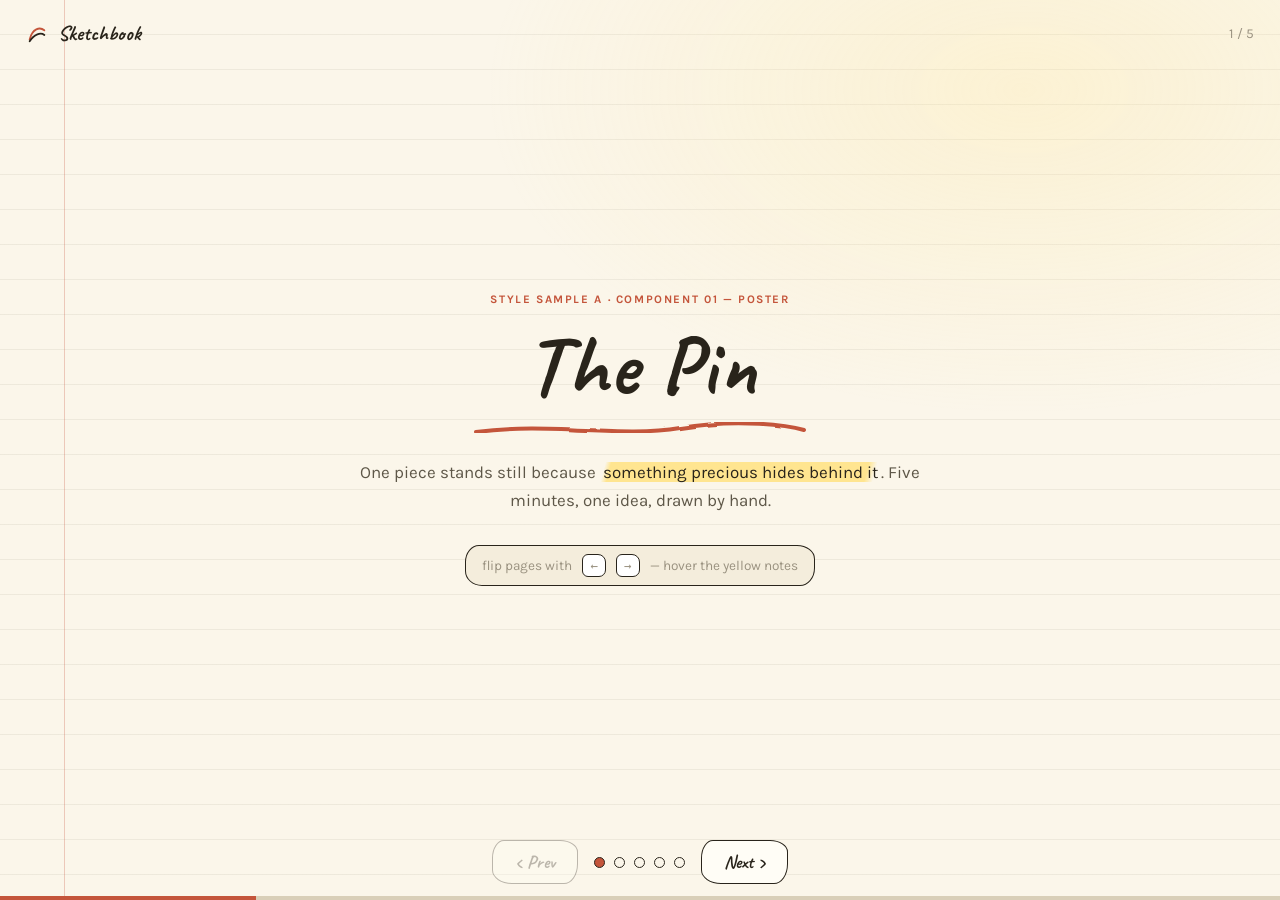
<file: lesson-deck-builder/assets/style-samples/sketchbook.html>
<!DOCTYPE html>
<!-- STYLE SAMPLE A · "SKETCHBOOK" — hand-drawn, wobbly ink, marker highlights.
     Components shown: poster cover · hover margin-notes concept card ·
     steppable figure · hand-drawn MCQ check. Engine contract = lesson-deck-builder. -->
<html lang="en" dir="ltr" data-canvas="paper">
<head>
<meta charset="UTF-8" />
<meta name="viewport" content="width=device-width, initial-scale=1.0" />
<title>Sketchbook · The Pin</title>
<link rel="preconnect" href="https://fonts.googleapis.com" />
<link rel="preconnect" href="https://fonts.gstatic.com" crossorigin />
<link href="https://fonts.googleapis.com/css2?family=Caveat:wght@500;600;700&family=Karla:ital,wght@0,400;0,500;0,700;1,400&display=swap" rel="stylesheet" />
<style>
:root{
 /* component bridge (style-system.md §7) */
 --ochre:#A8741A;
 --k-ink:var(--ink); --k-soft:var(--ink-soft); --k-a:var(--red); --k-b:var(--blue); --k-c:var(--ochre); --k-hi:var(--marker); --k-surface:#FFFDF6; --k-card:#FFFDF6; --k-card-ink:var(--ink); --k-line:var(--line); --k-ease:cubic-bezier(.2,.7,.2,1);
 --er-streak:rgba(41,36,27,.08); --er-wash:rgba(41,36,27,.04); --er-ghost:.2;
  --paper:#FBF6EA; --paper-2:#F4EDDC; --ink:#29241B; --ink-soft:#5E5748; --pencil:#9A9280;
  --red:#C4553B; --blue:#3E6B8C; --marker:#FFE590; --line:#D9CFB8;
  --font-display:"Caveat", cursive; --font-body:"Karla", sans-serif;
  --shadow:0 14px 34px -22px rgba(60,50,30,.5);
}
*{box-sizing:border-box;margin:0;padding:0}
html,body{height:100%}
body{font-family:var(--font-body);background:var(--paper);color:var(--ink);overflow:hidden;line-height:1.7;-webkit-font-smoothing:antialiased}

/* ruled-paper backdrop */
.bg{position:fixed;inset:0;z-index:0;pointer-events:none;
  background:
    radial-gradient(70% 60% at 80% 10%, rgba(255,229,144,.25), transparent 60%),
    repeating-linear-gradient(transparent 0 34px, rgba(154,146,128,.13) 34px 35px);}
.bg::after{content:"";position:absolute;top:0;bottom:0;left:64px;width:1px;background:rgba(196,85,59,.28)}

.deck{position:relative;z-index:2;height:100vh}
.slide{position:absolute;inset:0;display:flex;align-items:center;justify-content:center;
  padding:70px 28px 100px;opacity:0;visibility:hidden;transition:opacity .5s ease,visibility .5s ease;overflow-y:auto}
.slide.active{opacity:1;visibility:visible}
.inner{width:100%;max-width:980px}

.reveal{opacity:0;transform:translateY(14px) rotate(-.4deg);transition:opacity .6s ease,transform .7s cubic-bezier(.2,.7,.2,1);transition-delay:var(--d,0s)}
.slide.active .reveal{opacity:1;transform:none}
.draw{stroke-dasharray:1;stroke-dashoffset:1;transition:stroke-dashoffset 1.1s ease;transition-delay:var(--d,0s)}
.slide.active .draw{stroke-dashoffset:0}

.tag{font-family:var(--font-body);font-weight:700;font-size:.72rem;letter-spacing:.14em;color:var(--red);text-transform:uppercase}
h1{font-family:var(--font-display);font-weight:700;line-height:1.05}
h2{font-family:var(--font-display);font-weight:600;line-height:1.1}
.lead{color:var(--ink-soft);max-width:58ch}

mark{background:linear-gradient(105deg, transparent 2%, var(--marker) 4%, var(--marker) 94%, transparent 97%);
  padding:0 .2em;border-radius:2px;color:var(--ink)}

/* ---------- COVER ---------- */
.cover{text-align:center;max-width:740px;margin-inline:auto;position:relative}
.cover h1{font-size:clamp(3rem,8vw,5.4rem);margin:10px 0 6px}
.cover .lead{margin-inline:auto;font-size:1.06rem}
.underline-svg{display:block;margin:2px auto 18px;width:min(340px,70%)}
.hint{margin-top:30px;display:inline-flex;gap:10px;align-items:center;font-size:.85rem;color:var(--pencil);
  border:1.6px solid var(--ink);border-radius:14px 18px 15px 17px/17px 14px 18px 15px;padding:8px 16px;background:var(--paper-2);transform:rotate(-.5deg)}
kbd{font-size:.78rem;border:1.4px solid var(--ink);border-radius:6px 8px 7px 6px;padding:0 7px;background:#fff}

/* ---------- SKETCH CARD (hand-drawn frame) ---------- */
.sketch{position:relative;background:#FFFDF6;border:1.8px solid var(--ink);
  border-radius:14px 22px 16px 24px/22px 14px 24px 16px;box-shadow:var(--shadow);padding:26px 28px}
.sketch.tilt-l{transform:rotate(-.7deg)} .sketch.tilt-r{transform:rotate(.6deg)}
.tape{position:absolute;top:-13px;left:50%;width:92px;height:26px;transform:translateX(-50%) rotate(-2deg);
  background:rgba(255,229,144,.75);border:1px solid rgba(160,140,60,.35)}

/* ---------- CONCEPT + MARGIN NOTES (hover depth) ---------- */
.concept-grid{display:grid;grid-template-columns:1.15fr .85fr;gap:40px;align-items:start}
.concept-grid h2{font-size:clamp(2rem,4.4vw,3rem);margin-bottom:10px}
.note-stack{display:grid;gap:16px;align-content:start;height:420px}
.note{position:relative;z-index:1;background:var(--marker);border:1.6px solid var(--ink);cursor:help;
  border-radius:4px 10px 6px 12px/10px 5px 12px 6px;padding:12px 16px;transform:rotate(var(--r,1deg));
  transition:transform .35s cubic-bezier(.2,.7,.2,1), box-shadow .35s ease}
.note:nth-child(2){--r:-1.2deg;background:#DCEAF4}
.note:nth-child(3){--r:.8deg;background:#F6DCD2}
.note .n-title{font-family:var(--font-display);font-weight:700;font-size:1.3rem;display:flex;align-items:center;gap:8px}
/* depth unfolds IN FLOW — sibling notes are pushed down naturally — but the stack
   lives in a RESERVED-height box, so the paragraph and the rest of the scene never move */
.note .n-body{max-height:0;overflow:hidden;opacity:0;font-size:.93rem;color:var(--ink-soft);
  border-top:1.6px dashed rgba(41,36,27,0);
  transition:max-height .5s cubic-bezier(.2,.7,.2,1), opacity .4s ease .05s,
             margin .4s ease, padding .4s ease, border-color .4s ease}
.note:hover{transform:rotate(0) translateY(-3px);box-shadow:var(--shadow);z-index:10}
.note:hover .n-body{max-height:190px;opacity:1;margin-top:8px;padding-top:8px;border-top-color:rgba(41,36,27,.35)}
.note .peek{font-size:.72rem;color:var(--ink-soft);opacity:.65;float:right;font-style:italic}

/* ---------- BOARD FIGURE (steppable) ---------- */
.fig-grid{display:grid;grid-template-columns:.9fr 1.1fr;gap:38px;align-items:center}
.boardwrap{position:relative;width:min(340px,100%);margin-inline:auto}
.board{display:grid;grid-template-columns:repeat(5,1fr);border:2px solid var(--ink);
  border-radius:6px 12px 8px 12px/12px 7px 12px 8px;overflow:hidden;aspect-ratio:1;background:#FFFDF6}
.board i{display:block}
.board i.d{background:#EADFC6}
/* pieces live INSIDE the figure's SVG — one coordinate system, placement locked on every screen */
.pc{font-size:15px;transition:transform .8s cubic-bezier(.3,.9,.3,1)}
.pc.black{fill:var(--ink)}
.pc.white{fill:#FFFDF6;stroke:var(--ink);stroke-width:.9;paint-order:stroke}
.overlay{position:absolute;inset:0;z-index:2;pointer-events:none}
.attack{stroke:var(--red);stroke-width:3;stroke-linecap:round;stroke-dasharray:7 8;opacity:0;transition:opacity .5s ease}
.ghost{opacity:0;transition:opacity .5s ease}
.frozen-ring{fill:none;stroke:var(--blue);stroke-width:3;stroke-dasharray:1;stroke-dashoffset:1;opacity:0;transition:stroke-dashoffset .9s ease .15s,opacity .2s ease}
[data-step="2"] .attack{opacity:1}
[data-step="3"] .attack{opacity:1}
[data-step="3"] .ghost{opacity:1}
[data-step="3"] .frozen-ring{stroke-dashoffset:0;opacity:1}
.stepbar{display:flex;align-items:center;gap:14px;margin-top:18px;justify-content:center}
.stepbtn{font-family:var(--font-display);font-size:1.25rem;font-weight:700;color:var(--ink);background:#FFFDF6;
  border:1.8px solid var(--ink);border-radius:50% 46% 52% 48%/48% 52% 46% 52%;width:46px;height:46px;cursor:pointer;
  transition:transform .2s ease,background .2s}
.stepbtn:hover{transform:rotate(-4deg) scale(1.06);background:var(--marker)}
.stepbtn:disabled{opacity:.3;cursor:default;transform:none}
.stepdots{display:flex;gap:8px}
.stepdots b{width:10px;height:10px;border:1.6px solid var(--ink);border-radius:50%;background:transparent;transition:background .3s}
.stepdots b.on{background:var(--red)}
.caption{font-family:var(--font-display);font-size:clamp(1.35rem,2.6vw,1.7rem);font-weight:600;min-height:2.6em;transition:opacity .3s}
.fig-grid h2{font-size:clamp(2rem,4.2vw,2.8rem);margin-bottom:8px}

/* ---------- QUIZ ---------- */
.quiz h2{font-size:clamp(2rem,4.4vw,2.9rem);margin-bottom:6px}
.opts{display:grid;gap:14px;margin-top:22px;max-width:640px}
.opt{display:flex;gap:14px;align-items:center;background:#FFFDF6;border:1.8px solid var(--ink);cursor:pointer;text-align:left;
  border-radius:10px 16px 12px 18px/16px 10px 18px 12px;padding:14px 18px;font-family:var(--font-body);font-size:.98rem;color:var(--ink);
  transition:transform .25s ease, background .3s ease}
.opt:hover{transform:rotate(-.5deg) translateX(4px)}
.opt .box{flex:none;width:24px;height:24px;border:1.8px solid var(--ink);border-radius:5px 8px 6px 9px;position:relative;background:#fff}
.opt .box svg{position:absolute;inset:-4px;width:30px;height:30px;overflow:visible}
.opt .tick,.opt .scrib{stroke-dasharray:1;stroke-dashoffset:1}
.opt.correct{background:var(--marker)}
.opt.correct .tick{stroke-dashoffset:0;transition:stroke-dashoffset .5s ease}
.opt.wrong .scrib{stroke-dashoffset:0;transition:stroke-dashoffset .5s ease}
.verdict{margin-top:16px;font-family:var(--font-display);font-size:1.5rem;font-weight:600;opacity:0;transition:opacity .5s ease}
.verdict.show{opacity:1}
.sign{margin-top:34px;font-family:var(--font-display);font-size:1.35rem;color:var(--ink-soft);transform:rotate(-1deg)}

/* ---------- CHROME ---------- */
.topbar{position:fixed;top:0;inset-inline:0;display:flex;justify-content:space-between;align-items:center;padding:16px 26px;z-index:5}
.brand{font-family:var(--font-display);font-weight:700;font-size:1.3rem;display:flex;gap:10px;align-items:center}
.counter{font-size:.85rem;color:var(--pencil)}
.nav{position:fixed;bottom:16px;inset-inline:0;display:flex;justify-content:center;gap:16px;align-items:center;z-index:5}
.nav button{font-family:var(--font-display);font-weight:700;font-size:1.15rem;color:var(--ink);background:#FFFDF6;cursor:pointer;
  border:1.8px solid var(--ink);border-radius:12px 18px 14px 20px/18px 12px 20px 14px;padding:9px 22px;transition:transform .2s,background .2s}
.nav button:hover:not(:disabled){transform:rotate(-1deg) translateY(-2px);background:var(--marker)}
.nav button:disabled{opacity:.3;cursor:default}
.dots{display:flex;gap:9px}
.dots i{width:11px;height:11px;border:1.6px solid var(--ink);border-radius:50%;cursor:pointer;transition:background .3s}
.dots i.on{background:var(--red)}
.progress{position:fixed;bottom:0;inset-inline:0;height:4px;background:var(--line);z-index:6}
.progress .fill{height:100%;width:0;background:var(--red);transition:width .5s ease}

@media(max-width:880px){
  .concept-grid,.fig-grid{grid-template-columns:1fr;gap:26px}
  .note-stack{height:auto}
  .slide{padding:60px 18px 96px}
  .nav .dots{display:none}
}

/* ===== BUILDS (engine v2) — [data-build="0..n"] appear one press at a time (components.md §25) ===== */
[data-build]{opacity:0;transform:translateY(8px);transition:opacity .45s ease,transform .55s var(--k-ease,cubic-bezier(.2,.7,.2,1))}
svg [data-build]{transform:none}
[data-build].built{opacity:1;transform:none}
.slide.active [data-build]:not(.built) .draw{stroke-dashoffset:1;opacity:0}
</style>
</head>
<body>

<div class="bg"></div>

<!-- global wobble filter for hand-drawn strokes -->
<svg width="0" height="0" style="position:absolute">
  <filter id="wob"><feTurbulence type="fractalNoise" baseFrequency="0.035" numOctaves="2" seed="7" result="t"/>
  <feDisplacementMap in="SourceGraphic" in2="t" scale="2.6"/></filter>
</svg>

<div class="topbar">
  <div class="brand"><svg width="22" height="22" viewBox="0 0 24 24" style="filter:url(#wob)"><path d="M4 18 C7 6, 15 4, 20 8" fill="none" stroke="var(--red)" stroke-width="2" stroke-linecap="round"/><path d="M4 20 C9 12, 16 10, 20 13" fill="none" stroke="var(--ink)" stroke-width="2" stroke-linecap="round"/></svg> Sketchbook</div>
  <div class="counter"><span id="cur">1</span> / <span id="total">5</span></div>
</div>

<div class="deck" id="deck">

  <!-- 1 · COVER (poster component) -->
  <section class="slide active">
    <div class="inner cover">
      <span class="tag reveal" style="--d:.05s">Style sample A · component 01 — poster</span>
      <h1 class="reveal" style="--d:.15s">The Pin</h1>
      <svg class="underline-svg reveal" style="--d:.3s" viewBox="0 0 340 22" fill="none">
        <path class="draw" style="--d:.45s" pathLength="1" d="M6 14 C 80 4, 150 20, 210 10 S 320 8, 334 12" stroke="var(--red)" stroke-width="4" stroke-linecap="round" filter="url(#wob)"/>
      </svg>
      <p class="lead reveal" style="--d:.4s">One piece stands still because <mark>something precious hides behind it</mark>. Five minutes, one idea, drawn by hand.</p>
      <div class="hint reveal" style="--d:.55s">flip pages with <kbd>←</kbd> <kbd>→</kbd> — hover the yellow notes</div>
    </div>
  </section>

  <!-- 2 · CONCEPT + hover margin notes (hover-depth component) -->
  <section class="slide">
    <div class="inner concept-grid">
      <div>
        <span class="tag reveal">component 02 — margin notes (hover for depth)</span>
        <h2 class="reveal" style="--d:.08s">A pin is a promise of punishment</h2>
        <p class="lead reveal" style="--d:.16s">A long-range piece aims through an enemy piece at <mark>something more valuable behind it</mark>. The front piece isn't captured — it's <strong>paralyzed</strong>. Moving it would expose the treasure.</p>
        <p class="lead reveal" style="--d:.24s">The core fits in one line. Everything deeper lives in the notes — touch them only if you want more.</p>
      </div>
      <div class="note-stack reveal" style="--d:.3s">
        <div class="note"><span class="peek">hover ✎</span><div class="n-title">Who can pin?</div>
          <div class="n-body">Only sliders — bishop, rook, queen. A knight can never pin anything: it attacks around corners, not through lines.</div></div>
        <div class="note"><span class="peek">hover ✎</span><div class="n-title">Absolute vs relative</div>
          <div class="n-body">King behind = <b>absolute</b>: moving off the line is illegal. Queen or rook behind = <b>relative</b>: legal, just usually a terrible idea.</div></div>
        <div class="note"><span class="peek">hover ✎</span><div class="n-title">Why it wins games</div>
          <div class="n-body">A pinned piece defends nothing and fears everything. Pile attackers on it — it can't run.</div></div>
      </div>
    </div>
  </section>

  <!-- 3 · STEPPABLE FIGURE (walk a diagram through states) -->
  <section class="slide">
    <div class="inner fig-grid">
      <div>
        <span class="tag reveal">component 03 — steppable figure</span>
        <h2 class="reveal" style="--d:.08s">Watch a pin being born</h2>
        <p class="caption reveal" style="--d:.16s" id="figcap">The pieces before the storm: a knight shields its king.</p>
        <div class="stepbar reveal" style="--d:.24s">
          <button class="stepbtn" id="fprev" aria-label="previous step">‹</button>
          <div class="stepdots" id="fdots"></div>
          <button class="stepbtn" id="fnext" aria-label="next step">›</button>
        </div>
      </div>
      <div class="sketch tilt-r reveal" style="--d:.2s"><div class="tape"></div>
        <div class="boardwrap" id="figroot" data-step="0">
          <div class="board" aria-hidden="true">
            <i></i><i class="d"></i><i></i><i class="d"></i><i></i>
            <i class="d"></i><i></i><i class="d"></i><i></i><i class="d"></i>
            <i></i><i class="d"></i><i></i><i class="d"></i><i></i>
            <i class="d"></i><i></i><i class="d"></i><i></i><i class="d"></i>
            <i></i><i class="d"></i><i></i><i class="d"></i><i></i>
          </div>
          <svg class="overlay" viewBox="0 0 100 100">
            <line class="attack" x1="70" y1="86" x2="70" y2="14" filter="url(#wob)"/>
            <circle class="frozen-ring" pathLength="1" cx="70" cy="50" r="11" filter="url(#wob)"/>
            <g class="ghost"><text class="pc black" x="30" y="30" text-anchor="middle" dominant-baseline="central" opacity=".45">♞</text>
              <path d="M23 23 L37 37 M37 23 L23 37" stroke="var(--red)" stroke-width="2.6" stroke-linecap="round" filter="url(#wob)"/></g>
            <text class="pc black" id="pK" x="0" y="0" text-anchor="middle" dominant-baseline="central" style="transform:translate(70px,10px)">♚</text>
            <text class="pc black" id="pN" x="0" y="0" text-anchor="middle" dominant-baseline="central" style="transform:translate(70px,50px)">♞</text>
            <text class="pc white" id="pR" x="0" y="0" text-anchor="middle" dominant-baseline="central" style="transform:translate(10px,90px)">♜</text>
          </svg>
        </div>
      </div>
    </div>
  </section>

  <!-- 4 · MCQ CHECK (hand-drawn quiz component) -->
  <section class="slide">
    <div class="inner quiz">
      <span class="tag reveal">component 04 — sketch check</span>
      <h2 class="reveal" style="--d:.08s">One question, answered in ink</h2>
      <p class="lead reveal" style="--d:.14s">The king stands behind the pinned rook — an <mark>absolute pin</mark>. What may the rook do?</p>
      <div class="opts reveal" style="--d:.24s" id="quiz">
        <button class="opt" data-ok="0"><span class="box"><svg viewBox="0 0 30 30"><path class="scrib" pathLength="1" d="M4 6 L26 24 M26 6 L4 24" stroke="var(--red)" stroke-width="2.6" fill="none" stroke-linecap="round"/></svg></span>Move anywhere — a pin is only a suggestion</button>
        <button class="opt" data-ok="1"><span class="box"><svg viewBox="0 0 30 30"><path class="tick" pathLength="1" d="M5 16 L12 24 L27 4" stroke="var(--ink)" stroke-width="3" fill="none" stroke-linecap="round" filter="url(#wob)"/></svg></span>Slide only along the pin line — the leash has one direction</button>
        <button class="opt" data-ok="0"><span class="box"><svg viewBox="0 0 30 30"><path class="scrib" pathLength="1" d="M4 6 L26 24 M26 6 L4 24" stroke="var(--red)" stroke-width="2.6" fill="none" stroke-linecap="round"/></svg></span>Never move at all, in any direction</button>
      </div>
      <p class="verdict" id="verdict"></p>
    </div>
  </section>

  <!-- 5 · CLOSE (poster reprise + component index) -->
  <section class="slide">
    <div class="inner cover">
      <span class="tag reveal" style="--d:.05s">end of sample A</span>
      <h1 class="reveal" style="--d:.15s; font-size:clamp(2.4rem,6vw,4rem)">Little ink, loud idea.</h1>
      <svg class="underline-svg reveal" style="--d:.3s" viewBox="0 0 340 22" fill="none">
        <path class="draw" style="--d:.42s" pathLength="1" d="M10 12 C 90 20, 180 4, 330 14" stroke="var(--blue)" stroke-width="4" stroke-linecap="round" filter="url(#wob)"/>
      </svg>
      <p class="lead reveal" style="--d:.4s">Components in this style: wobble-frame cards · marker highlights · sticky margin notes (hover depth) · draw-in strokes · steppable board · sketch quiz.</p>
      <p class="sign reveal" style="--d:.55s">— drawn, not rendered ✎</p>
    </div>
  </section>

</div>

<div class="nav">
  <button id="prev">‹ Prev</button>
  <div class="dots" id="dots"></div>
  <button id="next">Next ›</button>
</div>
<div class="progress"><div class="fill" id="fill"></div></div>

<script>
/* ---- deck engine v2 — do not edit (builds · data-capture guard · slideenter/build events) ---- */
  const slides=[...document.querySelectorAll('.slide')];
  const total=slides.length;
  let idx=0;
  const cur=document.getElementById('cur'), fill=document.getElementById('fill');
  const prevBtn=document.getElementById('prev'), nextBtn=document.getElementById('next'), dotsWrap=document.getElementById('dots');
  document.getElementById('total').textContent=total;

  slides.forEach((_,k)=>{ const d=document.createElement('i'); d.addEventListener('click',()=>go(k)); dotsWrap.appendChild(d); });
  const dots=[...dotsWrap.children];

  // builds: [data-build="0..n"] appear one press at a time before the page turns;
  // data-builds="n" on a slide declares steps for widgets that follow builds (components.md §25)
  const buildMax=slides.map(s=>Math.max(+s.dataset.builds||0,...[...s.querySelectorAll('[data-build]')].map(e=>+e.dataset.build||0)));
  const buildStep=slides.map(()=>0);
  function paintBuilds(k,quiet){
    const s=slides[k], n=buildStep[k];
    s.querySelectorAll('[data-build]').forEach(e=>{ const b=+e.dataset.build||0; e.classList.toggle('built',b<=n); e.classList.toggle('now',b===n); });
    s.dataset.step=n;
    if(!quiet) s.dispatchEvent(new CustomEvent('build',{detail:{step:n,of:buildMax[k]}}));
  }
  slides.forEach((_,k)=>paintBuilds(k,true));

  function update(){
    slides.forEach((s,k)=>s.classList.toggle('active',k===idx));
    dots.forEach((d,k)=>d.classList.toggle('on',k===idx));
    cur.textContent=idx+1;
    fill.style.width=((idx+1)/total*100)+'%';
    prevBtn.disabled=idx===0&&buildStep[idx]===0;
    nextBtn.disabled=idx===total-1&&buildStep[idx]>=buildMax[idx];
  }
  // enter slide n at step 0, or fully built when stepping back into it
  function go(n,built){
    const from=idx; idx=Math.max(0,Math.min(total-1,n));
    if(idx===from&&!built){ update(); return; }
    buildStep[idx]=built?buildMax[idx]:0; paintBuilds(idx);
    update(); slides[idx].scrollTop=0;
    if(idx!==from) slides[idx].dispatchEvent(new CustomEvent('slideenter',{detail:{from}}));
  }
  function next(){ if(buildStep[idx]<buildMax[idx]){ buildStep[idx]++; paintBuilds(idx); update(); } else if(idx<total-1) go(idx+1); }
  function prev(){ if(buildStep[idx]>0){ buildStep[idx]--; paintBuilds(idx); update(); } else if(idx>0) go(idx-1,true); }
  nextBtn.addEventListener('click',next); prevBtn.addEventListener('click',prev);

  // direction-aware keys: in RTL, ArrowLeft moves forward
  const rtl=(document.documentElement.getAttribute('dir')||'ltr').toLowerCase()==='rtl';
  const FWD=rtl?['ArrowLeft','ArrowDown',' ','PageDown']:['ArrowRight','ArrowDown',' ','PageDown'];
  const BACK=rtl?['ArrowRight','ArrowUp','PageUp']:['ArrowLeft','ArrowUp','PageUp'];
  // never hijack keys or swipes while the user is typing in an editable field,
  // or working a widget marked data-capture (scrubbers, draggable figures)
  const typing=e=>{const t=e.target;return !!t&&(t.tagName==='TEXTAREA'||t.tagName==='INPUT'||t.tagName==='SELECT'||t.isContentEditable||!!(t.closest&&t.closest('[data-capture]')));};
  document.addEventListener('keydown',e=>{
    if(typing(e)) return;
    if(FWD.includes(e.key)){ e.preventDefault(); next(); }
    else if(BACK.includes(e.key)){ e.preventDefault(); prev(); }
    else if(e.key==='Home'){ go(0); } else if(e.key==='End'){ go(total-1); }
  });

  // direction-aware swipe
  let sx=null;
  document.addEventListener('touchstart',e=>{ if(typing(e)){ sx=null; return; } sx=e.changedTouches[0].clientX; },{passive:true});
  document.addEventListener('touchend',e=>{
    if(sx===null) return;
    const dx=e.changedTouches[0].clientX-sx;
    const goFwd = rtl ? dx>50 : dx<-50;
    const goBack = rtl ? dx<-50 : dx>50;
    if(goFwd) next(); else if(goBack) prev();
    sx=null;
  },{passive:true});

  update();
  setTimeout(()=>slides[idx].dispatchEvent(new CustomEvent('slideenter',{detail:{from:-1}})),0);

/* ---- component script: steppable figure ---- */
(function(){
  const root=document.getElementById('figroot');
  const cap=document.getElementById('figcap');
  const R=document.getElementById('pR');
  const caps=[
    "The pieces before the storm: a knight shields its king.",
    "The rook slides onto the same file. The trap is set.",
    "X-ray vision: the attack passes through the knight to the king.",
    "The knight tries to jump — illegal! It is glued to the file."
  ];
  let s=0; const N=4;
  const dotsEl=document.getElementById('fdots');
  for(let i=0;i<N;i++){const b=document.createElement('b');dotsEl.appendChild(b)}
  const fd=[...dotsEl.children];
  const pv=document.getElementById('fprev'), nx=document.getElementById('fnext');
  function render(){
    root.dataset.step=s;
    R.style.transform = s>=1 ? 'translate(70px,90px)' : 'translate(10px,90px)';
    cap.style.opacity=0;
    setTimeout(()=>{cap.textContent=caps[s];cap.style.opacity=1},180);
    fd.forEach((d,k)=>d.classList.toggle('on',k===s));
    pv.disabled=s===0; nx.disabled=s===N-1;
  }
  pv.addEventListener('click',()=>{if(s>0){s--;render()}});
  nx.addEventListener('click',()=>{if(s<N-1){s++;render()}});
  render();
})();

/* ---- component script: sketch quiz ---- */
(function(){
  const quiz=document.getElementById('quiz'), verdict=document.getElementById('verdict');
  let done=false;
  quiz.querySelectorAll('.opt').forEach(btn=>{
    btn.addEventListener('click',()=>{
      if(done)return; done=true;
      const ok=btn.dataset.ok==='1';
      btn.classList.add(ok?'correct':'wrong');
      if(!ok) quiz.querySelector('[data-ok="1"]').classList.add('correct');
      verdict.textContent = ok
        ? "Yes — along the line it may crawl; off the line, never."
        : "Close — it may still slide along the pin line, just never off it.";
      verdict.classList.add('show');
    });
  });
})();
</script>
</body>
</html>
</file>
<file: site/style.css>
/* Lesson-Deck-Builder docs — drawn in the skill's own Sketchbook style.
   Canvas tokens are copied from lesson-deck-builder/assets/template.html (v1.3),
   so the page can switch between paper and the six chalkboards exactly like a deck. */

/* ===== CANVAS TOKENS — paper (bright) ===== */
:root{
  --paper:#FBF6EA; --paper-2:#F4EDDC; --ink:#29241B; --ink-soft:#5E5748; --pencil:#9A9280; --line:#D9CFB8;
  --red:#C4553B; --blue:#3E6B8C; --yellow:#A8741A; --marker:#FFE590;
  --spill-1:rgba(255,229,144,.25); --spill-2:transparent;
  --surface:#FFFDF6; --surface-2:#F7F0E1;
  --rule:rgba(154,146,128,.13); --margin:rgba(196,85,59,.28);
  --shadow:0 14px 34px -22px rgba(60,50,30,.5);
  --code-bg:#2C302A; --code-bar:#23271f; --code-ink:#E9E4D4; --code-soft:#A9AE9F;
  --card:#FBF6EA; --card-ink:#29241B;               /* paper objects keep the paper palette on every board */
  --ease:cubic-bezier(.2,.7,.2,1);
  --wob-r:14px 22px 16px 24px/22px 14px 24px 16px;
  --wob-s:10px 16px 12px 18px/16px 10px 18px 12px;
  --wash-a:color-mix(in srgb,var(--red) 14%,transparent);
  --wash-b:color-mix(in srgb,var(--blue) 14%,transparent);
  --wash-c:color-mix(in srgb,var(--yellow) 16%,transparent);
  --display:"Caveat", cursive; --body:"Karla", system-ui, sans-serif;
  --mono:ui-monospace, "Cascadia Code", Consolas, "SFMono-Regular", Menlo, monospace;
  color-scheme:light;
}
/* ===== CHALKBOARD (shared) ===== */
:root[data-canvas="chalkboard"]{
  --surface:rgba(255,255,255,.06); --surface-2:rgba(255,255,255,.04);
  --rule:color-mix(in srgb,var(--ink) 4.5%,transparent); --margin:color-mix(in srgb,var(--red) 26%,transparent);
  --shadow:0 14px 34px -22px rgba(0,0,0,.6);
  --code-bg:color-mix(in srgb,var(--paper-2) 70%,black); --code-bar:color-mix(in srgb,var(--paper-2) 55%,black);
  color-scheme:dark;
}
/* the six boards (style-system.md §5) */
:root[data-canvas="chalkboard"],
:root[data-canvas="chalkboard"][data-board="slate-reinked"]{
  --paper:#19211B; --paper-2:#121914; --ink:#F3EFE3; --ink-soft:#DBD6C6; --pencil:#97A49A; --line:#38403A;
  --red:#FF9E8F; --blue:#98CCF6; --yellow:#F5D870; --marker:#595732;
  --spill-1:rgba(250,232,163,0.035); --spill-2:rgba(152,204,246,.045);
}
:root[data-canvas="chalkboard"][data-board="midnight-blue"]{
  --paper:#131D2A; --paper-2:#0D1521; --ink:#F3EFE3; --ink-soft:#DBD6C6; --pencil:#95A1B2; --line:#323C49;
  --red:#FEA684; --blue:#83E2BF; --yellow:#FAD980; --marker:#5F5530;
  --spill-1:rgba(250,232,163,0.035); --spill-2:rgba(131,226,191,.045);
}
:root[data-canvas="chalkboard"][data-board="olive-gold"]{
  --paper:#1F1E13; --paper-2:#18170C; --ink:#F3EFE3; --ink-soft:#DBD6C6; --pencil:#A2A191; --line:#3E3D32;
  --red:#FDA19E; --blue:#A5C9FF; --yellow:#F3E685; --marker:#5A5732;
  --spill-1:rgba(250,232,163,0.035); --spill-2:rgba(165,201,255,.045);
}
:root[data-canvas="chalkboard"][data-board="dusk-indigo"]{
  --paper:#1A1A28; --paper-2:#131220; --ink:#F3EFE3; --ink-soft:#DBD6C6; --pencil:#9E9EB1; --line:#393847;
  --red:#FBA59A; --blue:#7DDBE0; --yellow:#F9DA7B; --marker:#5F5530;
  --spill-1:rgba(250,232,163,0.035); --spill-2:rgba(125,219,224,.045);
}
:root[data-canvas="chalkboard"][data-board="deep-teal"]{
  --paper:#0E2224; --paper-2:#081A1C; --ink:#F3EFE3; --ink-soft:#DBD6C6; --pencil:#8EA5A8; --line:#2F4143;
  --red:#FEAA7A; --blue:#B9BCF9; --yellow:#F4DF79; --marker:#5C5630;
  --spill-1:rgba(250,232,163,0.035); --spill-2:rgba(185,188,249,.045);
}
:root[data-canvas="chalkboard"][data-board="red-graphite"]{
  --paper:#281717; --paper-2:#1F1010; --ink:#F4EFE3; --ink-soft:#DDD5C6; --pencil:#B09A99; --line:#473636;
  --red:#FDA9B5; --blue:#88D9D1; --yellow:#F6D97E; --marker:#62542F;
  --spill-1:rgba(250,232,163,0.035); --spill-2:rgba(136,217,209,.045);
}

/* ===== BASE ===== */
*,*::before,*::after{box-sizing:border-box}
html{scroll-behavior:smooth; scroll-padding-top:84px; -webkit-text-size-adjust:100%}
body{margin:0; font-family:var(--body); font-size:17px; line-height:1.7; color:var(--ink);
  background:var(--paper); -webkit-font-smoothing:antialiased; overflow-x:hidden;}
.bg{position:fixed; inset:0; z-index:-1; pointer-events:none;
  background:radial-gradient(70% 60% at 85% 0%, var(--spill-1), transparent 60%),
    radial-gradient(60% 55% at 0% 100%, var(--spill-2), transparent 62%),
    repeating-linear-gradient(transparent 0 33px, var(--rule) 33px 34px);}
.bg::after{content:""; position:absolute; top:0; bottom:0; inset-inline-start:44px; width:1px; background:var(--margin);}
@media (max-width:700px){ .bg::after{inset-inline-start:10px} }

a{color:var(--blue); text-decoration-thickness:1px; text-underline-offset:3px}
a:hover{color:var(--red)}
::selection{background:var(--marker); color:var(--ink)}
:focus-visible{outline:2px dashed var(--red); outline-offset:3px; border-radius:6px}
img{max-width:100%}

h1,h2,h3,.display{font-family:var(--display); font-weight:700; line-height:1.1; color:var(--ink); margin:0}
h2{font-size:clamp(2.1rem,4.6vw,2.9rem); margin-bottom:.35em}
h3{font-size:1.65rem; margin:1.4em 0 .35em}
h4{font-family:var(--body); font-size:1.02rem; margin:1.2em 0 .3em}
p{margin:.6em 0}
ul,ol{padding-inline-start:1.3em; margin:.5em 0}
li{margin:.25em 0}
li::marker{color:var(--red)}
strong{font-weight:700}
small{font-size:.86rem}
hr{border:0; height:2px; margin:2.2em 0; background:var(--line); border-radius:2px}
mark,.hl{background:var(--marker); color:inherit; padding:0 .15em; border-radius:3px}

code{font-family:var(--mono); font-size:.86em; background:var(--wash-b); padding:.1em .38em; border-radius:6px; word-break:break-word}
pre{margin:0}
kbd{font-family:var(--mono); font-size:.82em; padding:.1em .45em; border:1.5px solid var(--pencil);
  border-bottom-width:3px; border-radius:7px; background:var(--surface); white-space:nowrap}

/* ===== TOP BAR ===== */
.topbar{position:sticky; top:0; z-index:20; display:flex; align-items:center; gap:14px;
  padding:10px clamp(16px,3vw,32px); background:color-mix(in srgb,var(--paper) 88%,transparent);
  backdrop-filter:blur(6px); -webkit-backdrop-filter:blur(6px); border-bottom:1.5px solid var(--line)}
.brand{display:flex; align-items:center; gap:8px; font-family:var(--display); font-size:1.55rem; font-weight:700;
  color:var(--ink); text-decoration:none; white-space:nowrap}
.brand svg{width:26px; height:26px; color:var(--red)}
.topbar nav{display:flex; gap:4px; margin-inline-start:auto; align-items:center}
.topbar nav a{color:var(--ink-soft); text-decoration:none; font-weight:500; padding:6px 10px; border-radius:var(--wob-s)}
.topbar nav a:hover{color:var(--ink); background:var(--wash-a)}
.canvas-pick{display:flex; align-items:center; gap:6px; padding:5px 8px; border:1.5px solid var(--line); border-radius:999px}
.canvas-pick button{width:20px; height:20px; border-radius:50%; border:2px solid var(--pencil); padding:0; cursor:pointer;
  background:var(--sw); transition:transform .2s var(--ease)}
.canvas-pick button:hover{transform:scale(1.15)}
.canvas-pick button[aria-pressed="true"]{outline:2px solid var(--red); outline-offset:2px}
@media (max-width:860px){ .topbar nav a.hide-sm{display:none} }
@media (max-width:560px){ .topbar nav{display:none} .canvas-pick{margin-inline-start:auto; gap:4px; padding:4px 6px} .canvas-pick button{width:18px;height:18px} }

/* ===== LAYOUT ===== */
.wrap{max-width:1240px; margin:0 auto; padding:0 clamp(16px,3vw,32px)}
.layout{display:grid; grid-template-columns:minmax(0,1fr); gap:40px}
@media (min-width:1080px){ .layout{grid-template-columns:240px minmax(0,1fr)} }
.toc{display:none}
@media (min-width:1080px){
  .toc{display:block; position:sticky; top:76px; align-self:start; max-height:calc(100vh - 96px); overflow-y:auto;
    padding:6px 4px 30px; font-size:.92rem}
}
.toc h3{font-size:1.4rem; margin:0 0 .3em}
.toc ol{list-style:none; padding:0; margin:0; counter-reset:t}
.toc li{margin:0}
.toc a{display:block; padding:3px 10px; color:var(--ink-soft); text-decoration:none; border-inline-start:2px solid transparent}
.toc a:hover{color:var(--ink)}
.toc a.on{color:var(--ink); border-inline-start-color:var(--red); background:var(--wash-a); font-weight:600}
.toc-sm{margin:18px 0 0; border:1.5px dashed var(--pencil); border-radius:var(--wob-s); padding:6px 14px}
.toc-sm summary{cursor:pointer; font-family:var(--display); font-size:1.4rem; font-weight:700}
.toc-sm ol{columns:2; column-gap:20px; font-size:.95rem; padding-inline-start:1.3em}
@media (min-width:1080px){ .toc-sm{display:none} }
@media (max-width:480px){ .toc-sm ol{columns:1} }

main{min-width:0}
section.doc{padding:46px 0 10px; border-bottom:1.5px dashed var(--line)}
section.doc:last-of-type{border-bottom:0}
.eyebrow{display:inline-flex; align-items:center; gap:8px; font-size:.78rem; font-weight:700; letter-spacing:.14em;
  text-transform:uppercase; color:var(--red); margin-bottom:6px}
.eyebrow::before{content:""; width:9px; height:9px; border:2px solid currentColor; border-radius:50%}
.lead{font-size:1.12rem; color:var(--ink-soft); max-width:68ch}
.measure{max-width:72ch}

/* ===== HERO ===== */
.hero{padding:56px 0 30px; display:grid; grid-template-columns:minmax(0,1fr); gap:36px; align-items:center}
@media (min-width:980px){ .hero{grid-template-columns:minmax(0,1fr) minmax(0,1.08fr)} }
.hero h1{font-size:clamp(3rem,8vw,5.2rem); letter-spacing:.5px}
.hero h1 .u{position:relative; white-space:nowrap}
.hero h1 .u svg{position:absolute; inset-inline-start:-2%; bottom:-.12em; width:104%; height:.32em; color:var(--red); overflow:visible}
.hero .tagline{font-size:1.2rem; color:var(--ink-soft); max-width:40ch; margin:18px 0 22px}
.chips{display:flex; flex-wrap:wrap; gap:8px; margin:0 0 24px; padding:0; list-style:none}
.chips li{margin:0; font-size:.86rem; font-weight:600; padding:4px 12px; border-radius:var(--wob-s); background:var(--wash-b); color:var(--ink)}
.chips li:nth-child(3n+2){background:var(--wash-a)} .chips li:nth-child(3n){background:var(--wash-c)}
.cta{display:flex; flex-wrap:wrap; gap:12px}
.btn{display:inline-flex; align-items:center; gap:8px; padding:11px 20px; min-height:44px; border:2px solid var(--ink);
  border-radius:var(--wob-r); font-weight:700; text-decoration:none; color:var(--ink); background:var(--surface);
  box-shadow:3px 4px 0 -1px var(--ink); transition:transform .25s var(--ease), box-shadow .25s var(--ease); cursor:pointer; font:inherit; font-weight:700}
.btn:hover{color:var(--ink); transform:translate(-1px,-2px) rotate(-.6deg); box-shadow:5px 6px 0 -1px var(--ink)}
.btn.primary{background:var(--red); border-color:var(--red); color:var(--paper); box-shadow:3px 4px 0 -1px var(--ink)}
:root[data-canvas="chalkboard"] .btn.primary{color:#1b1b1b}
.btn svg{width:18px; height:18px}

/* taped frame around the live deck */
.frame{position:relative; padding:12px; background:var(--surface); border:2px solid var(--ink);
  border-radius:var(--wob-r); box-shadow:var(--shadow); transform:rotate(.5deg)}
.frame::before,.frame::after{content:""; position:absolute; width:96px; height:26px; background:rgba(242,228,184,.78);
  border:1px solid rgba(180,160,110,.35); top:-13px; z-index:2}
.frame::before{inset-inline-start:22px; transform:rotate(-5deg)}
.frame::after{inset-inline-end:22px; transform:rotate(4deg)}
/* the deck renders at a fixed desktop size inside .vp and is scaled to fit (site/app.js sets --s);
   on narrow screens it renders at its natural phone size instead */
.frame .vp{position:relative; width:100%; aspect-ratio:16/10; overflow:hidden; border-radius:var(--wob-s); background:var(--paper)}
.frame iframe{position:absolute; top:0; left:0; display:block; width:1120px; height:700px; border:0;
  transform:scale(var(--s,.5)); transform-origin:0 0; background:var(--paper)}
.frame .vp.native iframe{width:100%; height:100%; transform:none}
.frame-tabs{display:flex; flex-wrap:wrap; gap:6px; margin:0 0 10px}
.frame-tabs button{font:inherit; font-size:.85rem; font-weight:600; padding:6px 12px; min-height:36px; border-radius:var(--wob-s);
  border:1.5px solid var(--line); background:transparent; color:var(--ink-soft); cursor:pointer}
.frame-tabs button[aria-selected="true"]{border-color:var(--ink); color:var(--ink); background:var(--wash-c)}
.frame-foot{display:flex; flex-wrap:wrap; justify-content:space-between; gap:8px; margin-top:8px; font-size:.84rem; color:var(--ink-soft)}
@media (max-width:600px){ .frame .vp{aspect-ratio:3/4.4} .frame{transform:none} }

/* ===== CARDS / GRIDS ===== */
.grid{display:grid; gap:16px; margin:18px 0}
.g2,.g3{grid-template-columns:minmax(0,1fr)} .g4{grid-template-columns:repeat(2,minmax(0,1fr))}
@media (min-width:700px){ .g2,.g3{grid-template-columns:repeat(2,minmax(0,1fr))} }
@media (min-width:1000px){ .g3{grid-template-columns:repeat(3,minmax(0,1fr))} .g4{grid-template-columns:repeat(4,minmax(0,1fr))} }
.card{background:var(--surface); border:1.6px solid var(--ink); border-radius:var(--wob-r); padding:16px 18px;
  box-shadow:var(--shadow); min-width:0}
.card h3,.card h4{margin-top:0}
.card h3{font-size:1.5rem}
.card p:last-child,.card ul:last-child{margin-bottom:0}
.card .ico{width:38px; height:38px; display:grid; place-items:center; border-radius:var(--wob-s); background:var(--wash-a); color:var(--red); margin-bottom:8px}
.card .ico svg{width:22px; height:22px}
.card.b .ico{background:var(--wash-b); color:var(--blue)}
.card.c .ico{background:var(--wash-c); color:var(--yellow)}
.card.soft{border-color:var(--line); box-shadow:none}
.tag{display:inline-block; font-size:.74rem; font-weight:700; letter-spacing:.1em; text-transform:uppercase; color:var(--red)}
.pen-a{color:var(--red)} .pen-b{color:var(--blue)} .pen-c{color:var(--yellow)}

/* sticky note — a paper object: paper palette on every board */
.note{position:relative; background:#FFF0A8; color:#2d2614; border-radius:3px 3px 14px 3px; padding:14px 18px 14px;
  box-shadow:0 12px 22px -16px rgba(0,0,0,.55); transform:rotate(-.6deg); margin:22px 0; max-width:74ch}
.note::before{content:""; position:absolute; top:-11px; inset-inline-start:40%; width:84px; height:22px;
  background:rgba(242,228,184,.85); border:1px solid rgba(180,160,110,.35); transform:rotate(-3deg)}
.note strong{color:#2d2614} .note code{background:rgba(0,0,0,.07); color:#2d2614} .note a{color:#2b5875}
.note.blue{background:#DCEBF7; transform:rotate(.5deg)} .note.pink{background:#FBDCD3; transform:rotate(.4deg)}
.note .nt{font-family:var(--display); font-size:1.35rem; font-weight:700; display:block; margin-bottom:2px}

/* aside callout */
.aside{border-inline-start:4px solid var(--blue); background:var(--wash-b); padding:10px 16px; border-radius:0 var(--wob-s) var(--wob-s) 0; margin:16px 0}
.aside.warn{border-inline-start-color:var(--red); background:var(--wash-a)}
.aside.ok{border-inline-start-color:var(--yellow); background:var(--wash-c)}

/* ===== CODE WINDOW ===== */
.code{margin:16px 0; border-radius:12px; overflow:hidden; background:var(--code-bg); box-shadow:var(--shadow); min-width:0}
.code .bar{display:flex; align-items:center; gap:10px; padding:8px 12px; background:var(--code-bar); color:var(--code-soft); font-size:.8rem; font-family:var(--mono)}
.code .bar i{display:inline-block; width:10px; height:10px; border-radius:50%}
.code .bar .t{margin-inline-start:6px; flex:1; min-width:0; overflow:hidden; text-overflow:ellipsis; white-space:nowrap}
.code .copy{font:inherit; font-size:.76rem; color:var(--code-soft); background:transparent; border:1px solid #556; border-radius:6px; padding:3px 9px; cursor:pointer; min-height:28px}
.code .copy:hover{color:#fff}
.code pre{padding:14px 16px; overflow-x:auto; color:var(--code-ink); font-family:var(--mono); font-size:.86rem; line-height:1.6; tab-size:2}
.code code{background:none; padding:0; font-size:inherit; color:inherit; word-break:normal}
.code .c{color:#8f9886} .code .k{color:#E7B783} .code .s{color:#A9D49B} .code .a{color:#9CC9EE}

/* ===== TABLES ===== */
.tbl{overflow-x:auto; margin:16px 0; border:1.6px solid var(--line); border-radius:var(--wob-s); background:var(--surface)}
table{border-collapse:collapse; width:100%; font-size:.93rem}
th,td{text-align:start; padding:9px 12px; border-bottom:1px solid var(--line); vertical-align:top}
th{font-weight:700; background:var(--surface-2); white-space:nowrap}
tr:last-child td{border-bottom:0}
td code{white-space:nowrap}

/* ===== STEPS / TIMELINE ===== */
.steps{list-style:none; padding:0; margin:20px 0; counter-reset:s}
.steps>li{position:relative; padding:4px 0 18px; padding-inline-start:58px; margin:0}
.steps>li::before{counter-increment:s; content:counter(s); position:absolute; inset-inline-start:0; top:0; width:40px; height:40px;
  display:grid; place-items:center; font-family:var(--display); font-weight:700; font-size:1.45rem; color:var(--red);
  border:2px solid var(--red); border-radius:var(--wob-s); background:var(--paper)}
.steps>li::after{content:""; position:absolute; inset-inline-start:19px; top:44px; bottom:0; border-inline-start:2px dashed var(--line)}
.steps>li:last-child::after{display:none}
.steps.zero{counter-reset:s -1}
.steps>li[data-n]::before{content:attr(data-n)}
.steps h4{margin:.35em 0 .2em; font-size:1.08rem}
.steps p{margin:.25em 0}
.say{display:block; margin:8px 0 2px; padding:8px 12px; border-radius:var(--wob-s); background:var(--surface); border:1.5px dashed var(--pencil); font-size:.93rem}
.say b{font-family:var(--display); font-size:1.15rem; color:var(--blue); margin-inline-end:6px}

/* flow pills */
.flow{display:flex; flex-wrap:wrap; align-items:center; gap:8px; margin:16px 0}
.flow span{padding:6px 14px; border:1.6px solid var(--ink); border-radius:999px; background:var(--surface); font-weight:600; font-size:.9rem}
.flow span.a{border-color:var(--red); background:var(--wash-a)}
.flow span.b{border-color:var(--blue); background:var(--wash-b)}
.flow span.c{border-color:var(--yellow); background:var(--wash-c)}
.flow i{font-style:normal; color:var(--pencil); font-weight:700}

/* ===== BOARD SWATCHES ===== */
.boards{display:grid; grid-template-columns:repeat(auto-fill,minmax(200px,1fr)); gap:14px; margin:20px 0}
.board{position:relative; text-align:start; font:inherit; cursor:pointer; padding:14px 14px 12px; min-height:142px;
  border-radius:var(--wob-r); border:2px solid var(--line); background:var(--bb); color:var(--bi);
  background-image:repeating-linear-gradient(transparent 0 21px, var(--br) 21px 22px); transition:transform .25s var(--ease)}
.board:hover{transform:rotate(-.8deg) translateY(-2px)}
.board[aria-pressed="true"]{border-color:var(--red); box-shadow:0 0 0 3px var(--wash-a)}
.board .nm{font-family:var(--display); font-size:1.5rem; font-weight:700; display:block; line-height:1.1}
.board .id{font-size:.8rem; opacity:.85; display:block; margin:2px 0 10px}
.board .pens{display:flex; gap:6px}
.board .pens i{width:24px; height:8px; border-radius:6px 2px 7px 3px; background:var(--p)}
.board .key{position:absolute; inset-inline-end:10px; bottom:9px; font-family:var(--mono); font-size:.68rem; opacity:.8}
.board .def{position:absolute; inset-inline-end:10px; top:10px; font-size:.68rem; font-weight:700; letter-spacing:.08em; text-transform:uppercase;
  padding:1px 7px; border-radius:6px; border:1px solid currentColor; opacity:.85}

/* ===== COMPONENT / USE-CASE CATALOGUE ===== */
.cat{display:grid; grid-template-columns:minmax(0,1fr); gap:10px; margin:14px 0}
@media (min-width:760px){ .cat{grid-template-columns:repeat(2,minmax(0,1fr))} }
.cat .it{display:flex; gap:12px; align-items:flex-start; padding:10px 12px; border:1.5px solid var(--line); border-radius:var(--wob-s); background:var(--surface)}
.cat .num{flex:none; min-width:46px; text-align:center; font-family:var(--display); font-weight:700; font-size:1.2rem; color:var(--red);
  border:1.6px solid var(--red); border-radius:var(--wob-s); padding:0 4px; line-height:1.55}
.cat .it b{display:block}
.cat .it span{display:block; font-size:.9rem; color:var(--ink-soft); line-height:1.5}
.cat .new .num{color:var(--blue); border-color:var(--blue)}
.cat .port .num{color:var(--yellow); border-color:var(--yellow)}
.legend{display:flex; flex-wrap:wrap; gap:14px; font-size:.86rem; color:var(--ink-soft)}
.legend span::before{content:""; display:inline-block; width:12px; height:12px; border:2px solid var(--c); border-radius:4px; margin-inline-end:6px; vertical-align:-1px}

/* ===== PROMPT BUILDER ===== */
.builder{display:grid; gap:18px; grid-template-columns:minmax(0,1fr)}
@media (min-width:900px){ .builder{grid-template-columns:repeat(2,minmax(0,1fr))} }
#pb-out{white-space:pre-wrap; word-break:break-word}
.field{margin:0 0 12px; border:0; padding:0}
.field legend,.field>label{display:block; font-weight:700; font-size:.92rem; margin-bottom:6px; padding:0}
.seg{display:flex; flex-wrap:wrap; gap:6px}
.seg label{position:relative}
.seg input{position:absolute; opacity:0; inset:0; margin:0; cursor:pointer}
.seg span{display:inline-block; padding:6px 13px; min-height:36px; border:1.5px solid var(--line); border-radius:var(--wob-s); font-size:.9rem; font-weight:600; color:var(--ink-soft); background:var(--surface); cursor:pointer}
.seg input:checked+span{border-color:var(--ink); color:var(--ink); background:var(--wash-c)}
.seg input:focus-visible+span{outline:2px dashed var(--red); outline-offset:2px}
.field input[type=text]{width:100%; font:inherit; padding:9px 12px; min-height:44px; border:1.6px solid var(--ink); border-radius:var(--wob-s); background:var(--surface); color:var(--ink)}
.field input[type=text]::placeholder{color:var(--pencil)}
.hidden{display:none !important}

/* ===== FILE TREE ===== */
.tree{font-family:var(--mono); font-size:.84rem; line-height:1.75; white-space:pre; overflow-x:auto; padding:14px 16px;
  background:var(--surface); border:1.6px solid var(--line); border-radius:var(--wob-s)}
.tree .d{color:var(--blue); font-weight:700} .tree .m{color:var(--pencil)}

/* ===== FAQ ===== */
details.faq{border:1.5px solid var(--line); border-radius:var(--wob-s); background:var(--surface); padding:4px 16px; margin:10px 0}
details.faq summary{cursor:pointer; font-weight:700; padding:8px 0; list-style:none}
details.faq summary::-webkit-details-marker{display:none}
details.faq summary::before{content:"+"; display:inline-block; width:1.2em; color:var(--red); font-family:var(--display); font-size:1.4rem; line-height:1}
details.faq[open] summary::before{content:"–"}

/* ===== PEOPLE ===== */
.people{display:grid; gap:16px; grid-template-columns:minmax(0,1fr); margin:18px 0}
@media (min-width:700px){ .people{grid-template-columns:repeat(2,minmax(0,1fr))} }
.person{display:flex; gap:14px; align-items:center}
.person .av{flex:none; width:64px; height:64px; border-radius:50%; border:2px solid var(--ink); display:grid; place-items:center;
  font-family:var(--display); font-size:2rem; font-weight:700; background:var(--wash-a); color:var(--red); overflow:hidden}
.person .av img{width:100%; height:100%; object-fit:cover}
.person.claude .av{background:var(--wash-c); color:var(--yellow)}
.person b{font-size:1.05rem}
.person span{display:block; font-size:.9rem; color:var(--ink-soft)}

/* ===== FOOTER ===== */
footer{padding:40px 0 60px; margin-top:30px; border-top:1.5px solid var(--line); color:var(--ink-soft); font-size:.92rem}
footer .display{font-size:1.6rem}

/* small helpers */
.muted{color:var(--ink-soft)}
.center{text-align:center}
.mt0{margin-top:0}
.nowrap{white-space:nowrap}
.ar{font-family:"Playpen Sans Arabic", var(--display); font-weight:800; direction:rtl; unicode-bidi:isolate}
.toast{position:fixed; bottom:18px; inset-inline-start:50%; transform:translateX(-50%) translateY(20px); opacity:0; pointer-events:none;
  background:var(--ink); color:var(--paper); padding:8px 16px; border-radius:var(--wob-s); font-weight:600; font-size:.9rem;
  transition:opacity .25s var(--ease), transform .25s var(--ease); z-index:50}
.toast.on{opacity:1; transform:translateX(-50%) translateY(0)}
[dir=rtl] .toast{transform:translateX(50%) translateY(20px)}

@media (prefers-reduced-motion:reduce){ *{transition:none !important; scroll-behavior:auto !important} }

/* phone top bar: brand + seven canvas dots must fit in 375px (and 320px) */
@media (max-width:440px){
  .topbar{gap:10px; padding-inline:14px}
  .brand{font-size:1.15rem; gap:6px} .brand svg{width:20px; height:20px}
  .canvas-pick{gap:3px; padding:4px 5px} .canvas-pick button{width:15px; height:15px; border-width:1.5px}
}
@media (max-width:359px){ .brand span{display:none} }
</file>
